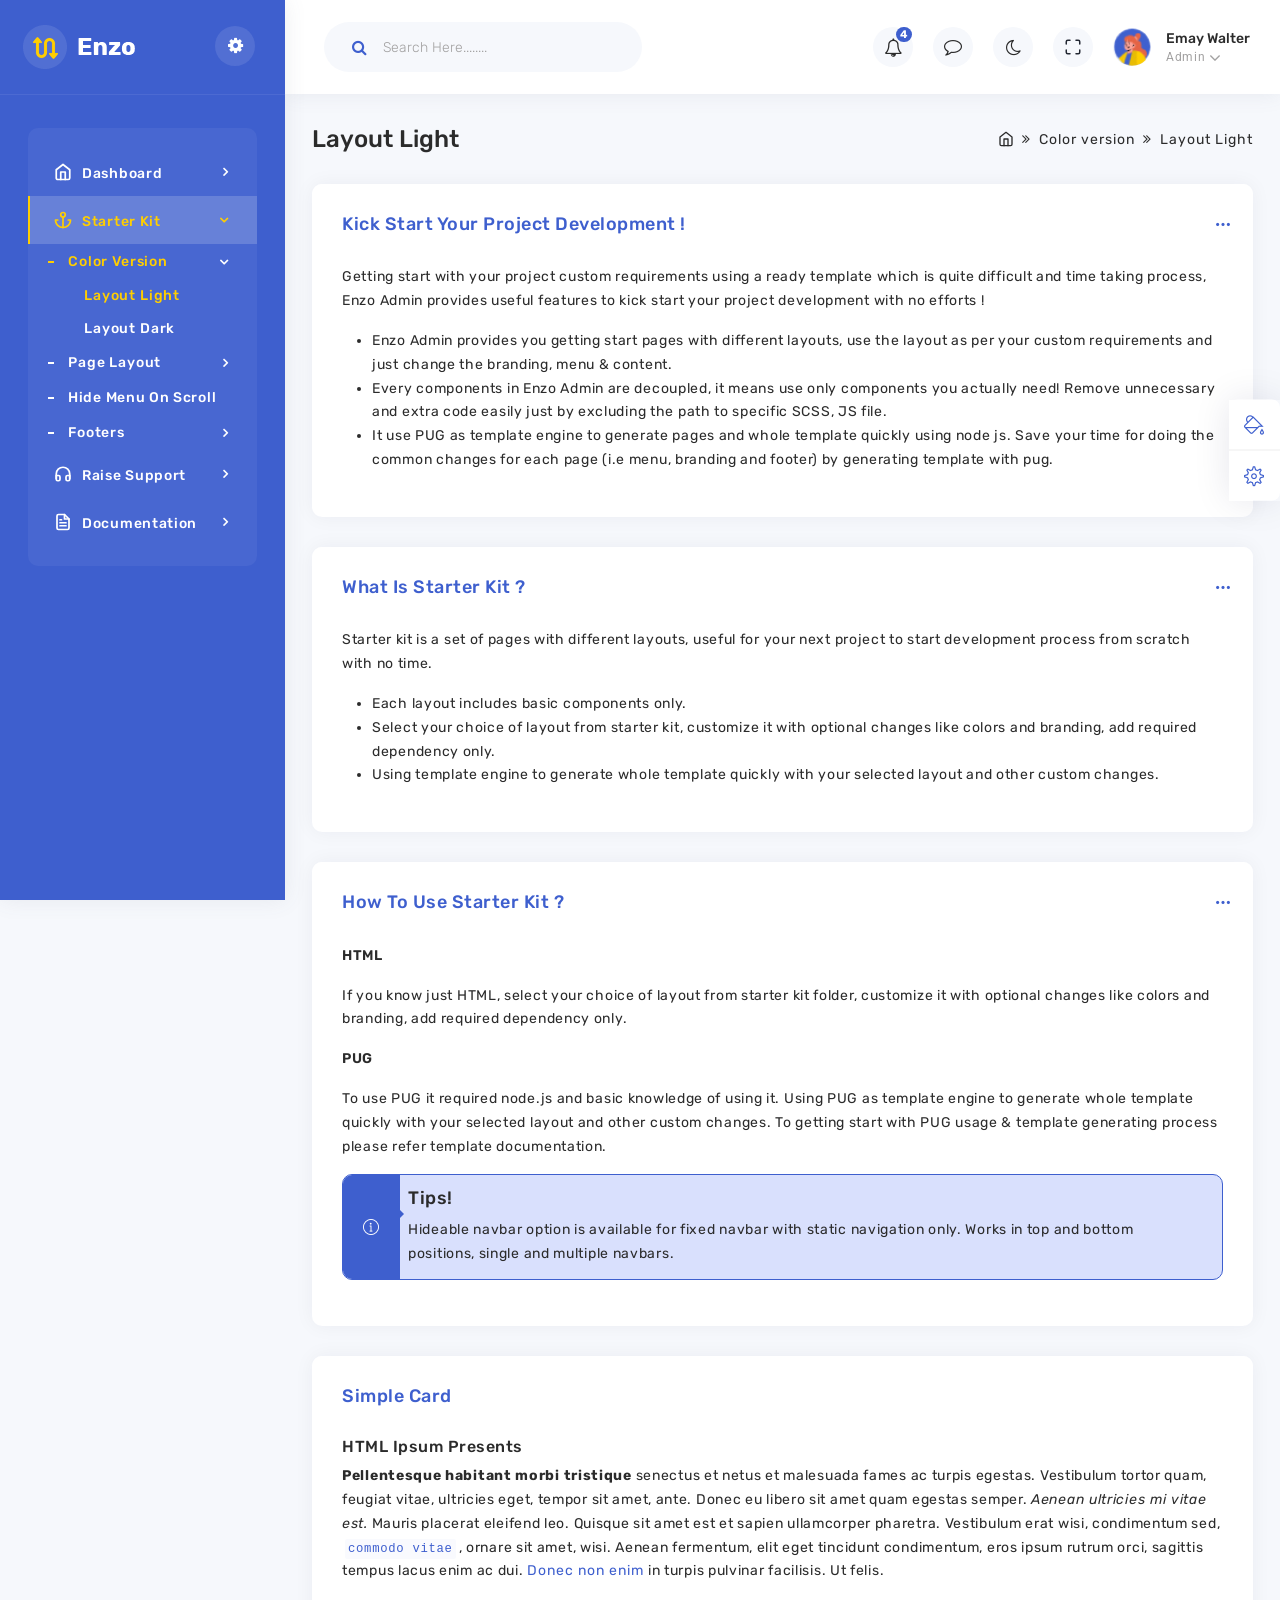
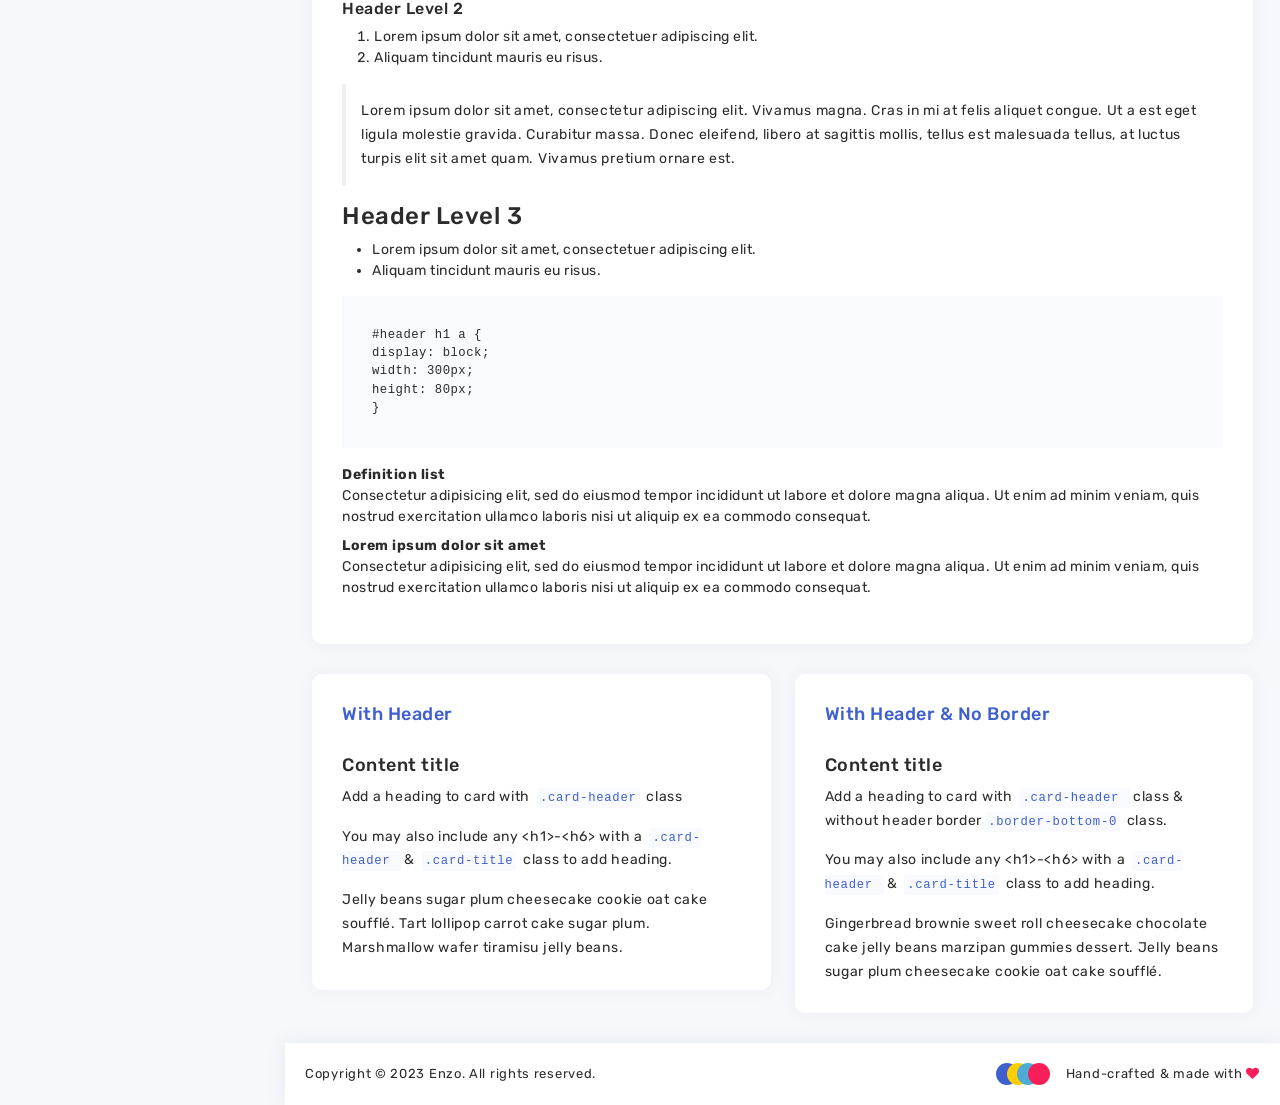
<file: starter-kit/index.html>
<!DOCTYPE html>
<html lang="en">
  <head>
    <meta http-equiv="Content-Type" content="text/html; charset=UTF-8">
    <meta http-equiv="X-UA-Compatible" content="IE=edge">
    <meta name="viewport" content="width=device-width, initial-scale=1.0">
    <meta name="description" content="Enzo admin is super flexible, powerful, clean &amp; modern responsive bootstrap 5 admin template with unlimited possibilities.">
    <meta name="keywords" content="admin template, Enzo admin template, dashboard template, flat admin template, responsive admin template, web app">
    <meta name="author" content="pixelstrap">
    <link rel="icon" href="../assets/images/favicon/favicon.png" type="image/x-icon">
    <link rel="shortcut icon" href="../assets/images/favicon/favicon.png" type="image/x-icon">
    <title>Enzo - Premium Admin Template</title>
    <!-- Google font-->
    <link rel="preconnect" href="https://fonts.googleapis.com">
    <link rel="preconnect" href="https://fonts.gstatic.com" crossorigin>
    <link href="https://fonts.googleapis.com/css2?family=Rubik:ital,wght@0,300;0,400;0,500;0,600;0,700;0,800;0,900;1,300;1,400;1,500;1,600;1,700;1,800;1,900&amp;display=swap" rel="stylesheet">
    <link href="https://fonts.googleapis.com/css2?family=Montserrat:ital,wght@0,100;0,200;0,300;0,400;0,500;0,600;0,700;0,800;0,900;1,100;1,200;1,300;1,400;1,500;1,600;1,700;1,800;1,900&amp;display=swap" rel="stylesheet">
    <link href="https://fonts.googleapis.com/css2?family=Roboto:ital,wght@0,100;0,300;0,400;0,500;0,700;0,900;1,100;1,300;1,400;1,500;1,700;1,900&amp;display=swap" rel="stylesheet">
    <link rel="stylesheet" type="text/css" href="../assets/css/vendors/font-awesome.css">
    <!-- ico-font-->
    <link rel="stylesheet" type="text/css" href="../assets/css/vendors/icofont.css">
    <!-- Themify icon-->
    <link rel="stylesheet" type="text/css" href="../assets/css/vendors/themify.css">
    <!-- Flag icon-->
    <link rel="stylesheet" type="text/css" href="../assets/css/vendors/flag-icon.css">
    <!-- Feather icon-->
    <link rel="stylesheet" type="text/css" href="../assets/css/vendors/feather-icon.css">
    <!-- Plugins css start-->
    <link rel="stylesheet" type="text/css" href="../assets/css/vendors/scrollbar.css">
    <link rel="stylesheet" type="text/css" href="../assets/css/vendors/prism.css">
    <!-- Plugins css Ends-->
    <!-- Bootstrap css-->
    <link rel="stylesheet" type="text/css" href="../assets/css/vendors/bootstrap.css">
    <!-- App css-->
    <link rel="stylesheet" type="text/css" href="../assets/css/style.css">
    <link id="color" rel="stylesheet" href="../assets/css/color-1.css" media="screen">
    <!-- Responsive css-->
    <link rel="stylesheet" type="text/css" href="../assets/css/responsive.css">
  </head>
  <body>
    <!-- tap on top starts-->
    <div class="tap-top"><i data-feather="chevrons-up"></i></div>
    <!-- tap on tap ends-->
    <!-- Loader starts-->
    <div class="loader-wrapper">
      <div class="loader"></div>
    </div>
    <!-- Loader ends-->
    <!-- page-wrapper Start-->
    <div class="page-wrapper compact-wrapper" id="pageWrapper">
      <!-- Page Header Start-->
      <div class="page-header">
        <div class="header-wrapper row m-0">
          <form class="form-inline search-full col" action="#" method="get">
            <div class="form-group w-100">
              <div class="Typeahead Typeahead--twitterUsers">
                <div class="u-posRelative">
                  <input class="demo-input Typeahead-input form-control-plaintext w-100" type="text" placeholder="Search In Enzo .." name="q" title="" autofocus>
                  <div class="spinner-border Typeahead-spinner" role="status"><span class="sr-only">Loading...</span></div><i class="close-search" data-feather="x"></i>
                </div>
                <div class="Typeahead-menu"></div>
              </div>
            </div>
          </form>
          <div class="header-logo-wrapper col-auto p-0">
            <div class="logo-wrapper"><a href="index.html"><img class="img-fluid" src="../assets/images/logo/login.png" alt=""></a></div>
            <div class="toggle-sidebar"><i class="status_toggle middle sidebar-toggle" data-feather="align-center"></i></div>
          </div>
          <div class="left-header col horizontal-wrapper ps-0">
            <div class="input-group">
              <div class="input-group-prepend"><span class="input-group-text mobile-search"><i class="fa fa-search"></i></span></div>
              <input class="form-control" type="text" placeholder="Search Here........">
            </div>
          </div>
          <div class="nav-right col-8 pull-right right-header p-0">
            <ul class="nav-menus">             
              <li class="onhover-dropdown">
                <div class="notification-box"><i class="fa fa-bell-o"> </i><span class="badge rounded-pill badge-primary">4                                </span></div>
                <ul class="notification-dropdown onhover-show-div">
                  <li><i data-feather="bell">            </i>
                    <h6 class="f-18 mb-0">Notifications</h6>
                  </li>
                  <li><a href="../template/email_read.html">
                      <p><i class="fa fa-circle-o me-3 font-primary"> </i>Delivery processing <span class="pull-right">10 min.</span></p></a></li>
                  <li><a href="../template/email_read.html">
                      <p><i class="fa fa-circle-o me-3 font-success"></i>Order Complete<span class="pull-right">1 hr</span></p></a></li>
                  <li><a href="../template/email_read.html">
                      <p><i class="fa fa-circle-o me-3 font-info"></i>Tickets Generated<span class="pull-right">3 hr</span></p></a></li>
                  <li><a href="../template/email_read.html"> 
                      <p><i class="fa fa-circle-o me-3 font-danger"></i>Delivery Complete<span class="pull-right">6 hr</span></p></a></li>
                  <li><a class="btn btn-primary" href="../template/email_read.html">Check all notification</a></li>
                </ul>
              </li>
              <li class="onhover-dropdown"><i class="fa fa-comment-o"></i>
                <ul class="chat-dropdown onhover-show-div">
                  <li><i data-feather="message-square"></i>
                    <h6 class="f-18 mb-0">Message Box                                    </h6>
                  </li>
                  <li>
                    <div class="d-flex"><img class="img-fluid rounded-circle me-3" src="../assets/images/user/1.jpg" alt="">
                      <div class="status-circle online"></div>
                      <div class="flex-grow-1"><a href="../template/chat.html"> <span>Ain Chavez</span>
                          <p>Do you want to go see movie?</p></a></div>
                      <p class="f-12 font-success">1 mins ago</p>
                    </div>
                  </li>
                  <li>
                    <div class="d-flex"><img class="img-fluid rounded-circle me-3" src="../assets/images/user/2.png" alt="">
                      <div class="status-circle online"></div>
                      <div class="flex-grow-1"><a href="../template/chat.html"> <span>Kori Thomas</span>
                          <p>What`s the project report update?</p></a></div>
                      <p class="f-12 font-success">3 mins ago</p>
                    </div>
                  </li>
                  <li>
                    <div class="d-flex"><img class="img-fluid rounded-circle me-3" src="../assets/images/dashboard/admins.png" alt="">
                      <div class="status-circle offline"></div>
                      <div class="flex-grow-1"><a href="../template/chat.html"> <span>Ain Chavez</span>
                          <p>Thank you for rating us.</p></a></div>
                      <p class="f-12 font-danger">9 mins ago</p>
                    </div>
                  </li>
                  <li class="text-center"> <a class="btn btn-primary" href="../template/chat.html">View All     </a></li>
                </ul>
              </li>
              <li>
                <div class="mode"><i class="fa fa-moon-o"></i></div>
              </li>
              <li class="maximize"><a class="text-dark" href="#!" onclick="javascript:toggleFullScreen()"><i data-feather="maximize"></i></a></li>
              <li class="profile-nav onhover-dropdown p-0 me-0">
                <div class="d-flex profile-media"><img class="b-r-50" src="../assets/images/dashboard/profile.jpg" alt="">
                  <div class="flex-grow-1"><span>Emay Walter</span>
                    <p class="mb-0 font-roboto">Admin <i class="middle fa fa-angle-down"></i></p>
                  </div>
                </div>
                <ul class="profile-dropdown onhover-show-div">
                  <li><a href="../template/user-profile.html"><i data-feather="user"></i><span>Account </span></a></li>
                  <li><a href="../template/email_inbox.html"><i data-feather="mail"></i><span>Inbox</span></a></li>
                  <li><a href="../template/kanban.html"><i data-feather="file-text"></i><span>Taskboard</span></a></li>
                  <li><a href="../template/login.html"><i data-feather="log-in"> </i><span>Log in</span></a></li>
                </ul>
              </li>
            </ul>
          </div>
          <script class="result-template" type="text/x-handlebars-template">
            <div class="ProfileCard u-cf">                        
            <div class="ProfileCard-avatar"><svg xmlns="http://www.w3.org/2000/svg" width="24" height="24" viewBox="0 0 24 24" fill="none" stroke="currentColor" stroke-width="2" stroke-linecap="round" stroke-linejoin="round" class="feather feather-airplay m-0"><path d="M5 17H4a2 2 0 0 1-2-2V5a2 2 0 0 1 2-2h16a2 2 0 0 1 2 2v10a2 2 0 0 1-2 2h-1"></path><polygon points="12 15 17 21 7 21 12 15"></polygon></svg></div>
            <div class="ProfileCard-details">
            <div class="ProfileCard-realName">{{name}}</div>
            </div>
            </div>
          </script>
          <script class="empty-template" type="text/x-handlebars-template"><div class="EmptyMessage">Your search turned up 0 results. This most likely means the backend is down, yikes!</div></script>
        </div>
      </div>
      <!-- Page Header Ends                              -->
      <!-- Page Body Start-->
      <div class="page-body-wrapper horizontal-menu">
        <!-- Page Sidebar Start-->
        <div class="sidebar-wrapper">
          <div>
            <div class="logo-wrapper"><a href="index.html"><img class="img-fluid for-light" src="../assets/images/logo/logo.png" alt=""></a>
              <div class="back-btn"><i class="fa fa-angle-left"></i></div>
              <div class="toggle-sidebar"><i class="fa fa-cog status_toggle middle sidebar-toggle"> </i></div>
            </div>
            <div class="logo-icon-wrapper"><a href="index.html"><img class="img-fluid" src="../assets/images/logo/logo-icon1.png" alt=""></a></div>
            <nav class="sidebar-main">
              <div class="left-arrow" id="left-arrow"><i data-feather="arrow-left"></i></div>
              <div id="sidebar-menu">
                <ul class="sidebar-links" id="simple-bar">
                  <li class="back-btn">
                    <div class="mobile-back text-end"><span>Back</span><i class="fa fa-angle-right ps-2" aria-hidden="true"></i></div>
                  </li>
                  <li class="menu-box"> 
                    <ul>
                      <li class="sidebar-list"><a class="sidebar-link sidebar-title" href="../template/index.html" target="_blank"><i data-feather="home"></i><span>Dashboard</span></a></li>
                      <li class="sidebar-list"><a class="sidebar-link sidebar-title" href="javascript:void(0)"><i data-feather="anchor"></i><span>Starter kit</span></a>
                        <ul class="sidebar-submenu">
                          <li><a class="submenu-title" href="javascript:void(0)">Color version<span class="sub-arrow"><i class="fa fa-chevron-right"></i></span></a>
                            <ul class="nav-sub-childmenu submenu-content">
                              <li><a href="index.html">Layout Light</a></li>
                              <li><a href="layout-dark.html">Layout Dark</a></li>
                            </ul>
                          </li>
                          <li>     <a class="submenu-title" href="javascript:void(0)">Page layout<span class="sub-arrow"><i class="fa fa-chevron-right"></i></span></a>
                            <ul class="nav-sub-childmenu submenu-content">
                              <li><a href="boxed.html">Boxed</a></li>
                              <li><a href="layout-rtl.html">RTL</a></li>
                            </ul>
                          </li>
                          <li><a href="hide-on-scroll.html"><span>Hide menu on Scroll</span></a></li>
                          <li>     <a class="submenu-title" href="javascript:void(0)">Footers<span class="sub-arrow"><i class="fa fa-chevron-right"></i></span></a>
                            <ul class="nav-sub-childmenu submenu-content">
                              <li><a href="footer-light.html">Footer Light</a></li>
                              <li><a href="footer-dark.html">Footer Dark</a></li>
                              <li><a href="footer-fixed.html">Footer Fixed</a></li>
                            </ul>
                          </li>
                        </ul>
                      </li>
                      <li class="sidebar-list"><a class="sidebar-link sidebar-title" href="https://pixelstrap.freshdesk.com/support/home" target="_blank"><i data-feather="headphones"></i><span>Raise Support</span></a></li>
                      <li class="sidebar-list"><a class="sidebar-link sidebar-title" href="../documentation/document/index.html" target="_blank"><i data-feather="file-text"></i><span>Documentation                                    </span></a></li>
                    </ul>
                  </li>
                </ul>
              </div>
              <div class="right-arrow" id="right-arrow"><i data-feather="arrow-right"></i></div>
            </nav>
          </div>
        </div>
        <!-- Page Sidebar Ends-->
        <div class="page-body">
          <div class="container-fluid">
            <div class="page-title">
              <div class="row">
                <div class="col-sm-6">
                  <h3>Layout Light</h3>
                </div>
                <div class="col-sm-6">
                  <ol class="breadcrumb">
                    <li class="breadcrumb-item"><a href="index.html">                                       <i data-feather="home"></i></a></li>
                    <li class="breadcrumb-item">Color version</li>
                    <li class="breadcrumb-item active">Layout light</li>
                  </ol>
                </div>
              </div>
            </div>
          </div>
          <!-- Container-fluid starts-->
          <div class="container-fluid">
            <div class="row starter-main">
              <div class="col-sm-12">
                <div class="card">
                  <div class="card-header pb-0">
                    <h5>Kick start your project development !</h5>
                    <div class="card-header-right">
                      <ul class="list-unstyled card-option">
                        <li><i class="icon-more-alt"></i></li>
                        <li><i class="view-html fa fa-code"></i></li>
                        <li><i class="icofont icofont-maximize full-card"></i></li>
                        <li><i class="icofont icofont-minus minimize-card"></i></li>
                        <li><i class="icofont icofont-refresh reload-card"></i></li>
                        <li><i class="icofont icofont-error close-card"></i></li>
                      </ul>
                    </div>
                  </div>
                  <div class="card-body">
                    <p>Getting start with your project custom requirements using a ready template which is quite difficult and time taking process, Enzo Admin provides useful features to kick start your project development with no efforts !</p>
                    <ul>
                      <li>
                        <p>Enzo Admin provides you getting start pages with different layouts, use the layout as per your custom requirements and just change the branding, menu & content.</p>
                      </li>
                      <li>
                        <p>Every components in Enzo Admin are decoupled, it means use only components you actually need! Remove unnecessary and extra code easily just by excluding the path to specific SCSS, JS file.</p>
                      </li>
                      <li>
                        <p>It use PUG as template engine to generate pages and whole template quickly using node js. Save your time for doing the common changes for each page (i.e menu, branding and footer) by generating template with pug.</p>
                      </li>
                    </ul>
                    <div class="code-box-copy">
                      <button class="code-box-copy__btn btn-clipboard" data-clipboard-target="#example-head" title="Copy"><i class="icofont icofont-copy-alt"></i></button>
                      <pre><code class="language-html" id="example-head">&lt;!-- Cod Box Copy begin --&gt;
&lt;p&gt;Getting start with your project custom requirements using a ready template which is quite difficult and time taking process, Enzo Admin provides useful features to kick start your project development with no efforts !&lt;/p&gt;
&lt;ul&gt;
&lt;li&gt;&lt;p&gt;Enzo Admin provides you getting start pages with different layouts, use the layout as per your custom requirements and just change the branding, menu & content.&lt;/p&gt;&lt;/li&gt;
&lt;li&gt;&lt;p&gt;Every components in Enzo Admin are decoupled, it means use only components you actually need! Remove unnecessary and extra code easily just by excluding the path to specific SCSS, JS file.&lt;/p&gt;&lt;/li&gt;
&lt;li&gt;&lt;p&gt;It use PUG as template engine to generate pages and whole template quickly using node js. Save your time for doing the common changes for each page (i.e menu, branding and footer) by generating template with pug.&lt;/p&gt;&lt;/li&gt;
&lt;/ul&gt;
&lt;!-- Cod Box Copy end --&gt;</code></pre>
                    </div>
                  </div>
                </div>
              </div>
              <div class="col-sm-12">
                <div class="card">
                  <div class="card-header pb-0">
                    <h5>What is starter kit ?</h5>
                    <div class="card-header-right">
                      <ul class="list-unstyled card-option">
                        <li><i class="icon-more-alt"></i></li>
                        <li><i class="view-html fa fa-code"></i></li>
                        <li><i class="icofont icofont-maximize full-card"></i></li>
                        <li><i class="icofont icofont-minus minimize-card"></i></li>
                        <li><i class="icofont icofont-refresh reload-card"></i></li>
                        <li><i class="icofont icofont-error close-card"></i></li>
                      </ul>
                    </div>
                  </div>
                  <div class="card-body">
                    <p>Starter kit is a set of pages with different layouts, useful for your next project to start development process from scratch with no time.</p>
                    <ul>
                      <li>
                        <p>Each layout includes basic components only.</p>
                      </li>
                      <li>
                        <p>Select your choice of layout from starter kit, customize it with optional changes like colors and branding, add required dependency only.</p>
                      </li>
                      <li>
                        <p>Using template engine to generate whole template quickly with your selected layout and other custom changes. </p>
                      </li>
                    </ul>
                    <div class="code-box-copy">
                      <button class="code-box-copy__btn btn-clipboard" data-clipboard-target="#example-head1" title="Copy"><i class="icofont icofont-copy-alt"></i></button>
                      <pre><code class="language-html" id="example-head1">&lt;!-- Cod Box Copy begin --&gt;
&lt;p&gt;Starter kit is a set of pages with different layouts, useful for your next project to start development process from scratch with no time. &lt;/p&gt;
&lt;ul&gt;
&lt;li&gt;&lt;p&gt;Each layout includes basic components only.&lt;/p&gt;&lt;/li&gt;
&lt;li&gt;&lt;p&gt;Select your choice of layout from starter kit, customize it with optional changes like colors and branding, add required dependency only.&lt;/p&gt;&lt;/li&gt;
&lt;li&gt;&lt;p&gt;Using template engine to generate whole template quickly with your selected layout and other custom changes.&lt;/p&gt;&lt;/li&gt;
&lt;/ul&gt;
&lt;!-- Cod Box Copy end --&gt;</code></pre>
                    </div>
                  </div>
                </div>
              </div>
              <div class="col-sm-12">
                <div class="card">
                  <div class="card-header pb-0">
                    <h5>How to use starter kit ?</h5>
                    <div class="card-header-right">
                      <ul class="list-unstyled card-option">
                        <li><i class="icon-more-alt"></i></li>
                        <li><i class="view-html fa fa-code"></i></li>
                        <li><i class="icofont icofont-maximize full-card"></i></li>
                        <li><i class="icofont icofont-minus minimize-card"></i></li>
                        <li><i class="icofont icofont-refresh reload-card"></i></li>
                        <li><i class="icofont icofont-error close-card"></i></li>
                      </ul>
                    </div>
                  </div>
                  <div class="card-body">
                    <p><span class="f-w-600">HTML</span></p>
                    <p>If you know just HTML, select your choice of layout from starter kit folder, customize it with optional changes like colors and branding, add required dependency only.</p>
                    <p><span class="f-w-600">PUG</span></p>
                    <p>To use PUG it required node.js and basic knowledge of using it. Using PUG as template engine to generate whole template quickly with your selected layout and other custom changes. To getting start with PUG usage & template generating process please refer template documentation.</p>
                    <div class="alert alert-primary inverse" role="alert"><i class="icon-info-alt"></i>
                      <h5>Tips!</h5>
                      <p>Hideable navbar option is available for fixed navbar with static navigation only. Works in top and bottom positions, single and multiple navbars.</p>
                    </div>
                    <div class="code-box-copy">
                      <button class="code-box-copy__btn btn-clipboard" data-clipboard-target="#example-head2" title="Copy"><i class="icofont icofont-copy-alt"></i></button>
                      <pre><code class="language-html" id="example-head2">&lt;!-- Cod Box Copy begin --&gt;
&lt;p&gt;&lt;span class="f-w-600"&gt;HTML&lt;/span&gt;&lt;/p&gt;
&lt;p&gt;If you know just HTML, select your choice of layout from starter kit folder, customize it with optional changes like colors and branding, add required dependency only.&lt;/p&gt;
&lt;p&gt;&lt;span class="f-w-600"&gt;PUG&lt;/span&gt;&lt;/p&gt;
&lt;p&gt;To use PUG it required node.js and basic knowledge of using it. Using PUG as template engine to generate whole template quickly with your selected layout and other custom changes. To getting start with PUG usage & template generating process please refer template documentation.&lt;/p&gt;
&lt;div class="alert alert-primary inverse" role="alert"&gt;
&lt;i class="icon-info-alt"&gt;&lt;/i&gt;
&lt;h5&gt;Tips!&lt;/h5&gt;
&lt;p&gt;Hideable navbar option is available for fixed navbar with static navigation only. Works in top and bottom positions, single and multiple navbars.&lt;/p&gt;
&lt;/div&gt;
&lt;!-- Cod Box Copy end --&gt;</code></pre>
                    </div>
                  </div>
                </div>
              </div>
              <div class="col-sm-12">
                <div class="card">
                  <div class="card-header pb-0">
                    <h5>Simple Card</h5>
                  </div>
                  <div class="card-body">
                    <h6>HTML Ipsum Presents</h6>
                    <p><strong>Pellentesque habitant morbi tristique</strong> senectus et netus et malesuada fames ac turpis egestas. Vestibulum tortor quam, feugiat vitae, ultricies eget, tempor sit amet, ante. Donec eu libero sit amet quam egestas
                                                          semper. <em>Aenean ultricies mi vitae est.</em> Mauris placerat eleifend leo. Quisque sit amet est et sapien ullamcorper pharetra. Vestibulum erat wisi, condimentum sed, <code>commodo vitae</code>, ornare sit amet, wisi. Aenean
                                                          fermentum, elit eget tincidunt condimentum, eros ipsum rutrum orci, sagittis tempus lacus enim ac dui. <a href="javascript:void(0)">Donec non enim</a> in turpis pulvinar facilisis. Ut felis.
                    </p>
                    <h6>Header Level 2</h6>
                    <ol>
                      <li>Lorem ipsum dolor sit amet, consectetuer adipiscing elit.</li>
                      <li>Aliquam tincidunt mauris eu risus.</li>
                    </ol>
                    <div class="figure d-block">
                      <blockquote class="blockquote">
                        <p>
                          Lorem ipsum dolor sit amet, consectetur adipiscing elit. Vivamus magna. Cras in mi at felis aliquet congue. Ut a est eget ligula molestie gravida. Curabitur massa. Donec eleifend, libero at sagittis mollis, tellus est malesuada
                          tellus, at luctus turpis elit sit amet quam. Vivamus pretium ornare est.
                        </p>
                      </blockquote>
                    </div>
                    <h4>Header Level<span> 3</span></h4>
                    <ul>
                      <li>Lorem ipsum dolor sit amet, consectetuer adipiscing elit.</li>
                      <li>Aliquam tincidunt mauris eu risus.</li>
                    </ul>
                    <pre>#header h1 a {
  display: block;
  width: 300px;
  height: 80px;
}</pre>
                    <dl>
                      <dt>Definition list</dt>
                      <dd>Consectetur adipisicing elit, sed do eiusmod tempor incididunt ut labore et dolore magna aliqua. Ut enim ad minim veniam, quis nostrud exercitation ullamco laboris nisi ut aliquip ex ea commodo consequat.</dd>
                      <dt>Lorem ipsum dolor sit amet</dt>
                      <dd>Consectetur adipisicing elit, sed do eiusmod tempor incididunt ut labore et dolore magna aliqua. Ut enim ad minim veniam, quis nostrud exercitation ullamco laboris nisi ut aliquip ex ea commodo consequat.</dd>
                    </dl>
                  </div>
                </div>
              </div>
              <div class="col-md-6">
                <div class="card">
                  <div class="card-header pb-0">
                    <h5>With Header</h5>
                  </div>
                  <div class="card-body">
                    <h5>Content title</h5>
                    <p>Add a heading to card with <code>.card-header</code> class</p>
                    <p>You may also include any &lt;h1&gt;-&lt;h6&gt; with a <code>.card-header </code> & <code>.card-title</code> class to add heading.</p>
                    <p>Jelly beans sugar plum cheesecake cookie oat cake soufflé. Tart lollipop carrot cake sugar plum. Marshmallow wafer tiramisu jelly beans.</p>
                  </div>
                </div>
              </div>
              <div class="col-md-6">
                <div class="card">
                  <div class="card-header pb-0 card-no-border">
                    <h5>With Header & No Border</h5>
                  </div>
                  <div class="card-body">
                    <h5>Content title</h5>
                    <p>Add a heading to card with <code>.card-header </code> class & without header border<code>.border-bottom-0</code> class.</p>
                    <p>You may also include any &lt;h1&gt;-&lt;h6&gt; with a <code>.card-header </code> & <code>.card-title</code> class to add heading.</p>
                    <p>Gingerbread brownie sweet roll cheesecake chocolate cake jelly beans marzipan gummies dessert. Jelly beans sugar plum cheesecake cookie oat cake soufflé.</p>
                  </div>
                </div>
              </div>
            </div>
          </div>
          <!-- Container-fluid Ends-->
        </div>
        <!-- footer start-->
        <footer class="footer">
          <div class="container-fluid">
            <div class="row">
              <div class="col-md-6 p-0 footer-left">
                <p class="mb-0">Copyright © 2023 Enzo. All rights reserved.</p>
              </div>
              <div class="col-md-6 p-0 footer-right">
                <ul class="color-varient">
                  <li></li>
                  <li></li>
                  <li></li>
                  <li></li>
                </ul>
                <p class="mb-0 ms-3">Hand-crafted & made with <i class="fa fa-heart font-danger"></i></p>
              </div>
            </div>
          </div>
        </footer>
      </div>
    </div>
    <!-- latest jquery-->
    <script src="../assets/js/jquery-3.6.0.min.js"></script>
    <!-- Bootstrap js-->
    <script src="../assets/js/bootstrap/bootstrap.bundle.min.js"></script>
    <!-- feather icon js-->
    <script src="../assets/js/icons/feather-icon/feather.min.js"></script>
    <script src="../assets/js/icons/feather-icon/feather-icon.js"></script>
    <!-- scrollbar js-->
    <script src="../assets/js/scrollbar/simplebar.js"></script>
    <script src="../assets/js/scrollbar/custom.js"></script>
    <!-- Sidebar jquery-->
    <script src="../assets/js/config.js"></script>
    <!-- Plugins JS start-->
    <script src="../assets/js/sidebar-menu.js"></script>
    <script src="../assets/js/prism/prism.min.js"></script>
    <script src="../assets/js/clipboard/clipboard.min.js"></script>
    <script src="../assets/js/custom-card/custom-card.js"></script>
    <script src="../assets/js/typeahead/handlebars.js"></script>
    <script src="../assets/js/typeahead/typeahead.bundle.js"></script>
    <script src="../assets/js/typeahead/typeahead.custom.js"></script>
    <script src="../assets/js/typeahead-search/handlebars.js"></script>
    <script src="../assets/js/typeahead-search/typeahead-custom.js"></script>
    <script src="../assets/js/tooltip-init.js"></script>
    <!-- Plugins JS Ends-->
    <!-- Theme js-->
    <script src="../assets/js/script.js"></script>
    <script src="../assets/js/theme-customizer/customizer.js"></script>
    <!-- login js-->
    <!-- Plugin used-->
  </body>
</html>
</file>
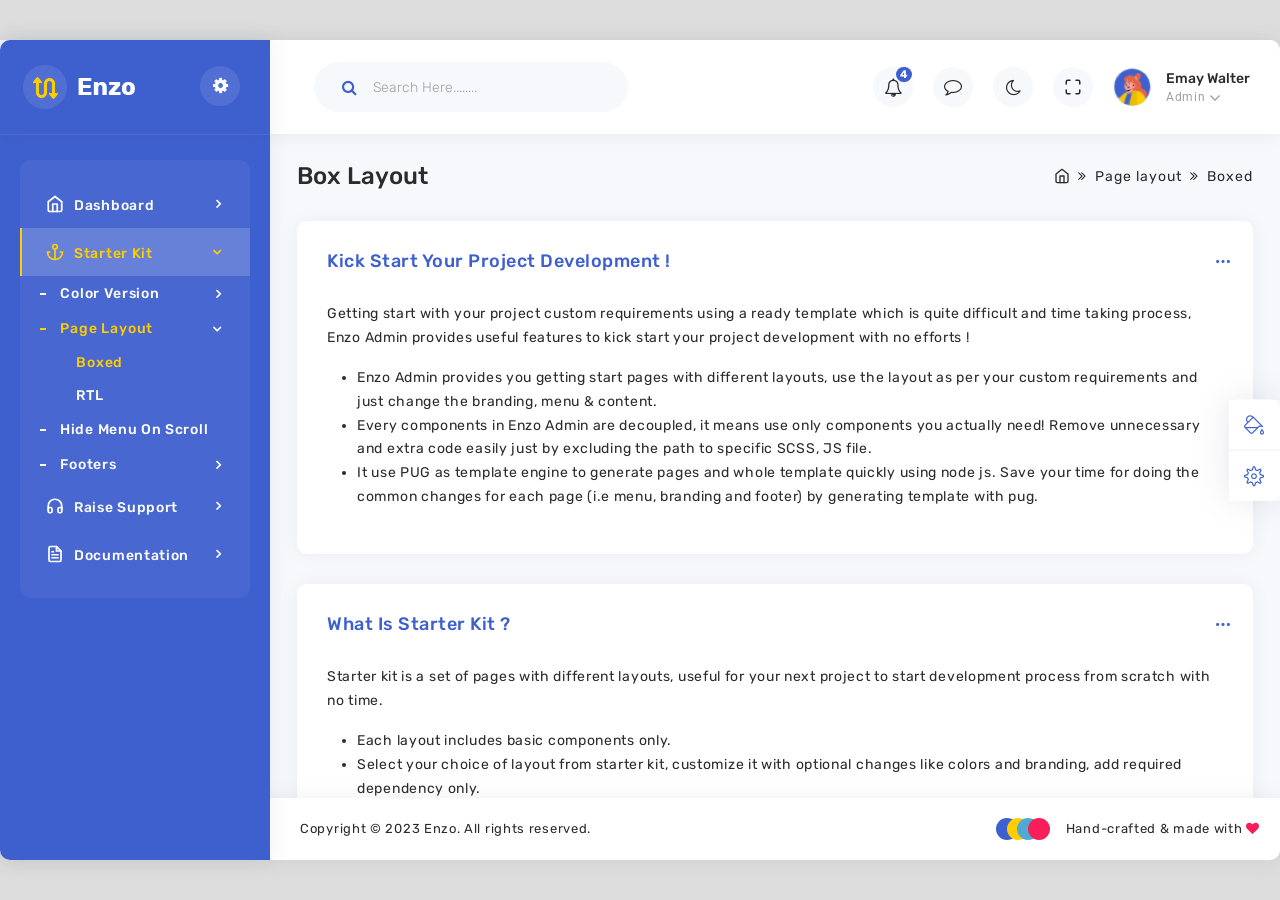
<file: starter-kit/boxed.html>
<!DOCTYPE html>
<html lang="en">
  <head>
    <meta http-equiv="Content-Type" content="text/html; charset=UTF-8">
    <meta http-equiv="X-UA-Compatible" content="IE=edge">
    <meta name="viewport" content="width=device-width, initial-scale=1.0">
    <meta name="description" content="Enzo admin is super flexible, powerful, clean &amp; modern responsive bootstrap 5 admin template with unlimited possibilities.">
    <meta name="keywords" content="admin template, Enzo admin template, dashboard template, flat admin template, responsive admin template, web app">
    <meta name="author" content="pixelstrap">
    <link rel="icon" href="../assets/images/favicon/favicon.png" type="image/x-icon">
    <link rel="shortcut icon" href="../assets/images/favicon/favicon.png" type="image/x-icon">
    <title>Enzo - Premium Admin Template</title>
    <!-- Google font-->
    <link rel="preconnect" href="https://fonts.googleapis.com">
    <link rel="preconnect" href="https://fonts.gstatic.com" crossorigin>
    <link href="https://fonts.googleapis.com/css2?family=Rubik:ital,wght@0,300;0,400;0,500;0,600;0,700;0,800;0,900;1,300;1,400;1,500;1,600;1,700;1,800;1,900&amp;display=swap" rel="stylesheet">
    <link href="https://fonts.googleapis.com/css2?family=Montserrat:ital,wght@0,100;0,200;0,300;0,400;0,500;0,600;0,700;0,800;0,900;1,100;1,200;1,300;1,400;1,500;1,600;1,700;1,800;1,900&amp;display=swap" rel="stylesheet">
    <link href="https://fonts.googleapis.com/css2?family=Roboto:ital,wght@0,100;0,300;0,400;0,500;0,700;0,900;1,100;1,300;1,400;1,500;1,700;1,900&amp;display=swap" rel="stylesheet">
    <link rel="stylesheet" type="text/css" href="../assets/css/vendors/font-awesome.css">
    <!-- ico-font-->
    <link rel="stylesheet" type="text/css" href="../assets/css/vendors/icofont.css">
    <!-- Themify icon-->
    <link rel="stylesheet" type="text/css" href="../assets/css/vendors/themify.css">
    <!-- Flag icon-->
    <link rel="stylesheet" type="text/css" href="../assets/css/vendors/flag-icon.css">
    <!-- Feather icon-->
    <link rel="stylesheet" type="text/css" href="../assets/css/vendors/feather-icon.css">
    <!-- Plugins css start-->
    <link rel="stylesheet" type="text/css" href="../assets/css/vendors/scrollbar.css">
    <link rel="stylesheet" type="text/css" href="../assets/css/vendors/prism.css">
    <!-- Plugins css Ends-->
    <!-- Bootstrap css-->
    <link rel="stylesheet" type="text/css" href="../assets/css/vendors/bootstrap.css">
    <!-- App css-->
    <link rel="stylesheet" type="text/css" href="../assets/css/style.css">
    <link id="color" rel="stylesheet" href="../assets/css/color-1.css" media="screen">
    <!-- Responsive css-->
    <link rel="stylesheet" type="text/css" href="../assets/css/responsive.css">
  </head>
  <body class="box-layout">
    <!-- tap on top starts-->
    <div class="tap-top"><i data-feather="chevrons-up"></i></div>
    <!-- tap on tap ends-->
    <!-- Loader starts-->
    <div class="loader-wrapper">
      <div class="loader"></div>
    </div>
    <!-- Loader ends-->
    <!-- page-wrapper Start-->
    <div class="page-wrapper compact-wrapper" id="pageWrapper">
      <!-- Page Header Start-->
      <div class="page-header">
        <div class="header-wrapper row m-0">
          <form class="form-inline search-full col" action="#" method="get">
            <div class="form-group w-100">
              <div class="Typeahead Typeahead--twitterUsers">
                <div class="u-posRelative">
                  <input class="demo-input Typeahead-input form-control-plaintext w-100" type="text" placeholder="Search In Enzo .." name="q" title="" autofocus>
                  <div class="spinner-border Typeahead-spinner" role="status"><span class="sr-only">Loading...</span></div><i class="close-search" data-feather="x"></i>
                </div>
                <div class="Typeahead-menu"></div>
              </div>
            </div>
          </form>
          <div class="header-logo-wrapper col-auto p-0">
            <div class="logo-wrapper"><a href="index.html"><img class="img-fluid" src="../assets/images/logo/login.png" alt=""></a></div>
            <div class="toggle-sidebar"><i class="status_toggle middle sidebar-toggle" data-feather="align-center"></i></div>
          </div>
          <div class="left-header col horizontal-wrapper ps-0">
            <div class="input-group">
              <div class="input-group-prepend"><span class="input-group-text mobile-search"><i class="fa fa-search"></i></span></div>
              <input class="form-control" type="text" placeholder="Search Here........">
            </div>
          </div>
          <div class="nav-right col-8 pull-right right-header p-0">
            <ul class="nav-menus">             
              <li class="onhover-dropdown">
                <div class="notification-box"><i class="fa fa-bell-o"> </i><span class="badge rounded-pill badge-primary">4                                </span></div>
                <ul class="notification-dropdown onhover-show-div">
                  <li><i data-feather="bell">            </i>
                    <h6 class="f-18 mb-0">Notifications</h6>
                  </li>
                  <li><a href="../template/email_read.html">
                      <p><i class="fa fa-circle-o me-3 font-primary"> </i>Delivery processing <span class="pull-right">10 min.</span></p></a></li>
                  <li><a href="../template/email_read.html">
                      <p><i class="fa fa-circle-o me-3 font-success"></i>Order Complete<span class="pull-right">1 hr</span></p></a></li>
                  <li><a href="../template/email_read.html">
                      <p><i class="fa fa-circle-o me-3 font-info"></i>Tickets Generated<span class="pull-right">3 hr</span></p></a></li>
                  <li><a href="../template/email_read.html"> 
                      <p><i class="fa fa-circle-o me-3 font-danger"></i>Delivery Complete<span class="pull-right">6 hr</span></p></a></li>
                  <li><a class="btn btn-primary" href="../template/email_read.html">Check all notification</a></li>
                </ul>
              </li>
              <li class="onhover-dropdown"><i class="fa fa-comment-o"></i>
                <ul class="chat-dropdown onhover-show-div">
                  <li><i data-feather="message-square"></i>
                    <h6 class="f-18 mb-0">Message Box                                    </h6>
                  </li>
                  <li>
                    <div class="d-flex"><img class="img-fluid rounded-circle me-3" src="../assets/images/user/1.jpg" alt="">
                      <div class="status-circle online"></div>
                      <div class="flex-grow-1"><a href="../template/chat.html"> <span>Ain Chavez</span>
                          <p>Do you want to go see movie?</p></a></div>
                      <p class="f-12 font-success">1 mins ago</p>
                    </div>
                  </li>
                  <li>
                    <div class="d-flex"><img class="img-fluid rounded-circle me-3" src="../assets/images/user/2.png" alt="">
                      <div class="status-circle online"></div>
                      <div class="flex-grow-1"><a href="../template/chat.html"> <span>Kori Thomas</span>
                          <p>What`s the project report update?</p></a></div>
                      <p class="f-12 font-success">3 mins ago</p>
                    </div>
                  </li>
                  <li>
                    <div class="d-flex"><img class="img-fluid rounded-circle me-3" src="../assets/images/dashboard/admins.png" alt="">
                      <div class="status-circle offline"></div>
                      <div class="flex-grow-1"><a href="../template/chat.html"> <span>Ain Chavez</span>
                          <p>Thank you for rating us.</p></a></div>
                      <p class="f-12 font-danger">9 mins ago</p>
                    </div>
                  </li>
                  <li class="text-center"> <a class="btn btn-primary" href="../template/chat.html">View All     </a></li>
                </ul>
              </li>
              <li>
                <div class="mode"><i class="fa fa-moon-o"></i></div>
              </li>
              <li class="maximize"><a class="text-dark" href="#!" onclick="javascript:toggleFullScreen()"><i data-feather="maximize"></i></a></li>
              <li class="profile-nav onhover-dropdown p-0 me-0">
                <div class="d-flex profile-media"><img class="b-r-50" src="../assets/images/dashboard/profile.jpg" alt="">
                  <div class="flex-grow-1"><span>Emay Walter</span>
                    <p class="mb-0 font-roboto">Admin <i class="middle fa fa-angle-down"></i></p>
                  </div>
                </div>
                <ul class="profile-dropdown onhover-show-div">
                  <li><a href="../template/user-profile.html"><i data-feather="user"></i><span>Account </span></a></li>
                  <li><a href="../template/email_inbox.html"><i data-feather="mail"></i><span>Inbox</span></a></li>
                  <li><a href="../template/kanban.html"><i data-feather="file-text"></i><span>Taskboard</span></a></li>
                  <li><a href="../template/login.html"><i data-feather="log-in"> </i><span>Log in</span></a></li>
                </ul>
              </li>
            </ul>
          </div>
          <script class="result-template" type="text/x-handlebars-template">
            <div class="ProfileCard u-cf">                        
            <div class="ProfileCard-avatar"><svg xmlns="http://www.w3.org/2000/svg" width="24" height="24" viewBox="0 0 24 24" fill="none" stroke="currentColor" stroke-width="2" stroke-linecap="round" stroke-linejoin="round" class="feather feather-airplay m-0"><path d="M5 17H4a2 2 0 0 1-2-2V5a2 2 0 0 1 2-2h16a2 2 0 0 1 2 2v10a2 2 0 0 1-2 2h-1"></path><polygon points="12 15 17 21 7 21 12 15"></polygon></svg></div>
            <div class="ProfileCard-details">
            <div class="ProfileCard-realName">{{name}}</div>
            </div>
            </div>
          </script>
          <script class="empty-template" type="text/x-handlebars-template"><div class="EmptyMessage">Your search turned up 0 results. This most likely means the backend is down, yikes!</div></script>
        </div>
      </div>
      <!-- Page Header Ends                              -->
      <!-- Page Body Start-->
      <div class="page-body-wrapper horizontal-menu">
        <!-- Page Sidebar Start-->
        <div class="sidebar-wrapper">
          <div>
            <div class="logo-wrapper"><a href="index.html"><img class="img-fluid for-light" src="../assets/images/logo/logo.png" alt=""></a>
              <div class="back-btn"><i class="fa fa-angle-left"></i></div>
              <div class="toggle-sidebar"><i class="fa fa-cog status_toggle middle sidebar-toggle"> </i></div>
            </div>
            <div class="logo-icon-wrapper"><a href="index.html"><img class="img-fluid" src="../assets/images/logo/logo-icon1.png" alt=""></a></div>
            <nav class="sidebar-main">
              <div class="left-arrow" id="left-arrow"><i data-feather="arrow-left"></i></div>
              <div id="sidebar-menu">
                <ul class="sidebar-links" id="simple-bar">
                  <li class="back-btn">
                    <div class="mobile-back text-end"><span>Back</span><i class="fa fa-angle-right ps-2" aria-hidden="true"></i></div>
                  </li>
                  <li class="menu-box"> 
                    <ul>
                      <li class="sidebar-list"><a class="sidebar-link sidebar-title" href="../template/index.html" target="_blank"><i data-feather="home"></i><span>Dashboard</span></a></li>
                      <li class="sidebar-list"><a class="sidebar-link sidebar-title" href="javascript:void(0)"><i data-feather="anchor"></i><span>Starter kit</span></a>
                        <ul class="sidebar-submenu">
                          <li><a class="submenu-title" href="javascript:void(0)">Color version<span class="sub-arrow"><i class="fa fa-chevron-right"></i></span></a>
                            <ul class="nav-sub-childmenu submenu-content">
                              <li><a href="index.html">Layout Light</a></li>
                              <li><a href="layout-dark.html">Layout Dark</a></li>
                            </ul>
                          </li>
                          <li>     <a class="submenu-title" href="javascript:void(0)">Page layout<span class="sub-arrow"><i class="fa fa-chevron-right"></i></span></a>
                            <ul class="nav-sub-childmenu submenu-content">
                              <li><a href="boxed.html">Boxed</a></li>
                              <li><a href="layout-rtl.html">RTL</a></li>
                            </ul>
                          </li>
                          <li><a href="hide-on-scroll.html"><span>Hide menu on Scroll</span></a></li>
                          <li>     <a class="submenu-title" href="javascript:void(0)">Footers<span class="sub-arrow"><i class="fa fa-chevron-right"></i></span></a>
                            <ul class="nav-sub-childmenu submenu-content">
                              <li><a href="footer-light.html">Footer Light</a></li>
                              <li><a href="footer-dark.html">Footer Dark</a></li>
                              <li><a href="footer-fixed.html">Footer Fixed</a></li>
                            </ul>
                          </li>
                        </ul>
                      </li>
                      <li class="sidebar-list"><a class="sidebar-link sidebar-title" href="https://pixelstrap.freshdesk.com/support/home" target="_blank"><i data-feather="headphones"></i><span>Raise Support</span></a></li>
                      <li class="sidebar-list"><a class="sidebar-link sidebar-title" href="../documentation/document/index.html" target="_blank"><i data-feather="file-text"></i><span>Documentation                                    </span></a></li>
                    </ul>
                  </li>
                </ul>
              </div>
              <div class="right-arrow" id="right-arrow"><i data-feather="arrow-right"></i></div>
            </nav>
          </div>
        </div>
        <!-- Page Sidebar Ends-->
        <div class="page-body">
          <div class="container-fluid">
            <div class="page-title">
              <div class="row">
                <div class="col-sm-6">
                  <h3>Box Layout</h3>
                </div>
                <div class="col-sm-6">
                  <ol class="breadcrumb">
                    <li class="breadcrumb-item"><a href="index.html">                                       <i data-feather="home"></i></a></li>
                    <li class="breadcrumb-item">Page layout</li>
                    <li class="breadcrumb-item active">Boxed</li>
                  </ol>
                </div>
              </div>
            </div>
          </div>
          <!-- Container-fluid starts-->
          <div class="container-fluid">
            <div class="row starter-main">
              <div class="col-sm-12">
                <div class="card">
                  <div class="card-header pb-0">
                    <h5>Kick start your project development !</h5>
                    <div class="card-header-right">
                      <ul class="list-unstyled card-option">
                        <li><i class="icon-more-alt"></i></li>
                        <li><i class="view-html fa fa-code"></i></li>
                        <li><i class="icofont icofont-maximize full-card"></i></li>
                        <li><i class="icofont icofont-minus minimize-card"></i></li>
                        <li><i class="icofont icofont-refresh reload-card"></i></li>
                        <li><i class="icofont icofont-error close-card"></i></li>
                      </ul>
                    </div>
                  </div>
                  <div class="card-body">
                    <p>Getting start with your project custom requirements using a ready template which is quite difficult and time taking process, Enzo Admin provides useful features to kick start your project development with no efforts !</p>
                    <ul>
                      <li>
                        <p>Enzo Admin provides you getting start pages with different layouts, use the layout as per your custom requirements and just change the branding, menu & content.</p>
                      </li>
                      <li>
                        <p>Every components in Enzo Admin are decoupled, it means use only components you actually need! Remove unnecessary and extra code easily just by excluding the path to specific SCSS, JS file.</p>
                      </li>
                      <li>
                        <p>It use PUG as template engine to generate pages and whole template quickly using node js. Save your time for doing the common changes for each page (i.e menu, branding and footer) by generating template with pug.</p>
                      </li>
                    </ul>
                    <div class="code-box-copy">
                      <button class="code-box-copy__btn btn-clipboard" data-clipboard-target="#example-head" title="Copy"><i class="icofont icofont-copy-alt"></i></button>
                      <pre><code class="language-html" id="example-head">&lt;!-- Cod Box Copy begin --&gt;
&lt;p&gt;Getting start with your project custom requirements using a ready template which is quite difficult and time taking process, Enzo Admin provides useful features to kick start your project development with no efforts !&lt;/p&gt;
&lt;ul&gt;
&lt;li&gt;&lt;p&gt;Enzo Admin provides you getting start pages with different layouts, use the layout as per your custom requirements and just change the branding, menu & content.&lt;/p&gt;&lt;/li&gt;
&lt;li&gt;&lt;p&gt;Every components in Enzo Admin are decoupled, it means use only components you actually need! Remove unnecessary and extra code easily just by excluding the path to specific SCSS, JS file.&lt;/p&gt;&lt;/li&gt;
&lt;li&gt;&lt;p&gt;It use PUG as template engine to generate pages and whole template quickly using node js. Save your time for doing the common changes for each page (i.e menu, branding and footer) by generating template with pug.&lt;/p&gt;&lt;/li&gt;
&lt;/ul&gt;
&lt;!-- Cod Box Copy end --&gt;</code></pre>
                    </div>
                  </div>
                </div>
              </div>
              <div class="col-sm-12">
                <div class="card">
                  <div class="card-header pb-0">
                    <h5>What is starter kit ?</h5>
                    <div class="card-header-right">
                      <ul class="list-unstyled card-option">
                        <li><i class="icon-more-alt"></i></li>
                        <li><i class="view-html fa fa-code"></i></li>
                        <li><i class="icofont icofont-maximize full-card"></i></li>
                        <li><i class="icofont icofont-minus minimize-card"></i></li>
                        <li><i class="icofont icofont-refresh reload-card"></i></li>
                        <li><i class="icofont icofont-error close-card"></i></li>
                      </ul>
                    </div>
                  </div>
                  <div class="card-body">
                    <p>Starter kit is a set of pages with different layouts, useful for your next project to start development process from scratch with no time.</p>
                    <ul>
                      <li>
                        <p>Each layout includes basic components only.</p>
                      </li>
                      <li>
                        <p>Select your choice of layout from starter kit, customize it with optional changes like colors and branding, add required dependency only.</p>
                      </li>
                      <li>
                        <p>Using template engine to generate whole template quickly with your selected layout and other custom changes. </p>
                      </li>
                    </ul>
                    <div class="code-box-copy">
                      <button class="code-box-copy__btn btn-clipboard" data-clipboard-target="#example-head1" title="Copy"><i class="icofont icofont-copy-alt"></i></button>
                      <pre><code class="language-html" id="example-head1">&lt;!-- Cod Box Copy begin --&gt;
&lt;p&gt;Starter kit is a set of pages with different layouts, useful for your next project to start development process from scratch with no time. &lt;/p&gt;
&lt;ul&gt;
&lt;li&gt;&lt;p&gt;Each layout includes basic components only.&lt;/p&gt;&lt;/li&gt;
&lt;li&gt;&lt;p&gt;Select your choice of layout from starter kit, customize it with optional changes like colors and branding, add required dependency only.&lt;/p&gt;&lt;/li&gt;
&lt;li&gt;&lt;p&gt;Using template engine to generate whole template quickly with your selected layout and other custom changes.&lt;/p&gt;&lt;/li&gt;
&lt;/ul&gt;
&lt;!-- Cod Box Copy end --&gt;</code></pre>
                    </div>
                  </div>
                </div>
              </div>
              <div class="col-sm-12">
                <div class="card">
                  <div class="card-header pb-0">
                    <h5>How to use starter kit ?</h5>
                    <div class="card-header-right">
                      <ul class="list-unstyled card-option">
                        <li><i class="icon-more-alt"></i></li>
                        <li><i class="view-html fa fa-code"></i></li>
                        <li><i class="icofont icofont-maximize full-card"></i></li>
                        <li><i class="icofont icofont-minus minimize-card"></i></li>
                        <li><i class="icofont icofont-refresh reload-card"></i></li>
                        <li><i class="icofont icofont-error close-card"></i></li>
                      </ul>
                    </div>
                  </div>
                  <div class="card-body">
                    <p><span class="f-w-600">HTML</span></p>
                    <p>If you know just HTML, select your choice of layout from starter kit folder, customize it with optional changes like colors and branding, add required dependency only.</p>
                    <p><span class="f-w-600">PUG</span></p>
                    <p>To use PUG it required node.js and basic knowledge of using it. Using PUG as template engine to generate whole template quickly with your selected layout and other custom changes. To getting start with PUG usage & template generating process please refer template documentation.</p>
                    <div class="alert alert-primary inverse" role="alert"><i class="icon-info-alt"></i>
                      <h5>Tips!</h5>
                      <p>Hideable navbar option is available for fixed navbar with static navigation only. Works in top and bottom positions, single and multiple navbars.</p>
                    </div>
                    <div class="code-box-copy">
                      <button class="code-box-copy__btn btn-clipboard" data-clipboard-target="#example-head2" title="Copy"><i class="icofont icofont-copy-alt"></i></button>
                      <pre><code class="language-html" id="example-head2">&lt;!-- Cod Box Copy begin --&gt;
&lt;p&gt;&lt;span class="f-w-600"&gt;HTML&lt;/span&gt;&lt;/p&gt;
&lt;p&gt;If you know just HTML, select your choice of layout from starter kit folder, customize it with optional changes like colors and branding, add required dependency only.&lt;/p&gt;
&lt;p&gt;&lt;span class="f-w-600"&gt;PUG&lt;/span&gt;&lt;/p&gt;
&lt;p&gt;To use PUG it required node.js and basic knowledge of using it. Using PUG as template engine to generate whole template quickly with your selected layout and other custom changes. To getting start with PUG usage & template generating process please refer template documentation.&lt;/p&gt;
&lt;div class="alert alert-primary inverse" role="alert"&gt;
&lt;i class="icon-info-alt"&gt;&lt;/i&gt;
&lt;h5&gt;Tips!&lt;/h5&gt;
&lt;p&gt;Hideable navbar option is available for fixed navbar with static navigation only. Works in top and bottom positions, single and multiple navbars.&lt;/p&gt;
&lt;/div&gt;
&lt;!-- Cod Box Copy end --&gt;</code></pre>
                    </div>
                  </div>
                </div>
              </div>
              <div class="col-sm-12">
                <div class="card">
                  <div class="card-header pb-0">
                    <h5>Simple Card</h5>
                  </div>
                  <div class="card-body">
                    <h6>HTML Ipsum Presents</h6>
                    <p><strong>Pellentesque habitant morbi tristique</strong> senectus et netus et malesuada fames ac turpis egestas. Vestibulum tortor quam, feugiat vitae, ultricies eget, tempor sit amet, ante. Donec eu libero sit amet quam egestas
                                                          semper. <em>Aenean ultricies mi vitae est.</em> Mauris placerat eleifend leo. Quisque sit amet est et sapien ullamcorper pharetra. Vestibulum erat wisi, condimentum sed, <code>commodo vitae</code>, ornare sit amet, wisi. Aenean
                                                          fermentum, elit eget tincidunt condimentum, eros ipsum rutrum orci, sagittis tempus lacus enim ac dui. <a href="javascript:void(0)">Donec non enim</a> in turpis pulvinar facilisis. Ut felis.
                    </p>
                    <h6>Header Level 2</h6>
                    <ol>
                      <li>Lorem ipsum dolor sit amet, consectetuer adipiscing elit.</li>
                      <li>Aliquam tincidunt mauris eu risus.</li>
                    </ol>
                    <blockquote>
                      <p>
                        Lorem ipsum dolor sit amet, consectetur adipiscing elit. Vivamus magna. Cras in mi at felis aliquet congue. Ut a est eget ligula molestie gravida. Curabitur massa. Donec eleifend, libero at sagittis mollis, tellus est malesuada
                        tellus, at luctus turpis elit sit amet quam. Vivamus pretium ornare est.
                      </p>
                    </blockquote>
                    <h4>Header Level<span> 3</span></h4>
                    <ul>
                      <li>Lorem ipsum dolor sit amet, consectetuer adipiscing elit.</li>
                      <li>Aliquam tincidunt mauris eu risus.</li>
                    </ul>
                    <pre>#header h1 a {
  display: block;
  width: 300px;
  height: 80px;
}</pre>
                    <dl>
                      <dt>Definition list</dt>
                      <dd>Consectetur adipisicing elit, sed do eiusmod tempor incididunt ut labore et dolore magna aliqua. Ut enim ad minim veniam, quis nostrud exercitation ullamco laboris nisi ut aliquip ex ea commodo consequat.</dd>
                      <dt>Lorem ipsum dolor sit amet</dt>
                      <dd>Consectetur adipisicing elit, sed do eiusmod tempor incididunt ut labore et dolore magna aliqua. Ut enim ad minim veniam, quis nostrud exercitation ullamco laboris nisi ut aliquip ex ea commodo consequat.</dd>
                    </dl>
                  </div>
                </div>
              </div>
              <div class="col-md-6">
                <div class="card">
                  <div class="card-header pb-0">
                    <h5>With Header</h5>
                  </div>
                  <div class="card-body">
                    <h5>Content title</h5>
                    <p>Add a heading to card with <code>.card-header</code> class</p>
                    <p>You may also include any &lt;h1&gt;-&lt;h6&gt; with a <code>.card-header </code> & <code>.card-title</code> class to add heading.</p>
                    <p>Jelly beans sugar plum cheesecake cookie oat cake soufflé. Tart lollipop carrot cake sugar plum. Marshmallow wafer tiramisu jelly beans.</p>
                  </div>
                </div>
              </div>
              <div class="col-md-6">
                <div class="card">
                  <div class="card-header pb-0 card-no-border">
                    <h5>With Header & No Border</h5>
                  </div>
                  <div class="card-body">
                    <h5>Content title</h5>
                    <p>Add a heading to card with <code>.card-header </code> class & without header border<code>.border-bottom-0</code> class.</p>
                    <p>You may also include any &lt;h1&gt;-&lt;h6&gt; with a <code>.card-header </code> & <code>.card-title</code> class to add heading.</p>
                    <p>Gingerbread brownie sweet roll cheesecake chocolate cake jelly beans marzipan gummies dessert. Jelly beans sugar plum cheesecake cookie oat cake soufflé.</p>
                  </div>
                </div>
              </div>
            </div>
          </div>
          <!-- Container-fluid Ends-->
        </div>
        <!-- footer start-->
        <footer class="footer">
          <div class="container-fluid">
            <div class="row">
              <div class="col-md-6 p-0 footer-left">
                <p class="mb-0">Copyright © 2023 Enzo. All rights reserved.</p>
              </div>
              <div class="col-md-6 p-0 footer-right">
                <ul class="color-varient">
                  <li></li>
                  <li></li>
                  <li></li>
                  <li></li>
                </ul>
                <p class="mb-0 ms-3">Hand-crafted & made with <i class="fa fa-heart font-danger"></i></p>
              </div>
            </div>
          </div>
        </footer>
      </div>
    </div>
    <!-- latest jquery-->
    <script src="../assets/js/jquery-3.6.0.min.js"></script>
    <!-- Bootstrap js-->
    <script src="../assets/js/bootstrap/bootstrap.bundle.min.js"></script>
    <!-- feather icon js-->
    <script src="../assets/js/icons/feather-icon/feather.min.js"></script>
    <script src="../assets/js/icons/feather-icon/feather-icon.js"></script>
    <!-- scrollbar js-->
    <script src="../assets/js/scrollbar/simplebar.js"></script>
    <script src="../assets/js/scrollbar/custom.js"></script>
    <!-- Sidebar jquery-->
    <script src="../assets/js/config.js"></script>
    <!-- Plugins JS start-->
    <script src="../assets/js/sidebar-menu.js"></script>
    <script src="../assets/js/prism/prism.min.js"></script>
    <script src="../assets/js/clipboard/clipboard.min.js"></script>
    <script src="../assets/js/custom-card/custom-card.js"></script>
    <script src="../assets/js/typeahead/handlebars.js"></script>
    <script src="../assets/js/typeahead/typeahead.bundle.js"></script>
    <script src="../assets/js/typeahead/typeahead.custom.js"></script>
    <script src="../assets/js/typeahead-search/handlebars.js"></script>
    <script src="../assets/js/typeahead-search/typeahead-custom.js"></script>
    <script src="../assets/js/tooltip-init.js"></script>
    <!-- Plugins JS Ends-->
    <!-- Theme js-->
    <script src="../assets/js/script.js"></script>
    <script src="../assets/js/theme-customizer/customizer.js"></script>
    <!-- login js-->
    <!-- Plugin used-->
  </body>
</html>
</file>
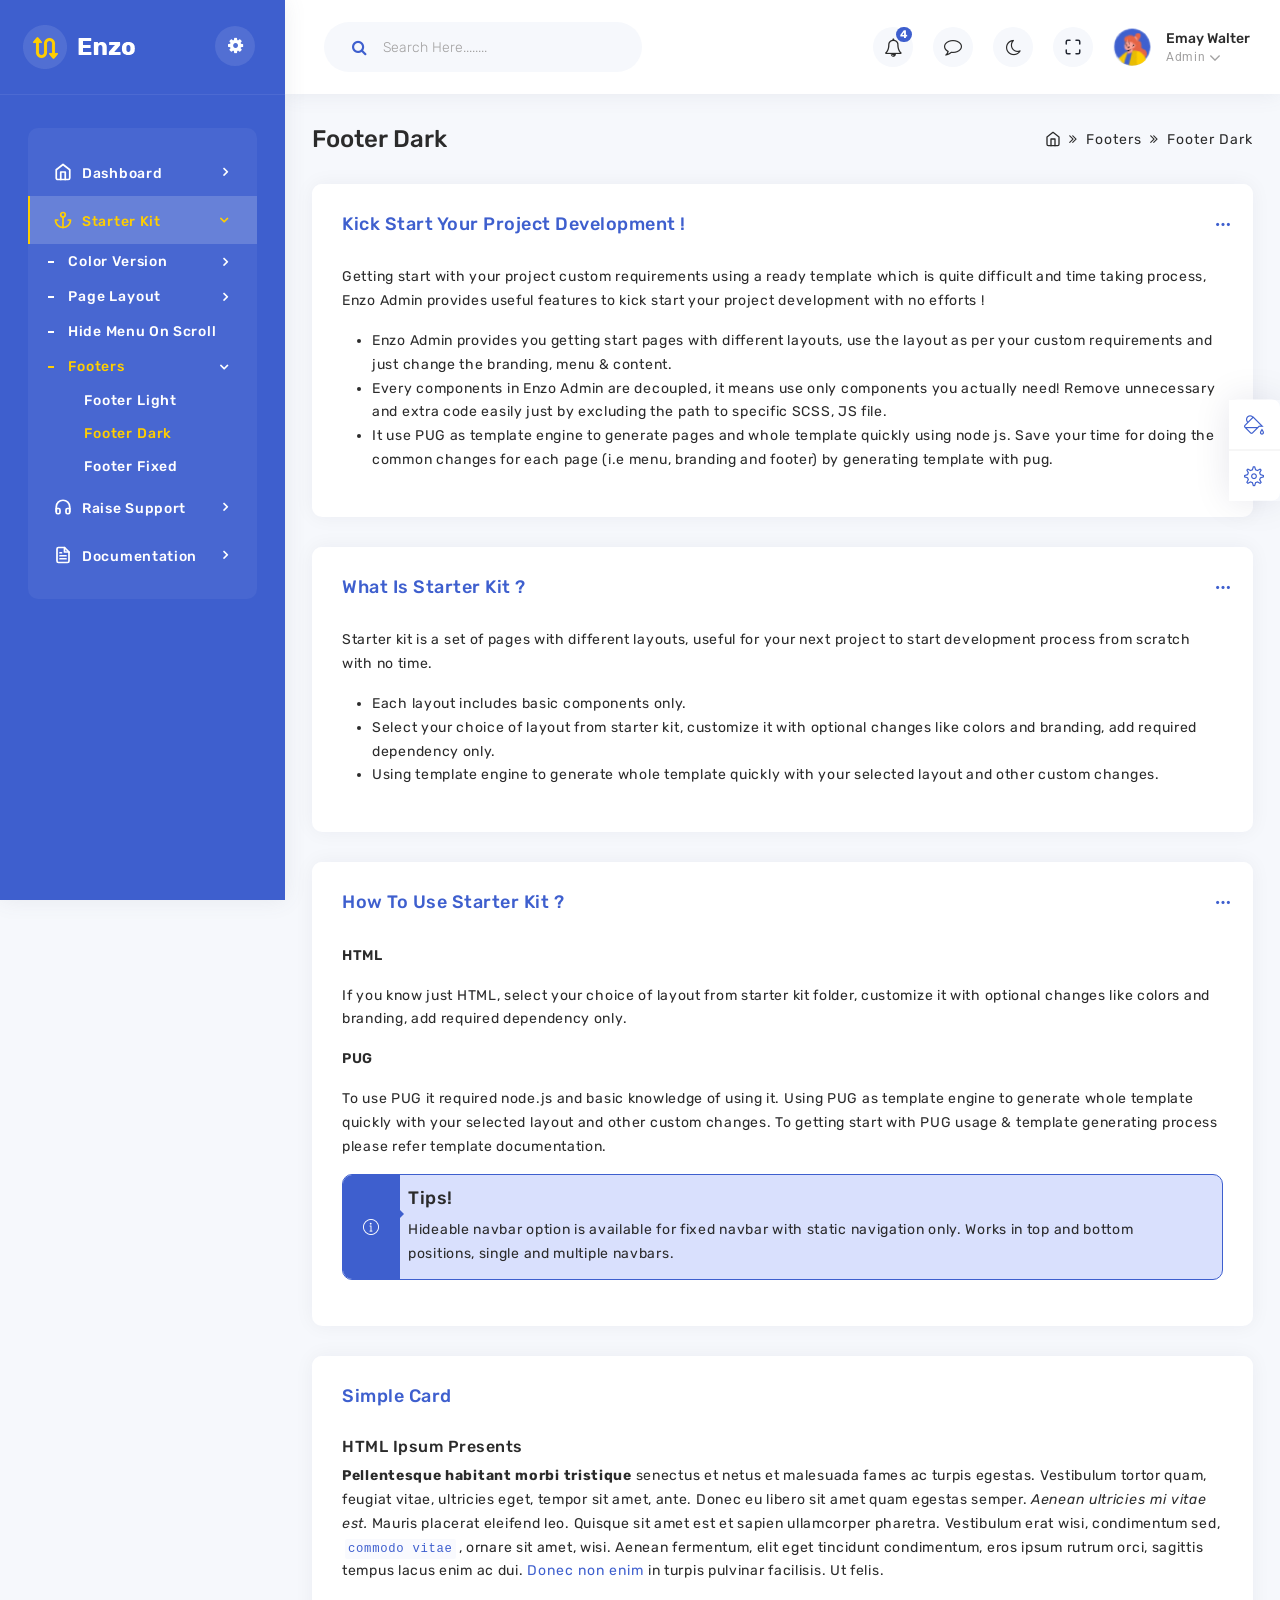
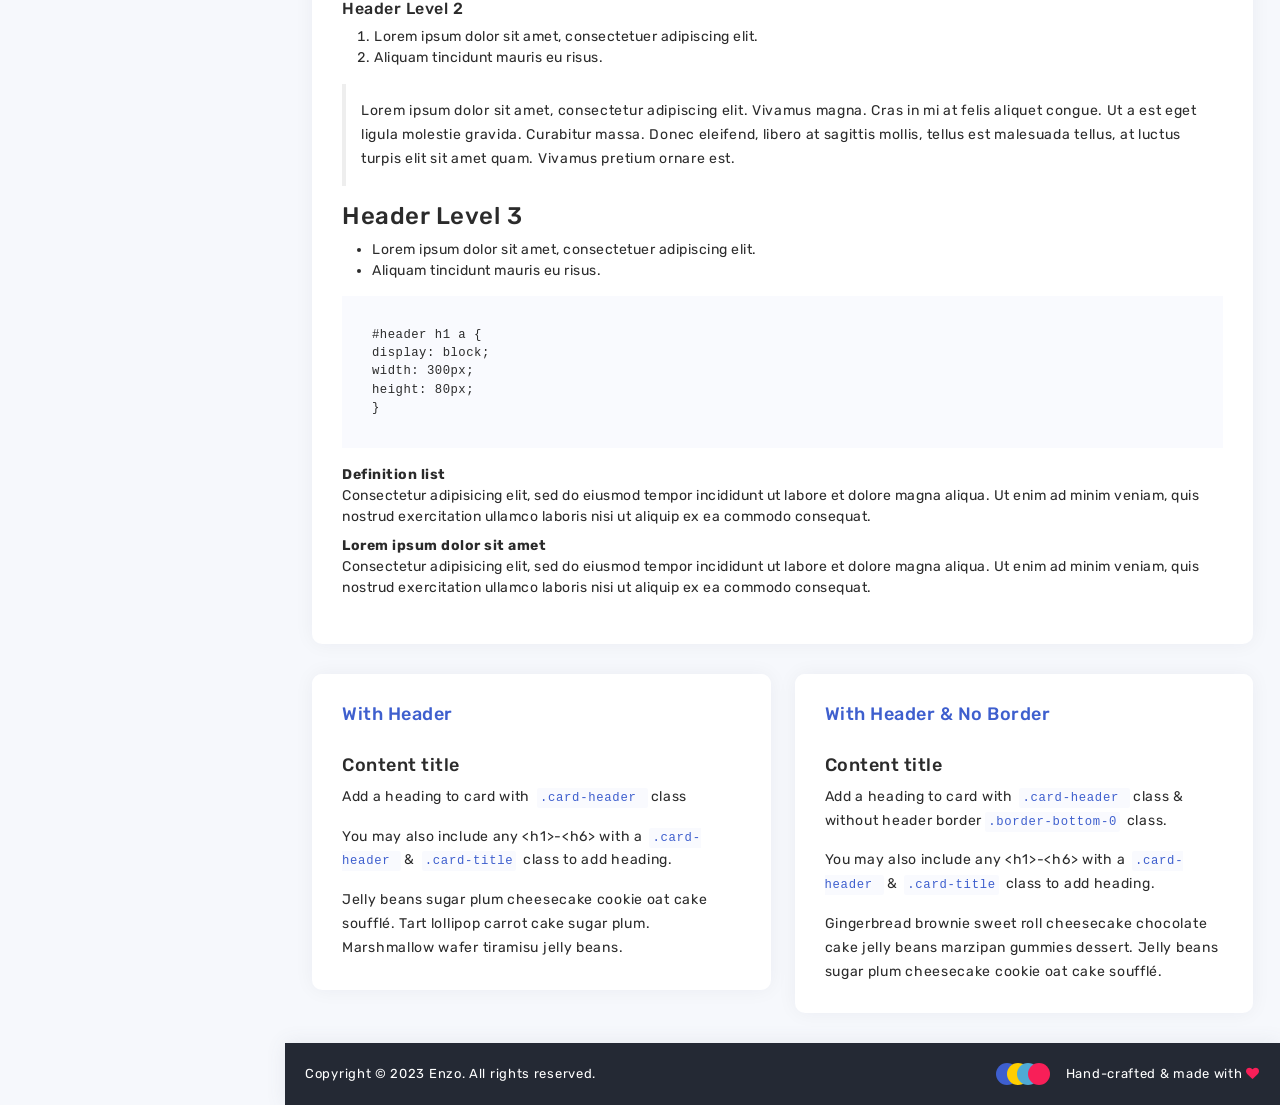
<file: starter-kit/footer-dark.html>
<!DOCTYPE html>
<html lang="en">
  <head>
    <meta http-equiv="Content-Type" content="text/html; charset=UTF-8">
    <meta http-equiv="X-UA-Compatible" content="IE=edge">
    <meta name="viewport" content="width=device-width, initial-scale=1.0">
    <meta name="description" content="Enzo admin is super flexible, powerful, clean &amp; modern responsive bootstrap 5 admin template with unlimited possibilities.">
    <meta name="keywords" content="admin template, Enzo admin template, dashboard template, flat admin template, responsive admin template, web app">
    <meta name="author" content="pixelstrap">
    <link rel="icon" href="../assets/images/favicon/favicon.png" type="image/x-icon">
    <link rel="shortcut icon" href="../assets/images/favicon/favicon.png" type="image/x-icon">
    <title>Enzo - Premium Admin Template</title>
    <!-- Google font-->
    <link rel="preconnect" href="https://fonts.googleapis.com">
    <link rel="preconnect" href="https://fonts.gstatic.com" crossorigin>
    <link href="https://fonts.googleapis.com/css2?family=Rubik:ital,wght@0,300;0,400;0,500;0,600;0,700;0,800;0,900;1,300;1,400;1,500;1,600;1,700;1,800;1,900&amp;display=swap" rel="stylesheet">
    <link href="https://fonts.googleapis.com/css2?family=Montserrat:ital,wght@0,100;0,200;0,300;0,400;0,500;0,600;0,700;0,800;0,900;1,100;1,200;1,300;1,400;1,500;1,600;1,700;1,800;1,900&amp;display=swap" rel="stylesheet">
    <link href="https://fonts.googleapis.com/css2?family=Roboto:ital,wght@0,100;0,300;0,400;0,500;0,700;0,900;1,100;1,300;1,400;1,500;1,700;1,900&amp;display=swap" rel="stylesheet">
    <link rel="stylesheet" type="text/css" href="../assets/css/vendors/font-awesome.css">
    <!-- ico-font-->
    <link rel="stylesheet" type="text/css" href="../assets/css/vendors/icofont.css">
    <!-- Themify icon-->
    <link rel="stylesheet" type="text/css" href="../assets/css/vendors/themify.css">
    <!-- Flag icon-->
    <link rel="stylesheet" type="text/css" href="../assets/css/vendors/flag-icon.css">
    <!-- Feather icon-->
    <link rel="stylesheet" type="text/css" href="../assets/css/vendors/feather-icon.css">
    <!-- Plugins css start-->
    <link rel="stylesheet" type="text/css" href="../assets/css/vendors/scrollbar.css">
    <link rel="stylesheet" type="text/css" href="../assets/css/vendors/prism.css">
    <!-- Plugins css Ends-->
    <!-- Bootstrap css-->
    <link rel="stylesheet" type="text/css" href="../assets/css/vendors/bootstrap.css">
    <!-- App css-->
    <link rel="stylesheet" type="text/css" href="../assets/css/style.css">
    <link id="color" rel="stylesheet" href="../assets/css/color-1.css" media="screen">
    <!-- Responsive css-->
    <link rel="stylesheet" type="text/css" href="../assets/css/responsive.css">
  </head>
  <body>
    <!-- tap on top starts-->
    <div class="tap-top"><i data-feather="chevrons-up"></i></div>
    <!-- tap on tap ends-->
    <!-- Loader starts-->
    <div class="loader-wrapper">
      <div class="loader"></div>
    </div>
    <!-- Loader ends-->
    <!-- page-wrapper Start-->
    <div class="page-wrapper compact-wrapper" id="pageWrapper">
      <!-- Page Header Start-->
      <div class="page-header">
        <div class="header-wrapper row m-0">
          <form class="form-inline search-full col" action="#" method="get">
            <div class="form-group w-100">
              <div class="Typeahead Typeahead--twitterUsers">
                <div class="u-posRelative">
                  <input class="demo-input Typeahead-input form-control-plaintext w-100" type="text" placeholder="Search In Enzo .." name="q" title="" autofocus>
                  <div class="spinner-border Typeahead-spinner" role="status"><span class="sr-only">Loading...</span></div><i class="close-search" data-feather="x"></i>
                </div>
                <div class="Typeahead-menu"></div>
              </div>
            </div>
          </form>
          <div class="header-logo-wrapper col-auto p-0">
            <div class="logo-wrapper"><a href="index.html"><img class="img-fluid" src="../assets/images/logo/login.png" alt=""></a></div>
            <div class="toggle-sidebar"><i class="status_toggle middle sidebar-toggle" data-feather="align-center"></i></div>
          </div>
          <div class="left-header col horizontal-wrapper ps-0">
            <div class="input-group">
              <div class="input-group-prepend"><span class="input-group-text mobile-search"><i class="fa fa-search"></i></span></div>
              <input class="form-control" type="text" placeholder="Search Here........">
            </div>
          </div>
          <div class="nav-right col-8 pull-right right-header p-0">
            <ul class="nav-menus">             
              <li class="onhover-dropdown">
                <div class="notification-box"><i class="fa fa-bell-o"> </i><span class="badge rounded-pill badge-primary">4                                </span></div>
                <ul class="notification-dropdown onhover-show-div">
                  <li><i data-feather="bell">            </i>
                    <h6 class="f-18 mb-0">Notifications</h6>
                  </li>
                  <li><a href="../template/email_read.html">
                      <p><i class="fa fa-circle-o me-3 font-primary"> </i>Delivery processing <span class="pull-right">10 min.</span></p></a></li>
                  <li><a href="../template/email_read.html">
                      <p><i class="fa fa-circle-o me-3 font-success"></i>Order Complete<span class="pull-right">1 hr</span></p></a></li>
                  <li><a href="../template/email_read.html">
                      <p><i class="fa fa-circle-o me-3 font-info"></i>Tickets Generated<span class="pull-right">3 hr</span></p></a></li>
                  <li><a href="../template/email_read.html"> 
                      <p><i class="fa fa-circle-o me-3 font-danger"></i>Delivery Complete<span class="pull-right">6 hr</span></p></a></li>
                  <li><a class="btn btn-primary" href="../template/email_read.html">Check all notification</a></li>
                </ul>
              </li>
              <li class="onhover-dropdown"><i class="fa fa-comment-o"></i>
                <ul class="chat-dropdown onhover-show-div">
                  <li><i data-feather="message-square"></i>
                    <h6 class="f-18 mb-0">Message Box                                    </h6>
                  </li>
                  <li>
                    <div class="d-flex"><img class="img-fluid rounded-circle me-3" src="../assets/images/user/1.jpg" alt="">
                      <div class="status-circle online"></div>
                      <div class="flex-grow-1"><a href="../template/chat.html"> <span>Ain Chavez</span>
                          <p>Do you want to go see movie?</p></a></div>
                      <p class="f-12 font-success">1 mins ago</p>
                    </div>
                  </li>
                  <li>
                    <div class="d-flex"><img class="img-fluid rounded-circle me-3" src="../assets/images/user/2.png" alt="">
                      <div class="status-circle online"></div>
                      <div class="flex-grow-1"><a href="../template/chat.html"> <span>Kori Thomas</span>
                          <p>What`s the project report update?</p></a></div>
                      <p class="f-12 font-success">3 mins ago</p>
                    </div>
                  </li>
                  <li>
                    <div class="d-flex"><img class="img-fluid rounded-circle me-3" src="../assets/images/dashboard/admins.png" alt="">
                      <div class="status-circle offline"></div>
                      <div class="flex-grow-1"><a href="../template/chat.html"> <span>Ain Chavez</span>
                          <p>Thank you for rating us.</p></a></div>
                      <p class="f-12 font-danger">9 mins ago</p>
                    </div>
                  </li>
                  <li class="text-center"> <a class="btn btn-primary" href="../template/chat.html">View All     </a></li>
                </ul>
              </li>
              <li>
                <div class="mode"><i class="fa fa-moon-o"></i></div>
              </li>
              <li class="maximize"><a class="text-dark" href="#!" onclick="javascript:toggleFullScreen()"><i data-feather="maximize"></i></a></li>
              <li class="profile-nav onhover-dropdown p-0 me-0">
                <div class="d-flex profile-media"><img class="b-r-50" src="../assets/images/dashboard/profile.jpg" alt="">
                  <div class="flex-grow-1"><span>Emay Walter</span>
                    <p class="mb-0 font-roboto">Admin <i class="middle fa fa-angle-down"></i></p>
                  </div>
                </div>
                <ul class="profile-dropdown onhover-show-div">
                  <li><a href="../template/user-profile.html"><i data-feather="user"></i><span>Account </span></a></li>
                  <li><a href="../template/email_inbox.html"><i data-feather="mail"></i><span>Inbox</span></a></li>
                  <li><a href="../template/kanban.html"><i data-feather="file-text"></i><span>Taskboard</span></a></li>
                  <li><a href="../template/login.html"><i data-feather="log-in"> </i><span>Log in</span></a></li>
                </ul>
              </li>
            </ul>
          </div>
          <script class="result-template" type="text/x-handlebars-template">
            <div class="ProfileCard u-cf">                        
            <div class="ProfileCard-avatar"><svg xmlns="http://www.w3.org/2000/svg" width="24" height="24" viewBox="0 0 24 24" fill="none" stroke="currentColor" stroke-width="2" stroke-linecap="round" stroke-linejoin="round" class="feather feather-airplay m-0"><path d="M5 17H4a2 2 0 0 1-2-2V5a2 2 0 0 1 2-2h16a2 2 0 0 1 2 2v10a2 2 0 0 1-2 2h-1"></path><polygon points="12 15 17 21 7 21 12 15"></polygon></svg></div>
            <div class="ProfileCard-details">
            <div class="ProfileCard-realName">{{name}}</div>
            </div>
            </div>
          </script>
          <script class="empty-template" type="text/x-handlebars-template"><div class="EmptyMessage">Your search turned up 0 results. This most likely means the backend is down, yikes!</div></script>
        </div>
      </div>
      <!-- Page Header Ends                              -->
      <!-- Page Body Start-->
      <div class="page-body-wrapper horizontal-menu">
        <!-- Page Sidebar Start-->
        <div class="sidebar-wrapper">
          <div>
            <div class="logo-wrapper"><a href="index.html"><img class="img-fluid for-light" src="../assets/images/logo/logo.png" alt=""></a>
              <div class="back-btn"><i class="fa fa-angle-left"></i></div>
              <div class="toggle-sidebar"><i class="fa fa-cog status_toggle middle sidebar-toggle"> </i></div>
            </div>
            <div class="logo-icon-wrapper"><a href="index.html"><img class="img-fluid" src="../assets/images/logo/logo-icon1.png" alt=""></a></div>
            <nav class="sidebar-main">
              <div class="left-arrow" id="left-arrow"><i data-feather="arrow-left"></i></div>
              <div id="sidebar-menu">
                <ul class="sidebar-links" id="simple-bar">
                  <li class="back-btn">
                    <div class="mobile-back text-end"><span>Back</span><i class="fa fa-angle-right ps-2" aria-hidden="true"></i></div>
                  </li>
                  <li class="menu-box"> 
                    <ul>
                      <li class="sidebar-list"><a class="sidebar-link sidebar-title" href="../template/index.html" target="_blank"><i data-feather="home"></i><span>Dashboard</span></a></li>
                      <li class="sidebar-list"><a class="sidebar-link sidebar-title" href="javascript:void(0)"><i data-feather="anchor"></i><span>Starter kit</span></a>
                        <ul class="sidebar-submenu">
                          <li><a class="submenu-title" href="javascript:void(0)">Color version<span class="sub-arrow"><i class="fa fa-chevron-right"></i></span></a>
                            <ul class="nav-sub-childmenu submenu-content">
                              <li><a href="index.html">Layout Light</a></li>
                              <li><a href="layout-dark.html">Layout Dark</a></li>
                            </ul>
                          </li>
                          <li>     <a class="submenu-title" href="javascript:void(0)">Page layout<span class="sub-arrow"><i class="fa fa-chevron-right"></i></span></a>
                            <ul class="nav-sub-childmenu submenu-content">
                              <li><a href="boxed.html">Boxed</a></li>
                              <li><a href="layout-rtl.html">RTL</a></li>
                            </ul>
                          </li>
                          <li><a href="hide-on-scroll.html"><span>Hide menu on Scroll</span></a></li>
                          <li>     <a class="submenu-title" href="javascript:void(0)">Footers<span class="sub-arrow"><i class="fa fa-chevron-right"></i></span></a>
                            <ul class="nav-sub-childmenu submenu-content">
                              <li><a href="footer-light.html">Footer Light</a></li>
                              <li><a href="footer-dark.html">Footer Dark</a></li>
                              <li><a href="footer-fixed.html">Footer Fixed</a></li>
                            </ul>
                          </li>
                        </ul>
                      </li>
                      <li class="sidebar-list"><a class="sidebar-link sidebar-title" href="https://pixelstrap.freshdesk.com/support/home" target="_blank"><i data-feather="headphones"></i><span>Raise Support</span></a></li>
                      <li class="sidebar-list"><a class="sidebar-link sidebar-title" href="../documentation/document/index.html" target="_blank"><i data-feather="file-text"></i><span>Documentation                                    </span></a></li>
                    </ul>
                  </li>
                </ul>
              </div>
              <div class="right-arrow" id="right-arrow"><i data-feather="arrow-right"></i></div>
            </nav>
          </div>
        </div>
        <!-- Page Sidebar Ends-->
        <div class="page-body">
          <div class="container-fluid">
            <div class="page-title">
              <div class="row">
                <div class="col-sm-6">
                  <h3>Footer Dark</h3>
                </div>
                <div class="col-sm-6">
                  <ol class="breadcrumb">
                    <li class="breadcrumb-item"><a href="index.html">                                       <i data-feather="home"></i></a></li>
                    <li class="breadcrumb-item">Footers</li>
                    <li class="breadcrumb-item active">Footer dark</li>
                  </ol>
                </div>
              </div>
            </div>
          </div>
          <!-- Container-fluid starts-->
          <div class="container-fluid">
            <div class="row starter-main">
              <div class="col-sm-12">
                <div class="card">
                  <div class="card-header pb-0">
                    <h5>Kick start your project development !</h5>
                    <div class="card-header-right">
                      <ul class="list-unstyled card-option">
                        <li><i class="icon-more-alt"></i></li>
                        <li><i class="view-html fa fa-code"></i></li>
                        <li><i class="icofont icofont-maximize full-card"></i></li>
                        <li><i class="icofont icofont-minus minimize-card"></i></li>
                        <li><i class="icofont icofont-refresh reload-card"></i></li>
                        <li><i class="icofont icofont-error close-card"></i></li>
                      </ul>
                    </div>
                  </div>
                  <div class="card-body">
                    <p>Getting start with your project custom requirements using a ready template which is quite difficult and time taking process, Enzo Admin provides useful features to kick start your project development with no efforts !</p>
                    <ul>
                      <li>
                        <p>Enzo Admin provides you getting start pages with different layouts, use the layout as per your custom requirements and just change the branding, menu & content.</p>
                      </li>
                      <li>
                        <p>Every components in Enzo Admin are decoupled, it means use only components you actually need! Remove unnecessary and extra code easily just by excluding the path to specific SCSS, JS file.</p>
                      </li>
                      <li>
                        <p>It use PUG as template engine to generate pages and whole template quickly using node js. Save your time for doing the common changes for each page (i.e menu, branding and footer) by generating template with pug.</p>
                      </li>
                    </ul>
                    <div class="code-box-copy">
                      <button class="code-box-copy__btn btn-clipboard" data-clipboard-target="#example-head" title="Copy"><i class="icofont icofont-copy-alt"></i></button>
                      <pre><code class="language-html" id="example-head">&lt;!-- Cod Box Copy begin --&gt;
&lt;p&gt;Getting start with your project custom requirements using a ready template which is quite difficult and time taking process, Enzo Admin provides useful features to kick start your project development with no efforts !&lt;/p&gt;
&lt;ul&gt;
&lt;li&gt;&lt;p&gt;Enzo Admin provides you getting start pages with different layouts, use the layout as per your custom requirements and just change the branding, menu & content.&lt;/p&gt;&lt;/li&gt;
&lt;li&gt;&lt;p&gt;Every components in Enzo Admin are decoupled, it means use only components you actually need! Remove unnecessary and extra code easily just by excluding the path to specific SCSS, JS file.&lt;/p&gt;&lt;/li&gt;
&lt;li&gt;&lt;p&gt;It use PUG as template engine to generate pages and whole template quickly using node js. Save your time for doing the common changes for each page (i.e menu, branding and footer) by generating template with pug.&lt;/p&gt;&lt;/li&gt;
&lt;/ul&gt;
&lt;!-- Cod Box Copy end --&gt;</code></pre>
                    </div>
                  </div>
                </div>
              </div>
              <div class="col-sm-12">
                <div class="card">
                  <div class="card-header pb-0">
                    <h5>What is starter kit ?</h5>
                    <div class="card-header-right">
                      <ul class="list-unstyled card-option">
                        <li><i class="icon-more-alt"></i></li>
                        <li><i class="view-html fa fa-code"></i></li>
                        <li><i class="icofont icofont-maximize full-card"></i></li>
                        <li><i class="icofont icofont-minus minimize-card"></i></li>
                        <li><i class="icofont icofont-refresh reload-card"></i></li>
                        <li><i class="icofont icofont-error close-card"></i></li>
                      </ul>
                    </div>
                  </div>
                  <div class="card-body">
                    <p>Starter kit is a set of pages with different layouts, useful for your next project to start development process from scratch with no time.</p>
                    <ul>
                      <li>
                        <p>Each layout includes basic components only.</p>
                      </li>
                      <li>
                        <p>Select your choice of layout from starter kit, customize it with optional changes like colors and branding, add required dependency only.</p>
                      </li>
                      <li>
                        <p>Using template engine to generate whole template quickly with your selected layout and other custom changes. </p>
                      </li>
                    </ul>
                    <div class="code-box-copy">
                      <button class="code-box-copy__btn btn-clipboard" data-clipboard-target="#example-head1" title="Copy"><i class="icofont icofont-copy-alt"></i></button>
                      <pre><code class="language-html" id="example-head1">&lt;!-- Cod Box Copy begin --&gt;
&lt;p&gt;Starter kit is a set of pages with different layouts, useful for your next project to start development process from scratch with no time. &lt;/p&gt;
&lt;ul&gt;
&lt;li&gt;&lt;p&gt;Each layout includes basic components only.&lt;/p&gt;&lt;/li&gt;
&lt;li&gt;&lt;p&gt;Select your choice of layout from starter kit, customize it with optional changes like colors and branding, add required dependency only.&lt;/p&gt;&lt;/li&gt;
&lt;li&gt;&lt;p&gt;Using template engine to generate whole template quickly with your selected layout and other custom changes.&lt;/p&gt;&lt;/li&gt;
&lt;/ul&gt;
&lt;!-- Cod Box Copy end --&gt;</code></pre>
                    </div>
                  </div>
                </div>
              </div>
              <div class="col-sm-12">
                <div class="card">
                  <div class="card-header pb-0">
                    <h5>How to use starter kit ?</h5>
                    <div class="card-header-right">
                      <ul class="list-unstyled card-option">
                        <li><i class="icon-more-alt"></i></li>
                        <li><i class="view-html fa fa-code"></i></li>
                        <li><i class="icofont icofont-maximize full-card"></i></li>
                        <li><i class="icofont icofont-minus minimize-card"></i></li>
                        <li><i class="icofont icofont-refresh reload-card"></i></li>
                        <li><i class="icofont icofont-error close-card"></i></li>
                      </ul>
                    </div>
                  </div>
                  <div class="card-body">
                    <p><span class="f-w-600">HTML</span></p>
                    <p>If you know just HTML, select your choice of layout from starter kit folder, customize it with optional changes like colors and branding, add required dependency only.</p>
                    <p><span class="f-w-600">PUG</span></p>
                    <p>To use PUG it required node.js and basic knowledge of using it. Using PUG as template engine to generate whole template quickly with your selected layout and other custom changes. To getting start with PUG usage & template generating process please refer template documentation.</p>
                    <div class="alert alert-primary inverse" role="alert"><i class="icon-info-alt"></i>
                      <h5>Tips!</h5>
                      <p>Hideable navbar option is available for fixed navbar with static navigation only. Works in top and bottom positions, single and multiple navbars.</p>
                    </div>
                    <div class="code-box-copy">
                      <button class="code-box-copy__btn btn-clipboard" data-clipboard-target="#example-head2" title="Copy"><i class="icofont icofont-copy-alt"></i></button>
                      <pre><code class="language-html" id="example-head2">&lt;!-- Cod Box Copy begin --&gt;
&lt;p&gt;&lt;span class="f-w-600"&gt;HTML&lt;/span&gt;&lt;/p&gt;
&lt;p&gt;If you know just HTML, select your choice of layout from starter kit folder, customize it with optional changes like colors and branding, add required dependency only.&lt;/p&gt;
&lt;p&gt;&lt;span class="f-w-600"&gt;PUG&lt;/span&gt;&lt;/p&gt;
&lt;p&gt;To use PUG it required node.js and basic knowledge of using it. Using PUG as template engine to generate whole template quickly with your selected layout and other custom changes. To getting start with PUG usage & template generating process please refer template documentation.&lt;/p&gt;
&lt;div class="alert alert-primary inverse" role="alert"&gt;
&lt;i class="icon-info-alt"&gt;&lt;/i&gt;
&lt;h5&gt;Tips!&lt;/h5&gt;
&lt;p&gt;Hideable navbar option is available for fixed navbar with static navigation only. Works in top and bottom positions, single and multiple navbars.&lt;/p&gt;
&lt;/div&gt;
&lt;!-- Cod Box Copy end --&gt;</code></pre>
                    </div>
                  </div>
                </div>
              </div>
              <div class="col-sm-12">
                <div class="card">
                  <div class="card-header pb-0">
                    <h5>Simple Card</h5>
                  </div>
                  <div class="card-body">
                    <h6>HTML Ipsum Presents</h6>
                    <p><strong>Pellentesque habitant morbi tristique</strong> senectus et netus et malesuada fames ac turpis egestas. Vestibulum tortor quam, feugiat vitae, ultricies eget, tempor sit amet, ante. Donec eu libero sit amet quam egestas
                                                          semper. <em>Aenean ultricies mi vitae est.</em> Mauris placerat eleifend leo. Quisque sit amet est et sapien ullamcorper pharetra. Vestibulum erat wisi, condimentum sed, <code>commodo vitae</code>, ornare sit amet, wisi. Aenean
                                                          fermentum, elit eget tincidunt condimentum, eros ipsum rutrum orci, sagittis tempus lacus enim ac dui. <a href="javascript:void(0)">Donec non enim</a> in turpis pulvinar facilisis. Ut felis.
                    </p>
                    <h6>Header Level 2</h6>
                    <ol>
                      <li>Lorem ipsum dolor sit amet, consectetuer adipiscing elit.</li>
                      <li>Aliquam tincidunt mauris eu risus.</li>
                    </ol>
                    <blockquote>
                      <p>
                        Lorem ipsum dolor sit amet, consectetur adipiscing elit. Vivamus magna. Cras in mi at felis aliquet congue. Ut a est eget ligula molestie gravida. Curabitur massa. Donec eleifend, libero at sagittis mollis, tellus est malesuada
                        tellus, at luctus turpis elit sit amet quam. Vivamus pretium ornare est.
                      </p>
                    </blockquote>
                    <h4>Header Level<span> 3</span></h4>
                    <ul>
                      <li>Lorem ipsum dolor sit amet, consectetuer adipiscing elit.</li>
                      <li>Aliquam tincidunt mauris eu risus.</li>
                    </ul>
                    <pre>#header h1 a {
  display: block;
  width: 300px;
  height: 80px;
}</pre>
                    <dl>
                      <dt>Definition list</dt>
                      <dd>Consectetur adipisicing elit, sed do eiusmod tempor incididunt ut labore et dolore magna aliqua. Ut enim ad minim veniam, quis nostrud exercitation ullamco laboris nisi ut aliquip ex ea commodo consequat.</dd>
                      <dt>Lorem ipsum dolor sit amet</dt>
                      <dd>Consectetur adipisicing elit, sed do eiusmod tempor incididunt ut labore et dolore magna aliqua. Ut enim ad minim veniam, quis nostrud exercitation ullamco laboris nisi ut aliquip ex ea commodo consequat.</dd>
                    </dl>
                  </div>
                </div>
              </div>
              <div class="col-md-6">
                <div class="card">
                  <div class="card-header pb-0">
                    <h5>With Header</h5>
                  </div>
                  <div class="card-body">
                    <h5>Content title</h5>
                    <p>Add a heading to card with <code>.card-header </code> class</p>
                    <p>You may also include any &lt;h1&gt;-&lt;h6&gt; with a <code>.card-header </code> & <code>.card-title</code> class to add heading.</p>
                    <p>Jelly beans sugar plum cheesecake cookie oat cake soufflé. Tart lollipop carrot cake sugar plum. Marshmallow wafer tiramisu jelly beans.</p>
                  </div>
                </div>
              </div>
              <div class="col-md-6">
                <div class="card">
                  <div class="card-header pb-0 card-no-border">
                    <h5>With Header & No Border</h5>
                  </div>
                  <div class="card-body">
                    <h5>Content title</h5>
                    <p>Add a heading to card with <code>.card-header </code> class & without header border<code>.border-bottom-0</code> class.</p>
                    <p>You may also include any &lt;h1&gt;-&lt;h6&gt; with a <code>.card-header </code> & <code>.card-title</code> class to add heading.</p>
                    <p>Gingerbread brownie sweet roll cheesecake chocolate cake jelly beans marzipan gummies dessert. Jelly beans sugar plum cheesecake cookie oat cake soufflé.</p>
                  </div>
                </div>
              </div>
            </div>
          </div>
          <!-- Container-fluid Ends-->
        </div>
        <!-- footer start-->
        <footer class="footer footer-dark">
          <div class="container-fluid">
            <div class="row">
              <div class="col-md-6 p-0 footer-left">
                <p class="mb-0">Copyright © 2023 Enzo. All rights reserved.</p>
              </div>
              <div class="col-md-6 p-0 footer-right">
                <ul class="color-varient">
                  <li></li>
                  <li></li>
                  <li></li>
                  <li></li>
                </ul>
                <p class="mb-0 ms-3">Hand-crafted & made with <i class="fa fa-heart font-danger">               </i></p>
              </div>
            </div>
          </div>
        </footer>
      </div>
    </div>
    <!-- latest jquery-->
    <script src="../assets/js/jquery-3.6.0.min.js"></script>
    <!-- Bootstrap js-->
    <script src="../assets/js/bootstrap/bootstrap.bundle.min.js"></script>
    <!-- feather icon js-->
    <script src="../assets/js/icons/feather-icon/feather.min.js"></script>
    <script src="../assets/js/icons/feather-icon/feather-icon.js"></script>
    <!-- scrollbar js-->
    <script src="../assets/js/scrollbar/simplebar.js"></script>
    <script src="../assets/js/scrollbar/custom.js"></script>
    <!-- Sidebar jquery-->
    <script src="../assets/js/config.js"></script>
    <!-- Plugins JS start-->
    <script src="../assets/js/sidebar-menu.js"></script>
    <script src="../assets/js/prism/prism.min.js"></script>
    <script src="../assets/js/clipboard/clipboard.min.js"></script>
    <script src="../assets/js/custom-card/custom-card.js"></script>
    <script src="../assets/js/typeahead/handlebars.js"></script>
    <script src="../assets/js/typeahead/typeahead.bundle.js"></script>
    <script src="../assets/js/typeahead/typeahead.custom.js"></script>
    <script src="../assets/js/typeahead-search/handlebars.js"></script>
    <script src="../assets/js/typeahead-search/typeahead-custom.js"></script>
    <script src="../assets/js/tooltip-init.js"></script>
    <!-- Plugins JS Ends-->
    <!-- Theme js-->
    <script src="../assets/js/script.js"></script>
    <script src="../assets/js/theme-customizer/customizer.js"></script>
    <!-- login js-->
    <!-- Plugin used-->
  </body>
</html>
</file>
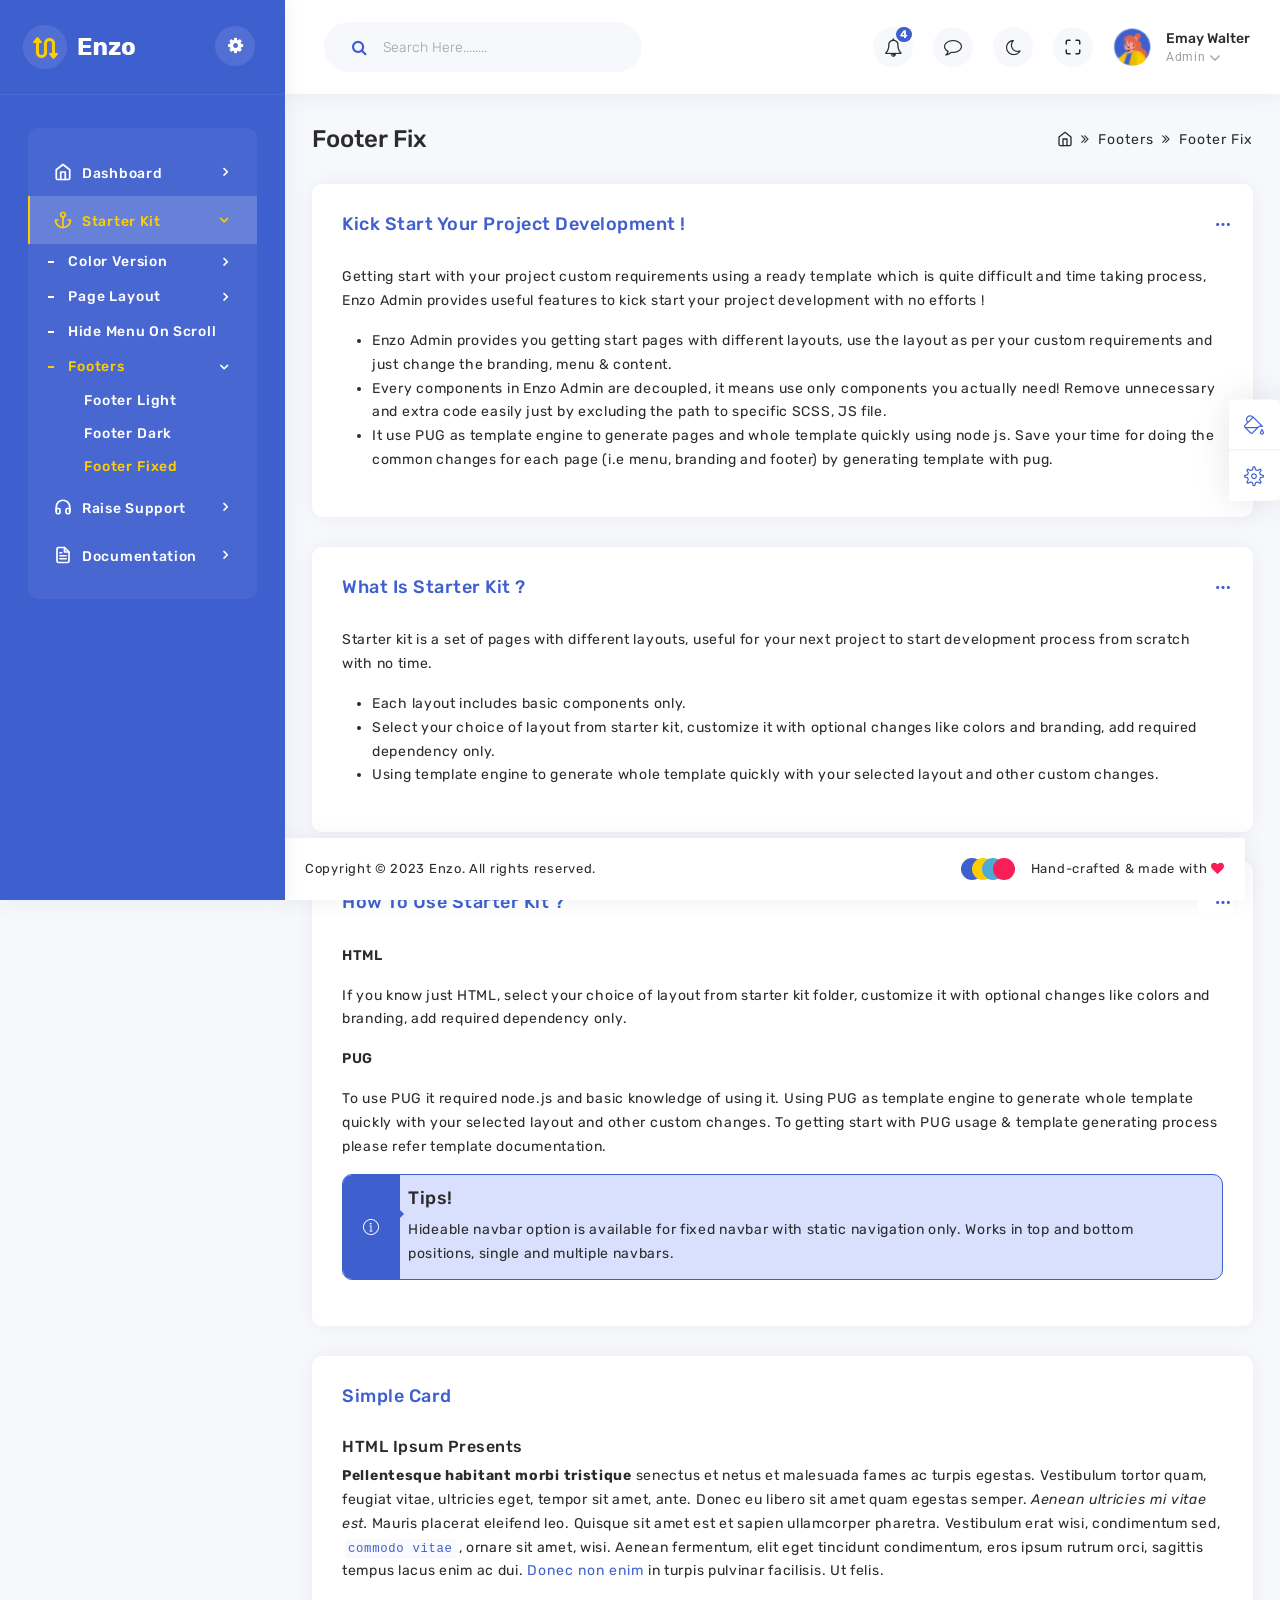
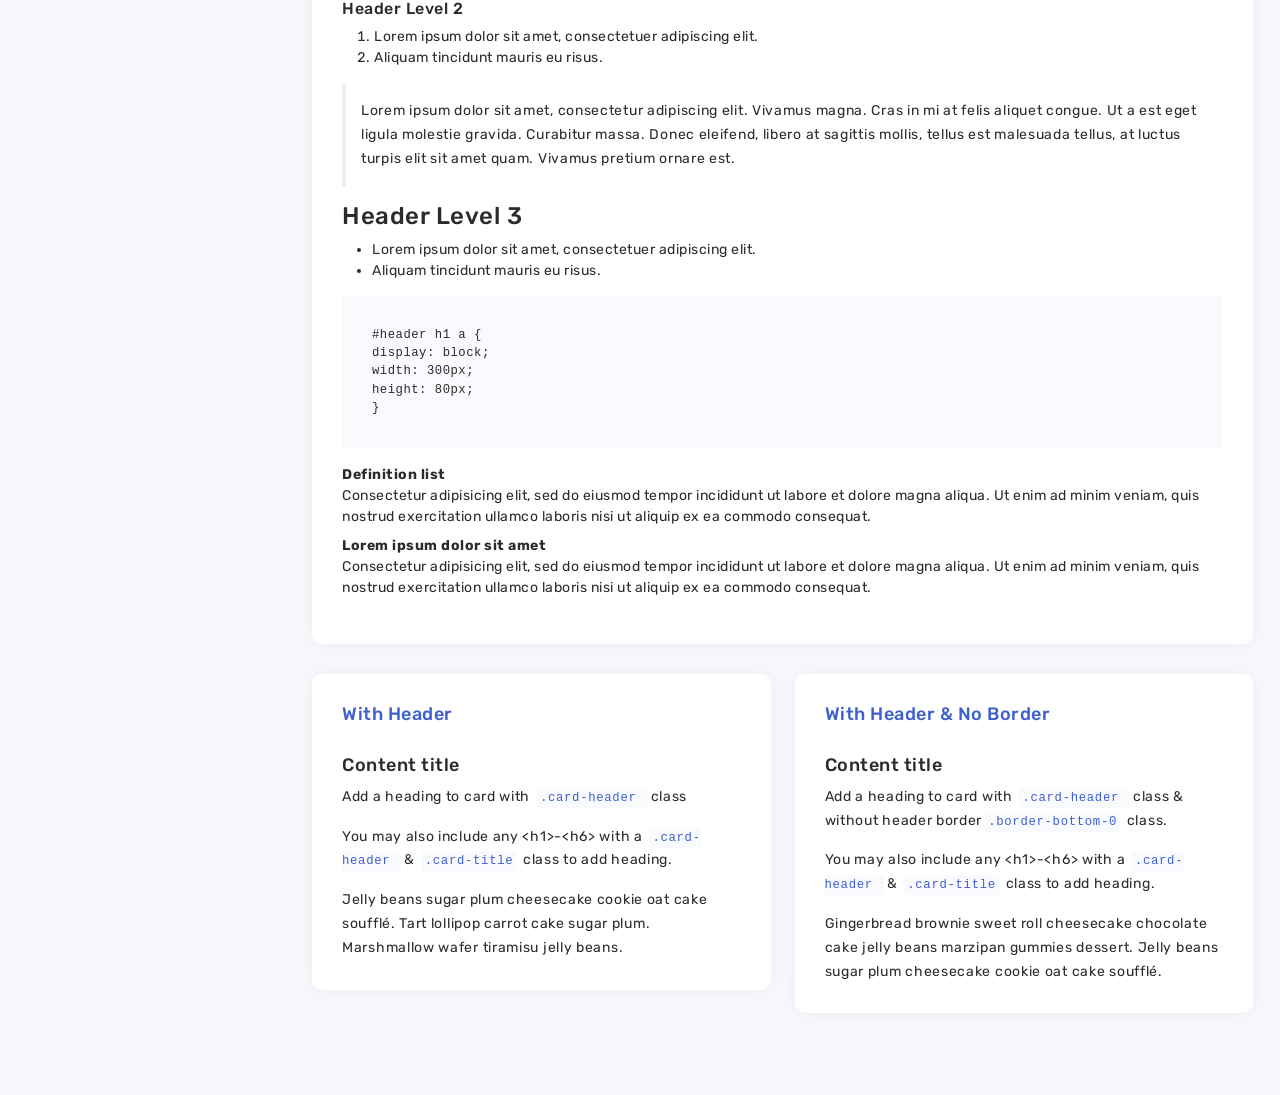
<file: starter-kit/footer-fixed.html>
<!DOCTYPE html>
<html lang="en">
  <head>
    <meta http-equiv="Content-Type" content="text/html; charset=UTF-8">
    <meta http-equiv="X-UA-Compatible" content="IE=edge">
    <meta name="viewport" content="width=device-width, initial-scale=1.0">
    <meta name="description" content="Enzo admin is super flexible, powerful, clean &amp; modern responsive bootstrap 5 admin template with unlimited possibilities.">
    <meta name="keywords" content="admin template, Enzo admin template, dashboard template, flat admin template, responsive admin template, web app">
    <meta name="author" content="pixelstrap">
    <link rel="icon" href="../assets/images/favicon/favicon.png" type="image/x-icon">
    <link rel="shortcut icon" href="../assets/images/favicon/favicon.png" type="image/x-icon">
    <title>Enzo - Premium Admin Template</title>
    <!-- Google font-->
    <link rel="preconnect" href="https://fonts.googleapis.com">
    <link rel="preconnect" href="https://fonts.gstatic.com" crossorigin>
    <link href="https://fonts.googleapis.com/css2?family=Rubik:ital,wght@0,300;0,400;0,500;0,600;0,700;0,800;0,900;1,300;1,400;1,500;1,600;1,700;1,800;1,900&amp;display=swap" rel="stylesheet">
    <link href="https://fonts.googleapis.com/css2?family=Montserrat:ital,wght@0,100;0,200;0,300;0,400;0,500;0,600;0,700;0,800;0,900;1,100;1,200;1,300;1,400;1,500;1,600;1,700;1,800;1,900&amp;display=swap" rel="stylesheet">
    <link href="https://fonts.googleapis.com/css2?family=Roboto:ital,wght@0,100;0,300;0,400;0,500;0,700;0,900;1,100;1,300;1,400;1,500;1,700;1,900&amp;display=swap" rel="stylesheet">
    <link rel="stylesheet" type="text/css" href="../assets/css/vendors/font-awesome.css">
    <!-- ico-font-->
    <link rel="stylesheet" type="text/css" href="../assets/css/vendors/icofont.css">
    <!-- Themify icon-->
    <link rel="stylesheet" type="text/css" href="../assets/css/vendors/themify.css">
    <!-- Flag icon-->
    <link rel="stylesheet" type="text/css" href="../assets/css/vendors/flag-icon.css">
    <!-- Feather icon-->
    <link rel="stylesheet" type="text/css" href="../assets/css/vendors/feather-icon.css">
    <!-- Plugins css start-->
    <link rel="stylesheet" type="text/css" href="../assets/css/vendors/scrollbar.css">
    <link rel="stylesheet" type="text/css" href="../assets/css/vendors/prism.css">
    <!-- Plugins css Ends-->
    <!-- Bootstrap css-->
    <link rel="stylesheet" type="text/css" href="../assets/css/vendors/bootstrap.css">
    <!-- App css-->
    <link rel="stylesheet" type="text/css" href="../assets/css/style.css">
    <link id="color" rel="stylesheet" href="../assets/css/color-1.css" media="screen">
    <!-- Responsive css-->
    <link rel="stylesheet" type="text/css" href="../assets/css/responsive.css">
  </head>
  <body>
    <!-- tap on top starts-->
    <div class="tap-top"><i data-feather="chevrons-up"></i></div>
    <!-- tap on tap ends-->
    <!-- Loader starts-->
    <div class="loader-wrapper">
      <div class="loader"></div>
    </div>
    <!-- Loader ends-->
    <!-- page-wrapper Start-->
    <div class="page-wrapper compact-wrapper" id="pageWrapper">
      <!-- Page Header Start-->
      <div class="page-header">
        <div class="header-wrapper row m-0">
          <form class="form-inline search-full col" action="#" method="get">
            <div class="form-group w-100">
              <div class="Typeahead Typeahead--twitterUsers">
                <div class="u-posRelative">
                  <input class="demo-input Typeahead-input form-control-plaintext w-100" type="text" placeholder="Search In Enzo .." name="q" title="" autofocus>
                  <div class="spinner-border Typeahead-spinner" role="status"><span class="sr-only">Loading...</span></div><i class="close-search" data-feather="x"></i>
                </div>
                <div class="Typeahead-menu"></div>
              </div>
            </div>
          </form>
          <div class="header-logo-wrapper col-auto p-0">
            <div class="logo-wrapper"><a href="index.html"><img class="img-fluid" src="../assets/images/logo/login.png" alt=""></a></div>
            <div class="toggle-sidebar"><i class="status_toggle middle sidebar-toggle" data-feather="align-center"></i></div>
          </div>
          <div class="left-header col horizontal-wrapper ps-0">
            <div class="input-group">
              <div class="input-group-prepend"><span class="input-group-text mobile-search"><i class="fa fa-search"></i></span></div>
              <input class="form-control" type="text" placeholder="Search Here........">
            </div>
          </div>
          <div class="nav-right col-8 pull-right right-header p-0">
            <ul class="nav-menus">             
              <li class="onhover-dropdown">
                <div class="notification-box"><i class="fa fa-bell-o"> </i><span class="badge rounded-pill badge-primary">4                                </span></div>
                <ul class="notification-dropdown onhover-show-div">
                  <li><i data-feather="bell">            </i>
                    <h6 class="f-18 mb-0">Notifications</h6>
                  </li>
                  <li><a href="../template/email_read.html">
                      <p><i class="fa fa-circle-o me-3 font-primary"> </i>Delivery processing <span class="pull-right">10 min.</span></p></a></li>
                  <li><a href="../template/email_read.html">
                      <p><i class="fa fa-circle-o me-3 font-success"></i>Order Complete<span class="pull-right">1 hr</span></p></a></li>
                  <li><a href="../template/email_read.html">
                      <p><i class="fa fa-circle-o me-3 font-info"></i>Tickets Generated<span class="pull-right">3 hr</span></p></a></li>
                  <li><a href="../template/email_read.html"> 
                      <p><i class="fa fa-circle-o me-3 font-danger"></i>Delivery Complete<span class="pull-right">6 hr</span></p></a></li>
                  <li><a class="btn btn-primary" href="../template/email_read.html">Check all notification</a></li>
                </ul>
              </li>
              <li class="onhover-dropdown"><i class="fa fa-comment-o"></i>
                <ul class="chat-dropdown onhover-show-div">
                  <li><i data-feather="message-square"></i>
                    <h6 class="f-18 mb-0">Message Box                                    </h6>
                  </li>
                  <li>
                    <div class="d-flex"><img class="img-fluid rounded-circle me-3" src="../assets/images/user/1.jpg" alt="">
                      <div class="status-circle online"></div>
                      <div class="flex-grow-1"><a href="../template/chat.html"> <span>Ain Chavez</span>
                          <p>Do you want to go see movie?</p></a></div>
                      <p class="f-12 font-success">1 mins ago</p>
                    </div>
                  </li>
                  <li>
                    <div class="d-flex"><img class="img-fluid rounded-circle me-3" src="../assets/images/user/2.png" alt="">
                      <div class="status-circle online"></div>
                      <div class="flex-grow-1"><a href="../template/chat.html"> <span>Kori Thomas</span>
                          <p>What`s the project report update?</p></a></div>
                      <p class="f-12 font-success">3 mins ago</p>
                    </div>
                  </li>
                  <li>
                    <div class="d-flex"><img class="img-fluid rounded-circle me-3" src="../assets/images/dashboard/admins.png" alt="">
                      <div class="status-circle offline"></div>
                      <div class="flex-grow-1"><a href="../template/chat.html"> <span>Ain Chavez</span>
                          <p>Thank you for rating us.</p></a></div>
                      <p class="f-12 font-danger">9 mins ago</p>
                    </div>
                  </li>
                  <li class="text-center"> <a class="btn btn-primary" href="../template/chat.html">View All     </a></li>
                </ul>
              </li>
              <li>
                <div class="mode"><i class="fa fa-moon-o"></i></div>
              </li>
              <li class="maximize"><a class="text-dark" href="#!" onclick="javascript:toggleFullScreen()"><i data-feather="maximize"></i></a></li>
              <li class="profile-nav onhover-dropdown p-0 me-0">
                <div class="d-flex profile-media"><img class="b-r-50" src="../assets/images/dashboard/profile.jpg" alt="">
                  <div class="flex-grow-1"><span>Emay Walter</span>
                    <p class="mb-0 font-roboto">Admin <i class="middle fa fa-angle-down"></i></p>
                  </div>
                </div>
                <ul class="profile-dropdown onhover-show-div">
                  <li><a href="../template/user-profile.html"><i data-feather="user"></i><span>Account </span></a></li>
                  <li><a href="../template/email_inbox.html"><i data-feather="mail"></i><span>Inbox</span></a></li>
                  <li><a href="../template/kanban.html"><i data-feather="file-text"></i><span>Taskboard</span></a></li>
                  <li><a href="../template/login.html"><i data-feather="log-in"> </i><span>Log in</span></a></li>
                </ul>
              </li>
            </ul>
          </div>
          <script class="result-template" type="text/x-handlebars-template">
            <div class="ProfileCard u-cf">                        
            <div class="ProfileCard-avatar"><svg xmlns="http://www.w3.org/2000/svg" width="24" height="24" viewBox="0 0 24 24" fill="none" stroke="currentColor" stroke-width="2" stroke-linecap="round" stroke-linejoin="round" class="feather feather-airplay m-0"><path d="M5 17H4a2 2 0 0 1-2-2V5a2 2 0 0 1 2-2h16a2 2 0 0 1 2 2v10a2 2 0 0 1-2 2h-1"></path><polygon points="12 15 17 21 7 21 12 15"></polygon></svg></div>
            <div class="ProfileCard-details">
            <div class="ProfileCard-realName">{{name}}</div>
            </div>
            </div>
          </script>
          <script class="empty-template" type="text/x-handlebars-template"><div class="EmptyMessage">Your search turned up 0 results. This most likely means the backend is down, yikes!</div></script>
        </div>
      </div>
      <!-- Page Header Ends                              -->
      <!-- Page Body Start-->
      <div class="page-body-wrapper horizontal-menu starter-kit-fix">
        <!-- Page Sidebar Start-->
        <div class="sidebar-wrapper">
          <div>
            <div class="logo-wrapper"><a href="index.html"><img class="img-fluid for-light" src="../assets/images/logo/logo.png" alt=""></a>
              <div class="back-btn"><i class="fa fa-angle-left"></i></div>
              <div class="toggle-sidebar"><i class="fa fa-cog status_toggle middle sidebar-toggle"> </i></div>
            </div>
            <div class="logo-icon-wrapper"><a href="index.html"><img class="img-fluid" src="../assets/images/logo/logo-icon1.png" alt=""></a></div>
            <nav class="sidebar-main">
              <div class="left-arrow" id="left-arrow"><i data-feather="arrow-left"></i></div>
              <div id="sidebar-menu">
                <ul class="sidebar-links" id="simple-bar">
                  <li class="back-btn">
                    <div class="mobile-back text-end"><span>Back</span><i class="fa fa-angle-right ps-2" aria-hidden="true"></i></div>
                  </li>
                  <li class="menu-box"> 
                    <ul>
                      <li class="sidebar-list"><a class="sidebar-link sidebar-title" href="../template/index.html" target="_blank"><i data-feather="home"></i><span>Dashboard</span></a></li>
                      <li class="sidebar-list"><a class="sidebar-link sidebar-title" href="javascript:void(0)"><i data-feather="anchor"></i><span>Starter kit</span></a>
                        <ul class="sidebar-submenu">
                          <li><a class="submenu-title" href="javascript:void(0)">Color version<span class="sub-arrow"><i class="fa fa-chevron-right"></i></span></a>
                            <ul class="nav-sub-childmenu submenu-content">
                              <li><a href="index.html">Layout Light</a></li>
                              <li><a href="layout-dark.html">Layout Dark</a></li>
                            </ul>
                          </li>
                          <li>     <a class="submenu-title" href="javascript:void(0)">Page layout<span class="sub-arrow"><i class="fa fa-chevron-right"></i></span></a>
                            <ul class="nav-sub-childmenu submenu-content">
                              <li><a href="boxed.html">Boxed</a></li>
                              <li><a href="layout-rtl.html">RTL</a></li>
                            </ul>
                          </li>
                          <li><a href="hide-on-scroll.html"><span>Hide menu on Scroll</span></a></li>
                          <li>     <a class="submenu-title" href="javascript:void(0)">Footers<span class="sub-arrow"><i class="fa fa-chevron-right"></i></span></a>
                            <ul class="nav-sub-childmenu submenu-content">
                              <li><a href="footer-light.html">Footer Light</a></li>
                              <li><a href="footer-dark.html">Footer Dark</a></li>
                              <li><a href="footer-fixed.html">Footer Fixed</a></li>
                            </ul>
                          </li>
                        </ul>
                      </li>
                      <li class="sidebar-list"><a class="sidebar-link sidebar-title" href="https://pixelstrap.freshdesk.com/support/home" target="_blank"><i data-feather="headphones"></i><span>Raise Support</span></a></li>
                      <li class="sidebar-list"><a class="sidebar-link sidebar-title" href="../documentation/document/index.html" target="_blank"><i data-feather="file-text"></i><span>Documentation                                    </span></a></li>
                    </ul>
                  </li>
                </ul>
              </div>
              <div class="right-arrow" id="right-arrow"><i data-feather="arrow-right"></i></div>
            </nav>
          </div>
        </div>
        <!-- Page Sidebar Ends-->
        <div class="page-body">
          <div class="container-fluid">
            <div class="page-title">
              <div class="row">
                <div class="col-sm-6">
                  <h3>Footer Fix</h3>
                </div>
                <div class="col-sm-6">
                  <ol class="breadcrumb">
                    <li class="breadcrumb-item"><a href="index.html">                                       <i data-feather="home"></i></a></li>
                    <li class="breadcrumb-item">Footers</li>
                    <li class="breadcrumb-item active">Footer fix</li>
                  </ol>
                </div>
              </div>
            </div>
          </div>
          <!-- Container-fluid starts-->
          <div class="container-fluid">
            <div class="row starter-main">
              <div class="col-sm-12">
                <div class="card">
                  <div class="card-header pb-0">
                    <h5>Kick start your project development !</h5>
                    <div class="card-header-right">
                      <ul class="list-unstyled card-option">
                        <li><i class="icon-more-alt"></i></li>
                        <li><i class="view-html fa fa-code"></i></li>
                        <li><i class="icofont icofont-maximize full-card"></i></li>
                        <li><i class="icofont icofont-minus minimize-card"></i></li>
                        <li><i class="icofont icofont-refresh reload-card"></i></li>
                        <li><i class="icofont icofont-error close-card"></i></li>
                      </ul>
                    </div>
                  </div>
                  <div class="card-body">
                    <p>Getting start with your project custom requirements using a ready template which is quite difficult and time taking process, Enzo Admin provides useful features to kick start your project development with no efforts !</p>
                    <ul>
                      <li>
                        <p>Enzo Admin provides you getting start pages with different layouts, use the layout as per your custom requirements and just change the branding, menu & content.</p>
                      </li>
                      <li>
                        <p>Every components in Enzo Admin are decoupled, it means use only components you actually need! Remove unnecessary and extra code easily just by excluding the path to specific SCSS, JS file.</p>
                      </li>
                      <li>
                        <p>It use PUG as template engine to generate pages and whole template quickly using node js. Save your time for doing the common changes for each page (i.e menu, branding and footer) by generating template with pug.</p>
                      </li>
                    </ul>
                    <div class="code-box-copy">
                      <button class="code-box-copy__btn btn-clipboard" data-clipboard-target="#example-head" title="Copy"><i class="icofont icofont-copy-alt"></i></button>
                      <pre><code class="language-html" id="example-head">&lt;!-- Cod Box Copy begin --&gt;
&lt;p&gt;Getting start with your project custom requirements using a ready template which is quite difficult and time taking process, Enzo Admin provides useful features to kick start your project development with no efforts !&lt;/p&gt;
&lt;ul&gt;
&lt;li&gt;&lt;p&gt;Enzo Admin provides you getting start pages with different layouts, use the layout as per your custom requirements and just change the branding, menu & content.&lt;/p&gt;&lt;/li&gt;
&lt;li&gt;&lt;p&gt;Every components in Enzo Admin are decoupled, it means use only components you actually need! Remove unnecessary and extra code easily just by excluding the path to specific SCSS, JS file.&lt;/p&gt;&lt;/li&gt;
&lt;li&gt;&lt;p&gt;It use PUG as template engine to generate pages and whole template quickly using node js. Save your time for doing the common changes for each page (i.e menu, branding and footer) by generating template with pug.&lt;/p&gt;&lt;/li&gt;
&lt;/ul&gt;
&lt;!-- Cod Box Copy end --&gt;</code></pre>
                    </div>
                  </div>
                </div>
              </div>
              <div class="col-sm-12">
                <div class="card">
                  <div class="card-header pb-0">
                    <h5>What is starter kit ?</h5>
                    <div class="card-header-right">
                      <ul class="list-unstyled card-option">
                        <li><i class="icon-more-alt"></i></li>
                        <li><i class="view-html fa fa-code"></i></li>
                        <li><i class="icofont icofont-maximize full-card"></i></li>
                        <li><i class="icofont icofont-minus minimize-card"></i></li>
                        <li><i class="icofont icofont-refresh reload-card"></i></li>
                        <li><i class="icofont icofont-error close-card"></i></li>
                      </ul>
                    </div>
                  </div>
                  <div class="card-body">
                    <p>Starter kit is a set of pages with different layouts, useful for your next project to start development process from scratch with no time.</p>
                    <ul>
                      <li>
                        <p>Each layout includes basic components only.</p>
                      </li>
                      <li>
                        <p>Select your choice of layout from starter kit, customize it with optional changes like colors and branding, add required dependency only.</p>
                      </li>
                      <li>
                        <p>Using template engine to generate whole template quickly with your selected layout and other custom changes. </p>
                      </li>
                    </ul>
                    <div class="code-box-copy">
                      <button class="code-box-copy__btn btn-clipboard" data-clipboard-target="#example-head1" title="Copy"><i class="icofont icofont-copy-alt"></i></button>
                      <pre><code class="language-html" id="example-head1">&lt;!-- Cod Box Copy begin --&gt;
&lt;p&gt;Starter kit is a set of pages with different layouts, useful for your next project to start development process from scratch with no time. &lt;/p&gt;
&lt;ul&gt;
&lt;li&gt;&lt;p&gt;Each layout includes basic components only.&lt;/p&gt;&lt;/li&gt;
&lt;li&gt;&lt;p&gt;Select your choice of layout from starter kit, customize it with optional changes like colors and branding, add required dependency only.&lt;/p&gt;&lt;/li&gt;
&lt;li&gt;&lt;p&gt;Using template engine to generate whole template quickly with your selected layout and other custom changes.&lt;/p&gt;&lt;/li&gt;
&lt;/ul&gt;
&lt;!-- Cod Box Copy end --&gt;</code></pre>
                    </div>
                  </div>
                </div>
              </div>
              <div class="col-sm-12">
                <div class="card">
                  <div class="card-header pb-0">
                    <h5>How to use starter kit ?</h5>
                    <div class="card-header-right">
                      <ul class="list-unstyled card-option">
                        <li><i class="icon-more-alt"></i></li>
                        <li><i class="view-html fa fa-code"></i></li>
                        <li><i class="icofont icofont-maximize full-card"></i></li>
                        <li><i class="icofont icofont-minus minimize-card"></i></li>
                        <li><i class="icofont icofont-refresh reload-card"></i></li>
                        <li><i class="icofont icofont-error close-card"></i></li>
                      </ul>
                    </div>
                  </div>
                  <div class="card-body">
                    <p><span class="f-w-600">HTML</span></p>
                    <p>If you know just HTML, select your choice of layout from starter kit folder, customize it with optional changes like colors and branding, add required dependency only.</p>
                    <p><span class="f-w-600">PUG</span></p>
                    <p>To use PUG it required node.js and basic knowledge of using it. Using PUG as template engine to generate whole template quickly with your selected layout and other custom changes. To getting start with PUG usage & template generating process please refer template documentation.</p>
                    <div class="alert alert-primary inverse" role="alert"><i class="icon-info-alt"></i>
                      <h5>Tips!</h5>
                      <p>Hideable navbar option is available for fixed navbar with static navigation only. Works in top and bottom positions, single and multiple navbars.</p>
                    </div>
                    <div class="code-box-copy">
                      <button class="code-box-copy__btn btn-clipboard" data-clipboard-target="#example-head2" title="Copy"><i class="icofont icofont-copy-alt"></i></button>
                      <pre><code class="language-html" id="example-head2">&lt;!-- Cod Box Copy begin --&gt;
&lt;p&gt;&lt;span class="f-w-600"&gt;HTML&lt;/span&gt;&lt;/p&gt;
&lt;p&gt;If you know just HTML, select your choice of layout from starter kit folder, customize it with optional changes like colors and branding, add required dependency only.&lt;/p&gt;
&lt;p&gt;&lt;span class="f-w-600"&gt;PUG&lt;/span&gt;&lt;/p&gt;
&lt;p&gt;To use PUG it required node.js and basic knowledge of using it. Using PUG as template engine to generate whole template quickly with your selected layout and other custom changes. To getting start with PUG usage & template generating process please refer template documentation.&lt;/p&gt;
&lt;div class="alert alert-primary inverse" role="alert"&gt;
&lt;i class="icon-info-alt"&gt;&lt;/i&gt;
&lt;h5&gt;Tips!&lt;/h5&gt;
&lt;p&gt;Hideable navbar option is available for fixed navbar with static navigation only. Works in top and bottom positions, single and multiple navbars.&lt;/p&gt;
&lt;/div&gt;
&lt;!-- Cod Box Copy end --&gt;</code></pre>
                    </div>
                  </div>
                </div>
              </div>
              <div class="col-sm-12">
                <div class="card">
                  <div class="card-header pb-0">
                    <h5>Simple Card</h5>
                  </div>
                  <div class="card-body">
                    <h6>HTML Ipsum Presents</h6>
                    <p><strong>Pellentesque habitant morbi tristique</strong> senectus et netus et malesuada fames ac turpis egestas. Vestibulum tortor quam, feugiat vitae, ultricies eget, tempor sit amet, ante. Donec eu libero sit amet quam egestas
                                                          semper. <em>Aenean ultricies mi vitae est.</em> Mauris placerat eleifend leo. Quisque sit amet est et sapien ullamcorper pharetra. Vestibulum erat wisi, condimentum sed, <code>commodo vitae</code>, ornare sit amet, wisi. Aenean
                                                          fermentum, elit eget tincidunt condimentum, eros ipsum rutrum orci, sagittis tempus lacus enim ac dui. <a href="javascript:void(0)">Donec non enim</a> in turpis pulvinar facilisis. Ut felis.
                    </p>
                    <h6>Header Level 2</h6>
                    <ol>
                      <li>Lorem ipsum dolor sit amet, consectetuer adipiscing elit.</li>
                      <li>Aliquam tincidunt mauris eu risus.</li>
                    </ol>
                    <blockquote>
                      <p>
                        Lorem ipsum dolor sit amet, consectetur adipiscing elit. Vivamus magna. Cras in mi at felis aliquet congue. Ut a est eget ligula molestie gravida. Curabitur massa. Donec eleifend, libero at sagittis mollis, tellus est malesuada
                        tellus, at luctus turpis elit sit amet quam. Vivamus pretium ornare est.
                      </p>
                    </blockquote>
                    <h4>Header Level<span> 3</span></h4>
                    <ul>
                      <li>Lorem ipsum dolor sit amet, consectetuer adipiscing elit.</li>
                      <li>Aliquam tincidunt mauris eu risus.</li>
                    </ul>
                    <pre>#header h1 a {
  display: block;
  width: 300px;
  height: 80px;
}</pre>
                    <dl>
                      <dt>Definition list</dt>
                      <dd>Consectetur adipisicing elit, sed do eiusmod tempor incididunt ut labore et dolore magna aliqua. Ut enim ad minim veniam, quis nostrud exercitation ullamco laboris nisi ut aliquip ex ea commodo consequat.</dd>
                      <dt>Lorem ipsum dolor sit amet</dt>
                      <dd>Consectetur adipisicing elit, sed do eiusmod tempor incididunt ut labore et dolore magna aliqua. Ut enim ad minim veniam, quis nostrud exercitation ullamco laboris nisi ut aliquip ex ea commodo consequat.</dd>
                    </dl>
                  </div>
                </div>
              </div>
              <div class="col-md-6">
                <div class="card">
                  <div class="card-header pb-0">
                    <h5>With Header</h5>
                  </div>
                  <div class="card-body">
                    <h5>Content title</h5>
                    <p>Add a heading to card with <code>.card-header </code> class</p>
                    <p>You may also include any &lt;h1&gt;-&lt;h6&gt; with a <code>.card-header </code> & <code>.card-title</code> class to add heading.</p>
                    <p>Jelly beans sugar plum cheesecake cookie oat cake soufflé. Tart lollipop carrot cake sugar plum. Marshmallow wafer tiramisu jelly beans.</p>
                  </div>
                </div>
              </div>
              <div class="col-md-6">
                <div class="card">
                  <div class="card-header pb-0 card-no-border">
                    <h5>With Header & No Border</h5>
                  </div>
                  <div class="card-body">
                    <h5>Content title</h5>
                    <p>Add a heading to card with <code>.card-header </code> class & without header border<code>.border-bottom-0</code> class.</p>
                    <p>You may also include any &lt;h1&gt;-&lt;h6&gt; with a <code>.card-header </code> & <code>.card-title</code> class to add heading.</p>
                    <p>Gingerbread brownie sweet roll cheesecake chocolate cake jelly beans marzipan gummies dessert. Jelly beans sugar plum cheesecake cookie oat cake soufflé.</p>
                  </div>
                </div>
              </div>
            </div>
          </div>
          <!-- Container-fluid Ends-->
        </div>
        <!-- footer start-->
        <footer class="footer footer-fix">
          <div class="container-fluid">
            <div class="row">
              <div class="col-md-6 p-0 footer-left">
                <p class="mb-0">Copyright © 2023 Enzo. All rights reserved.</p>
              </div>
              <div class="col-md-6 p-0 footer-right">
                <ul class="color-varient">
                  <li></li>
                  <li></li>
                  <li></li>
                  <li></li>
                </ul>
                <p class="mb-0 ms-3">Hand-crafted & made with <i class="fa fa-heart font-danger"> </i></p>
              </div>
            </div>
          </div>
        </footer>
      </div>
    </div>
    <!-- latest jquery-->
    <script src="../assets/js/jquery-3.6.0.min.js"></script>
    <!-- Bootstrap js-->
    <script src="../assets/js/bootstrap/bootstrap.bundle.min.js"></script>
    <!-- feather icon js-->
    <script src="../assets/js/icons/feather-icon/feather.min.js"></script>
    <script src="../assets/js/icons/feather-icon/feather-icon.js"></script>
    <!-- scrollbar js-->
    <script src="../assets/js/scrollbar/simplebar.js"></script>
    <script src="../assets/js/scrollbar/custom.js"></script>
    <!-- Sidebar jquery-->
    <script src="../assets/js/config.js"></script>
    <!-- Plugins JS start-->
    <script src="../assets/js/sidebar-menu.js"></script>
    <script src="../assets/js/prism/prism.min.js"></script>
    <script src="../assets/js/clipboard/clipboard.min.js"></script>
    <script src="../assets/js/custom-card/custom-card.js"></script>
    <script src="../assets/js/typeahead/handlebars.js"></script>
    <script src="../assets/js/typeahead/typeahead.bundle.js"></script>
    <script src="../assets/js/typeahead/typeahead.custom.js"></script>
    <script src="../assets/js/typeahead-search/handlebars.js"></script>
    <script src="../assets/js/typeahead-search/typeahead-custom.js"></script>
    <script src="../assets/js/tooltip-init.js"></script>
    <!-- Plugins JS Ends-->
    <!-- Theme js-->
    <script src="../assets/js/script.js"></script>
    <script src="../assets/js/theme-customizer/customizer.js"></script>
    <!-- login js-->
    <!-- Plugin used-->
  </body>
</html>
</file>
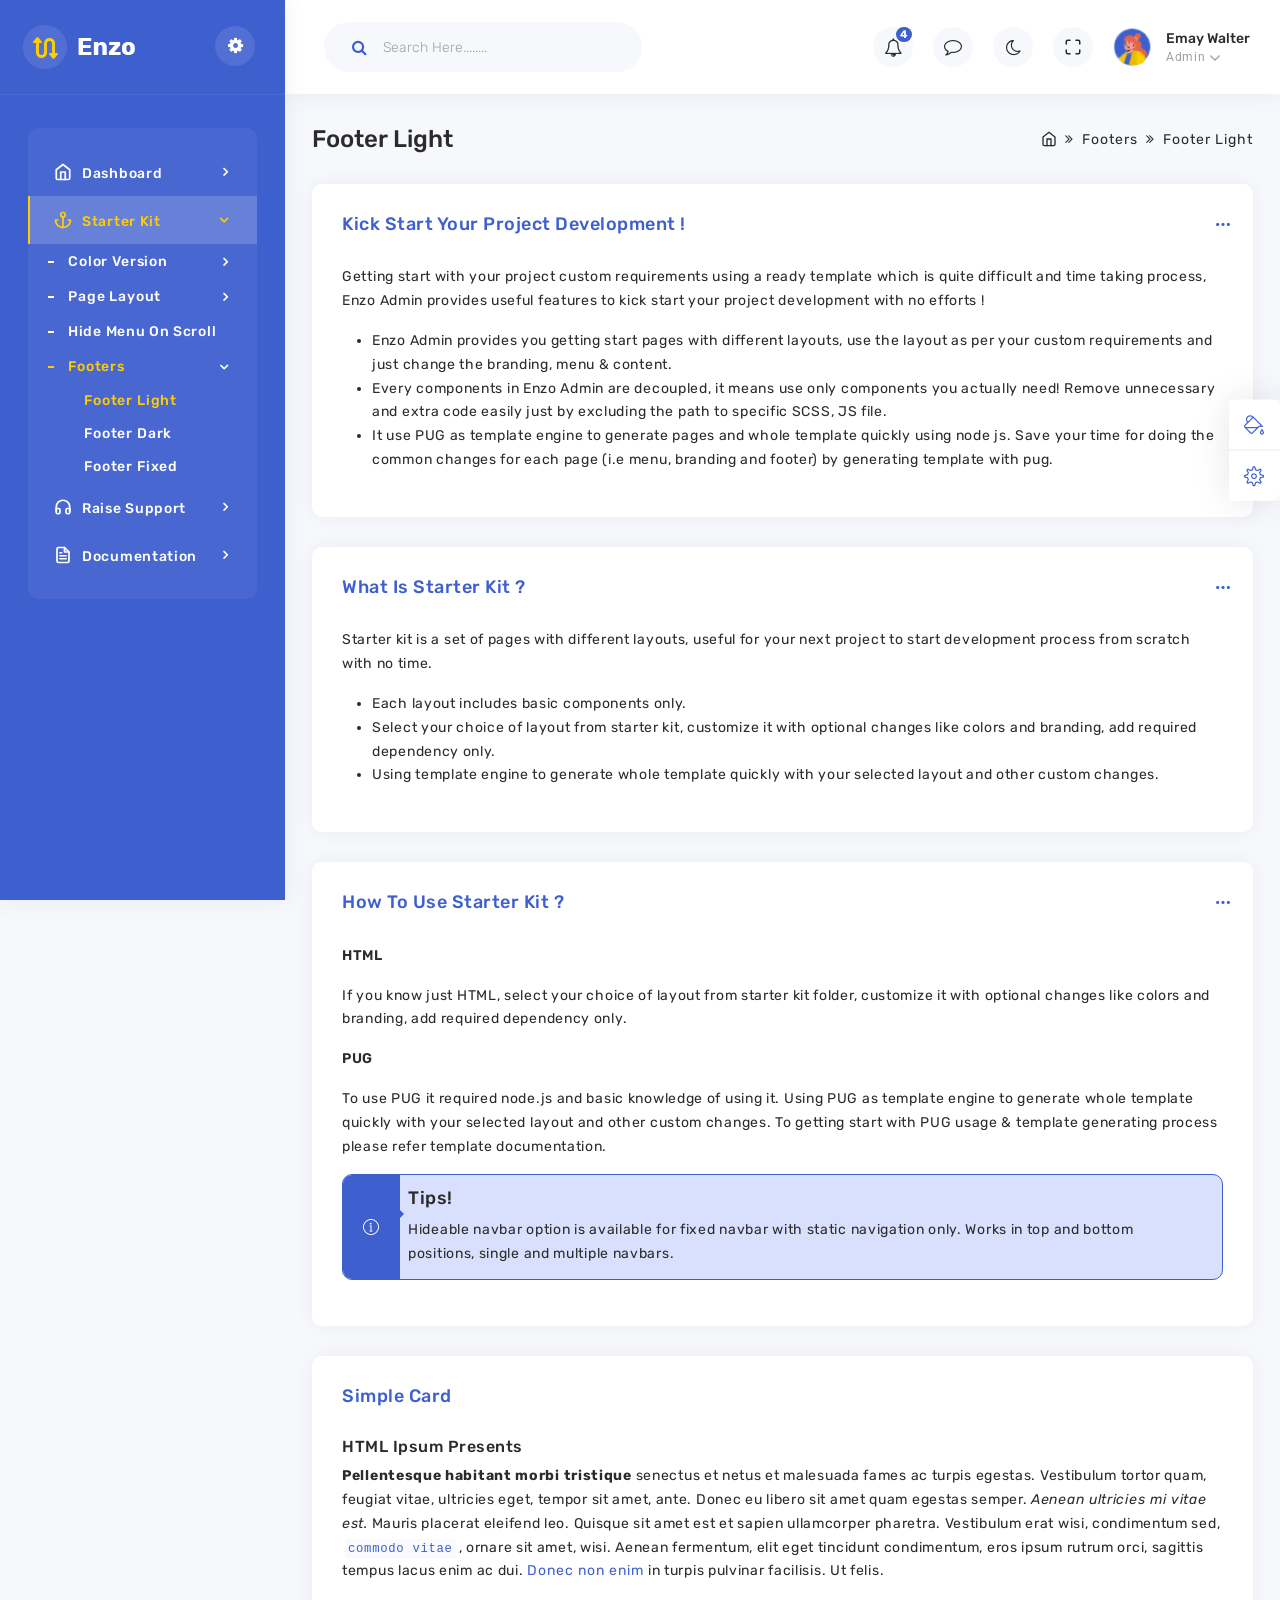
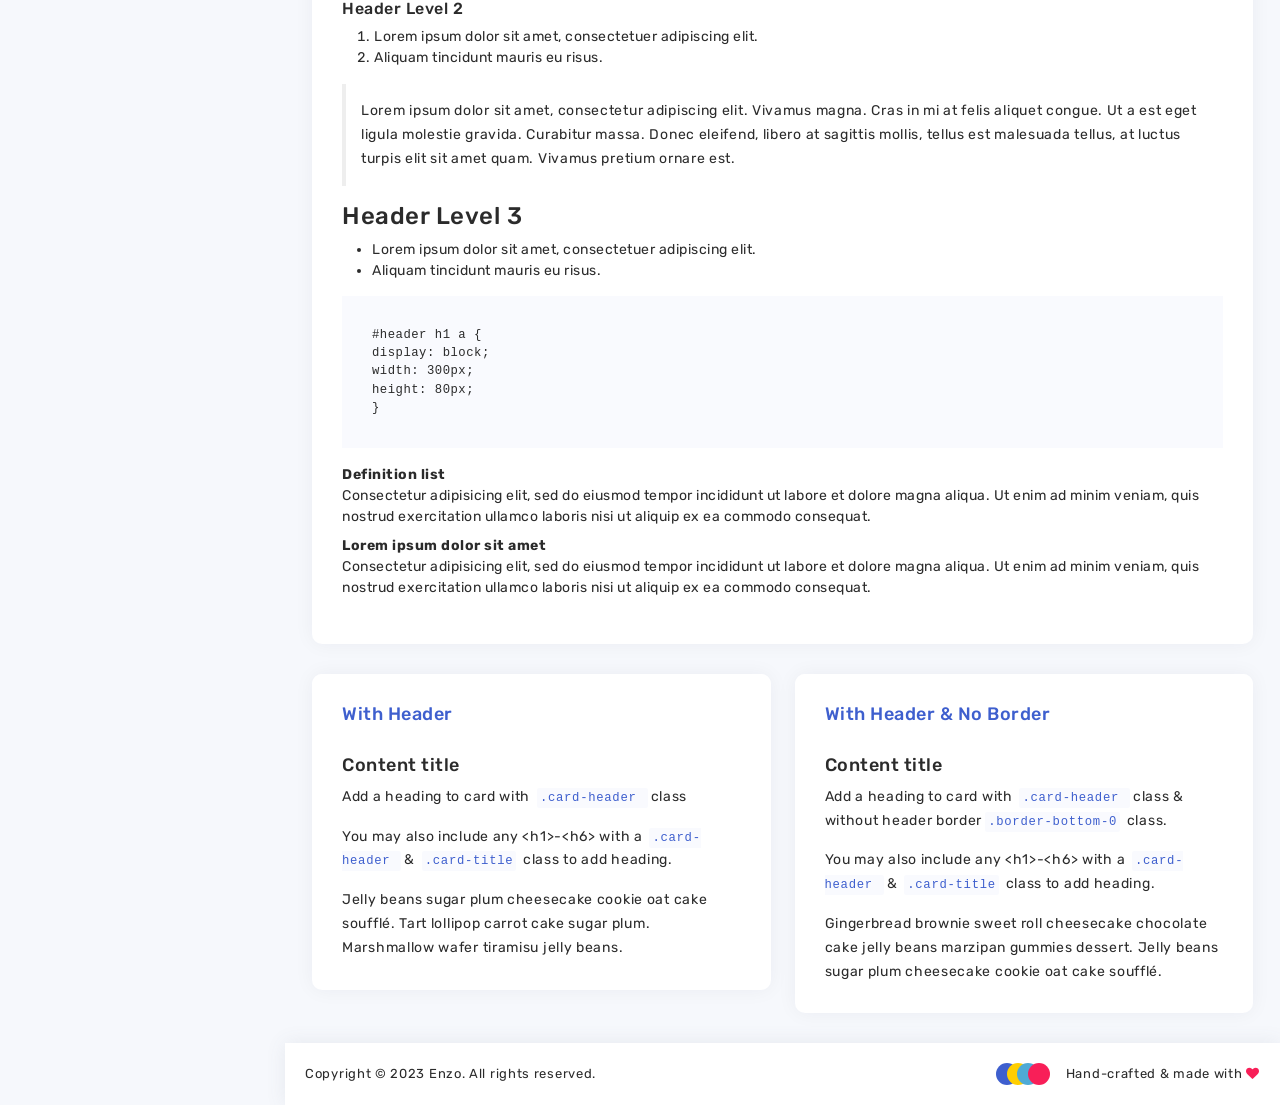
<file: starter-kit/footer-light.html>
<!DOCTYPE html>
<html lang="en">
  <head>
    <meta http-equiv="Content-Type" content="text/html; charset=UTF-8">
    <meta http-equiv="X-UA-Compatible" content="IE=edge">
    <meta name="viewport" content="width=device-width, initial-scale=1.0">
    <meta name="description" content="Enzo admin is super flexible, powerful, clean &amp; modern responsive bootstrap 5 admin template with unlimited possibilities.">
    <meta name="keywords" content="admin template, Enzo admin template, dashboard template, flat admin template, responsive admin template, web app">
    <meta name="author" content="pixelstrap">
    <link rel="icon" href="../assets/images/favicon/favicon.png" type="image/x-icon">
    <link rel="shortcut icon" href="../assets/images/favicon/favicon.png" type="image/x-icon">
    <title>Enzo - Premium Admin Template</title>
    <!-- Google font-->
    <link rel="preconnect" href="https://fonts.googleapis.com">
    <link rel="preconnect" href="https://fonts.gstatic.com" crossorigin>
    <link href="https://fonts.googleapis.com/css2?family=Rubik:ital,wght@0,300;0,400;0,500;0,600;0,700;0,800;0,900;1,300;1,400;1,500;1,600;1,700;1,800;1,900&amp;display=swap" rel="stylesheet">
    <link href="https://fonts.googleapis.com/css2?family=Montserrat:ital,wght@0,100;0,200;0,300;0,400;0,500;0,600;0,700;0,800;0,900;1,100;1,200;1,300;1,400;1,500;1,600;1,700;1,800;1,900&amp;display=swap" rel="stylesheet">
    <link href="https://fonts.googleapis.com/css2?family=Roboto:ital,wght@0,100;0,300;0,400;0,500;0,700;0,900;1,100;1,300;1,400;1,500;1,700;1,900&amp;display=swap" rel="stylesheet">
    <link rel="stylesheet" type="text/css" href="../assets/css/vendors/font-awesome.css">
    <!-- ico-font-->
    <link rel="stylesheet" type="text/css" href="../assets/css/vendors/icofont.css">
    <!-- Themify icon-->
    <link rel="stylesheet" type="text/css" href="../assets/css/vendors/themify.css">
    <!-- Flag icon-->
    <link rel="stylesheet" type="text/css" href="../assets/css/vendors/flag-icon.css">
    <!-- Feather icon-->
    <link rel="stylesheet" type="text/css" href="../assets/css/vendors/feather-icon.css">
    <!-- Plugins css start-->
    <link rel="stylesheet" type="text/css" href="../assets/css/vendors/scrollbar.css">
    <link rel="stylesheet" type="text/css" href="../assets/css/vendors/prism.css">
    <!-- Plugins css Ends-->
    <!-- Bootstrap css-->
    <link rel="stylesheet" type="text/css" href="../assets/css/vendors/bootstrap.css">
    <!-- App css-->
    <link rel="stylesheet" type="text/css" href="../assets/css/style.css">
    <link id="color" rel="stylesheet" href="../assets/css/color-1.css" media="screen">
    <!-- Responsive css-->
    <link rel="stylesheet" type="text/css" href="../assets/css/responsive.css">
  </head>
  <body>
    <!-- tap on top starts-->
    <div class="tap-top"><i data-feather="chevrons-up"></i></div>
    <!-- tap on tap ends-->
    <!-- Loader starts-->
    <div class="loader-wrapper">
      <div class="loader"></div>
    </div>
    <!-- Loader ends-->
    <!-- page-wrapper Start-->
    <div class="page-wrapper compact-wrapper" id="pageWrapper">
      <!-- Page Header Start-->
      <div class="page-header">
        <div class="header-wrapper row m-0">
          <form class="form-inline search-full col" action="#" method="get">
            <div class="form-group w-100">
              <div class="Typeahead Typeahead--twitterUsers">
                <div class="u-posRelative">
                  <input class="demo-input Typeahead-input form-control-plaintext w-100" type="text" placeholder="Search In Enzo .." name="q" title="" autofocus>
                  <div class="spinner-border Typeahead-spinner" role="status"><span class="sr-only">Loading...</span></div><i class="close-search" data-feather="x"></i>
                </div>
                <div class="Typeahead-menu"></div>
              </div>
            </div>
          </form>
          <div class="header-logo-wrapper col-auto p-0">
            <div class="logo-wrapper"><a href="index.html"><img class="img-fluid" src="../assets/images/logo/login.png" alt=""></a></div>
            <div class="toggle-sidebar"><i class="status_toggle middle sidebar-toggle" data-feather="align-center"></i></div>
          </div>
          <div class="left-header col horizontal-wrapper ps-0">
            <div class="input-group">
              <div class="input-group-prepend"><span class="input-group-text mobile-search"><i class="fa fa-search"></i></span></div>
              <input class="form-control" type="text" placeholder="Search Here........">
            </div>
          </div>
          <div class="nav-right col-8 pull-right right-header p-0">
            <ul class="nav-menus">             
              <li class="onhover-dropdown">
                <div class="notification-box"><i class="fa fa-bell-o"> </i><span class="badge rounded-pill badge-primary">4                                </span></div>
                <ul class="notification-dropdown onhover-show-div">
                  <li><i data-feather="bell">            </i>
                    <h6 class="f-18 mb-0">Notifications</h6>
                  </li>
                  <li><a href="../template/email_read.html">
                      <p><i class="fa fa-circle-o me-3 font-primary"> </i>Delivery processing <span class="pull-right">10 min.</span></p></a></li>
                  <li><a href="../template/email_read.html">
                      <p><i class="fa fa-circle-o me-3 font-success"></i>Order Complete<span class="pull-right">1 hr</span></p></a></li>
                  <li><a href="../template/email_read.html">
                      <p><i class="fa fa-circle-o me-3 font-info"></i>Tickets Generated<span class="pull-right">3 hr</span></p></a></li>
                  <li><a href="../template/email_read.html"> 
                      <p><i class="fa fa-circle-o me-3 font-danger"></i>Delivery Complete<span class="pull-right">6 hr</span></p></a></li>
                  <li><a class="btn btn-primary" href="../template/email_read.html">Check all notification</a></li>
                </ul>
              </li>
              <li class="onhover-dropdown"><i class="fa fa-comment-o"></i>
                <ul class="chat-dropdown onhover-show-div">
                  <li><i data-feather="message-square"></i>
                    <h6 class="f-18 mb-0">Message Box                                    </h6>
                  </li>
                  <li>
                    <div class="d-flex"><img class="img-fluid rounded-circle me-3" src="../assets/images/user/1.jpg" alt="">
                      <div class="status-circle online"></div>
                      <div class="flex-grow-1"><a href="../template/chat.html"> <span>Ain Chavez</span>
                          <p>Do you want to go see movie?</p></a></div>
                      <p class="f-12 font-success">1 mins ago</p>
                    </div>
                  </li>
                  <li>
                    <div class="d-flex"><img class="img-fluid rounded-circle me-3" src="../assets/images/user/2.png" alt="">
                      <div class="status-circle online"></div>
                      <div class="flex-grow-1"><a href="../template/chat.html"> <span>Kori Thomas</span>
                          <p>What`s the project report update?</p></a></div>
                      <p class="f-12 font-success">3 mins ago</p>
                    </div>
                  </li>
                  <li>
                    <div class="d-flex"><img class="img-fluid rounded-circle me-3" src="../assets/images/dashboard/admins.png" alt="">
                      <div class="status-circle offline"></div>
                      <div class="flex-grow-1"><a href="../template/chat.html"> <span>Ain Chavez</span>
                          <p>Thank you for rating us.</p></a></div>
                      <p class="f-12 font-danger">9 mins ago</p>
                    </div>
                  </li>
                  <li class="text-center"> <a class="btn btn-primary" href="../template/chat.html">View All     </a></li>
                </ul>
              </li>
              <li>
                <div class="mode"><i class="fa fa-moon-o"></i></div>
              </li>
              <li class="maximize"><a class="text-dark" href="#!" onclick="javascript:toggleFullScreen()"><i data-feather="maximize"></i></a></li>
              <li class="profile-nav onhover-dropdown p-0 me-0">
                <div class="d-flex profile-media"><img class="b-r-50" src="../assets/images/dashboard/profile.jpg" alt="">
                  <div class="flex-grow-1"><span>Emay Walter</span>
                    <p class="mb-0 font-roboto">Admin <i class="middle fa fa-angle-down"></i></p>
                  </div>
                </div>
                <ul class="profile-dropdown onhover-show-div">
                  <li><a href="../template/user-profile.html"><i data-feather="user"></i><span>Account </span></a></li>
                  <li><a href="../template/email_inbox.html"><i data-feather="mail"></i><span>Inbox</span></a></li>
                  <li><a href="../template/kanban.html"><i data-feather="file-text"></i><span>Taskboard</span></a></li>
                  <li><a href="../template/login.html"><i data-feather="log-in"> </i><span>Log in</span></a></li>
                </ul>
              </li>
            </ul>
          </div>
          <script class="result-template" type="text/x-handlebars-template">
            <div class="ProfileCard u-cf">                        
            <div class="ProfileCard-avatar"><svg xmlns="http://www.w3.org/2000/svg" width="24" height="24" viewBox="0 0 24 24" fill="none" stroke="currentColor" stroke-width="2" stroke-linecap="round" stroke-linejoin="round" class="feather feather-airplay m-0"><path d="M5 17H4a2 2 0 0 1-2-2V5a2 2 0 0 1 2-2h16a2 2 0 0 1 2 2v10a2 2 0 0 1-2 2h-1"></path><polygon points="12 15 17 21 7 21 12 15"></polygon></svg></div>
            <div class="ProfileCard-details">
            <div class="ProfileCard-realName">{{name}}</div>
            </div>
            </div>
          </script>
          <script class="empty-template" type="text/x-handlebars-template"><div class="EmptyMessage">Your search turned up 0 results. This most likely means the backend is down, yikes!</div></script>
        </div>
      </div>
      <!-- Page Header Ends                              -->
      <!-- Page Body Start-->
      <div class="page-body-wrapper horizontal-menu">
        <!-- Page Sidebar Start-->
        <div class="sidebar-wrapper">
          <div>
            <div class="logo-wrapper"><a href="index.html"><img class="img-fluid for-light" src="../assets/images/logo/logo.png" alt=""></a>
              <div class="back-btn"><i class="fa fa-angle-left"></i></div>
              <div class="toggle-sidebar"><i class="fa fa-cog status_toggle middle sidebar-toggle"> </i></div>
            </div>
            <div class="logo-icon-wrapper"><a href="index.html"><img class="img-fluid" src="../assets/images/logo/logo-icon1.png" alt=""></a></div>
            <nav class="sidebar-main">
              <div class="left-arrow" id="left-arrow"><i data-feather="arrow-left"></i></div>
              <div id="sidebar-menu">
                <ul class="sidebar-links" id="simple-bar">
                  <li class="back-btn">
                    <div class="mobile-back text-end"><span>Back</span><i class="fa fa-angle-right ps-2" aria-hidden="true"></i></div>
                  </li>
                  <li class="menu-box"> 
                    <ul>
                      <li class="sidebar-list"><a class="sidebar-link sidebar-title" href="../template/index.html" target="_blank"><i data-feather="home"></i><span>Dashboard</span></a></li>
                      <li class="sidebar-list"><a class="sidebar-link sidebar-title" href="javascript:void(0)"><i data-feather="anchor"></i><span>Starter kit</span></a>
                        <ul class="sidebar-submenu">
                          <li><a class="submenu-title" href="javascript:void(0)">Color version<span class="sub-arrow"><i class="fa fa-chevron-right"></i></span></a>
                            <ul class="nav-sub-childmenu submenu-content">
                              <li><a href="index.html">Layout Light</a></li>
                              <li><a href="layout-dark.html">Layout Dark</a></li>
                            </ul>
                          </li>
                          <li>     <a class="submenu-title" href="javascript:void(0)">Page layout<span class="sub-arrow"><i class="fa fa-chevron-right"></i></span></a>
                            <ul class="nav-sub-childmenu submenu-content">
                              <li><a href="boxed.html">Boxed</a></li>
                              <li><a href="layout-rtl.html">RTL</a></li>
                            </ul>
                          </li>
                          <li><a href="hide-on-scroll.html"><span>Hide menu on Scroll</span></a></li>
                          <li>     <a class="submenu-title" href="javascript:void(0)">Footers<span class="sub-arrow"><i class="fa fa-chevron-right"></i></span></a>
                            <ul class="nav-sub-childmenu submenu-content">
                              <li><a href="footer-light.html">Footer Light</a></li>
                              <li><a href="footer-dark.html">Footer Dark</a></li>
                              <li><a href="footer-fixed.html">Footer Fixed</a></li>
                            </ul>
                          </li>
                        </ul>
                      </li>
                      <li class="sidebar-list"><a class="sidebar-link sidebar-title" href="https://pixelstrap.freshdesk.com/support/home" target="_blank"><i data-feather="headphones"></i><span>Raise Support</span></a></li>
                      <li class="sidebar-list"><a class="sidebar-link sidebar-title" href="../documentation/document/index.html" target="_blank"><i data-feather="file-text"></i><span>Documentation                                    </span></a></li>
                    </ul>
                  </li>
                </ul>
              </div>
              <div class="right-arrow" id="right-arrow"><i data-feather="arrow-right"></i></div>
            </nav>
          </div>
        </div>
        <!-- Page Sidebar Ends-->
        <div class="page-body">
          <div class="container-fluid">
            <div class="page-title">
              <div class="row">
                <div class="col-sm-6">
                  <h3>Footer Light</h3>
                </div>
                <div class="col-sm-6">
                  <ol class="breadcrumb">
                    <li class="breadcrumb-item"><a href="index.html">                                       <i data-feather="home"></i></a></li>
                    <li class="breadcrumb-item">Footers</li>
                    <li class="breadcrumb-item active">Footer light</li>
                  </ol>
                </div>
              </div>
            </div>
          </div>
          <!-- Container-fluid starts-->
          <div class="container-fluid">
            <div class="row starter-main">
              <div class="col-sm-12">
                <div class="card">
                  <div class="card-header pb-0">
                    <h5>Kick start your project development !</h5>
                    <div class="card-header-right">
                      <ul class="list-unstyled card-option">
                        <li><i class="icon-more-alt"></i></li>
                        <li><i class="view-html fa fa-code"></i></li>
                        <li><i class="icofont icofont-maximize full-card"></i></li>
                        <li><i class="icofont icofont-minus minimize-card"></i></li>
                        <li><i class="icofont icofont-refresh reload-card"></i></li>
                        <li><i class="icofont icofont-error close-card"></i></li>
                      </ul>
                    </div>
                  </div>
                  <div class="card-body">
                    <p>Getting start with your project custom requirements using a ready template which is quite difficult and time taking process, Enzo Admin provides useful features to kick start your project development with no efforts !</p>
                    <ul>
                      <li>
                        <p>Enzo Admin provides you getting start pages with different layouts, use the layout as per your custom requirements and just change the branding, menu & content.</p>
                      </li>
                      <li>
                        <p>Every components in Enzo Admin are decoupled, it means use only components you actually need! Remove unnecessary and extra code easily just by excluding the path to specific SCSS, JS file.</p>
                      </li>
                      <li>
                        <p>It use PUG as template engine to generate pages and whole template quickly using node js. Save your time for doing the common changes for each page (i.e menu, branding and footer) by generating template with pug.</p>
                      </li>
                    </ul>
                    <div class="code-box-copy">
                      <button class="code-box-copy__btn btn-clipboard" data-clipboard-target="#example-head" title="Copy"><i class="icofont icofont-copy-alt"></i></button>
                      <pre><code class="language-html" id="example-head">&lt;!-- Cod Box Copy begin --&gt;
&lt;p&gt;Getting start with your project custom requirements using a ready template which is quite difficult and time taking process, Enzo Admin provides useful features to kick start your project development with no efforts !&lt;/p&gt;
&lt;ul&gt;
&lt;li&gt;&lt;p&gt;Enzo Admin provides you getting start pages with different layouts, use the layout as per your custom requirements and just change the branding, menu & content.&lt;/p&gt;&lt;/li&gt;
&lt;li&gt;&lt;p&gt;Every components in Enzo Admin are decoupled, it means use only components you actually need! Remove unnecessary and extra code easily just by excluding the path to specific SCSS, JS file.&lt;/p&gt;&lt;/li&gt;
&lt;li&gt;&lt;p&gt;It use PUG as template engine to generate pages and whole template quickly using node js. Save your time for doing the common changes for each page (i.e menu, branding and footer) by generating template with pug.&lt;/p&gt;&lt;/li&gt;
&lt;/ul&gt;
&lt;!-- Cod Box Copy end --&gt;</code></pre>
                    </div>
                  </div>
                </div>
              </div>
              <div class="col-sm-12">
                <div class="card">
                  <div class="card-header pb-0">
                    <h5>What is starter kit ?</h5>
                    <div class="card-header-right">
                      <ul class="list-unstyled card-option">
                        <li><i class="icon-more-alt"></i></li>
                        <li><i class="view-html fa fa-code"></i></li>
                        <li><i class="icofont icofont-maximize full-card"></i></li>
                        <li><i class="icofont icofont-minus minimize-card"></i></li>
                        <li><i class="icofont icofont-refresh reload-card"></i></li>
                        <li><i class="icofont icofont-error close-card"></i></li>
                      </ul>
                    </div>
                  </div>
                  <div class="card-body">
                    <p>Starter kit is a set of pages with different layouts, useful for your next project to start development process from scratch with no time.</p>
                    <ul>
                      <li>
                        <p>Each layout includes basic components only.</p>
                      </li>
                      <li>
                        <p>Select your choice of layout from starter kit, customize it with optional changes like colors and branding, add required dependency only.</p>
                      </li>
                      <li>
                        <p>Using template engine to generate whole template quickly with your selected layout and other custom changes. </p>
                      </li>
                    </ul>
                    <div class="code-box-copy">
                      <button class="code-box-copy__btn btn-clipboard" data-clipboard-target="#example-head1" title="Copy"><i class="icofont icofont-copy-alt"></i></button>
                      <pre><code class="language-html" id="example-head1">&lt;!-- Cod Box Copy begin --&gt;
&lt;p&gt;Starter kit is a set of pages with different layouts, useful for your next project to start development process from scratch with no time. &lt;/p&gt;
&lt;ul&gt;
&lt;li&gt;&lt;p&gt;Each layout includes basic components only.&lt;/p&gt;&lt;/li&gt;
&lt;li&gt;&lt;p&gt;Select your choice of layout from starter kit, customize it with optional changes like colors and branding, add required dependency only.&lt;/p&gt;&lt;/li&gt;
&lt;li&gt;&lt;p&gt;Using template engine to generate whole template quickly with your selected layout and other custom changes.&lt;/p&gt;&lt;/li&gt;
&lt;/ul&gt;
&lt;!-- Cod Box Copy end --&gt;</code></pre>
                    </div>
                  </div>
                </div>
              </div>
              <div class="col-sm-12">
                <div class="card">
                  <div class="card-header pb-0">
                    <h5>How to use starter kit ?</h5>
                    <div class="card-header-right">
                      <ul class="list-unstyled card-option">
                        <li><i class="icon-more-alt"></i></li>
                        <li><i class="view-html fa fa-code"></i></li>
                        <li><i class="icofont icofont-maximize full-card"></i></li>
                        <li><i class="icofont icofont-minus minimize-card"></i></li>
                        <li><i class="icofont icofont-refresh reload-card"></i></li>
                        <li><i class="icofont icofont-error close-card"></i></li>
                      </ul>
                    </div>
                  </div>
                  <div class="card-body">
                    <p><span class="f-w-600">HTML</span></p>
                    <p>If you know just HTML, select your choice of layout from starter kit folder, customize it with optional changes like colors and branding, add required dependency only.</p>
                    <p><span class="f-w-600">PUG</span></p>
                    <p>To use PUG it required node.js and basic knowledge of using it. Using PUG as template engine to generate whole template quickly with your selected layout and other custom changes. To getting start with PUG usage & template generating process please refer template documentation.</p>
                    <div class="alert alert-primary inverse" role="alert"><i class="icon-info-alt"></i>
                      <h5>Tips!</h5>
                      <p>Hideable navbar option is available for fixed navbar with static navigation only. Works in top and bottom positions, single and multiple navbars.</p>
                    </div>
                    <div class="code-box-copy">
                      <button class="code-box-copy__btn btn-clipboard" data-clipboard-target="#example-head2" title="Copy"><i class="icofont icofont-copy-alt"></i></button>
                      <pre><code class="language-html" id="example-head2">&lt;!-- Cod Box Copy begin --&gt;
&lt;p&gt;&lt;span class="f-w-600"&gt;HTML&lt;/span&gt;&lt;/p&gt;
&lt;p&gt;If you know just HTML, select your choice of layout from starter kit folder, customize it with optional changes like colors and branding, add required dependency only.&lt;/p&gt;
&lt;p&gt;&lt;span class="f-w-600"&gt;PUG&lt;/span&gt;&lt;/p&gt;
&lt;p&gt;To use PUG it required node.js and basic knowledge of using it. Using PUG as template engine to generate whole template quickly with your selected layout and other custom changes. To getting start with PUG usage & template generating process please refer template documentation.&lt;/p&gt;
&lt;div class="alert alert-primary inverse" role="alert"&gt;
&lt;i class="icon-info-alt"&gt;&lt;/i&gt;
&lt;h5&gt;Tips!&lt;/h5&gt;
&lt;p&gt;Hideable navbar option is available for fixed navbar with static navigation only. Works in top and bottom positions, single and multiple navbars.&lt;/p&gt;
&lt;/div&gt;
&lt;!-- Cod Box Copy end --&gt;</code></pre>
                    </div>
                  </div>
                </div>
              </div>
              <div class="col-sm-12">
                <div class="card">
                  <div class="card-header pb-0">
                    <h5>Simple Card</h5>
                  </div>
                  <div class="card-body">
                    <h6>HTML Ipsum Presents</h6>
                    <p><strong>Pellentesque habitant morbi tristique</strong> senectus et netus et malesuada fames ac turpis egestas. Vestibulum tortor quam, feugiat vitae, ultricies eget, tempor sit amet, ante. Donec eu libero sit amet quam egestas
                                                          semper. <em>Aenean ultricies mi vitae est.</em> Mauris placerat eleifend leo. Quisque sit amet est et sapien ullamcorper pharetra. Vestibulum erat wisi, condimentum sed, <code>commodo vitae</code>, ornare sit amet, wisi. Aenean
                                                          fermentum, elit eget tincidunt condimentum, eros ipsum rutrum orci, sagittis tempus lacus enim ac dui. <a href="javascript:void(0)">Donec non enim</a> in turpis pulvinar facilisis. Ut felis.
                    </p>
                    <h6>Header Level 2</h6>
                    <ol>
                      <li>Lorem ipsum dolor sit amet, consectetuer adipiscing elit.</li>
                      <li>Aliquam tincidunt mauris eu risus.</li>
                    </ol>
                    <blockquote>
                      <p>
                        Lorem ipsum dolor sit amet, consectetur adipiscing elit. Vivamus magna. Cras in mi at felis aliquet congue. Ut a est eget ligula molestie gravida. Curabitur massa. Donec eleifend, libero at sagittis mollis, tellus est malesuada
                        tellus, at luctus turpis elit sit amet quam. Vivamus pretium ornare est.
                      </p>
                    </blockquote>
                    <h4>Header Level<span> 3</span></h4>
                    <ul>
                      <li>Lorem ipsum dolor sit amet, consectetuer adipiscing elit.</li>
                      <li>Aliquam tincidunt mauris eu risus.</li>
                    </ul>
                    <pre>#header h1 a {
  display: block;
  width: 300px;
  height: 80px;
}</pre>
                    <dl>
                      <dt>Definition list</dt>
                      <dd>Consectetur adipisicing elit, sed do eiusmod tempor incididunt ut labore et dolore magna aliqua. Ut enim ad minim veniam, quis nostrud exercitation ullamco laboris nisi ut aliquip ex ea commodo consequat.</dd>
                      <dt>Lorem ipsum dolor sit amet</dt>
                      <dd>Consectetur adipisicing elit, sed do eiusmod tempor incididunt ut labore et dolore magna aliqua. Ut enim ad minim veniam, quis nostrud exercitation ullamco laboris nisi ut aliquip ex ea commodo consequat.</dd>
                    </dl>
                  </div>
                </div>
              </div>
              <div class="col-md-6">
                <div class="card">
                  <div class="card-header pb-0">
                    <h5>With Header</h5>
                  </div>
                  <div class="card-body">
                    <h5>Content title</h5>
                    <p>Add a heading to card with <code>.card-header </code> class</p>
                    <p>You may also include any &lt;h1&gt;-&lt;h6&gt; with a <code>.card-header </code> & <code>.card-title</code> class to add heading.</p>
                    <p>Jelly beans sugar plum cheesecake cookie oat cake soufflé. Tart lollipop carrot cake sugar plum. Marshmallow wafer tiramisu jelly beans.</p>
                  </div>
                </div>
              </div>
              <div class="col-md-6">
                <div class="card">
                  <div class="card-header pb-0 card-no-border">
                    <h5>With Header & No Border</h5>
                  </div>
                  <div class="card-body">
                    <h5>Content title</h5>
                    <p>Add a heading to card with <code>.card-header </code> class & without header border<code>.border-bottom-0</code> class.</p>
                    <p>You may also include any &lt;h1&gt;-&lt;h6&gt; with a <code>.card-header </code> & <code>.card-title</code> class to add heading.</p>
                    <p>Gingerbread brownie sweet roll cheesecake chocolate cake jelly beans marzipan gummies dessert. Jelly beans sugar plum cheesecake cookie oat cake soufflé.</p>
                  </div>
                </div>
              </div>
            </div>
          </div>
          <!-- Container-fluid Ends-->
        </div>
        <!-- footer start-->
        <footer class="footer">
          <div class="container-fluid">
            <div class="row">
              <div class="col-md-6 p-0 footer-left">
                <p class="mb-0">Copyright © 2023 Enzo. All rights reserved.</p>
              </div>
              <div class="col-md-6 p-0 footer-right">
                <ul class="color-varient">
                  <li></li>
                  <li></li>
                  <li></li>
                  <li></li>
                </ul>
                <p class="mb-0 ms-3">Hand-crafted & made with <i class="fa fa-heart font-danger"></i></p>
              </div>
            </div>
          </div>
        </footer>
      </div>
    </div>
    <!-- latest jquery-->
    <script src="../assets/js/jquery-3.6.0.min.js"></script>
    <!-- Bootstrap js-->
    <script src="../assets/js/bootstrap/bootstrap.bundle.min.js"></script>
    <!-- feather icon js-->
    <script src="../assets/js/icons/feather-icon/feather.min.js"></script>
    <script src="../assets/js/icons/feather-icon/feather-icon.js"></script>
    <!-- scrollbar js-->
    <script src="../assets/js/scrollbar/simplebar.js"></script>
    <script src="../assets/js/scrollbar/custom.js"></script>
    <!-- Sidebar jquery-->
    <script src="../assets/js/config.js"></script>
    <!-- Plugins JS start-->
    <script src="../assets/js/sidebar-menu.js"></script>
    <script src="../assets/js/prism/prism.min.js"></script>
    <script src="../assets/js/clipboard/clipboard.min.js"></script>
    <script src="../assets/js/custom-card/custom-card.js"></script>
    <script src="../assets/js/typeahead/handlebars.js"></script>
    <script src="../assets/js/typeahead/typeahead.bundle.js"></script>
    <script src="../assets/js/typeahead/typeahead.custom.js"></script>
    <script src="../assets/js/typeahead-search/handlebars.js"></script>
    <script src="../assets/js/typeahead-search/typeahead-custom.js"></script>
    <script src="../assets/js/tooltip-init.js"></script>
    <!-- Plugins JS Ends-->
    <!-- Theme js-->
    <script src="../assets/js/script.js"></script>
    <script src="../assets/js/theme-customizer/customizer.js"></script>
    <!-- login js-->
    <!-- Plugin used-->
  </body>
</html>
</file>
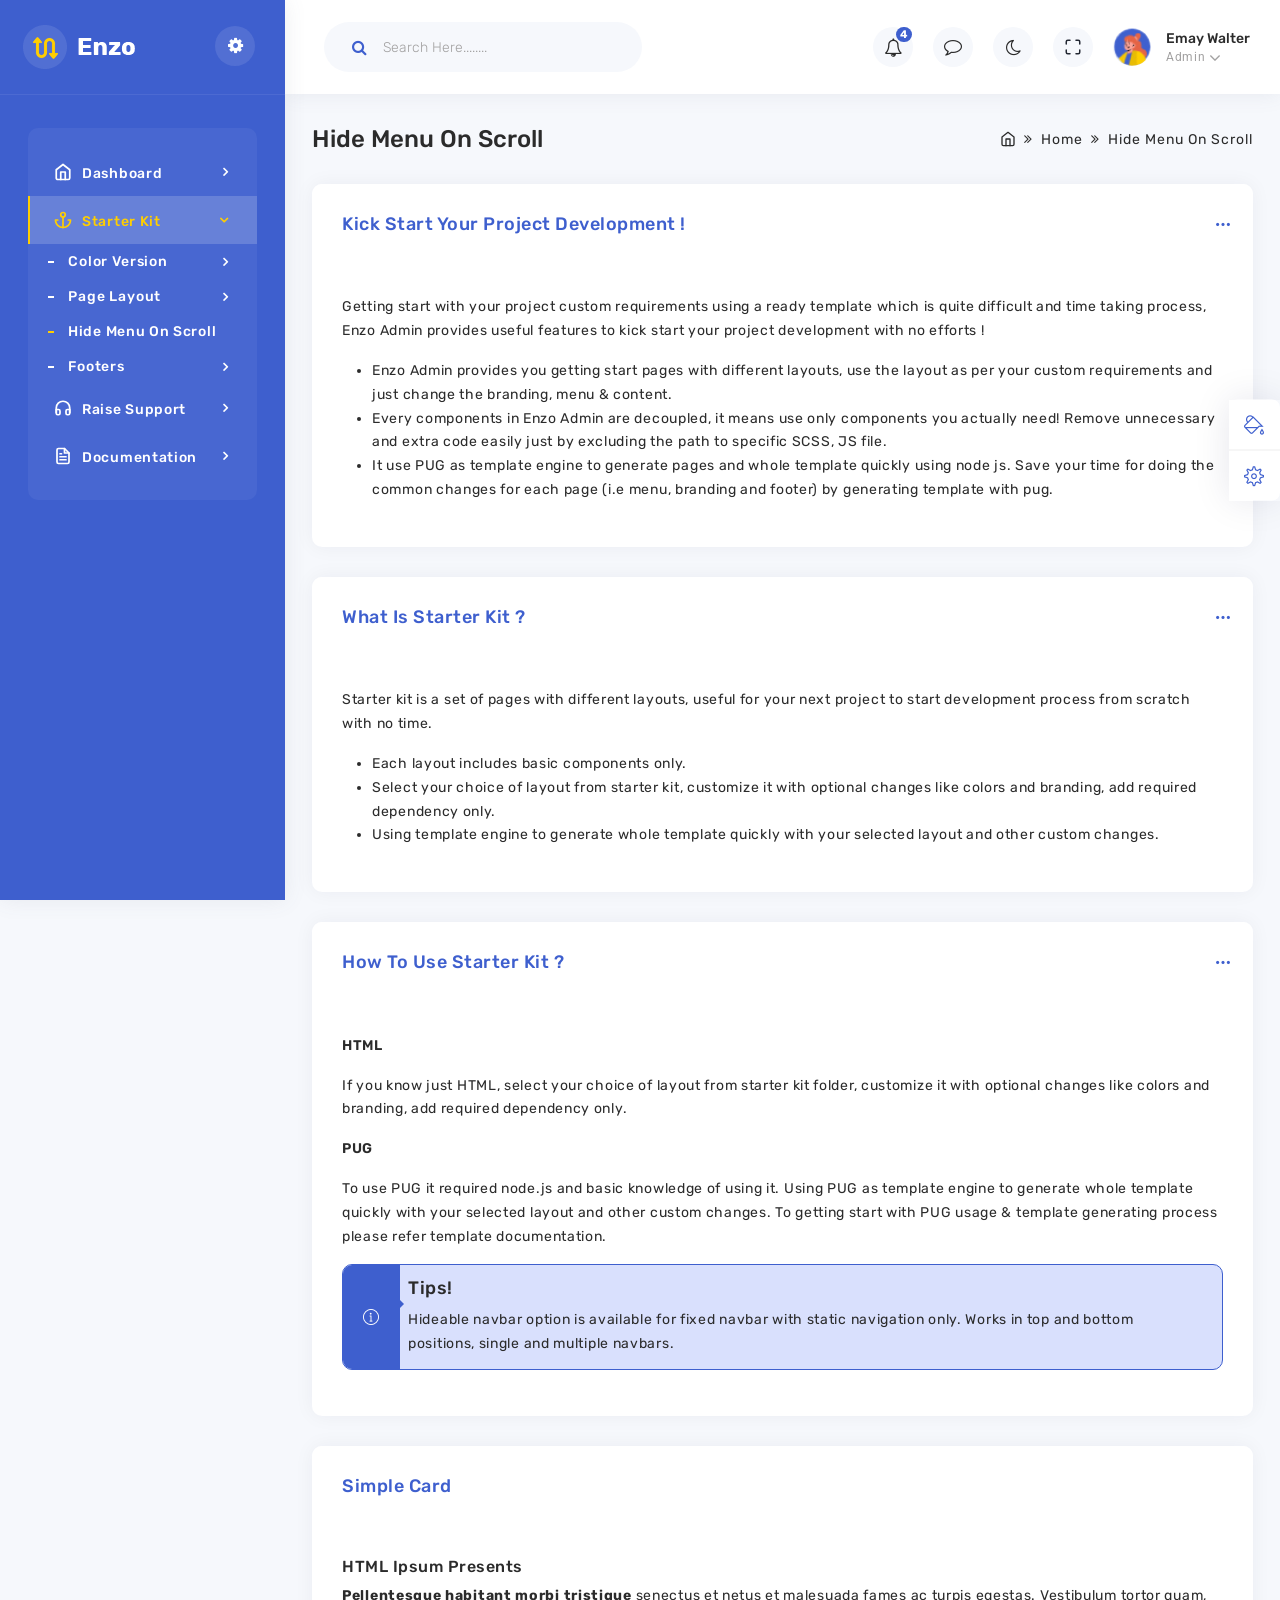
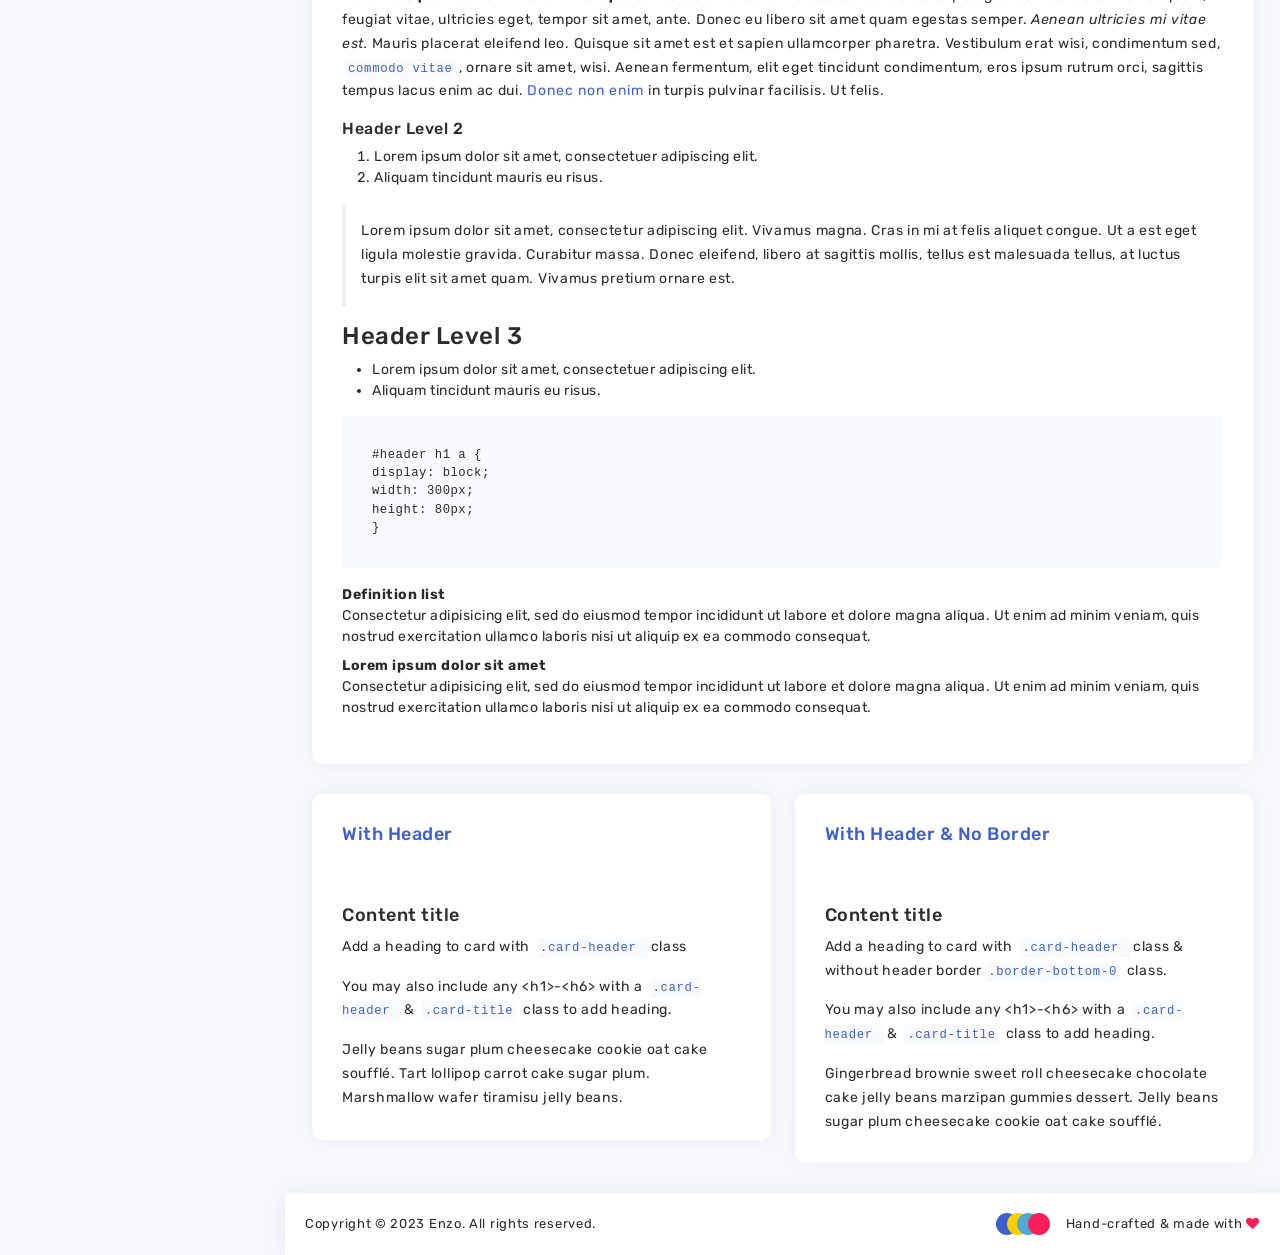
<file: starter-kit/hide-on-scroll.html>
<!DOCTYPE html>
<html lang="en">
  <head>
    <meta http-equiv="Content-Type" content="text/html; charset=UTF-8">
    <meta http-equiv="X-UA-Compatible" content="IE=edge">
    <meta name="viewport" content="width=device-width, initial-scale=1.0">
    <meta name="description" content="Enzo admin is super flexible, powerful, clean &amp; modern responsive bootstrap 5 admin template with unlimited possibilities.">
    <meta name="keywords" content="admin template, Enzo admin template, dashboard template, flat admin template, responsive admin template, web app">
    <meta name="author" content="pixelstrap">
    <link rel="icon" href="../assets/images/favicon/favicon.png" type="image/x-icon">
    <link rel="shortcut icon" href="../assets/images/favicon/favicon.png" type="image/x-icon">
    <title>Enzo - Premium Admin Template</title>
    <!-- Google font-->
    <link rel="preconnect" href="https://fonts.googleapis.com">
    <link rel="preconnect" href="https://fonts.gstatic.com" crossorigin>
    <link href="https://fonts.googleapis.com/css2?family=Rubik:ital,wght@0,300;0,400;0,500;0,600;0,700;0,800;0,900;1,300;1,400;1,500;1,600;1,700;1,800;1,900&amp;display=swap" rel="stylesheet">
    <link href="https://fonts.googleapis.com/css2?family=Montserrat:ital,wght@0,100;0,200;0,300;0,400;0,500;0,600;0,700;0,800;0,900;1,100;1,200;1,300;1,400;1,500;1,600;1,700;1,800;1,900&amp;display=swap" rel="stylesheet">
    <link href="https://fonts.googleapis.com/css2?family=Roboto:ital,wght@0,100;0,300;0,400;0,500;0,700;0,900;1,100;1,300;1,400;1,500;1,700;1,900&amp;display=swap" rel="stylesheet">
    <link rel="stylesheet" type="text/css" href="../assets/css/vendors/font-awesome.css">
    <!-- ico-font-->
    <link rel="stylesheet" type="text/css" href="../assets/css/vendors/icofont.css">
    <!-- Themify icon-->
    <link rel="stylesheet" type="text/css" href="../assets/css/vendors/themify.css">
    <!-- Flag icon-->
    <link rel="stylesheet" type="text/css" href="../assets/css/vendors/flag-icon.css">
    <!-- Feather icon-->
    <link rel="stylesheet" type="text/css" href="../assets/css/vendors/feather-icon.css">
    <!-- Plugins css start-->
    <link rel="stylesheet" type="text/css" href="../assets/css/vendors/scrollbar.css">
    <link rel="stylesheet" type="text/css" href="../assets/css/vendors/prism.css">
    <!-- Plugins css Ends-->
    <!-- Bootstrap css-->
    <link rel="stylesheet" type="text/css" href="../assets/css/vendors/bootstrap.css">
    <!-- App css-->
    <link rel="stylesheet" type="text/css" href="../assets/css/style.css">
    <link id="color" rel="stylesheet" href="../assets/css/color-1.css" media="screen">
    <!-- Responsive css-->
    <link rel="stylesheet" type="text/css" href="../assets/css/responsive.css">
  </head>
  <body>
    <!-- tap on top starts-->
    <div class="tap-top"><i data-feather="chevrons-up"></i></div>
    <!-- tap on tap ends-->
    <!-- page-wrapper Start-->
    <div class="page-wrapper compact-wrapper" id="pageWrapper">
      <!-- Page Header Start-->
      <div class="page-header">
        <div class="header-wrapper row m-0">
          <form class="form-inline search-full col" action="#" method="get">
            <div class="form-group w-100">
              <div class="Typeahead Typeahead--twitterUsers">
                <div class="u-posRelative">
                  <input class="demo-input Typeahead-input form-control-plaintext w-100" type="text" placeholder="Search In Enzo .." name="q" title="" autofocus>
                  <div class="spinner-border Typeahead-spinner" role="status"><span class="sr-only">Loading...</span></div><i class="close-search" data-feather="x"></i>
                </div>
                <div class="Typeahead-menu"></div>
              </div>
            </div>
          </form>
          <div class="header-logo-wrapper col-auto p-0">
            <div class="logo-wrapper"><a href="index.html"><img class="img-fluid" src="../assets/images/logo/login.png" alt=""></a></div>
            <div class="toggle-sidebar"><i class="status_toggle middle sidebar-toggle" data-feather="align-center"></i></div>
          </div>
          <div class="left-header col horizontal-wrapper ps-0">
            <div class="input-group">
              <div class="input-group-prepend"><span class="input-group-text mobile-search"><i class="fa fa-search"></i></span></div>
              <input class="form-control" type="text" placeholder="Search Here........">
            </div>
          </div>
          <div class="nav-right col-8 pull-right right-header p-0">
            <ul class="nav-menus">             
              <li class="onhover-dropdown">
                <div class="notification-box"><i class="fa fa-bell-o"> </i><span class="badge rounded-pill badge-primary">4                                </span></div>
                <ul class="notification-dropdown onhover-show-div">
                  <li><i data-feather="bell">            </i>
                    <h6 class="f-18 mb-0">Notifications</h6>
                  </li>
                  <li><a href="../template/email_read.html">
                      <p><i class="fa fa-circle-o me-3 font-primary"> </i>Delivery processing <span class="pull-right">10 min.</span></p></a></li>
                  <li><a href="../template/email_read.html">
                      <p><i class="fa fa-circle-o me-3 font-success"></i>Order Complete<span class="pull-right">1 hr</span></p></a></li>
                  <li><a href="../template/email_read.html">
                      <p><i class="fa fa-circle-o me-3 font-info"></i>Tickets Generated<span class="pull-right">3 hr</span></p></a></li>
                  <li><a href="../template/email_read.html"> 
                      <p><i class="fa fa-circle-o me-3 font-danger"></i>Delivery Complete<span class="pull-right">6 hr</span></p></a></li>
                  <li><a class="btn btn-primary" href="../template/email_read.html">Check all notification</a></li>
                </ul>
              </li>
              <li class="onhover-dropdown"><i class="fa fa-comment-o"></i>
                <ul class="chat-dropdown onhover-show-div">
                  <li><i data-feather="message-square"></i>
                    <h6 class="f-18 mb-0">Message Box                                    </h6>
                  </li>
                  <li>
                    <div class="d-flex"><img class="img-fluid rounded-circle me-3" src="../assets/images/user/1.jpg" alt="">
                      <div class="status-circle online"></div>
                      <div class="flex-grow-1"><a href="../template/chat.html"> <span>Ain Chavez</span>
                          <p>Do you want to go see movie?</p></a></div>
                      <p class="f-12 font-success">1 mins ago</p>
                    </div>
                  </li>
                  <li>
                    <div class="d-flex"><img class="img-fluid rounded-circle me-3" src="../assets/images/user/2.png" alt="">
                      <div class="status-circle online"></div>
                      <div class="flex-grow-1"><a href="../template/chat.html"> <span>Kori Thomas</span>
                          <p>What`s the project report update?</p></a></div>
                      <p class="f-12 font-success">3 mins ago</p>
                    </div>
                  </li>
                  <li>
                    <div class="d-flex"><img class="img-fluid rounded-circle me-3" src="../assets/images/dashboard/admins.png" alt="">
                      <div class="status-circle offline"></div>
                      <div class="flex-grow-1"><a href="../template/chat.html"> <span>Ain Chavez</span>
                          <p>Thank you for rating us.</p></a></div>
                      <p class="f-12 font-danger">9 mins ago</p>
                    </div>
                  </li>
                  <li class="text-center"> <a class="btn btn-primary" href="../template/chat.html">View All     </a></li>
                </ul>
              </li>
              <li>
                <div class="mode"><i class="fa fa-moon-o"></i></div>
              </li>
              <li class="maximize"><a class="text-dark" href="#!" onclick="javascript:toggleFullScreen()"><i data-feather="maximize"></i></a></li>
              <li class="profile-nav onhover-dropdown p-0 me-0">
                <div class="d-flex profile-media"><img class="b-r-50" src="../assets/images/dashboard/profile.jpg" alt="">
                  <div class="flex-grow-1"><span>Emay Walter</span>
                    <p class="mb-0 font-roboto">Admin <i class="middle fa fa-angle-down"></i></p>
                  </div>
                </div>
                <ul class="profile-dropdown onhover-show-div">
                  <li><a href="../template/user-profile.html"><i data-feather="user"></i><span>Account </span></a></li>
                  <li><a href="../template/email_inbox.html"><i data-feather="mail"></i><span>Inbox</span></a></li>
                  <li><a href="../template/kanban.html"><i data-feather="file-text"></i><span>Taskboard</span></a></li>
                  <li><a href="../template/login.html"><i data-feather="log-in"> </i><span>Log in</span></a></li>
                </ul>
              </li>
            </ul>
          </div>
          <script class="result-template" type="text/x-handlebars-template">
            <div class="ProfileCard u-cf">                        
            <div class="ProfileCard-avatar"><svg xmlns="http://www.w3.org/2000/svg" width="24" height="24" viewBox="0 0 24 24" fill="none" stroke="currentColor" stroke-width="2" stroke-linecap="round" stroke-linejoin="round" class="feather feather-airplay m-0"><path d="M5 17H4a2 2 0 0 1-2-2V5a2 2 0 0 1 2-2h16a2 2 0 0 1 2 2v10a2 2 0 0 1-2 2h-1"></path><polygon points="12 15 17 21 7 21 12 15"></polygon></svg></div>
            <div class="ProfileCard-details">
            <div class="ProfileCard-realName">{{name}}</div>
            </div>
            </div>
          </script>
          <script class="empty-template" type="text/x-handlebars-template"><div class="EmptyMessage">Your search turned up 0 results. This most likely means the backend is down, yikes!</div></script>
        </div>
      </div>
      <!-- Page Header Ends                              -->
      <!-- Page Body Start-->
      <div class="page-body-wrapper horizontal-menu">
        <!-- Page Sidebar Start-->
        <div class="sidebar-wrapper">
          <div>
            <div class="logo-wrapper"><a href="index.html"><img class="img-fluid for-light" src="../assets/images/logo/logo.png" alt=""></a>
              <div class="back-btn"><i class="fa fa-angle-left"></i></div>
              <div class="toggle-sidebar"><i class="fa fa-cog status_toggle middle sidebar-toggle"> </i></div>
            </div>
            <div class="logo-icon-wrapper"><a href="index.html"><img class="img-fluid" src="../assets/images/logo/logo-icon1.png" alt=""></a></div>
            <nav class="sidebar-main">
              <div class="left-arrow" id="left-arrow"><i data-feather="arrow-left"></i></div>
              <div id="sidebar-menu">
                <ul class="sidebar-links" id="simple-bar">
                  <li class="back-btn">
                    <div class="mobile-back text-end"><span>Back</span><i class="fa fa-angle-right ps-2" aria-hidden="true"></i></div>
                  </li>
                  <li class="menu-box"> 
                    <ul>
                      <li class="sidebar-list"><a class="sidebar-link sidebar-title" href="../template/index.html" target="_blank"><i data-feather="home"></i><span>Dashboard</span></a></li>
                      <li class="sidebar-list"><a class="sidebar-link sidebar-title" href="javascript:void(0)"><i data-feather="anchor"></i><span>Starter kit</span></a>
                        <ul class="sidebar-submenu">
                          <li><a class="submenu-title" href="javascript:void(0)">Color version<span class="sub-arrow"><i class="fa fa-chevron-right"></i></span></a>
                            <ul class="nav-sub-childmenu submenu-content">
                              <li><a href="index.html">Layout Light</a></li>
                              <li><a href="layout-dark.html">Layout Dark</a></li>
                            </ul>
                          </li>
                          <li>     <a class="submenu-title" href="javascript:void(0)">Page layout<span class="sub-arrow"><i class="fa fa-chevron-right"></i></span></a>
                            <ul class="nav-sub-childmenu submenu-content">
                              <li><a href="boxed.html">Boxed</a></li>
                              <li><a href="layout-rtl.html">RTL</a></li>
                            </ul>
                          </li>
                          <li><a href="hide-on-scroll.html"><span>Hide menu on Scroll</span></a></li>
                          <li>     <a class="submenu-title" href="javascript:void(0)">Footers<span class="sub-arrow"><i class="fa fa-chevron-right"></i></span></a>
                            <ul class="nav-sub-childmenu submenu-content">
                              <li><a href="footer-light.html">Footer Light</a></li>
                              <li><a href="footer-dark.html">Footer Dark</a></li>
                              <li><a href="footer-fixed.html">Footer Fixed</a></li>
                            </ul>
                          </li>
                        </ul>
                      </li>
                      <li class="sidebar-list"><a class="sidebar-link sidebar-title" href="https://pixelstrap.freshdesk.com/support/home" target="_blank"><i data-feather="headphones"></i><span>Raise Support</span></a></li>
                      <li class="sidebar-list"><a class="sidebar-link sidebar-title" href="../documentation/document/index.html" target="_blank"><i data-feather="file-text"></i><span>Documentation                                    </span></a></li>
                    </ul>
                  </li>
                </ul>
              </div>
              <div class="right-arrow" id="right-arrow"><i data-feather="arrow-right"></i></div>
            </nav>
          </div>
        </div>
        <!-- Page Sidebar Ends-->
        <div class="page-body">
          <div class="container-fluid">
            <div class="page-title">
              <div class="row">
                <div class="col-6">
                  <h3>Hide Menu On Scroll</h3>
                </div>
                <div class="col-6">
                  <ol class="breadcrumb">
                    <li class="breadcrumb-item"><a href="index.html">                                       <i data-feather="home"></i></a></li>
                    <li class="breadcrumb-item">Home</li>
                    <li class="breadcrumb-item active">Hide Menu On Scroll</li>
                  </ol>
                </div>
              </div>
            </div>
          </div>
          <!-- Container-fluid starts-->
          <div class="container-fluid">
            <div class="row starter-main">
              <div class="col-sm-12">
                <div class="card">
                  <div class="card-header">
                    <h5>Kick start your project development !</h5>
                    <div class="card-header-right">
                      <ul class="list-unstyled card-option">
                        <li><i class="icon-more-alt"></i></li>
                        <li><i class="view-html fa fa-code"></i></li>
                        <li><i class="icofont icofont-maximize full-card"></i></li>
                        <li><i class="icofont icofont-minus minimize-card"></i></li>
                        <li><i class="icofont icofont-refresh reload-card"></i></li>
                        <li><i class="icofont icofont-error close-card"></i></li>
                      </ul>
                    </div>
                  </div>
                  <div class="card-body">
                    <p>Getting start with your project custom requirements using a ready template which is quite difficult and time taking process, Enzo Admin provides useful features to kick start your project development with no efforts !</p>
                    <ul>
                      <li>
                        <p>Enzo Admin provides you getting start pages with different layouts, use the layout as per your custom requirements and just change the branding, menu & content.</p>
                      </li>
                      <li>
                        <p>Every components in Enzo Admin are decoupled, it means use only components you actually need! Remove unnecessary and extra code easily just by excluding the path to specific SCSS, JS file.</p>
                      </li>
                      <li>
                        <p>It use PUG as template engine to generate pages and whole template quickly using node js. Save your time for doing the common changes for each page (i.e menu, branding and footer) by generating template with pug.</p>
                      </li>
                    </ul>
                    <div class="code-box-copy">
                      <button class="code-box-copy__btn btn-clipboard" data-clipboard-target="#example-head" title="Copy"><i class="icofont icofont-copy-alt"></i></button>
                      <pre><code class="language-html" id="example-head">&lt;!-- Cod Box Copy begin --&gt;
&lt;p&gt;Getting start with your project custom requirements using a ready template which is quite difficult and time taking process, Enzo Admin provides useful features to kick start your project development with no efforts !&lt;/p&gt;
&lt;ul&gt;
&lt;li&gt;&lt;p&gt;Enzo Admin provides you getting start pages with different layouts, use the layout as per your custom requirements and just change the branding, menu & content.&lt;/p&gt;&lt;/li&gt;
&lt;li&gt;&lt;p&gt;Every components in Enzo Admin are decoupled, it means use only components you actually need! Remove unnecessary and extra code easily just by excluding the path to specific SCSS, JS file.&lt;/p&gt;&lt;/li&gt;
&lt;li&gt;&lt;p&gt;It use PUG as template engine to generate pages and whole template quickly using node js. Save your time for doing the common changes for each page (i.e menu, branding and footer) by generating template with pug.&lt;/p&gt;&lt;/li&gt;
&lt;/ul&gt;
&lt;!-- Cod Box Copy end --&gt;</code></pre>
                    </div>
                  </div>
                </div>
              </div>
              <div class="col-sm-12">
                <div class="card">
                  <div class="card-header">
                    <h5>What is starter kit ?</h5>
                    <div class="card-header-right">
                      <ul class="list-unstyled card-option">
                        <li><i class="icon-more-alt"></i></li>
                        <li><i class="view-html fa fa-code"></i></li>
                        <li><i class="icofont icofont-maximize full-card"></i></li>
                        <li><i class="icofont icofont-minus minimize-card"></i></li>
                        <li><i class="icofont icofont-refresh reload-card"></i></li>
                        <li><i class="icofont icofont-error close-card"></i></li>
                      </ul>
                    </div>
                  </div>
                  <div class="card-body">
                    <p>Starter kit is a set of pages with different layouts, useful for your next project to start development process from scratch with no time.</p>
                    <ul>
                      <li>
                        <p>Each layout includes basic components only.</p>
                      </li>
                      <li>
                        <p>Select your choice of layout from starter kit, customize it with optional changes like colors and branding, add required dependency only.</p>
                      </li>
                      <li>
                        <p>Using template engine to generate whole template quickly with your selected layout and other custom changes. </p>
                      </li>
                    </ul>
                    <div class="code-box-copy">
                      <button class="code-box-copy__btn btn-clipboard" data-clipboard-target="#example-head1" title="Copy"><i class="icofont icofont-copy-alt"></i></button>
                      <pre><code class="language-html" id="example-head1">&lt;!-- Cod Box Copy begin --&gt;
&lt;p&gt;Starter kit is a set of pages with different layouts, useful for your next project to start development process from scratch with no time. &lt;/p&gt;
&lt;ul&gt;
&lt;li&gt;&lt;p&gt;Each layout includes basic components only.&lt;/p&gt;&lt;/li&gt;
&lt;li&gt;&lt;p&gt;Select your choice of layout from starter kit, customize it with optional changes like colors and branding, add required dependency only.&lt;/p&gt;&lt;/li&gt;
&lt;li&gt;&lt;p&gt;Using template engine to generate whole template quickly with your selected layout and other custom changes.&lt;/p&gt;&lt;/li&gt;
&lt;/ul&gt;
&lt;!-- Cod Box Copy end --&gt;</code></pre>
                    </div>
                  </div>
                </div>
              </div>
              <div class="col-sm-12">
                <div class="card">
                  <div class="card-header">
                    <h5>How to use starter kit ?</h5>
                    <div class="card-header-right">
                      <ul class="list-unstyled card-option">
                        <li><i class="icon-more-alt"></i></li>
                        <li><i class="view-html fa fa-code"></i></li>
                        <li><i class="icofont icofont-maximize full-card"></i></li>
                        <li><i class="icofont icofont-minus minimize-card"></i></li>
                        <li><i class="icofont icofont-refresh reload-card"></i></li>
                        <li><i class="icofont icofont-error close-card"></i></li>
                      </ul>
                    </div>
                  </div>
                  <div class="card-body">
                    <p><span class="f-w-600">HTML</span></p>
                    <p>If you know just HTML, select your choice of layout from starter kit folder, customize it with optional changes like colors and branding, add required dependency only.</p>
                    <p><span class="f-w-600">PUG</span></p>
                    <p>To use PUG it required node.js and basic knowledge of using it. Using PUG as template engine to generate whole template quickly with your selected layout and other custom changes. To getting start with PUG usage & template generating process please refer template documentation.</p>
                    <div class="alert alert-primary inverse" role="alert"><i class="icon-info-alt"></i>
                      <h5>Tips!</h5>
                      <p>Hideable navbar option is available for fixed navbar with static navigation only. Works in top and bottom positions, single and multiple navbars.</p>
                    </div>
                    <div class="code-box-copy">
                      <button class="code-box-copy__btn btn-clipboard" data-clipboard-target="#example-head2" title="Copy"><i class="icofont icofont-copy-alt"></i></button>
                      <pre><code class="language-html" id="example-head2">&lt;!-- Cod Box Copy begin --&gt;
&lt;p&gt;&lt;span class="f-w-600"&gt;HTML&lt;/span&gt;&lt;/p&gt;
&lt;p&gt;If you know just HTML, select your choice of layout from starter kit folder, customize it with optional changes like colors and branding, add required dependency only.&lt;/p&gt;
&lt;p&gt;&lt;span class="f-w-600"&gt;PUG&lt;/span&gt;&lt;/p&gt;
&lt;p&gt;To use PUG it required node.js and basic knowledge of using it. Using PUG as template engine to generate whole template quickly with your selected layout and other custom changes. To getting start with PUG usage & template generating process please refer template documentation.&lt;/p&gt;
&lt;div class="alert alert-primary inverse" role="alert"&gt;
&lt;i class="icon-info-alt"&gt;&lt;/i&gt;
&lt;h5&gt;Tips!&lt;/h5&gt;
&lt;p&gt;Hideable navbar option is available for fixed navbar with static navigation only. Works in top and bottom positions, single and multiple navbars.&lt;/p&gt;
&lt;/div&gt;
&lt;!-- Cod Box Copy end --&gt;</code></pre>
                    </div>
                  </div>
                </div>
              </div>
              <div class="col-sm-12">
                <div class="card">
                  <div class="card-header">
                    <h5>Simple Card</h5>
                  </div>
                  <div class="card-body">
                    <h6>HTML Ipsum Presents</h6>
                    <p><strong>Pellentesque habitant morbi tristique</strong> senectus et netus et malesuada fames ac turpis egestas. Vestibulum tortor quam, feugiat vitae, ultricies eget, tempor sit amet, ante. Donec eu libero sit amet quam egestas
                                                          semper. <em>Aenean ultricies mi vitae est.</em> Mauris placerat eleifend leo. Quisque sit amet est et sapien ullamcorper pharetra. Vestibulum erat wisi, condimentum sed, <code>commodo vitae</code>, ornare sit amet, wisi. Aenean
                                                          fermentum, elit eget tincidunt condimentum, eros ipsum rutrum orci, sagittis tempus lacus enim ac dui. <a href="#">Donec non enim</a> in turpis pulvinar facilisis. Ut felis.
                    </p>
                    <h6>Header Level 2</h6>
                    <ol>
                      <li>Lorem ipsum dolor sit amet, consectetuer adipiscing elit.</li>
                      <li>Aliquam tincidunt mauris eu risus.</li>
                    </ol>
                    <blockquote>
                      <p>
                        Lorem ipsum dolor sit amet, consectetur adipiscing elit. Vivamus magna. Cras in mi at felis aliquet congue. Ut a est eget ligula molestie gravida. Curabitur massa. Donec eleifend, libero at sagittis mollis, tellus est malesuada
                        tellus, at luctus turpis elit sit amet quam. Vivamus pretium ornare est.
                      </p>
                    </blockquote>
                    <h4>Header Level<span> 3</span></h4>
                    <ul>
                      <li>Lorem ipsum dolor sit amet, consectetuer adipiscing elit.</li>
                      <li>Aliquam tincidunt mauris eu risus.</li>
                    </ul>
                    <pre>#header h1 a {
  display: block;
  width: 300px;
  height: 80px;
}</pre>
                    <dl>
                      <dt>Definition list</dt>
                      <dd>Consectetur adipisicing elit, sed do eiusmod tempor incididunt ut labore et dolore magna aliqua. Ut enim ad minim veniam, quis nostrud exercitation ullamco laboris nisi ut aliquip ex ea commodo consequat.</dd>
                      <dt>Lorem ipsum dolor sit amet</dt>
                      <dd>Consectetur adipisicing elit, sed do eiusmod tempor incididunt ut labore et dolore magna aliqua. Ut enim ad minim veniam, quis nostrud exercitation ullamco laboris nisi ut aliquip ex ea commodo consequat.</dd>
                    </dl>
                  </div>
                </div>
              </div>
              <div class="col-md-6">
                <div class="card">
                  <div class="card-header">
                    <h5>With Header</h5>
                  </div>
                  <div class="card-body">
                    <h5>Content title</h5>
                    <p>Add a heading to card with <code>.card-header </code> class</p>
                    <p>You may also include any &lt;h1&gt;-&lt;h6&gt; with a <code>.card-header </code> & <code>.card-title</code> class to add heading.</p>
                    <p>Jelly beans sugar plum cheesecake cookie oat cake soufflé. Tart lollipop carrot cake sugar plum. Marshmallow wafer tiramisu jelly beans.</p>
                  </div>
                </div>
              </div>
              <div class="col-md-6">
                <div class="card">
                  <div class="card-header card-no-border">
                    <h5>With Header & No Border</h5>
                  </div>
                  <div class="card-body">
                    <h5>Content title</h5>
                    <p>Add a heading to card with <code>.card-header </code> class & without header border<code>.border-bottom-0</code> class.</p>
                    <p>You may also include any &lt;h1&gt;-&lt;h6&gt; with a <code>.card-header </code> & <code>.card-title</code> class to add heading.</p>
                    <p>Gingerbread brownie sweet roll cheesecake chocolate cake jelly beans marzipan gummies dessert. Jelly beans sugar plum cheesecake cookie oat cake soufflé.</p>
                  </div>
                </div>
              </div>
            </div>
          </div>
          <!-- Container-fluid Ends-->
        </div>
        <!-- footer start-->
        <footer class="footer">
          <div class="container-fluid">
            <div class="row">
              <div class="col-md-6 p-0 footer-left">
                <p class="mb-0">Copyright © 2023 Enzo. All rights reserved.</p>
              </div>
              <div class="col-md-6 p-0 footer-right">
                <ul class="color-varient">
                  <li></li>
                  <li></li>
                  <li></li>
                  <li></li>
                </ul>
                <p class="mb-0 ms-3">Hand-crafted & made with <i class="fa fa-heart font-danger"></i></p>
              </div>
            </div>
          </div>
        </footer>
      </div>
    </div>
    <!-- latest jquery-->
    <script src="../assets/js/jquery-3.6.0.min.js"></script>
    <!-- Bootstrap js-->
    <script src="../assets/js/bootstrap/bootstrap.bundle.min.js"></script>
    <!-- feather icon js-->
    <script src="../assets/js/icons/feather-icon/feather.min.js"></script>
    <script src="../assets/js/icons/feather-icon/feather-icon.js"></script>
    <!-- scrollbar js-->
    <script src="../assets/js/scrollbar/simplebar.js"></script>
    <script src="../assets/js/scrollbar/custom.js"></script>
    <!-- Sidebar jquery-->
    <script src="../assets/js/config.js"></script>
    <!-- Plugins JS start-->
    <script src="../assets/js/sidebar-menu.js"></script>
    <script src="../assets/js/prism/prism.min.js"></script>
    <script src="../assets/js/clipboard/clipboard.min.js"></script>
    <script src="../assets/js/custom-card/custom-card.js"></script>
    <script src="../assets/js/typeahead/handlebars.js"></script>
    <script src="../assets/js/typeahead/typeahead.bundle.js"></script>
    <script src="../assets/js/typeahead/typeahead.custom.js"></script>
    <script src="../assets/js/typeahead-search/handlebars.js"></script>
    <script src="../assets/js/typeahead-search/typeahead-custom.js"></script>
    <script src="../assets/js/hide-on-scroll.js"></script>
    <script src="../assets/js/tooltip-init.js"></script>
    <!-- Plugins JS Ends-->
    <!-- Theme js-->
    <script src="../assets/js/script.js"></script>
    <script src="../assets/js/theme-customizer/customizer.js"></script>
    <!-- login js-->
    <!-- Plugin used-->
  </body>
</html>
</file>
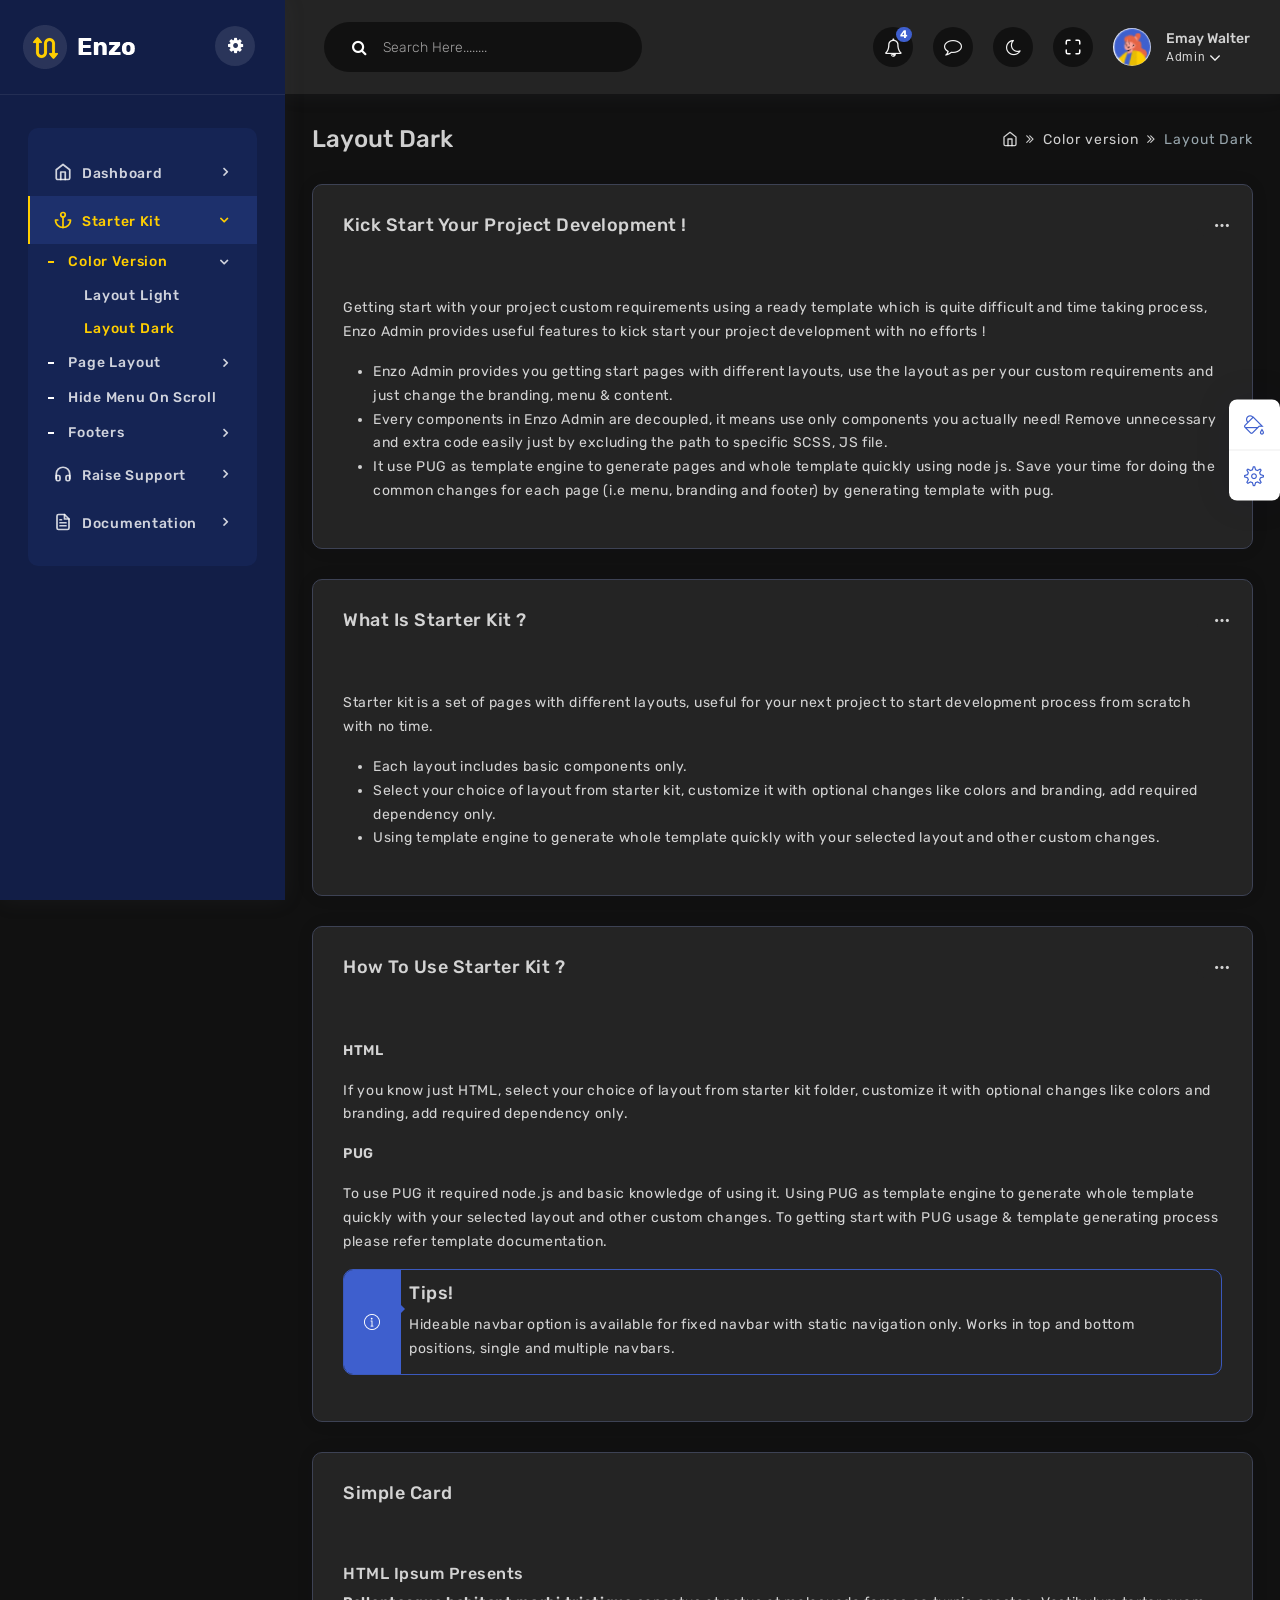
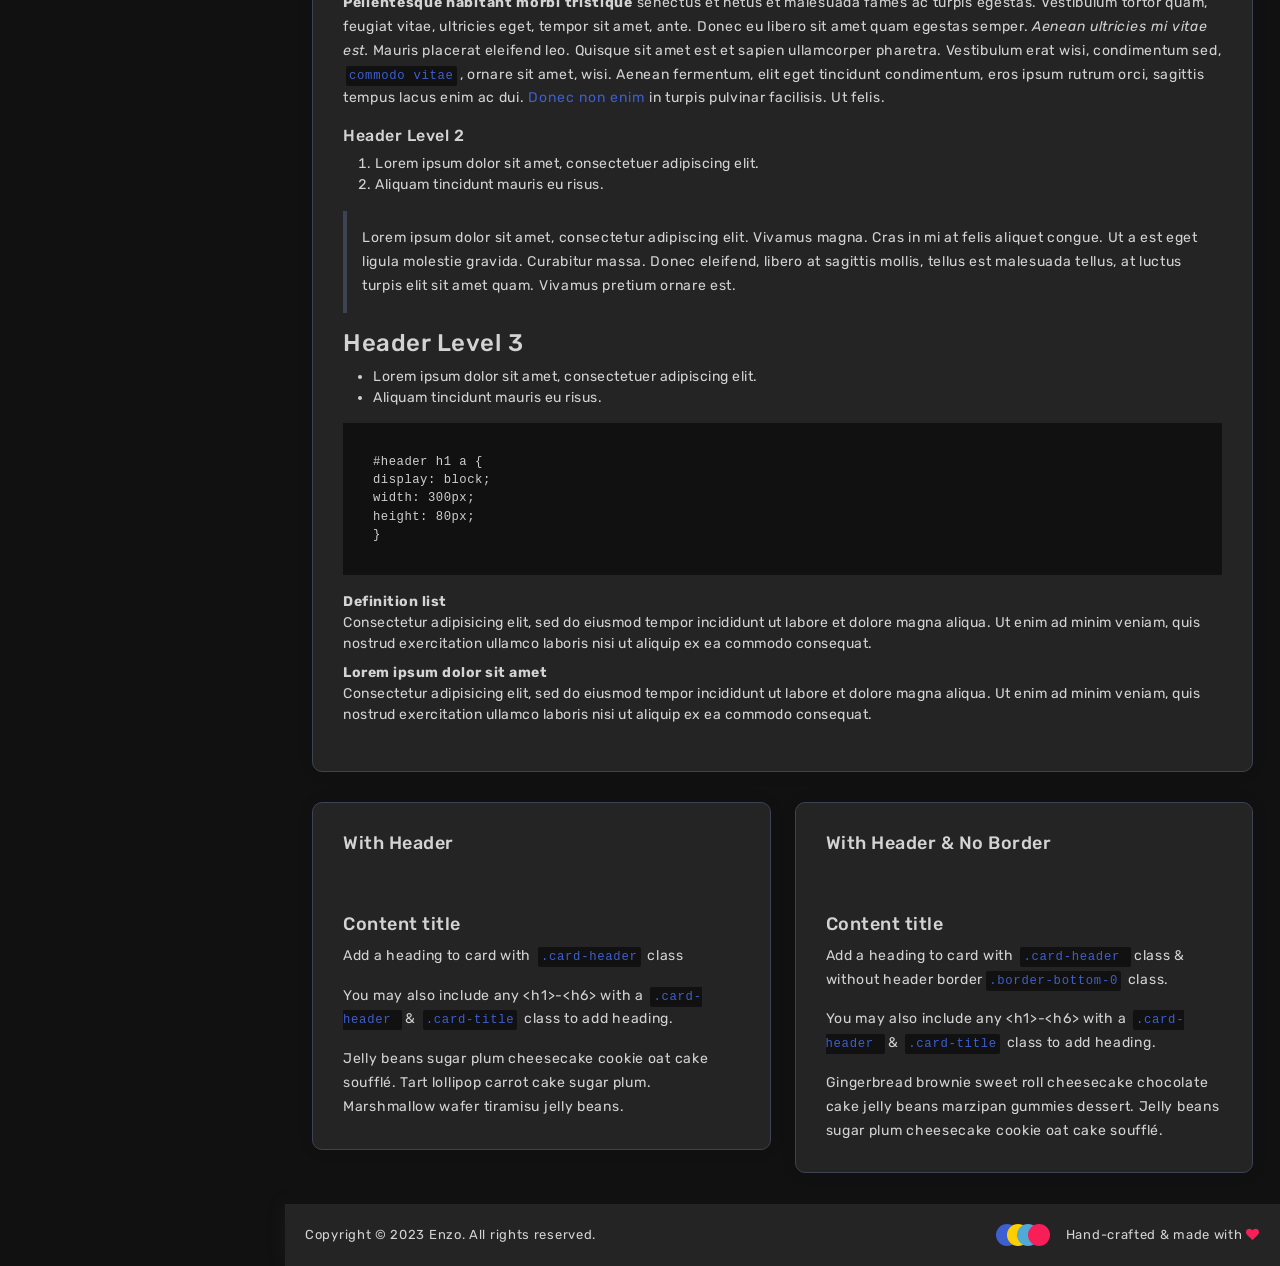
<file: starter-kit/layout-dark.html>
<!DOCTYPE html>
<html lang="en">
  <head>
    <meta http-equiv="Content-Type" content="text/html; charset=UTF-8">
    <meta http-equiv="X-UA-Compatible" content="IE=edge">
    <meta name="viewport" content="width=device-width, initial-scale=1.0">
    <meta name="description" content="Enzo admin is super flexible, powerful, clean &amp; modern responsive bootstrap 5 admin template with unlimited possibilities.">
    <meta name="keywords" content="admin template, Enzo admin template, dashboard template, flat admin template, responsive admin template, web app">
    <meta name="author" content="pixelstrap">
    <link rel="icon" href="../assets/images/favicon/favicon.png" type="image/x-icon">
    <link rel="shortcut icon" href="../assets/images/favicon/favicon.png" type="image/x-icon">
    <title>Enzo - Premium Admin Template</title>
    <!-- Google font-->
    <link rel="preconnect" href="https://fonts.googleapis.com">
    <link rel="preconnect" href="https://fonts.gstatic.com" crossorigin>
    <link href="https://fonts.googleapis.com/css2?family=Rubik:ital,wght@0,300;0,400;0,500;0,600;0,700;0,800;0,900;1,300;1,400;1,500;1,600;1,700;1,800;1,900&amp;display=swap" rel="stylesheet">
    <link href="https://fonts.googleapis.com/css2?family=Montserrat:ital,wght@0,100;0,200;0,300;0,400;0,500;0,600;0,700;0,800;0,900;1,100;1,200;1,300;1,400;1,500;1,600;1,700;1,800;1,900&amp;display=swap" rel="stylesheet">
    <link href="https://fonts.googleapis.com/css2?family=Roboto:ital,wght@0,100;0,300;0,400;0,500;0,700;0,900;1,100;1,300;1,400;1,500;1,700;1,900&amp;display=swap" rel="stylesheet">
    <link rel="stylesheet" type="text/css" href="../assets/css/vendors/font-awesome.css">
    <!-- ico-font-->
    <link rel="stylesheet" type="text/css" href="../assets/css/vendors/icofont.css">
    <!-- Themify icon-->
    <link rel="stylesheet" type="text/css" href="../assets/css/vendors/themify.css">
    <!-- Flag icon-->
    <link rel="stylesheet" type="text/css" href="../assets/css/vendors/flag-icon.css">
    <!-- Feather icon-->
    <link rel="stylesheet" type="text/css" href="../assets/css/vendors/feather-icon.css">
    <!-- Plugins css start-->
    <link rel="stylesheet" type="text/css" href="../assets/css/vendors/scrollbar.css">
    <link rel="stylesheet" type="text/css" href="../assets/css/vendors/prism.css">
    <!-- Plugins css Ends-->
    <!-- Bootstrap css-->
    <link rel="stylesheet" type="text/css" href="../assets/css/vendors/bootstrap.css">
    <!-- App css-->
    <link rel="stylesheet" type="text/css" href="../assets/css/style.css">
    <link id="color" rel="stylesheet" href="../assets/css/color-1.css" media="screen">
    <!-- Responsive css-->
    <link rel="stylesheet" type="text/css" href="../assets/css/responsive.css">
  </head>
  <body class="dark-only">
    <!-- tap on top starts-->
    <div class="tap-top"><i data-feather="chevrons-up"></i></div>
    <!-- tap on tap ends-->
    <!-- Loader starts-->
    <div class="loader-wrapper">
      <div class="loader"></div>
    </div>
    <!-- Loader ends-->
    <!-- page-wrapper Start-->
    <div class="page-wrapper compact-wrapper" id="pageWrapper">
      <!-- Page Header Start-->
      <div class="page-header">
        <div class="header-wrapper row m-0">
          <form class="form-inline search-full col" action="#" method="get">
            <div class="form-group w-100">
              <div class="Typeahead Typeahead--twitterUsers">
                <div class="u-posRelative">
                  <input class="demo-input Typeahead-input form-control-plaintext w-100" type="text" placeholder="Search In Enzo .." name="q" title="" autofocus>
                  <div class="spinner-border Typeahead-spinner" role="status"><span class="sr-only">Loading...</span></div><i class="close-search" data-feather="x"></i>
                </div>
                <div class="Typeahead-menu"></div>
              </div>
            </div>
          </form>
          <div class="header-logo-wrapper col-auto p-0">
            <div class="logo-wrapper"><a href="index.html"><img class="img-fluid" src="../assets/images/logo/login.png" alt=""></a></div>
            <div class="toggle-sidebar"><i class="status_toggle middle sidebar-toggle" data-feather="align-center"></i></div>
          </div>
          <div class="left-header col horizontal-wrapper ps-0">
            <div class="input-group">
              <div class="input-group-prepend"><span class="input-group-text mobile-search"><i class="fa fa-search"></i></span></div>
              <input class="form-control" type="text" placeholder="Search Here........">
            </div>
          </div>
          <div class="nav-right col-8 pull-right right-header p-0">
            <ul class="nav-menus">             
              <li class="onhover-dropdown">
                <div class="notification-box"><i class="fa fa-bell-o"> </i><span class="badge rounded-pill badge-primary">4                                </span></div>
                <ul class="notification-dropdown onhover-show-div">
                  <li><i data-feather="bell">            </i>
                    <h6 class="f-18 mb-0">Notifications</h6>
                  </li>
                  <li><a href="../template/email_read.html">
                      <p><i class="fa fa-circle-o me-3 font-primary"> </i>Delivery processing <span class="pull-right">10 min.</span></p></a></li>
                  <li><a href="../template/email_read.html">
                      <p><i class="fa fa-circle-o me-3 font-success"></i>Order Complete<span class="pull-right">1 hr</span></p></a></li>
                  <li><a href="../template/email_read.html">
                      <p><i class="fa fa-circle-o me-3 font-info"></i>Tickets Generated<span class="pull-right">3 hr</span></p></a></li>
                  <li><a href="../template/email_read.html"> 
                      <p><i class="fa fa-circle-o me-3 font-danger"></i>Delivery Complete<span class="pull-right">6 hr</span></p></a></li>
                  <li><a class="btn btn-primary" href="../template/email_read.html">Check all notification</a></li>
                </ul>
              </li>
              <li class="onhover-dropdown"><i class="fa fa-comment-o"></i>
                <ul class="chat-dropdown onhover-show-div">
                  <li><i data-feather="message-square"></i>
                    <h6 class="f-18 mb-0">Message Box                                    </h6>
                  </li>
                  <li>
                    <div class="d-flex"><img class="img-fluid rounded-circle me-3" src="../assets/images/user/1.jpg" alt="">
                      <div class="status-circle online"></div>
                      <div class="flex-grow-1"><a href="../template/chat.html"> <span>Ain Chavez</span>
                          <p>Do you want to go see movie?</p></a></div>
                      <p class="f-12 font-success">1 mins ago</p>
                    </div>
                  </li>
                  <li>
                    <div class="d-flex"><img class="img-fluid rounded-circle me-3" src="../assets/images/user/2.png" alt="">
                      <div class="status-circle online"></div>
                      <div class="flex-grow-1"><a href="../template/chat.html"> <span>Kori Thomas</span>
                          <p>What`s the project report update?</p></a></div>
                      <p class="f-12 font-success">3 mins ago</p>
                    </div>
                  </li>
                  <li>
                    <div class="d-flex"><img class="img-fluid rounded-circle me-3" src="../assets/images/dashboard/admins.png" alt="">
                      <div class="status-circle offline"></div>
                      <div class="flex-grow-1"><a href="../template/chat.html"> <span>Ain Chavez</span>
                          <p>Thank you for rating us.</p></a></div>
                      <p class="f-12 font-danger">9 mins ago</p>
                    </div>
                  </li>
                  <li class="text-center"> <a class="btn btn-primary" href="../template/chat.html">View All     </a></li>
                </ul>
              </li>
              <li>
                <div class="mode"><i class="fa fa-moon-o"></i></div>
              </li>
              <li class="maximize"><a class="text-dark" href="#!" onclick="javascript:toggleFullScreen()"><i data-feather="maximize"></i></a></li>
              <li class="profile-nav onhover-dropdown p-0 me-0">
                <div class="d-flex profile-media"><img class="b-r-50" src="../assets/images/dashboard/profile.jpg" alt="">
                  <div class="flex-grow-1"><span>Emay Walter</span>
                    <p class="mb-0 font-roboto">Admin <i class="middle fa fa-angle-down"></i></p>
                  </div>
                </div>
                <ul class="profile-dropdown onhover-show-div">
                  <li><a href="../template/user-profile.html"><i data-feather="user"></i><span>Account </span></a></li>
                  <li><a href="../template/email_inbox.html"><i data-feather="mail"></i><span>Inbox</span></a></li>
                  <li><a href="../template/kanban.html"><i data-feather="file-text"></i><span>Taskboard</span></a></li>
                  <li><a href="../template/login.html"><i data-feather="log-in"> </i><span>Log in</span></a></li>
                </ul>
              </li>
            </ul>
          </div>
          <script class="result-template" type="text/x-handlebars-template">
            <div class="ProfileCard u-cf">                        
            <div class="ProfileCard-avatar"><svg xmlns="http://www.w3.org/2000/svg" width="24" height="24" viewBox="0 0 24 24" fill="none" stroke="currentColor" stroke-width="2" stroke-linecap="round" stroke-linejoin="round" class="feather feather-airplay m-0"><path d="M5 17H4a2 2 0 0 1-2-2V5a2 2 0 0 1 2-2h16a2 2 0 0 1 2 2v10a2 2 0 0 1-2 2h-1"></path><polygon points="12 15 17 21 7 21 12 15"></polygon></svg></div>
            <div class="ProfileCard-details">
            <div class="ProfileCard-realName">{{name}}</div>
            </div>
            </div>
          </script>
          <script class="empty-template" type="text/x-handlebars-template"><div class="EmptyMessage">Your search turned up 0 results. This most likely means the backend is down, yikes!</div></script>
        </div>
      </div>
      <!-- Page Header Ends                              -->
      <!-- Page Body Start-->
      <div class="page-body-wrapper horizontal-menu">
        <!-- Page Sidebar Start-->
        <div class="sidebar-wrapper">
          <div>
            <div class="logo-wrapper"><a href="index.html"><img class="img-fluid for-light" src="../assets/images/logo/logo.png" alt=""></a>
              <div class="back-btn"><i class="fa fa-angle-left"></i></div>
              <div class="toggle-sidebar"><i class="fa fa-cog status_toggle middle sidebar-toggle"> </i></div>
            </div>
            <div class="logo-icon-wrapper"><a href="index.html"><img class="img-fluid" src="../assets/images/logo/logo-icon1.png" alt=""></a></div>
            <nav class="sidebar-main">
              <div class="left-arrow" id="left-arrow"><i data-feather="arrow-left"></i></div>
              <div id="sidebar-menu">
                <ul class="sidebar-links" id="simple-bar">
                  <li class="back-btn">
                    <div class="mobile-back text-end"><span>Back</span><i class="fa fa-angle-right ps-2" aria-hidden="true"></i></div>
                  </li>
                  <li class="menu-box"> 
                    <ul>
                      <li class="sidebar-list"><a class="sidebar-link sidebar-title" href="../template/index.html" target="_blank"><i data-feather="home"></i><span>Dashboard</span></a></li>
                      <li class="sidebar-list"><a class="sidebar-link sidebar-title" href="javascript:void(0)"><i data-feather="anchor"></i><span>Starter kit</span></a>
                        <ul class="sidebar-submenu">
                          <li><a class="submenu-title" href="javascript:void(0)">Color version<span class="sub-arrow"><i class="fa fa-chevron-right"></i></span></a>
                            <ul class="nav-sub-childmenu submenu-content">
                              <li><a href="index.html">Layout Light</a></li>
                              <li><a href="layout-dark.html">Layout Dark</a></li>
                            </ul>
                          </li>
                          <li>     <a class="submenu-title" href="javascript:void(0)">Page layout<span class="sub-arrow"><i class="fa fa-chevron-right"></i></span></a>
                            <ul class="nav-sub-childmenu submenu-content">
                              <li><a href="boxed.html">Boxed</a></li>
                              <li><a href="layout-rtl.html">RTL</a></li>
                            </ul>
                          </li>
                          <li><a href="hide-on-scroll.html"><span>Hide menu on Scroll</span></a></li>
                          <li>     <a class="submenu-title" href="javascript:void(0)">Footers<span class="sub-arrow"><i class="fa fa-chevron-right"></i></span></a>
                            <ul class="nav-sub-childmenu submenu-content">
                              <li><a href="footer-light.html">Footer Light</a></li>
                              <li><a href="footer-dark.html">Footer Dark</a></li>
                              <li><a href="footer-fixed.html">Footer Fixed</a></li>
                            </ul>
                          </li>
                        </ul>
                      </li>
                      <li class="sidebar-list"><a class="sidebar-link sidebar-title" href="https://pixelstrap.freshdesk.com/support/home" target="_blank"><i data-feather="headphones"></i><span>Raise Support</span></a></li>
                      <li class="sidebar-list"><a class="sidebar-link sidebar-title" href="../documentation/document/index.html" target="_blank"><i data-feather="file-text"></i><span>Documentation                                    </span></a></li>
                    </ul>
                  </li>
                </ul>
              </div>
              <div class="right-arrow" id="right-arrow"><i data-feather="arrow-right"></i></div>
            </nav>
          </div>
        </div>
        <!-- Page Sidebar Ends-->
        <div class="page-body">
          <div class="container-fluid">
            <div class="page-title">
              <div class="row">
                <div class="col-6">
                  <h3>Layout dark</h3>
                </div>
                <div class="col-6">
                  <ol class="breadcrumb">
                    <li class="breadcrumb-item"><a href="index.html">                                       <i data-feather="home"></i></a></li>
                    <li class="breadcrumb-item">Color version</li>
                    <li class="breadcrumb-item active">Layout dark</li>
                  </ol>
                </div>
              </div>
            </div>
          </div>
          <!-- Container-fluid starts-->
          <div class="container-fluid">
            <div class="row starter-main">
              <div class="col-sm-12">
                <div class="card">
                  <div class="card-header">
                    <h5>Kick start your project development !</h5>
                    <div class="card-header-right">
                      <ul class="list-unstyled card-option">
                        <li><i class="icon-more-alt"></i></li>
                        <li><i class="view-html fa fa-code"></i></li>
                        <li><i class="icofont icofont-maximize full-card"></i></li>
                        <li><i class="icofont icofont-minus minimize-card"></i></li>
                        <li><i class="icofont icofont-refresh reload-card"></i></li>
                        <li><i class="icofont icofont-error close-card"></i></li>
                      </ul>
                    </div>
                  </div>
                  <div class="card-body">
                    <p>Getting start with your project custom requirements using a ready template which is quite difficult and time taking process, Enzo Admin provides useful features to kick start your project development with no efforts !</p>
                    <ul>
                      <li>
                        <p>Enzo Admin provides you getting start pages with different layouts, use the layout as per your custom requirements and just change the branding, menu & content.</p>
                      </li>
                      <li>
                        <p>Every components in Enzo Admin are decoupled, it means use only components you actually need! Remove unnecessary and extra code easily just by excluding the path to specific SCSS, JS file.</p>
                      </li>
                      <li>
                        <p>It use PUG as template engine to generate pages and whole template quickly using node js. Save your time for doing the common changes for each page (i.e menu, branding and footer) by generating template with pug.</p>
                      </li>
                    </ul>
                    <div class="code-box-copy">
                      <button class="code-box-copy__btn btn-clipboard" data-clipboard-target="#example-head" title="Copy"><i class="icofont icofont-copy-alt"></i></button>
                      <pre><code class="language-html" id="example-head">&lt;!-- Cod Box Copy begin --&gt;
&lt;p&gt;Getting start with your project custom requirements using a ready template which is quite difficult and time taking process, Enzo Admin provides useful features to kick start your project development with no efforts !&lt;/p&gt;
&lt;ul&gt;
&lt;li&gt;&lt;p&gt;Enzo Admin provides you getting start pages with different layouts, use the layout as per your custom requirements and just change the branding, menu & content.&lt;/p&gt;&lt;/li&gt;
&lt;li&gt;&lt;p&gt;Every components in Enzo Admin are decoupled, it means use only components you actually need! Remove unnecessary and extra code easily just by excluding the path to specific SCSS, JS file.&lt;/p&gt;&lt;/li&gt;
&lt;li&gt;&lt;p&gt;It use PUG as template engine to generate pages and whole template quickly using node js. Save your time for doing the common changes for each page (i.e menu, branding and footer) by generating template with pug.&lt;/p&gt;&lt;/li&gt;
&lt;/ul&gt;
&lt;!-- Cod Box Copy end --&gt;</code></pre>
                    </div>
                  </div>
                </div>
              </div>
              <div class="col-sm-12">
                <div class="card">
                  <div class="card-header">
                    <h5>What is starter kit ?</h5>
                    <div class="card-header-right">
                      <ul class="list-unstyled card-option">
                        <li><i class="icon-more-alt"></i></li>
                        <li><i class="view-html fa fa-code"></i></li>
                        <li><i class="icofont icofont-maximize full-card"></i></li>
                        <li><i class="icofont icofont-minus minimize-card"></i></li>
                        <li><i class="icofont icofont-refresh reload-card"></i></li>
                        <li><i class="icofont icofont-error close-card"></i></li>
                      </ul>
                    </div>
                  </div>
                  <div class="card-body">
                    <p>Starter kit is a set of pages with different layouts, useful for your next project to start development process from scratch with no time.</p>
                    <ul>
                      <li>
                        <p>Each layout includes basic components only.</p>
                      </li>
                      <li>
                        <p>Select your choice of layout from starter kit, customize it with optional changes like colors and branding, add required dependency only.</p>
                      </li>
                      <li>
                        <p>Using template engine to generate whole template quickly with your selected layout and other custom changes. </p>
                      </li>
                    </ul>
                    <div class="code-box-copy">
                      <button class="code-box-copy__btn btn-clipboard" data-clipboard-target="#example-head1" title="Copy"><i class="icofont icofont-copy-alt"></i></button>
                      <pre><code class="language-html" id="example-head1">&lt;!-- Cod Box Copy begin --&gt;
&lt;p&gt;Starter kit is a set of pages with different layouts, useful for your next project to start development process from scratch with no time. &lt;/p&gt;
&lt;ul&gt;
&lt;li&gt;&lt;p&gt;Each layout includes basic components only.&lt;/p&gt;&lt;/li&gt;
&lt;li&gt;&lt;p&gt;Select your choice of layout from starter kit, customize it with optional changes like colors and branding, add required dependency only.&lt;/p&gt;&lt;/li&gt;
&lt;li&gt;&lt;p&gt;Using template engine to generate whole template quickly with your selected layout and other custom changes.&lt;/p&gt;&lt;/li&gt;
&lt;/ul&gt;
&lt;!-- Cod Box Copy end --&gt;</code></pre>
                    </div>
                  </div>
                </div>
              </div>
              <div class="col-sm-12">
                <div class="card">
                  <div class="card-header">
                    <h5>How to use starter kit ?</h5>
                    <div class="card-header-right">
                      <ul class="list-unstyled card-option">
                        <li><i class="icon-more-alt"></i></li>
                        <li><i class="view-html fa fa-code"></i></li>
                        <li><i class="icofont icofont-maximize full-card"></i></li>
                        <li><i class="icofont icofont-minus minimize-card"></i></li>
                        <li><i class="icofont icofont-refresh reload-card"></i></li>
                        <li><i class="icofont icofont-error close-card"></i></li>
                      </ul>
                    </div>
                  </div>
                  <div class="card-body">
                    <p><span class="f-w-600">HTML</span></p>
                    <p>If you know just HTML, select your choice of layout from starter kit folder, customize it with optional changes like colors and branding, add required dependency only.</p>
                    <p><span class="f-w-600">PUG</span></p>
                    <p>To use PUG it required node.js and basic knowledge of using it. Using PUG as template engine to generate whole template quickly with your selected layout and other custom changes. To getting start with PUG usage & template generating process please refer template documentation.</p>
                    <div class="alert alert-primary inverse" role="alert"><i class="icon-info-alt"></i>
                      <h5>Tips!</h5>
                      <p>Hideable navbar option is available for fixed navbar with static navigation only. Works in top and bottom positions, single and multiple navbars.</p>
                    </div>
                    <div class="code-box-copy">
                      <button class="code-box-copy__btn btn-clipboard" data-clipboard-target="#example-head2" title="Copy"><i class="icofont icofont-copy-alt"></i></button>
                      <pre><code class="language-html" id="example-head2">&lt;!-- Cod Box Copy begin --&gt;
&lt;p&gt;&lt;span class="f-w-600"&gt;HTML&lt;/span&gt;&lt;/p&gt;
&lt;p&gt;If you know just HTML, select your choice of layout from starter kit folder, customize it with optional changes like colors and branding, add required dependency only.&lt;/p&gt;
&lt;p&gt;&lt;span class="f-w-600"&gt;PUG&lt;/span&gt;&lt;/p&gt;
&lt;p&gt;To use PUG it required node.js and basic knowledge of using it. Using PUG as template engine to generate whole template quickly with your selected layout and other custom changes. To getting start with PUG usage & template generating process please refer template documentation.&lt;/p&gt;
&lt;div class="alert alert-primary inverse" role="alert"&gt;
&lt;i class="icon-info-alt"&gt;&lt;/i&gt;
&lt;h5&gt;Tips!&lt;/h5&gt;
&lt;p&gt;Hideable navbar option is available for fixed navbar with static navigation only. Works in top and bottom positions, single and multiple navbars.&lt;/p&gt;
&lt;/div&gt;
&lt;!-- Cod Box Copy end --&gt;</code></pre>
                    </div>
                  </div>
                </div>
              </div>
              <div class="col-sm-12">
                <div class="card">
                  <div class="card-header">
                    <h5>Simple Card</h5>
                  </div>
                  <div class="card-body">
                    <h6>HTML Ipsum Presents</h6>
                    <p><strong>Pellentesque habitant morbi tristique</strong> senectus et netus et malesuada fames ac turpis egestas. Vestibulum tortor quam, feugiat vitae, ultricies eget, tempor sit amet, ante. Donec eu libero sit amet quam egestas
                                                          semper. <em>Aenean ultricies mi vitae est.</em> Mauris placerat eleifend leo. Quisque sit amet est et sapien ullamcorper pharetra. Vestibulum erat wisi, condimentum sed, <code>commodo vitae</code>, ornare sit amet, wisi. Aenean
                                                          fermentum, elit eget tincidunt condimentum, eros ipsum rutrum orci, sagittis tempus lacus enim ac dui. <a href="javascript:void(0)">Donec non enim</a> in turpis pulvinar facilisis. Ut felis.
                    </p>
                    <h6>Header Level 2</h6>
                    <ol>
                      <li>Lorem ipsum dolor sit amet, consectetuer adipiscing elit.</li>
                      <li>Aliquam tincidunt mauris eu risus.</li>
                    </ol>
                    <div class="figure d-block">
                      <blockquote class="blockquote">
                        <p>
                          Lorem ipsum dolor sit amet, consectetur adipiscing elit. Vivamus magna. Cras in mi at felis aliquet congue. Ut a est eget ligula molestie gravida. Curabitur massa. Donec eleifend, libero at sagittis mollis, tellus est malesuada
                          tellus, at luctus turpis elit sit amet quam. Vivamus pretium ornare est.
                        </p>
                      </blockquote>
                    </div>
                    <h4>Header Level<span> 3</span></h4>
                    <ul>
                      <li>Lorem ipsum dolor sit amet, consectetuer adipiscing elit.</li>
                      <li>Aliquam tincidunt mauris eu risus.</li>
                    </ul>
                    <pre>#header h1 a {
  display: block;
  width: 300px;
  height: 80px;
}</pre>
                    <dl>
                      <dt>Definition list</dt>
                      <dd>Consectetur adipisicing elit, sed do eiusmod tempor incididunt ut labore et dolore magna aliqua. Ut enim ad minim veniam, quis nostrud exercitation ullamco laboris nisi ut aliquip ex ea commodo consequat.</dd>
                      <dt>Lorem ipsum dolor sit amet</dt>
                      <dd>Consectetur adipisicing elit, sed do eiusmod tempor incididunt ut labore et dolore magna aliqua. Ut enim ad minim veniam, quis nostrud exercitation ullamco laboris nisi ut aliquip ex ea commodo consequat.</dd>
                    </dl>
                  </div>
                </div>
              </div>
              <div class="col-md-6">
                <div class="card">
                  <div class="card-header">
                    <h5>With Header</h5>
                  </div>
                  <div class="card-body">
                    <h5>Content title</h5>
                    <p>Add a heading to card with <code>.card-header</code> class</p>
                    <p>You may also include any &lt;h1&gt;-&lt;h6&gt; with a <code>.card-header </code> & <code>.card-title</code> class to add heading.</p>
                    <p>Jelly beans sugar plum cheesecake cookie oat cake soufflé. Tart lollipop carrot cake sugar plum. Marshmallow wafer tiramisu jelly beans.</p>
                  </div>
                </div>
              </div>
              <div class="col-md-6">
                <div class="card">
                  <div class="card-header card-no-border">
                    <h5>With Header & No Border</h5>
                  </div>
                  <div class="card-body">
                    <h5>Content title</h5>
                    <p>Add a heading to card with <code>.card-header </code> class & without header border<code>.border-bottom-0</code> class.</p>
                    <p>You may also include any &lt;h1&gt;-&lt;h6&gt; with a <code>.card-header </code> & <code>.card-title</code> class to add heading.</p>
                    <p>Gingerbread brownie sweet roll cheesecake chocolate cake jelly beans marzipan gummies dessert. Jelly beans sugar plum cheesecake cookie oat cake soufflé.</p>
                  </div>
                </div>
              </div>
            </div>
          </div>
          <!-- Container-fluid Ends-->
        </div>
        <!-- footer start-->
        <footer class="footer">
          <div class="container-fluid">
            <div class="row">
              <div class="col-md-6 p-0 footer-left">
                <p class="mb-0">Copyright © 2023 Enzo. All rights reserved.</p>
              </div>
              <div class="col-md-6 p-0 footer-right">
                <ul class="color-varient">
                  <li></li>
                  <li></li>
                  <li></li>
                  <li></li>
                </ul>
                <p class="mb-0 ms-3">Hand-crafted & made with <i class="fa fa-heart font-danger"></i></p>
              </div>
            </div>
          </div>
        </footer>
      </div>
    </div>
    <!-- latest jquery-->
    <script src="../assets/js/jquery-3.6.0.min.js"></script>
    <!-- Bootstrap js-->
    <script src="../assets/js/bootstrap/bootstrap.bundle.min.js"></script>
    <!-- feather icon js-->
    <script src="../assets/js/icons/feather-icon/feather.min.js"></script>
    <script src="../assets/js/icons/feather-icon/feather-icon.js"></script>
    <!-- scrollbar js-->
    <script src="../assets/js/scrollbar/simplebar.js"></script>
    <script src="../assets/js/scrollbar/custom.js"></script>
    <!-- Sidebar jquery-->
    <script src="../assets/js/config.js"></script>
    <!-- Plugins JS start-->
    <script src="../assets/js/sidebar-menu.js"></script>
    <script src="../assets/js/prism/prism.min.js"></script>
    <script src="../assets/js/clipboard/clipboard.min.js"></script>
    <script src="../assets/js/custom-card/custom-card.js"></script>
    <script src="../assets/js/typeahead/handlebars.js"></script>
    <script src="../assets/js/typeahead/typeahead.bundle.js"></script>
    <script src="../assets/js/typeahead/typeahead.custom.js"></script>
    <script src="../assets/js/typeahead-search/handlebars.js"></script>
    <script src="../assets/js/typeahead-search/typeahead-custom.js"></script>
    <script src="../assets/js/tooltip-init.js"></script>
    <!-- Plugins JS Ends-->
    <!-- Theme js-->
    <script src="../assets/js/script.js"></script>
    <script src="../assets/js/theme-customizer/customizer.js"></script>
    <!-- login js-->
    <!-- Plugin used-->
  </body>
</html>
</file>
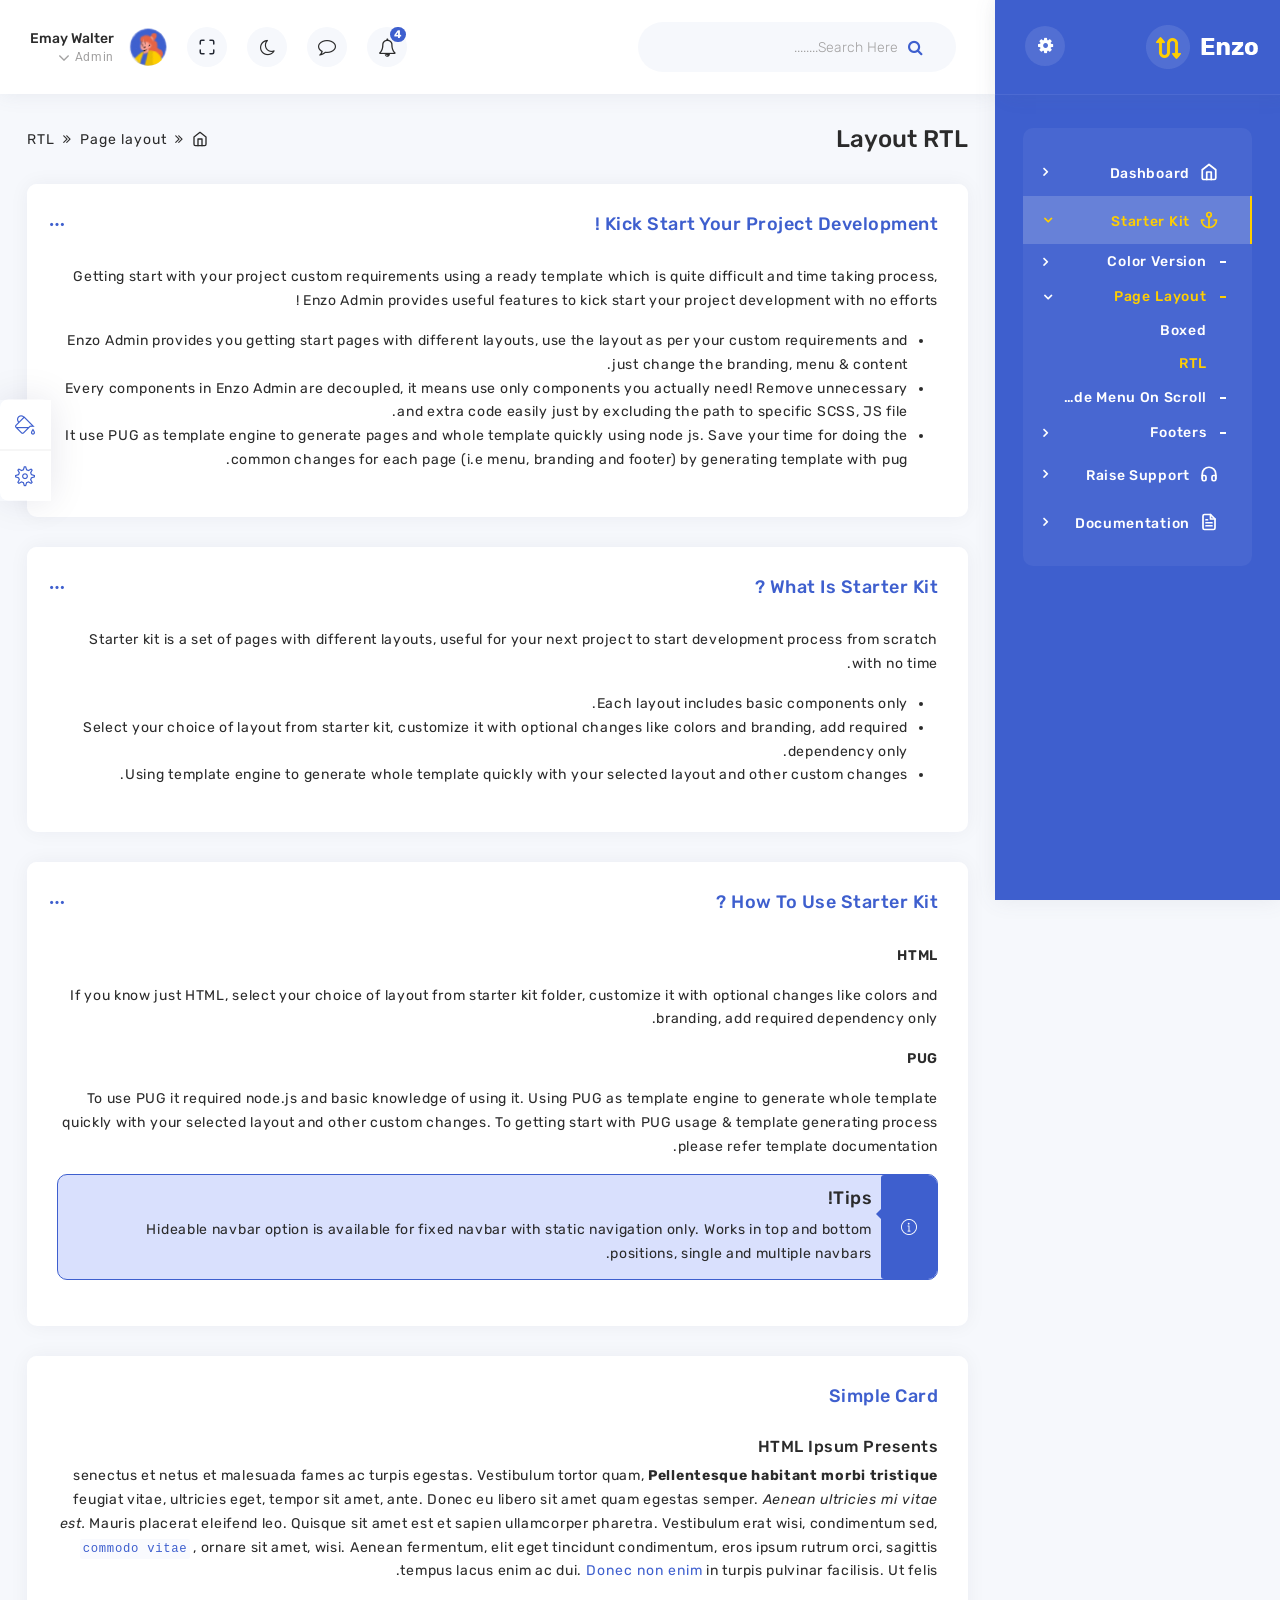
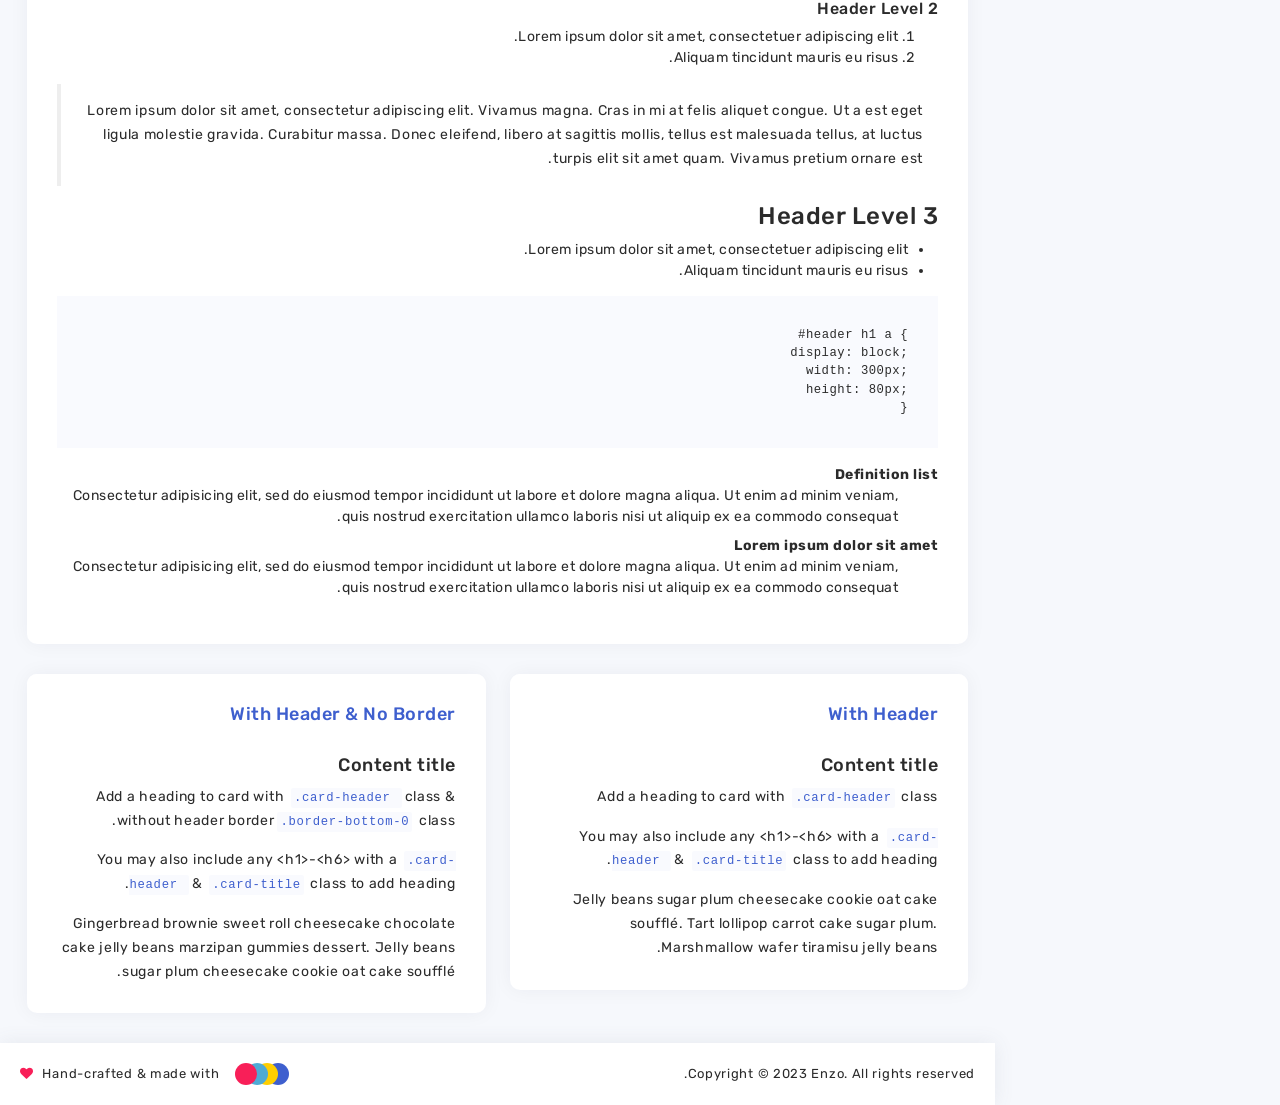
<file: starter-kit/layout-rtl.html>
<!DOCTYPE html>
<html lang="en" dir="rtl">
  <head>
    <meta http-equiv="Content-Type" content="text/html; charset=UTF-8">
    <meta http-equiv="X-UA-Compatible" content="IE=edge">
    <meta name="viewport" content="width=device-width, initial-scale=1.0">
    <meta name="description" content="Enzo admin is super flexible, powerful, clean &amp; modern responsive bootstrap 5 admin template with unlimited possibilities.">
    <meta name="keywords" content="admin template, Enzo admin template, dashboard template, flat admin template, responsive admin template, web app">
    <meta name="author" content="pixelstrap">
    <link rel="icon" href="../assets/images/favicon/favicon.png" type="image/x-icon">
    <link rel="shortcut icon" href="../assets/images/favicon/favicon.png" type="image/x-icon">
    <title>Enzo - Premium Admin Template</title>
    <!-- Google font-->
    <link rel="preconnect" href="https://fonts.googleapis.com">
    <link rel="preconnect" href="https://fonts.gstatic.com" crossorigin>
    <link href="https://fonts.googleapis.com/css2?family=Rubik:ital,wght@0,300;0,400;0,500;0,600;0,700;0,800;0,900;1,300;1,400;1,500;1,600;1,700;1,800;1,900&amp;display=swap" rel="stylesheet">
    <link href="https://fonts.googleapis.com/css2?family=Montserrat:ital,wght@0,100;0,200;0,300;0,400;0,500;0,600;0,700;0,800;0,900;1,100;1,200;1,300;1,400;1,500;1,600;1,700;1,800;1,900&amp;display=swap" rel="stylesheet">
    <link href="https://fonts.googleapis.com/css2?family=Roboto:ital,wght@0,100;0,300;0,400;0,500;0,700;0,900;1,100;1,300;1,400;1,500;1,700;1,900&amp;display=swap" rel="stylesheet">
    <link rel="stylesheet" type="text/css" href="../assets/css/vendors/font-awesome.css">
    <!-- ico-font-->
    <link rel="stylesheet" type="text/css" href="../assets/css/vendors/icofont.css">
    <!-- Themify icon-->
    <link rel="stylesheet" type="text/css" href="../assets/css/vendors/themify.css">
    <!-- Flag icon-->
    <link rel="stylesheet" type="text/css" href="../assets/css/vendors/flag-icon.css">
    <!-- Feather icon-->
    <link rel="stylesheet" type="text/css" href="../assets/css/vendors/feather-icon.css">
    <!-- Plugins css start-->
    <link rel="stylesheet" type="text/css" href="../assets/css/vendors/scrollbar.css">
    <link rel="stylesheet" type="text/css" href="../assets/css/vendors/prism.css">
    <!-- Plugins css Ends-->
    <!-- Bootstrap css-->
    <link rel="stylesheet" type="text/css" href="../assets/css/vendors/bootstrap.css">
    <!-- App css-->
    <link rel="stylesheet" type="text/css" href="../assets/css/style.css">
    <link id="color" rel="stylesheet" href="../assets/css/color-1.css" media="screen">
    <!-- Responsive css-->
    <link rel="stylesheet" type="text/css" href="../assets/css/responsive.css">
  </head>
  <body class="rtl">
    <!-- tap on top starts-->
    <div class="tap-top"><i data-feather="chevrons-up"></i></div>
    <!-- tap on tap ends-->
    <!-- Loader starts-->
    <div class="loader-wrapper">
      <div class="loader"></div>
    </div>
    <!-- Loader ends-->
    <!-- page-wrapper Start-->
    <div class="page-wrapper compact-wrapper" id="pageWrapper">
      <!-- Page Header Start-->
      <div class="page-header">
        <div class="header-wrapper row m-0">
          <form class="form-inline search-full col" action="#" method="get">
            <div class="form-group w-100">
              <div class="Typeahead Typeahead--twitterUsers">
                <div class="u-posRelative">
                  <input class="demo-input Typeahead-input form-control-plaintext w-100" type="text" placeholder="Search In Enzo .." name="q" title="" autofocus>
                  <div class="spinner-border Typeahead-spinner" role="status"><span class="sr-only">Loading...</span></div><i class="close-search" data-feather="x"></i>
                </div>
                <div class="Typeahead-menu"></div>
              </div>
            </div>
          </form>
          <div class="header-logo-wrapper col-auto p-0">
            <div class="logo-wrapper"><a href="index.html"><img class="img-fluid" src="../assets/images/logo/login.png" alt=""></a></div>
            <div class="toggle-sidebar"><i class="status_toggle middle sidebar-toggle" data-feather="align-center"></i></div>
          </div>
          <div class="left-header col horizontal-wrapper ps-0">
            <div class="input-group">
              <div class="input-group-prepend"><span class="input-group-text mobile-search"><i class="fa fa-search"></i></span></div>
              <input class="form-control" type="text" placeholder="Search Here........">
            </div>
          </div>
          <div class="nav-right col-8 pull-right right-header p-0">
            <ul class="nav-menus">             
              <li class="onhover-dropdown">
                <div class="notification-box"><i class="fa fa-bell-o"> </i><span class="badge rounded-pill badge-primary">4                                </span></div>
                <ul class="notification-dropdown onhover-show-div">
                  <li><i data-feather="bell">            </i>
                    <h6 class="f-18 mb-0">Notifications</h6>
                  </li>
                  <li><a href="../template/email_read.html">
                      <p><i class="fa fa-circle-o me-3 font-primary"> </i>Delivery processing <span class="pull-right">10 min.</span></p></a></li>
                  <li><a href="../template/email_read.html">
                      <p><i class="fa fa-circle-o me-3 font-success"></i>Order Complete<span class="pull-right">1 hr</span></p></a></li>
                  <li><a href="../template/email_read.html">
                      <p><i class="fa fa-circle-o me-3 font-info"></i>Tickets Generated<span class="pull-right">3 hr</span></p></a></li>
                  <li><a href="../template/email_read.html"> 
                      <p><i class="fa fa-circle-o me-3 font-danger"></i>Delivery Complete<span class="pull-right">6 hr</span></p></a></li>
                  <li><a class="btn btn-primary" href="../template/email_read.html">Check all notification</a></li>
                </ul>
              </li>
              <li class="onhover-dropdown"><i class="fa fa-comment-o"></i>
                <ul class="chat-dropdown onhover-show-div">
                  <li><i data-feather="message-square"></i>
                    <h6 class="f-18 mb-0">Message Box                                    </h6>
                  </li>
                  <li>
                    <div class="d-flex"><img class="img-fluid rounded-circle me-3" src="../assets/images/user/1.jpg" alt="">
                      <div class="status-circle online"></div>
                      <div class="flex-grow-1"><a href="../template/chat.html"> <span>Ain Chavez</span>
                          <p>Do you want to go see movie?</p></a></div>
                      <p class="f-12 font-success">1 mins ago</p>
                    </div>
                  </li>
                  <li>
                    <div class="d-flex"><img class="img-fluid rounded-circle me-3" src="../assets/images/user/2.png" alt="">
                      <div class="status-circle online"></div>
                      <div class="flex-grow-1"><a href="../template/chat.html"> <span>Kori Thomas</span>
                          <p>What`s the project report update?</p></a></div>
                      <p class="f-12 font-success">3 mins ago</p>
                    </div>
                  </li>
                  <li>
                    <div class="d-flex"><img class="img-fluid rounded-circle me-3" src="../assets/images/dashboard/admins.png" alt="">
                      <div class="status-circle offline"></div>
                      <div class="flex-grow-1"><a href="../template/chat.html"> <span>Ain Chavez</span>
                          <p>Thank you for rating us.</p></a></div>
                      <p class="f-12 font-danger">9 mins ago</p>
                    </div>
                  </li>
                  <li class="text-center"> <a class="btn btn-primary" href="../template/chat.html">View All     </a></li>
                </ul>
              </li>
              <li>
                <div class="mode"><i class="fa fa-moon-o"></i></div>
              </li>
              <li class="maximize"><a class="text-dark" href="#!" onclick="javascript:toggleFullScreen()"><i data-feather="maximize"></i></a></li>
              <li class="profile-nav onhover-dropdown p-0 me-0">
                <div class="d-flex profile-media"><img class="b-r-50" src="../assets/images/dashboard/profile.jpg" alt="">
                  <div class="flex-grow-1"><span>Emay Walter</span>
                    <p class="mb-0 font-roboto">Admin <i class="middle fa fa-angle-down"></i></p>
                  </div>
                </div>
                <ul class="profile-dropdown onhover-show-div">
                  <li><a href="../template/user-profile.html"><i data-feather="user"></i><span>Account </span></a></li>
                  <li><a href="../template/email_inbox.html"><i data-feather="mail"></i><span>Inbox</span></a></li>
                  <li><a href="../template/kanban.html"><i data-feather="file-text"></i><span>Taskboard</span></a></li>
                  <li><a href="../template/login.html"><i data-feather="log-in"> </i><span>Log in</span></a></li>
                </ul>
              </li>
            </ul>
          </div>
          <script class="result-template" type="text/x-handlebars-template">
            <div class="ProfileCard u-cf">                        
            <div class="ProfileCard-avatar"><svg xmlns="http://www.w3.org/2000/svg" width="24" height="24" viewBox="0 0 24 24" fill="none" stroke="currentColor" stroke-width="2" stroke-linecap="round" stroke-linejoin="round" class="feather feather-airplay m-0"><path d="M5 17H4a2 2 0 0 1-2-2V5a2 2 0 0 1 2-2h16a2 2 0 0 1 2 2v10a2 2 0 0 1-2 2h-1"></path><polygon points="12 15 17 21 7 21 12 15"></polygon></svg></div>
            <div class="ProfileCard-details">
            <div class="ProfileCard-realName">{{name}}</div>
            </div>
            </div>
          </script>
          <script class="empty-template" type="text/x-handlebars-template"><div class="EmptyMessage">Your search turned up 0 results. This most likely means the backend is down, yikes!</div></script>
        </div>
      </div>
      <!-- Page Header Ends                              -->
      <!-- Page Body Start-->
      <div class="page-body-wrapper horizontal-menu">
        <!-- Page Sidebar Start-->
        <div class="sidebar-wrapper">
          <div>
            <div class="logo-wrapper"><a href="index.html"><img class="img-fluid for-light" src="../assets/images/logo/logo.png" alt=""></a>
              <div class="back-btn"><i class="fa fa-angle-left"></i></div>
              <div class="toggle-sidebar"><i class="fa fa-cog status_toggle middle sidebar-toggle"> </i></div>
            </div>
            <div class="logo-icon-wrapper"><a href="index.html"><img class="img-fluid" src="../assets/images/logo/logo-icon1.png" alt=""></a></div>
            <nav class="sidebar-main">
              <div class="left-arrow" id="left-arrow"><i data-feather="arrow-left"></i></div>
              <div id="sidebar-menu">
                <ul class="sidebar-links" id="simple-bar">
                  <li class="back-btn">
                    <div class="mobile-back text-end"><span>Back</span><i class="fa fa-angle-right ps-2" aria-hidden="true"></i></div>
                  </li>
                  <li class="menu-box"> 
                    <ul>
                      <li class="sidebar-list"><a class="sidebar-link sidebar-title" href="../template/index.html" target="_blank"><i data-feather="home"></i><span>Dashboard</span></a></li>
                      <li class="sidebar-list"><a class="sidebar-link sidebar-title" href="javascript:void(0)"><i data-feather="anchor"></i><span>Starter kit</span></a>
                        <ul class="sidebar-submenu">
                          <li><a class="submenu-title" href="javascript:void(0)">Color version<span class="sub-arrow"><i class="fa fa-chevron-right"></i></span></a>
                            <ul class="nav-sub-childmenu submenu-content">
                              <li><a href="index.html">Layout Light</a></li>
                              <li><a href="layout-dark.html">Layout Dark</a></li>
                            </ul>
                          </li>
                          <li>     <a class="submenu-title" href="javascript:void(0)">Page layout<span class="sub-arrow"><i class="fa fa-chevron-right"></i></span></a>
                            <ul class="nav-sub-childmenu submenu-content">
                              <li><a href="boxed.html">Boxed</a></li>
                              <li><a href="layout-rtl.html">RTL</a></li>
                            </ul>
                          </li>
                          <li><a href="hide-on-scroll.html"><span>Hide menu on Scroll</span></a></li>
                          <li>     <a class="submenu-title" href="javascript:void(0)">Footers<span class="sub-arrow"><i class="fa fa-chevron-right"></i></span></a>
                            <ul class="nav-sub-childmenu submenu-content">
                              <li><a href="footer-light.html">Footer Light</a></li>
                              <li><a href="footer-dark.html">Footer Dark</a></li>
                              <li><a href="footer-fixed.html">Footer Fixed</a></li>
                            </ul>
                          </li>
                        </ul>
                      </li>
                      <li class="sidebar-list"><a class="sidebar-link sidebar-title" href="https://pixelstrap.freshdesk.com/support/home" target="_blank"><i data-feather="headphones"></i><span>Raise Support</span></a></li>
                      <li class="sidebar-list"><a class="sidebar-link sidebar-title" href="../documentation/document/index.html" target="_blank"><i data-feather="file-text"></i><span>Documentation                                    </span></a></li>
                    </ul>
                  </li>
                </ul>
              </div>
              <div class="right-arrow" id="right-arrow"><i data-feather="arrow-right"></i></div>
            </nav>
          </div>
        </div>
        <!-- Page Sidebar Ends-->
        <div class="page-body">
          <div class="container-fluid">
            <div class="page-title">
              <div class="row">
                <div class="col-sm-6">
                  <h3>Layout RTL</h3>
                </div>
                <div class="col-sm-6">
                  <ol class="breadcrumb">
                    <li class="breadcrumb-item"><a href="index.html">                                       <i data-feather="home"></i></a></li>
                    <li class="breadcrumb-item">Page layout</li>
                    <li class="breadcrumb-item active">RTL</li>
                  </ol>
                </div>
              </div>
            </div>
          </div>
          <!-- Container-fluid starts-->
          <div class="container-fluid">
            <div class="row starter-main">
              <div class="col-sm-12">
                <div class="card">
                  <div class="card-header pb-0">
                    <h5>Kick start your project development !</h5>
                    <div class="card-header-right">
                      <ul class="list-unstyled card-option">
                        <li><i class="icon-more-alt"></i></li>
                        <li><i class="view-html fa fa-code"></i></li>
                        <li><i class="icofont icofont-maximize full-card"></i></li>
                        <li><i class="icofont icofont-minus minimize-card"></i></li>
                        <li><i class="icofont icofont-refresh reload-card"></i></li>
                        <li><i class="icofont icofont-error close-card"></i></li>
                      </ul>
                    </div>
                  </div>
                  <div class="card-body">
                    <p>Getting start with your project custom requirements using a ready template which is quite difficult and time taking process, Enzo Admin provides useful features to kick start your project development with no efforts !</p>
                    <ul>
                      <li>
                        <p>Enzo Admin provides you getting start pages with different layouts, use the layout as per your custom requirements and just change the branding, menu & content.</p>
                      </li>
                      <li>
                        <p>Every components in Enzo Admin are decoupled, it means use only components you actually need! Remove unnecessary and extra code easily just by excluding the path to specific SCSS, JS file.</p>
                      </li>
                      <li>
                        <p>It use PUG as template engine to generate pages and whole template quickly using node js. Save your time for doing the common changes for each page (i.e menu, branding and footer) by generating template with pug.</p>
                      </li>
                    </ul>
                    <div class="code-box-copy">
                      <button class="code-box-copy__btn btn-clipboard" data-clipboard-target="#example-head" title="Copy"><i class="icofont icofont-copy-alt"></i></button>
                      <pre><code class="language-html" id="example-head">&lt;!-- Cod Box Copy begin --&gt;
&lt;p&gt;Getting start with your project custom requirements using a ready template which is quite difficult and time taking process, Enzo Admin provides useful features to kick start your project development with no efforts !&lt;/p&gt;
&lt;ul&gt;
&lt;li&gt;&lt;p&gt;Enzo Admin provides you getting start pages with different layouts, use the layout as per your custom requirements and just change the branding, menu & content.&lt;/p&gt;&lt;/li&gt;
&lt;li&gt;&lt;p&gt;Every components in Enzo Admin are decoupled, it means use only components you actually need! Remove unnecessary and extra code easily just by excluding the path to specific SCSS, JS file.&lt;/p&gt;&lt;/li&gt;
&lt;li&gt;&lt;p&gt;It use PUG as template engine to generate pages and whole template quickly using node js. Save your time for doing the common changes for each page (i.e menu, branding and footer) by generating template with pug.&lt;/p&gt;&lt;/li&gt;
&lt;/ul&gt;
&lt;!-- Cod Box Copy end --&gt;</code></pre>
                    </div>
                  </div>
                </div>
              </div>
              <div class="col-sm-12">
                <div class="card">
                  <div class="card-header pb-0">
                    <h5>What is starter kit ?</h5>
                    <div class="card-header-right">
                      <ul class="list-unstyled card-option">
                        <li><i class="icon-more-alt"></i></li>
                        <li><i class="view-html fa fa-code"></i></li>
                        <li><i class="icofont icofont-maximize full-card"></i></li>
                        <li><i class="icofont icofont-minus minimize-card"></i></li>
                        <li><i class="icofont icofont-refresh reload-card"></i></li>
                        <li><i class="icofont icofont-error close-card"></i></li>
                      </ul>
                    </div>
                  </div>
                  <div class="card-body">
                    <p>Starter kit is a set of pages with different layouts, useful for your next project to start development process from scratch with no time.</p>
                    <ul>
                      <li>
                        <p>Each layout includes basic components only.</p>
                      </li>
                      <li>
                        <p>Select your choice of layout from starter kit, customize it with optional changes like colors and branding, add required dependency only.</p>
                      </li>
                      <li>
                        <p>Using template engine to generate whole template quickly with your selected layout and other custom changes. </p>
                      </li>
                    </ul>
                    <div class="code-box-copy">
                      <button class="code-box-copy__btn btn-clipboard" data-clipboard-target="#example-head1" title="Copy"><i class="icofont icofont-copy-alt"></i></button>
                      <pre><code class="language-html" id="example-head1">&lt;!-- Cod Box Copy begin --&gt;
&lt;p&gt;Starter kit is a set of pages with different layouts, useful for your next project to start development process from scratch with no time. &lt;/p&gt;
&lt;ul&gt;
&lt;li&gt;&lt;p&gt;Each layout includes basic components only.&lt;/p&gt;&lt;/li&gt;
&lt;li&gt;&lt;p&gt;Select your choice of layout from starter kit, customize it with optional changes like colors and branding, add required dependency only.&lt;/p&gt;&lt;/li&gt;
&lt;li&gt;&lt;p&gt;Using template engine to generate whole template quickly with your selected layout and other custom changes.&lt;/p&gt;&lt;/li&gt;
&lt;/ul&gt;
&lt;!-- Cod Box Copy end --&gt;</code></pre>
                    </div>
                  </div>
                </div>
              </div>
              <div class="col-sm-12">
                <div class="card">
                  <div class="card-header pb-0">
                    <h5>How to use starter kit ?</h5>
                    <div class="card-header-right">
                      <ul class="list-unstyled card-option">
                        <li><i class="icon-more-alt"></i></li>
                        <li><i class="view-html fa fa-code"></i></li>
                        <li><i class="icofont icofont-maximize full-card"></i></li>
                        <li><i class="icofont icofont-minus minimize-card"></i></li>
                        <li><i class="icofont icofont-refresh reload-card"></i></li>
                        <li><i class="icofont icofont-error close-card"></i></li>
                      </ul>
                    </div>
                  </div>
                  <div class="card-body">
                    <p><span class="f-w-600">HTML</span></p>
                    <p>If you know just HTML, select your choice of layout from starter kit folder, customize it with optional changes like colors and branding, add required dependency only.</p>
                    <p><span class="f-w-600">PUG</span></p>
                    <p>To use PUG it required node.js and basic knowledge of using it. Using PUG as template engine to generate whole template quickly with your selected layout and other custom changes. To getting start with PUG usage & template generating process please refer template documentation.</p>
                    <div class="alert alert-primary inverse" role="alert"><i class="icon-info-alt"></i>
                      <h5>Tips!</h5>
                      <p>Hideable navbar option is available for fixed navbar with static navigation only. Works in top and bottom positions, single and multiple navbars.</p>
                    </div>
                    <div class="code-box-copy">
                      <button class="code-box-copy__btn btn-clipboard" data-clipboard-target="#example-head2" title="Copy"><i class="icofont icofont-copy-alt"></i></button>
                      <pre><code class="language-html" id="example-head2">&lt;!-- Cod Box Copy begin --&gt;
&lt;p&gt;&lt;span class="f-w-600"&gt;HTML&lt;/span&gt;&lt;/p&gt;
&lt;p&gt;If you know just HTML, select your choice of layout from starter kit folder, customize it with optional changes like colors and branding, add required dependency only.&lt;/p&gt;
&lt;p&gt;&lt;span class="f-w-600"&gt;PUG&lt;/span&gt;&lt;/p&gt;
&lt;p&gt;To use PUG it required node.js and basic knowledge of using it. Using PUG as template engine to generate whole template quickly with your selected layout and other custom changes. To getting start with PUG usage & template generating process please refer template documentation.&lt;/p&gt;
&lt;div class="alert alert-primary inverse" role="alert"&gt;
&lt;i class="icon-info-alt"&gt;&lt;/i&gt;
&lt;h5&gt;Tips!&lt;/h5&gt;
&lt;p&gt;Hideable navbar option is available for fixed navbar with static navigation only. Works in top and bottom positions, single and multiple navbars.&lt;/p&gt;
&lt;/div&gt;
&lt;!-- Cod Box Copy end --&gt;</code></pre>
                    </div>
                  </div>
                </div>
              </div>
              <div class="col-sm-12">
                <div class="card">
                  <div class="card-header pb-0">
                    <h5>Simple Card</h5>
                  </div>
                  <div class="card-body">
                    <h6>HTML Ipsum Presents</h6>
                    <p><strong>Pellentesque habitant morbi tristique</strong> senectus et netus et malesuada fames ac turpis egestas. Vestibulum tortor quam, feugiat vitae, ultricies eget, tempor sit amet, ante. Donec eu libero sit amet quam egestas
                                                          semper. <em>Aenean ultricies mi vitae est.</em> Mauris placerat eleifend leo. Quisque sit amet est et sapien ullamcorper pharetra. Vestibulum erat wisi, condimentum sed, <code>commodo vitae</code>, ornare sit amet, wisi. Aenean
                                                          fermentum, elit eget tincidunt condimentum, eros ipsum rutrum orci, sagittis tempus lacus enim ac dui. <a href="javascript:void(0)">Donec non enim</a> in turpis pulvinar facilisis. Ut felis.
                    </p>
                    <h6>Header Level 2</h6>
                    <ol>
                      <li>Lorem ipsum dolor sit amet, consectetuer adipiscing elit.</li>
                      <li>Aliquam tincidunt mauris eu risus.</li>
                    </ol>
                    <blockquote>
                      <p>
                        Lorem ipsum dolor sit amet, consectetur adipiscing elit. Vivamus magna. Cras in mi at felis aliquet congue. Ut a est eget ligula molestie gravida. Curabitur massa. Donec eleifend, libero at sagittis mollis, tellus est malesuada
                        tellus, at luctus turpis elit sit amet quam. Vivamus pretium ornare est.
                      </p>
                    </blockquote>
                    <h4>Header Level<span> 3</span></h4>
                    <ul>
                      <li>Lorem ipsum dolor sit amet, consectetuer adipiscing elit.</li>
                      <li>Aliquam tincidunt mauris eu risus.</li>
                    </ul>
                    <pre>#header h1 a {
  display: block;
  width: 300px;
  height: 80px;
}</pre>
                    <dl>
                      <dt>Definition list</dt>
                      <dd>Consectetur adipisicing elit, sed do eiusmod tempor incididunt ut labore et dolore magna aliqua. Ut enim ad minim veniam, quis nostrud exercitation ullamco laboris nisi ut aliquip ex ea commodo consequat.</dd>
                      <dt>Lorem ipsum dolor sit amet</dt>
                      <dd>Consectetur adipisicing elit, sed do eiusmod tempor incididunt ut labore et dolore magna aliqua. Ut enim ad minim veniam, quis nostrud exercitation ullamco laboris nisi ut aliquip ex ea commodo consequat.</dd>
                    </dl>
                  </div>
                </div>
              </div>
              <div class="col-md-6">
                <div class="card">
                  <div class="card-header pb-0">
                    <h5>With Header</h5>
                  </div>
                  <div class="card-body">
                    <h5>Content title</h5>
                    <p>Add a heading to card with <code>.card-header</code> class</p>
                    <p>You may also include any &lt;h1&gt;-&lt;h6&gt; with a <code>.card-header </code> & <code>.card-title</code> class to add heading.</p>
                    <p>Jelly beans sugar plum cheesecake cookie oat cake soufflé. Tart lollipop carrot cake sugar plum. Marshmallow wafer tiramisu jelly beans.</p>
                  </div>
                </div>
              </div>
              <div class="col-md-6">
                <div class="card">
                  <div class="card-header pb-0 card-no-border">
                    <h5>With Header & No Border</h5>
                  </div>
                  <div class="card-body">
                    <h5>Content title</h5>
                    <p>Add a heading to card with <code>.card-header </code> class & without header border<code>.border-bottom-0</code> class.</p>
                    <p>You may also include any &lt;h1&gt;-&lt;h6&gt; with a <code>.card-header </code> & <code>.card-title</code> class to add heading.</p>
                    <p>Gingerbread brownie sweet roll cheesecake chocolate cake jelly beans marzipan gummies dessert. Jelly beans sugar plum cheesecake cookie oat cake soufflé.</p>
                  </div>
                </div>
              </div>
            </div>
          </div>
          <!-- Container-fluid Ends-->
        </div>
        <!-- footer start-->
        <footer class="footer">
          <div class="container-fluid">
            <div class="row">
              <div class="col-md-6 p-0 footer-left">
                <p class="mb-0">Copyright © 2023 Enzo. All rights reserved.</p>
              </div>
              <div class="col-md-6 p-0 footer-right">
                <ul class="color-varient">
                  <li></li>
                  <li></li>
                  <li></li>
                  <li></li>
                </ul>
                <p class="mb-0 ms-3">Hand-crafted & made with <i class="fa fa-heart font-danger"></i></p>
              </div>
            </div>
          </div>
        </footer>
      </div>
    </div>
    <!-- latest jquery-->
    <script src="../assets/js/jquery-3.6.0.min.js"></script>
    <!-- Bootstrap js-->
    <script src="../assets/js/bootstrap/bootstrap.bundle.min.js"></script>
    <!-- feather icon js-->
    <script src="../assets/js/icons/feather-icon/feather.min.js"></script>
    <script src="../assets/js/icons/feather-icon/feather-icon.js"></script>
    <!-- scrollbar js-->
    <script src="../assets/js/scrollbar/simplebar.js"></script>
    <script src="../assets/js/scrollbar/custom.js"></script>
    <!-- Sidebar jquery-->
    <script src="../assets/js/config.js"></script>
    <!-- Plugins JS start-->
    <script src="../assets/js/sidebar-menu.js"></script>
    <script src="../assets/js/prism/prism.min.js"></script>
    <script src="../assets/js/clipboard/clipboard.min.js"></script>
    <script src="../assets/js/custom-card/custom-card.js"></script>
    <script src="../assets/js/typeahead/handlebars.js"></script>
    <script src="../assets/js/typeahead/typeahead.bundle.js"></script>
    <script src="../assets/js/typeahead/typeahead.custom.js"></script>
    <script src="../assets/js/typeahead-search/handlebars.js"></script>
    <script src="../assets/js/typeahead-search/typeahead-custom.js"></script>
    <script src="../assets/js/tooltip-init.js"></script>
    <!-- Plugins JS Ends-->
    <!-- Theme js-->
    <script src="../assets/js/script.js"></script>
    <script src="../assets/js/theme-customizer/customizer.js"></script>
    <!-- login js-->
    <!-- Plugin used-->
  </body>
</html>
</file>
<file: assets/css/vendors/icofont.css>
/**
 * @package IcoFont by ThemeHunt - https://themehunt.com
 * @version 1.0.0 Beta
 * @author IcoFont http://icofont.com
 * @copyright Copyright (c) 2018 IcoFont
 * @license - http://icofont.com/license/
*/
@font-face {
  font-family: "icofont";
  src: url("../../fonts/ico/icofont.eot?v=1.0.0-beta");
  src: url("../../fonts/ico/icofont.eot?v=1.0.0-beta#iefix") format("embedded-opentype"), url("../../fonts/ico/icofont.ttf?v=1.0.0-beta") format("truetype"), url("../../fonts/ico/icofont.woff?v=1.0.0-beta") format("woff"), url("../../fonts/ico/icofont.svg?v=1.0.0-beta#icofont") format("svg");
  font-weight: normal;
  font-style: normal;
}
.icofont {
  font-family: "IcoFont" !important;
  speak: none;
  font-style: normal;
  font-weight: normal;
  font-variant: normal;
  text-transform: none;
  line-height: 1;
  /* Better Font Rendering =========== */
  -webkit-font-smoothing: antialiased;
  -moz-osx-font-smoothing: grayscale;
}

.icofont-angry-monster:before {
  content: "\e901";
}

.icofont-bathtub:before {
  content: "\e902";
}

.icofont-bird-wings:before {
  content: "\e903";
}

.icofont-bow:before {
  content: "\e904";
}

.icofont-brain-alt:before {
  content: "\e905";
}

.icofont-butterfly-alt:before {
  content: "\e906";
}

.icofont-castle:before {
  content: "\e907";
}

.icofont-circuit:before {
  content: "\e908";
}

.icofont-dart:before {
  content: "\e909";
}

.icofont-dice-alt:before {
  content: "\e90a";
}

.icofont-disability-race:before {
  content: "\e90b";
}

.icofont-diving-goggle:before {
  content: "\e90c";
}

.icofont-fire-alt:before {
  content: "\e90d";
}

.icofont-flame-torch:before {
  content: "\e90e";
}

.icofont-flora-flower:before {
  content: "\e90f";
}

.icofont-flora:before {
  content: "\e910";
}

.icofont-gift-box:before {
  content: "\e911";
}

.icofont-halloween-pumpkin:before {
  content: "\e912";
}

.icofont-hand-power:before {
  content: "\e913";
}

.icofont-hand-thunder:before {
  content: "\e914";
}

.icofont-king-crown:before {
  content: "\e915";
}

.icofont-king-monster:before {
  content: "\e916";
}

.icofont-love:before {
  content: "\e917";
}

.icofont-magician-hat:before {
  content: "\e918";
}

.icofont-native-american:before {
  content: "\e919";
}

.icofont-open-eye:before {
  content: "\e91a";
}

.icofont-owl-look:before {
  content: "\e91b";
}

.icofont-phoenix:before {
  content: "\e91c";
}

.icofont-queen-crown:before {
  content: "\e91d";
}

.icofont-robot-face:before {
  content: "\e91e";
}

.icofont-sand-clock:before {
  content: "\e91f";
}

.icofont-shield-alt:before {
  content: "\e920";
}

.icofont-ship-wheel:before {
  content: "\e921";
}

.icofont-skull-danger:before {
  content: "\e922";
}

.icofont-skull-face:before {
  content: "\e923";
}

.icofont-snail:before {
  content: "\e924";
}

.icofont-snow-alt:before {
  content: "\e925";
}

.icofont-snow-flake:before {
  content: "\e926";
}

.icofont-snowmobile:before {
  content: "\e927";
}

.icofont-space-shuttle:before {
  content: "\e928";
}

.icofont-star-shape:before {
  content: "\e929";
}

.icofont-swirl:before {
  content: "\e92a";
}

.icofont-tattoo-wing:before {
  content: "\e92b";
}

.icofont-throne:before {
  content: "\e92c";
}

.icofont-touch:before {
  content: "\e92d";
}

.icofont-tree-alt:before {
  content: "\e92e";
}

.icofont-triangle:before {
  content: "\e92f";
}

.icofont-unity-hand:before {
  content: "\e930";
}

.icofont-weed:before {
  content: "\e931";
}

.icofont-woman-bird:before {
  content: "\e932";
}

.icofont-animal-bat:before {
  content: "\e933";
}

.icofont-animal-bear-tracks:before {
  content: "\e934";
}

.icofont-animal-bear:before {
  content: "\e935";
}

.icofont-animal-bird-alt:before {
  content: "\e936";
}

.icofont-animal-bird:before {
  content: "\e937";
}

.icofont-animal-bone:before {
  content: "\e938";
}

.icofont-animal-bull:before {
  content: "\e939";
}

.icofont-animal-camel-alt:before {
  content: "\e93a";
}

.icofont-animal-camel-head:before {
  content: "\e93b";
}

.icofont-animal-camel:before {
  content: "\e93c";
}

.icofont-animal-cat-alt-1:before {
  content: "\e93d";
}

.icofont-animal-cat-alt-2:before {
  content: "\e93e";
}

.icofont-animal-cat-alt-3:before {
  content: "\e93f";
}

.icofont-animal-cat-alt-4:before {
  content: "\e940";
}

.icofont-animal-cat-with-dog:before {
  content: "\e941";
}

.icofont-animal-cat:before {
  content: "\e942";
}

.icofont-animal-cow-head:before {
  content: "\e943";
}

.icofont-animal-cow:before {
  content: "\e944";
}

.icofont-animal-crab:before {
  content: "\e945";
}

.icofont-animal-crocodile:before {
  content: "\e946";
}

.icofont-animal-deer-head:before {
  content: "\e947";
}

.icofont-animal-dog-alt:before {
  content: "\e948";
}

.icofont-animal-dog-barking:before {
  content: "\e949";
}

.icofont-animal-dog:before {
  content: "\e94a";
}

.icofont-animal-dolphin:before {
  content: "\e94b";
}

.icofont-animal-duck-tracks:before {
  content: "\e94c";
}

.icofont-animal-eagle-head:before {
  content: "\e94d";
}

.icofont-animal-eaten-fish:before {
  content: "\e94e";
}

.icofont-animal-elephant-alt:before {
  content: "\e94f";
}

.icofont-animal-elephant-head-alt:before {
  content: "\e950";
}

.icofont-animal-elephant-head:before {
  content: "\e951";
}

.icofont-animal-elephant:before {
  content: "\e952";
}

.icofont-animal-elk:before {
  content: "\e953";
}

.icofont-animal-fish-alt-1:before {
  content: "\e954";
}

.icofont-animal-fish-alt-2:before {
  content: "\e955";
}

.icofont-animal-fish-alt-3:before {
  content: "\e956";
}

.icofont-animal-fish-alt-4:before {
  content: "\e957";
}

.icofont-animal-fish:before {
  content: "\e958";
}

.icofont-animal-fox-alt:before {
  content: "\e959";
}

.icofont-animal-fox:before {
  content: "\e95a";
}

.icofont-animal-frog-tracks:before {
  content: "\e95b";
}

.icofont-animal-frog:before {
  content: "\e95c";
}

.icofont-animal-froggy:before {
  content: "\e95d";
}

.icofont-animal-giraffe-alt:before {
  content: "\e95e";
}

.icofont-animal-giraffe:before {
  content: "\e95f";
}

.icofont-animal-goat-head-alt-1:before {
  content: "\e960";
}

.icofont-animal-goat-head-alt-2:before {
  content: "\e961";
}

.icofont-animal-goat-head:before {
  content: "\e962";
}

.icofont-animal-gorilla:before {
  content: "\e963";
}

.icofont-animal-hen-tracks:before {
  content: "\e964";
}

.icofont-animal-horse-head-alt-1:before {
  content: "\e965";
}

.icofont-animal-horse-head-alt-2:before {
  content: "\e966";
}

.icofont-animal-horse-head:before {
  content: "\e967";
}

.icofont-animal-horse-tracks:before {
  content: "\e968";
}

.icofont-animal-jellyfish:before {
  content: "\e969";
}

.icofont-animal-kangaroo:before {
  content: "\e96a";
}

.icofont-animal-lemur:before {
  content: "\e96b";
}

.icofont-animal-lion-alt:before {
  content: "\e96c";
}

.icofont-animal-lion-head-alt:before {
  content: "\e96d";
}

.icofont-animal-lion-head:before {
  content: "\e96e";
}

.icofont-animal-lion:before {
  content: "\e96f";
}

.icofont-animal-monkey-alt-1:before {
  content: "\e970";
}

.icofont-animal-monkey-alt-2:before {
  content: "\e971";
}

.icofont-animal-monkey-alt-3:before {
  content: "\e972";
}

.icofont-animal-monkey:before {
  content: "\e973";
}

.icofont-animal-octopus-alt:before {
  content: "\e974";
}

.icofont-animal-octopus:before {
  content: "\e975";
}

.icofont-animal-owl:before {
  content: "\e976";
}

.icofont-animal-panda-alt:before {
  content: "\e977";
}

.icofont-animal-panda:before {
  content: "\e978";
}

.icofont-animal-panther:before {
  content: "\e979";
}

.icofont-animal-parrot-lip:before {
  content: "\e97a";
}

.icofont-animal-parrot:before {
  content: "\e97b";
}

.icofont-animal-paw:before {
  content: "\e97c";
}

.icofont-animal-pelican:before {
  content: "\e97d";
}

.icofont-animal-penguin:before {
  content: "\e97e";
}

.icofont-animal-pig-alt:before {
  content: "\e97f";
}

.icofont-animal-pig:before {
  content: "\e980";
}

.icofont-animal-pigeon-alt:before {
  content: "\e981";
}

.icofont-animal-pigeon:before {
  content: "\e982";
}

.icofont-animal-pigeons:before {
  content: "\e983";
}

.icofont-animal-rabbit-running:before {
  content: "\e984";
}

.icofont-animal-rat-alt:before {
  content: "\e985";
}

.icofont-animal-rhino-head:before {
  content: "\e986";
}

.icofont-animal-rhino:before {
  content: "\e987";
}

.icofont-animal-rooster:before {
  content: "\e988";
}

.icofont-animal-seahorse:before {
  content: "\e989";
}

.icofont-animal-seal:before {
  content: "\e98a";
}

.icofont-animal-shrimp:before {
  content: "\e98b";
}

.icofont-animal-snail-alt-1:before {
  content: "\e98c";
}

.icofont-animal-snail-alt-2:before {
  content: "\e98d";
}

.icofont-animal-snail:before {
  content: "\e98e";
}

.icofont-animal-snake:before {
  content: "\e98f";
}

.icofont-animal-squid:before {
  content: "\e990";
}

.icofont-animal-squirrel:before {
  content: "\e991";
}

.icofont-animal-tiger-alt:before {
  content: "\e992";
}

.icofont-animal-tiger:before {
  content: "\e993";
}

.icofont-animal-turtle:before {
  content: "\e994";
}

.icofont-animal-whale:before {
  content: "\e995";
}

.icofont-animal-woodpecker:before {
  content: "\e996";
}

.icofont-animal-zebra:before {
  content: "\e997";
}

.icofont-brand-acer:before {
  content: "\e998";
}

.icofont-brand-adidas:before {
  content: "\e999";
}

.icofont-brand-adobe:before {
  content: "\e99a";
}

.icofont-brand-air-new-zealand:before {
  content: "\e99b";
}

.icofont-brand-airbnb:before {
  content: "\e99c";
}

.icofont-brand-aircell:before {
  content: "\e99d";
}

.icofont-brand-airtel:before {
  content: "\e99e";
}

.icofont-brand-alcatel:before {
  content: "\e99f";
}

.icofont-brand-alibaba:before {
  content: "\e9a0";
}

.icofont-brand-aliexpress:before {
  content: "\e9a1";
}

.icofont-brand-alipay:before {
  content: "\e9a2";
}

.icofont-brand-amazon:before {
  content: "\e9a3";
}

.icofont-brand-amd:before {
  content: "\e9a4";
}

.icofont-brand-american-airlines:before {
  content: "\e9a5";
}

.icofont-brand-android-robot:before {
  content: "\e9a6";
}

.icofont-brand-android:before {
  content: "\e9a7";
}

.icofont-brand-aol:before {
  content: "\e9a8";
}

.icofont-brand-apple:before {
  content: "\e9a9";
}

.icofont-brand-appstore:before {
  content: "\e9aa";
}

.icofont-brand-asus:before {
  content: "\e9ab";
}

.icofont-brand-ati:before {
  content: "\e9ac";
}

.icofont-brand-att:before {
  content: "\e9ad";
}

.icofont-brand-audi:before {
  content: "\e9ae";
}

.icofont-brand-axiata:before {
  content: "\e9af";
}

.icofont-brand-bada:before {
  content: "\e9b0";
}

.icofont-brand-bbc:before {
  content: "\e9b1";
}

.icofont-brand-bing:before {
  content: "\e9b2";
}

.icofont-brand-blackberry:before {
  content: "\e9b3";
}

.icofont-brand-bmw:before {
  content: "\e9b4";
}

.icofont-brand-box:before {
  content: "\e9b5";
}

.icofont-brand-burger-king:before {
  content: "\e9b6";
}

.icofont-brand-business-insider:before {
  content: "\e9b7";
}

.icofont-brand-buzzfeed:before {
  content: "\e9b8";
}

.icofont-brand-cannon:before {
  content: "\e9b9";
}

.icofont-brand-casio:before {
  content: "\e9ba";
}

.icofont-brand-china-mobile:before {
  content: "\e9bb";
}

.icofont-brand-china-telecom:before {
  content: "\e9bc";
}

.icofont-brand-china-unicom:before {
  content: "\e9bd";
}

.icofont-brand-cisco:before {
  content: "\e9be";
}

.icofont-brand-citibank:before {
  content: "\e9bf";
}

.icofont-brand-cnet:before {
  content: "\e9c0";
}

.icofont-brand-cnn:before {
  content: "\e9c1";
}

.icofont-brand-cocal-cola:before {
  content: "\e9c2";
}

.icofont-brand-compaq:before {
  content: "\e9c3";
}

.icofont-brand-copy:before {
  content: "\e9c4";
}

.icofont-brand-debian:before {
  content: "\e9c5";
}

.icofont-brand-delicious:before {
  content: "\e9c6";
}

.icofont-brand-dell:before {
  content: "\e9c7";
}

.icofont-brand-designbump:before {
  content: "\e9c8";
}

.icofont-brand-designfloat:before {
  content: "\e9c9";
}

.icofont-brand-disney:before {
  content: "\e9ca";
}

.icofont-brand-dodge:before {
  content: "\e9cb";
}

.icofont-brand-dove:before {
  content: "\e9cc";
}

.icofont-brand-ebay:before {
  content: "\e9cd";
}

.icofont-brand-eleven:before {
  content: "\e9ce";
}

.icofont-brand-emirates:before {
  content: "\e9cf";
}

.icofont-brand-espn:before {
  content: "\e9d0";
}

.icofont-brand-etihad-airways:before {
  content: "\e9d1";
}

.icofont-brand-etisalat:before {
  content: "\e9d2";
}

.icofont-brand-etsy:before {
  content: "\e9d3";
}

.icofont-brand-facebook:before {
  content: "\e9d4";
}

.icofont-brand-fastrack:before {
  content: "\e9d5";
}

.icofont-brand-fedex:before {
  content: "\e9d6";
}

.icofont-brand-ferrari:before {
  content: "\e9d7";
}

.icofont-brand-fitbit:before {
  content: "\e9d8";
}

.icofont-brand-flikr:before {
  content: "\e9d9";
}

.icofont-brand-forbes:before {
  content: "\e9da";
}

.icofont-brand-foursquare:before {
  content: "\e9db";
}

.icofont-brand-fox:before {
  content: "\e9dc";
}

.icofont-brand-foxconn:before {
  content: "\e9dd";
}

.icofont-brand-fujitsu:before {
  content: "\e9de";
}

.icofont-brand-general-electric:before {
  content: "\e9df";
}

.icofont-brand-gillette:before {
  content: "\e9e0";
}

.icofont-brand-gizmodo:before {
  content: "\e9e1";
}

.icofont-brand-gnome:before {
  content: "\e9e2";
}

.icofont-brand-google:before {
  content: "\e9e3";
}

.icofont-brand-gopro:before {
  content: "\e9e4";
}

.icofont-brand-gucci:before {
  content: "\e9e5";
}

.icofont-brand-hallmark:before {
  content: "\e9e6";
}

.icofont-brand-hi5:before {
  content: "\e9e7";
}

.icofont-brand-honda:before {
  content: "\e9e8";
}

.icofont-brand-hp:before {
  content: "\e9e9";
}

.icofont-brand-hsbc:before {
  content: "\e9ea";
}

.icofont-brand-htc:before {
  content: "\e9eb";
}

.icofont-brand-huawei:before {
  content: "\e9ec";
}

.icofont-brand-hulu:before {
  content: "\e9ed";
}

.icofont-brand-hyundai:before {
  content: "\e9ee";
}

.icofont-brand-ibm:before {
  content: "\e9ef";
}

.icofont-brand-icofont:before {
  content: "\e9f0";
}

.icofont-brand-icq:before {
  content: "\e9f1";
}

.icofont-brand-ikea:before {
  content: "\e9f2";
}

.icofont-brand-imdb:before {
  content: "\e9f3";
}

.icofont-brand-indiegogo:before {
  content: "\e9f4";
}

.icofont-brand-intel:before {
  content: "\e9f5";
}

.icofont-brand-ipair:before {
  content: "\e9f6";
}

.icofont-brand-jaguar:before {
  content: "\e9f7";
}

.icofont-brand-java:before {
  content: "\e9f8";
}

.icofont-brand-joomshaper:before {
  content: "\e9f9";
}

.icofont-brand-kickstarter:before {
  content: "\e9fa";
}

.icofont-brand-kik:before {
  content: "\e9fb";
}

.icofont-brand-lastfm:before {
  content: "\e9fc";
}

.icofont-brand-lego:before {
  content: "\e9fd";
}

.icofont-brand-lenovo:before {
  content: "\e9fe";
}

.icofont-brand-levis:before {
  content: "\e9ff";
}

.icofont-brand-lexus:before {
  content: "\ea00";
}

.icofont-brand-lg:before {
  content: "\ea01";
}

.icofont-brand-life-hacker:before {
  content: "\ea02";
}

.icofont-brand-line-messenger:before {
  content: "\ea03";
}

.icofont-brand-linkedin:before {
  content: "\ea04";
}

.icofont-brand-linux-mint:before {
  content: "\ea05";
}

.icofont-brand-linux:before {
  content: "\ea06";
}

.icofont-brand-lionix:before {
  content: "\ea07";
}

.icofont-brand-live-messenger:before {
  content: "\ea08";
}

.icofont-brand-loreal:before {
  content: "\ea09";
}

.icofont-brand-louis-vuitton:before {
  content: "\ea0a";
}

.icofont-brand-mac-os:before {
  content: "\ea0b";
}

.icofont-brand-marvel-app:before {
  content: "\ea0c";
}

.icofont-brand-mashable:before {
  content: "\ea0d";
}

.icofont-brand-mazda:before {
  content: "\ea0e";
}

.icofont-brand-mcdonals:before {
  content: "\ea0f";
}

.icofont-brand-mercedes:before {
  content: "\ea10";
}

.icofont-brand-micromax:before {
  content: "\ea11";
}

.icofont-brand-microsoft:before {
  content: "\ea12";
}

.icofont-brand-mobileme:before {
  content: "\ea13";
}

.icofont-brand-mobily:before {
  content: "\ea14";
}

.icofont-brand-motorola:before {
  content: "\ea15";
}

.icofont-brand-msi:before {
  content: "\ea16";
}

.icofont-brand-mts:before {
  content: "\ea17";
}

.icofont-brand-myspace:before {
  content: "\ea18";
}

.icofont-brand-mytv:before {
  content: "\ea19";
}

.icofont-brand-nasa:before {
  content: "\ea1a";
}

.icofont-brand-natgeo:before {
  content: "\ea1b";
}

.icofont-brand-nbc:before {
  content: "\ea1c";
}

.icofont-brand-nescafe:before {
  content: "\ea1d";
}

.icofont-brand-nestle:before {
  content: "\ea1e";
}

.icofont-brand-netflix:before {
  content: "\ea1f";
}

.icofont-brand-nexus:before {
  content: "\ea20";
}

.icofont-brand-nike:before {
  content: "\ea21";
}

.icofont-brand-nokia:before {
  content: "\ea22";
}

.icofont-brand-nvidia:before {
  content: "\ea23";
}

.icofont-brand-omega:before {
  content: "\ea24";
}

.icofont-brand-opensuse:before {
  content: "\ea25";
}

.icofont-brand-oracle:before {
  content: "\ea26";
}

.icofont-brand-panasonic:before {
  content: "\ea27";
}

.icofont-brand-paypal:before {
  content: "\ea28";
}

.icofont-brand-pepsi:before {
  content: "\ea29";
}

.icofont-brand-philips:before {
  content: "\ea2a";
}

.icofont-brand-pizza-hut:before {
  content: "\ea2b";
}

.icofont-brand-playstation:before {
  content: "\ea2c";
}

.icofont-brand-puma:before {
  content: "\ea2d";
}

.icofont-brand-qatar-air:before {
  content: "\ea2e";
}

.icofont-brand-qvc:before {
  content: "\ea2f";
}

.icofont-brand-readernaut:before {
  content: "\ea30";
}

.icofont-brand-redbull:before {
  content: "\ea31";
}

.icofont-brand-reebok:before {
  content: "\ea32";
}

.icofont-brand-reuters:before {
  content: "\ea33";
}

.icofont-brand-samsung:before {
  content: "\ea34";
}

.icofont-brand-sap:before {
  content: "\ea35";
}

.icofont-brand-saudia-airlines:before {
  content: "\ea36";
}

.icofont-brand-scribd:before {
  content: "\ea37";
}

.icofont-brand-shell:before {
  content: "\ea38";
}

.icofont-brand-siemens:before {
  content: "\ea39";
}

.icofont-brand-sk-telecom:before {
  content: "\ea3a";
}

.icofont-brand-slideshare:before {
  content: "\ea3b";
}

.icofont-brand-smashing-magazine:before {
  content: "\ea3c";
}

.icofont-brand-snapchat:before {
  content: "\ea3d";
}

.icofont-brand-sony-ericsson:before {
  content: "\ea3e";
}

.icofont-brand-sony:before {
  content: "\ea3f";
}

.icofont-brand-soundcloud:before {
  content: "\ea40";
}

.icofont-brand-sprint:before {
  content: "\ea41";
}

.icofont-brand-squidoo:before {
  content: "\ea42";
}

.icofont-brand-starbucks:before {
  content: "\ea43";
}

.icofont-brand-stc:before {
  content: "\ea44";
}

.icofont-brand-steam:before {
  content: "\ea45";
}

.icofont-brand-suzuki:before {
  content: "\ea46";
}

.icofont-brand-symbian:before {
  content: "\ea47";
}

.icofont-brand-t-mobile:before {
  content: "\ea48";
}

.icofont-brand-tango:before {
  content: "\ea49";
}

.icofont-brand-target:before {
  content: "\ea4a";
}

.icofont-brand-tata-indicom:before {
  content: "\ea4b";
}

.icofont-brand-techcrunch:before {
  content: "\ea4c";
}

.icofont-brand-telenor:before {
  content: "\ea4d";
}

.icofont-brand-teliasonera:before {
  content: "\ea4e";
}

.icofont-brand-tesla:before {
  content: "\ea4f";
}

.icofont-brand-the-verge:before {
  content: "\ea50";
}

.icofont-brand-thenextweb:before {
  content: "\ea51";
}

.icofont-brand-toshiba:before {
  content: "\ea52";
}

.icofont-brand-toyota:before {
  content: "\ea53";
}

.icofont-brand-tribenet:before {
  content: "\ea54";
}

.icofont-brand-ubuntu:before {
  content: "\ea55";
}

.icofont-brand-unilever:before {
  content: "\ea56";
}

.icofont-brand-vaio:before {
  content: "\ea57";
}

.icofont-brand-verizon:before {
  content: "\ea58";
}

.icofont-brand-viber:before {
  content: "\ea59";
}

.icofont-brand-vodafone:before {
  content: "\ea5a";
}

.icofont-brand-volkswagen:before {
  content: "\ea5b";
}

.icofont-brand-walmart:before {
  content: "\ea5c";
}

.icofont-brand-warnerbros:before {
  content: "\ea5d";
}

.icofont-brand-whatsapp:before {
  content: "\ea5e";
}

.icofont-brand-wikipedia:before {
  content: "\ea5f";
}

.icofont-brand-windows:before {
  content: "\ea60";
}

.icofont-brand-wire:before {
  content: "\ea61";
}

.icofont-brand-yahoobuzz:before {
  content: "\ea62";
}

.icofont-brand-yamaha:before {
  content: "\ea63";
}

.icofont-brand-youtube:before {
  content: "\ea64";
}

.icofont-brand-zain:before {
  content: "\ea65";
}

.icofont-bank-alt:before {
  content: "\ea66";
}

.icofont-barcode:before {
  content: "\ea67";
}

.icofont-basket:before {
  content: "\ea68";
}

.icofont-bill-alt:before {
  content: "\ea69";
}

.icofont-billboard:before {
  content: "\ea6a";
}

.icofont-briefcase-alt-1:before {
  content: "\ea6b";
}

.icofont-briefcase-alt-2:before {
  content: "\ea6c";
}

.icofont-building-alt:before {
  content: "\ea6d";
}

.icofont-businessman:before {
  content: "\ea6e";
}

.icofont-businesswoman:before {
  content: "\ea6f";
}

.icofont-cart-alt:before {
  content: "\ea70";
}

.icofont-chair:before {
  content: "\ea71";
}

.icofont-clip:before {
  content: "\ea72";
}

.icofont-coins:before {
  content: "\ea73";
}

.icofont-company:before {
  content: "\ea74";
}

.icofont-contact-add:before {
  content: "\ea75";
}

.icofont-deal:before {
  content: "\ea76";
}

.icofont-files:before {
  content: "\ea77";
}

.icofont-growth:before {
  content: "\ea78";
}

.icofont-id-card:before {
  content: "\ea79";
}

.icofont-idea:before {
  content: "\ea7a";
}

.icofont-list:before {
  content: "\ea7b";
}

.icofont-meeting-add:before {
  content: "\ea7c";
}

.icofont-money-bag:before {
  content: "\ea7d";
}

.icofont-people:before {
  content: "\ea7e";
}

.icofont-pie-chart:before {
  content: "\ea7f";
}

.icofont-presentation-alt:before {
  content: "\ea80";
}

.icofont-stamp:before {
  content: "\ea81";
}

.icofont-stock-mobile:before {
  content: "\ea82";
}

.icofont-support:before {
  content: "\ea83";
}

.icofont-tasks-alt:before {
  content: "\ea84";
}

.icofont-wheel:before {
  content: "\ea85";
}

.icofont-chart-arrows-axis:before {
  content: "\ea86";
}

.icofont-chart-bar-graph:before {
  content: "\ea87";
}

.icofont-chart-flow-alt-1:before {
  content: "\ea88";
}

.icofont-chart-flow-alt-2:before {
  content: "\ea89";
}

.icofont-chart-flow:before {
  content: "\ea8a";
}

.icofont-chart-histogram-alt:before {
  content: "\ea8b";
}

.icofont-chart-histogram:before {
  content: "\ea8c";
}

.icofont-chart-line-alt:before {
  content: "\ea8d";
}

.icofont-chart-line:before {
  content: "\ea8e";
}

.icofont-chart-pie-alt:before {
  content: "\ea8f";
}

.icofont-chart-pie:before {
  content: "\ea90";
}

.icofont-chart-radar-graph:before {
  content: "\ea91";
}

.icofont-cur-afghani-false:before {
  content: "\ea92";
}

.icofont-cur-afghani-minus:before {
  content: "\ea93";
}

.icofont-cur-afghani-plus:before {
  content: "\ea94";
}

.icofont-cur-afghani-true:before {
  content: "\ea95";
}

.icofont-cur-afghani:before {
  content: "\ea96";
}

.icofont-cur-baht-false:before {
  content: "\ea97";
}

.icofont-cur-baht-minus:before {
  content: "\ea98";
}

.icofont-cur-baht-plus:before {
  content: "\ea99";
}

.icofont-cur-baht-true:before {
  content: "\ea9a";
}

.icofont-cur-baht:before {
  content: "\ea9b";
}

.icofont-cur-bitcoin-false:before {
  content: "\ea9c";
}

.icofont-cur-bitcoin-minus:before {
  content: "\ea9d";
}

.icofont-cur-bitcoin-plus:before {
  content: "\ea9e";
}

.icofont-cur-bitcoin-true:before {
  content: "\ea9f";
}

.icofont-cur-bitcoin:before {
  content: "\eaa0";
}

.icofont-cur-dollar-flase:before {
  content: "\eaa1";
}

.icofont-cur-dollar-minus:before {
  content: "\eaa2";
}

.icofont-cur-dollar-plus:before {
  content: "\eaa3";
}

.icofont-cur-dollar-true:before {
  content: "\eaa4";
}

.icofont-cur-dollar:before {
  content: "\eaa5";
}

.icofont-cur-dong-false:before {
  content: "\eaa6";
}

.icofont-cur-dong-minus:before {
  content: "\eaa7";
}

.icofont-cur-dong-plus:before {
  content: "\eaa8";
}

.icofont-cur-dong-true:before {
  content: "\eaa9";
}

.icofont-cur-dong:before {
  content: "\eaaa";
}

.icofont-cur-euro-false:before {
  content: "\eaab";
}

.icofont-cur-euro-minus:before {
  content: "\eaac";
}

.icofont-cur-euro-plus:before {
  content: "\eaad";
}

.icofont-cur-euro-true:before {
  content: "\eaae";
}

.icofont-cur-euro:before {
  content: "\eaaf";
}

.icofont-cur-frank-false:before {
  content: "\eab0";
}

.icofont-cur-frank-minus:before {
  content: "\eab1";
}

.icofont-cur-frank-plus:before {
  content: "\eab2";
}

.icofont-cur-frank-true:before {
  content: "\eab3";
}

.icofont-cur-frank:before {
  content: "\eab4";
}

.icofont-cur-hryvnia-false:before {
  content: "\eab5";
}

.icofont-cur-hryvnia-minus:before {
  content: "\eab6";
}

.icofont-cur-hryvnia-plus:before {
  content: "\eab7";
}

.icofont-cur-hryvnia-true:before {
  content: "\eab8";
}

.icofont-cur-hryvnia:before {
  content: "\eab9";
}

.icofont-cur-lira-false:before {
  content: "\eaba";
}

.icofont-cur-lira-minus:before {
  content: "\eabb";
}

.icofont-cur-lira-plus:before {
  content: "\eabc";
}

.icofont-cur-lira-true:before {
  content: "\eabd";
}

.icofont-cur-lira:before {
  content: "\eabe";
}

.icofont-cur-peseta-false:before {
  content: "\eabf";
}

.icofont-cur-peseta-minus:before {
  content: "\eac0";
}

.icofont-cur-peseta-plus:before {
  content: "\eac1";
}

.icofont-cur-peseta-true:before {
  content: "\eac2";
}

.icofont-cur-peseta:before {
  content: "\eac3";
}

.icofont-cur-peso-false:before {
  content: "\eac4";
}

.icofont-cur-peso-minus:before {
  content: "\eac5";
}

.icofont-cur-peso-plus:before {
  content: "\eac6";
}

.icofont-cur-peso-true:before {
  content: "\eac7";
}

.icofont-cur-peso:before {
  content: "\eac8";
}

.icofont-cur-pound-false:before {
  content: "\eac9";
}

.icofont-cur-pound-minus:before {
  content: "\eaca";
}

.icofont-cur-pound-plus:before {
  content: "\eacb";
}

.icofont-cur-pound-true:before {
  content: "\eacc";
}

.icofont-cur-pound:before {
  content: "\eacd";
}

.icofont-cur-renminbi-false:before {
  content: "\eace";
}

.icofont-cur-renminbi-minus:before {
  content: "\eacf";
}

.icofont-cur-renminbi-plus:before {
  content: "\ead0";
}

.icofont-cur-renminbi-true:before {
  content: "\ead1";
}

.icofont-cur-renminbi:before {
  content: "\ead2";
}

.icofont-cur-riyal-false:before {
  content: "\ead3";
}

.icofont-cur-riyal-minus:before {
  content: "\ead4";
}

.icofont-cur-riyal-plus:before {
  content: "\ead5";
}

.icofont-cur-riyal-true:before {
  content: "\ead6";
}

.icofont-cur-riyal:before {
  content: "\ead7";
}

.icofont-cur-rouble-false:before {
  content: "\ead8";
}

.icofont-cur-rouble-minus:before {
  content: "\ead9";
}

.icofont-cur-rouble-plus:before {
  content: "\eada";
}

.icofont-cur-rouble-true:before {
  content: "\eadb";
}

.icofont-cur-rouble:before {
  content: "\eadc";
}

.icofont-cur-rupee-false:before {
  content: "\eadd";
}

.icofont-cur-rupee-minus:before {
  content: "\eade";
}

.icofont-cur-rupee-plus:before {
  content: "\eadf";
}

.icofont-cur-rupee-true:before {
  content: "\eae0";
}

.icofont-cur-rupee:before {
  content: "\eae1";
}

.icofont-cur-taka-false:before {
  content: "\eae2";
}

.icofont-cur-taka-minus:before {
  content: "\eae3";
}

.icofont-cur-taka-plus:before {
  content: "\eae4";
}

.icofont-cur-taka-true:before {
  content: "\eae5";
}

.icofont-cur-taka:before {
  content: "\eae6";
}

.icofont-cur-turkish-lira-false:before {
  content: "\eae7";
}

.icofont-cur-turkish-lira-minus:before {
  content: "\eae8";
}

.icofont-cur-turkish-lira-plus:before {
  content: "\eae9";
}

.icofont-cur-turkish-lira-true:before {
  content: "\eaea";
}

.icofont-cur-turkish-lira:before {
  content: "\eaeb";
}

.icofont-cur-won-false:before {
  content: "\eaec";
}

.icofont-cur-won-minus:before {
  content: "\eaed";
}

.icofont-cur-won-plus:before {
  content: "\eaee";
}

.icofont-cur-won-true:before {
  content: "\eaef";
}

.icofont-cur-won:before {
  content: "\eaf0";
}

.icofont-cur-yen-false:before {
  content: "\eaf1";
}

.icofont-cur-yen-minus:before {
  content: "\eaf2";
}

.icofont-cur-yen-plus:before {
  content: "\eaf3";
}

.icofont-cur-yen-true:before {
  content: "\eaf4";
}

.icofont-cur-yen:before {
  content: "\eaf5";
}

.icofont-android-nexus:before {
  content: "\eaf6";
}

.icofont-android-tablet:before {
  content: "\eaf7";
}

.icofont-apple-watch:before {
  content: "\eaf8";
}

.icofont-drwaing-tablet:before {
  content: "\eaf9";
}

.icofont-earphone:before {
  content: "\eafa";
}

.icofont-flash-drive:before {
  content: "\eafb";
}

.icofont-game-control:before {
  content: "\eafc";
}

.icofont-headphone-alt:before {
  content: "\eafd";
}

.icofont-htc-one:before {
  content: "\eafe";
}

.icofont-imac:before {
  content: "\eaff";
}

.icofont-ipad-touch:before {
  content: "\eb00";
}

.icofont-iphone:before {
  content: "\eb01";
}

.icofont-ipod-nano:before {
  content: "\eb02";
}

.icofont-ipod-touch:before {
  content: "\eb03";
}

.icofont-keyboard-alt:before {
  content: "\eb04";
}

.icofont-keyboard-wireless:before {
  content: "\eb05";
}

.icofont-laptop-alt:before {
  content: "\eb06";
}

.icofont-macbook:before {
  content: "\eb07";
}

.icofont-magic-mouse:before {
  content: "\eb08";
}

.icofont-microphone-alt:before {
  content: "\eb09";
}

.icofont-monitor:before {
  content: "\eb0a";
}

.icofont-mouse:before {
  content: "\eb0b";
}

.icofont-nintendo:before {
  content: "\eb0c";
}

.icofont-playstation:before {
  content: "\eb0d";
}

.icofont-psvita:before {
  content: "\eb0e";
}

.icofont-radio-mic:before {
  content: "\eb0f";
}

.icofont-refrigerator:before {
  content: "\eb10";
}

.icofont-samsung-galaxy:before {
  content: "\eb11";
}

.icofont-surface-tablet:before {
  content: "\eb12";
}

.icofont-washing-machine:before {
  content: "\eb13";
}

.icofont-wifi-router:before {
  content: "\eb14";
}

.icofont-wii-u:before {
  content: "\eb15";
}

.icofont-windows-lumia:before {
  content: "\eb16";
}

.icofont-wireless-mouse:before {
  content: "\eb17";
}

.icofont-xbox-360:before {
  content: "\eb18";
}

.icofont-arrow-down:before {
  content: "\eb19";
}

.icofont-arrow-left:before {
  content: "\eb1a";
}

.icofont-arrow-right:before {
  content: "\eb1b";
}

.icofont-arrow-up:before {
  content: "\eb1c";
}

.icofont-block-down:before {
  content: "\eb1d";
}

.icofont-block-left:before {
  content: "\eb1e";
}

.icofont-block-right:before {
  content: "\eb1f";
}

.icofont-block-up:before {
  content: "\eb20";
}

.icofont-bubble-down:before {
  content: "\eb21";
}

.icofont-bubble-left:before {
  content: "\eb22";
}

.icofont-bubble-right:before {
  content: "\eb23";
}

.icofont-bubble-up:before {
  content: "\eb24";
}

.icofont-caret-down:before {
  content: "\eb25";
}

.icofont-caret-left:before {
  content: "\eb26";
}

.icofont-caret-right:before {
  content: "\eb27";
}

.icofont-caret-up:before {
  content: "\eb28";
}

.icofont-circled-down:before {
  content: "\eb29";
}

.icofont-circled-left:before {
  content: "\eb2a";
}

.icofont-circled-right:before {
  content: "\eb2b";
}

.icofont-circled-up:before {
  content: "\eb2c";
}

.icofont-collapse:before {
  content: "\eb2d";
}

.icofont-cursor-drag:before {
  content: "\eb2e";
}

.icofont-curved-double-left:before {
  content: "\eb2f";
}

.icofont-curved-double-right:before {
  content: "\eb30";
}

.icofont-curved-down:before {
  content: "\eb31";
}

.icofont-curved-left:before {
  content: "\eb32";
}

.icofont-curved-right:before {
  content: "\eb33";
}

.icofont-curved-up:before {
  content: "\eb34";
}

.icofont-dotted-down:before {
  content: "\eb35";
}

.icofont-dotted-left:before {
  content: "\eb36";
}

.icofont-dotted-right:before {
  content: "\eb37";
}

.icofont-dotted-up:before {
  content: "\eb38";
}

.icofont-double-left:before {
  content: "\eb39";
}

.icofont-double-right:before {
  content: "\eb3a";
}

.icofont-drag:before {
  content: "\eb3b";
}

.icofont-drag1:before {
  content: "\eb3c";
}

.icofont-drag2:before {
  content: "\eb3d";
}

.icofont-drag3:before {
  content: "\eb3e";
}

.icofont-expand-alt:before {
  content: "\eb3f";
}

.icofont-hand-down:before {
  content: "\eb40";
}

.icofont-hand-drag:before {
  content: "\eb41";
}

.icofont-hand-drag1:before {
  content: "\eb42";
}

.icofont-hand-drag2:before {
  content: "\eb43";
}

.icofont-hand-drawn-alt-down:before {
  content: "\eb44";
}

.icofont-hand-drawn-alt-left:before {
  content: "\eb45";
}

.icofont-hand-drawn-alt-right:before {
  content: "\eb46";
}

.icofont-hand-drawn-alt-up:before {
  content: "\eb47";
}

.icofont-hand-drawn-down:before {
  content: "\eb48";
}

.icofont-hand-drawn-left:before {
  content: "\eb49";
}

.icofont-hand-drawn-right:before {
  content: "\eb4a";
}

.icofont-hand-drawn-up:before {
  content: "\eb4b";
}

.icofont-hand-left:before {
  content: "\eb4c";
}

.icofont-hand-right:before {
  content: "\eb4d";
}

.icofont-hand-up:before {
  content: "\eb4e";
}

.icofont-line-block-down:before {
  content: "\eb4f";
}

.icofont-line-block-left:before {
  content: "\eb50";
}

.icofont-line-block-right:before {
  content: "\eb51";
}

.icofont-line-block-up:before {
  content: "\eb52";
}

.icofont-long-arrow-down:before {
  content: "\eb53";
}

.icofont-long-arrow-left:before {
  content: "\eb54";
}

.icofont-long-arrow-right:before {
  content: "\eb55";
}

.icofont-long-arrow-up:before {
  content: "\eb56";
}

.icofont-rounded-collapse:before {
  content: "\eb57";
}

.icofont-rounded-double-left:before {
  content: "\eb58";
}

.icofont-rounded-double-right:before {
  content: "\eb59";
}

.icofont-rounded-down:before {
  content: "\eb5a";
}

.icofont-rounded-expand:before {
  content: "\eb5b";
}

.icofont-rounded-left-down:before {
  content: "\eb5c";
}

.icofont-rounded-left-up:before {
  content: "\eb5d";
}

.icofont-rounded-left:before {
  content: "\eb5e";
}

.icofont-rounded-right-down:before {
  content: "\eb5f";
}

.icofont-rounded-right-up:before {
  content: "\eb60";
}

.icofont-rounded-right:before {
  content: "\eb61";
}

.icofont-rounded-up:before {
  content: "\eb62";
}

.icofont-scroll-bubble-down:before {
  content: "\eb63";
}

.icofont-scroll-bubble-left:before {
  content: "\eb64";
}

.icofont-scroll-bubble-right:before {
  content: "\eb65";
}

.icofont-scroll-bubble-up:before {
  content: "\eb66";
}

.icofont-scroll-double-down:before {
  content: "\eb67";
}

.icofont-scroll-double-left:before {
  content: "\eb68";
}

.icofont-scroll-double-right:before {
  content: "\eb69";
}

.icofont-scroll-double-up:before {
  content: "\eb6a";
}

.icofont-scroll-down:before {
  content: "\eb6b";
}

.icofont-scroll-left:before {
  content: "\eb6c";
}

.icofont-scroll-long-down:before {
  content: "\eb6d";
}

.icofont-scroll-long-left:before {
  content: "\eb6e";
}

.icofont-scroll-long-right:before {
  content: "\eb6f";
}

.icofont-scroll-long-up:before {
  content: "\eb70";
}

.icofont-scroll-right:before {
  content: "\eb71";
}

.icofont-scroll-up:before {
  content: "\eb72";
}

.icofont-simple-down:before {
  content: "\eb73";
}

.icofont-simple-left-down:before {
  content: "\eb74";
}

.icofont-simple-left-up:before {
  content: "\eb75";
}

.icofont-simple-left:before {
  content: "\eb76";
}

.icofont-simple-right-down:before {
  content: "\eb77";
}

.icofont-simple-right-up:before {
  content: "\eb78";
}

.icofont-simple-right:before {
  content: "\eb79";
}

.icofont-simple-up:before {
  content: "\eb7a";
}

.icofont-square-down:before {
  content: "\eb7b";
}

.icofont-square-left:before {
  content: "\eb7c";
}

.icofont-square-right:before {
  content: "\eb7d";
}

.icofont-square-up:before {
  content: "\eb7e";
}

.icofont-stylish-down:before {
  content: "\eb7f";
}

.icofont-stylish-left:before {
  content: "\eb80";
}

.icofont-stylish-right:before {
  content: "\eb81";
}

.icofont-stylish-up:before {
  content: "\eb82";
}

.icofont-swoosh-down:before {
  content: "\eb83";
}

.icofont-swoosh-left:before {
  content: "\eb84";
}

.icofont-swoosh-right:before {
  content: "\eb85";
}

.icofont-swoosh-up:before {
  content: "\eb86";
}

.icofont-thin-double-left:before {
  content: "\eb87";
}

.icofont-thin-double-right:before {
  content: "\eb88";
}

.icofont-thin-down:before {
  content: "\eb89";
}

.icofont-thin-left:before {
  content: "\eb8a";
}

.icofont-thin-right:before {
  content: "\eb8b";
}

.icofont-thin-up:before {
  content: "\eb8c";
}

.icofont-atom:before {
  content: "\eb8d";
}

.icofont-award:before {
  content: "\eb8e";
}

.icofont-bell-alt:before {
  content: "\eb8f";
}

.icofont-book-alt:before {
  content: "\eb90";
}

.icofont-brainstorming:before {
  content: "\eb91";
}

.icofont-certificate-alt-1:before {
  content: "\eb92";
}

.icofont-certificate-alt-2:before {
  content: "\eb93";
}

.icofont-dna-alt-2:before {
  content: "\eb94";
}

.icofont-education:before {
  content: "\eb95";
}

.icofont-electron:before {
  content: "\eb96";
}

.icofont-fountain-pen:before {
  content: "\eb97";
}

.icofont-globe-alt:before {
  content: "\eb98";
}

.icofont-graduate-alt:before {
  content: "\eb99";
}

.icofont-group-students:before {
  content: "\eb9a";
}

.icofont-hat-alt:before {
  content: "\eb9b";
}

.icofont-hat:before {
  content: "\eb9c";
}

.icofont-instrument:before {
  content: "\eb9d";
}

.icofont-lamp-light:before {
  content: "\eb9e";
}

.icofont-microscope-alt:before {
  content: "\eb9f";
}

.icofont-paper:before {
  content: "\eba0";
}

.icofont-pen-alt-4:before {
  content: "\eba1";
}

.icofont-pen-nib:before {
  content: "\eba2";
}

.icofont-pencil-alt-5:before {
  content: "\eba3";
}

.icofont-quill-pen:before {
  content: "\eba4";
}

.icofont-read-book-alt:before {
  content: "\eba5";
}

.icofont-read-book:before {
  content: "\eba6";
}

.icofont-school-bag:before {
  content: "\eba7";
}

.icofont-school-bus:before {
  content: "\eba8";
}

.icofont-student-alt:before {
  content: "\eba9";
}

.icofont-student:before {
  content: "\ebaa";
}

.icofont-teacher:before {
  content: "\ebab";
}

.icofont-test-bulb:before {
  content: "\ebac";
}

.icofont-test-tube-alt:before {
  content: "\ebad";
}

.icofont-university:before {
  content: "\ebae";
}

.icofont-emo-angry:before {
  content: "\ebaf";
}

.icofont-emo-astonished:before {
  content: "\ebb0";
}

.icofont-emo-confounded:before {
  content: "\ebb1";
}

.icofont-emo-confused:before {
  content: "\ebb2";
}

.icofont-emo-crying:before {
  content: "\ebb3";
}

.icofont-emo-dizzy:before {
  content: "\ebb4";
}

.icofont-emo-expressionless:before {
  content: "\ebb5";
}

.icofont-emo-heart-eyes:before {
  content: "\ebb6";
}

.icofont-emo-laughing:before {
  content: "\ebb7";
}

.icofont-emo-nerd-smile:before {
  content: "\ebb8";
}

.icofont-emo-open-mouth:before {
  content: "\ebb9";
}

.icofont-emo-rage:before {
  content: "\ebba";
}

.icofont-emo-rolling-eyes:before {
  content: "\ebbb";
}

.icofont-emo-sad:before {
  content: "\ebbc";
}

.icofont-emo-simple-smile:before {
  content: "\ebbd";
}

.icofont-emo-slightly-smile:before {
  content: "\ebbe";
}

.icofont-emo-smirk:before {
  content: "\ebbf";
}

.icofont-emo-stuck-out-tongue:before {
  content: "\ebc0";
}

.icofont-emo-wink-smile:before {
  content: "\ebc1";
}

.icofont-emo-worried:before {
  content: "\ebc2";
}

.icofont-architecture-alt:before {
  content: "\ebc3";
}

.icofont-architecture:before {
  content: "\ebc4";
}

.icofont-barricade:before {
  content: "\ebc5";
}

.icofont-bricks:before {
  content: "\ebc6";
}

.icofont-calculations:before {
  content: "\ebc7";
}

.icofont-cement-mix:before {
  content: "\ebc8";
}

.icofont-cement-mixer:before {
  content: "\ebc9";
}

.icofont-danger-zone:before {
  content: "\ebca";
}

.icofont-drill:before {
  content: "\ebcb";
}

.icofont-eco-energy:before {
  content: "\ebcc";
}

.icofont-eco-environmen:before {
  content: "\ebcd";
}

.icofont-energy-air:before {
  content: "\ebce";
}

.icofont-energy-oil:before {
  content: "\ebcf";
}

.icofont-energy-savings:before {
  content: "\ebd0";
}

.icofont-energy-solar:before {
  content: "\ebd1";
}

.icofont-energy-water:before {
  content: "\ebd2";
}

.icofont-engineer:before {
  content: "\ebd3";
}

.icofont-fire-extinguisher-alt:before {
  content: "\ebd4";
}

.icofont-fix-tools:before {
  content: "\ebd5";
}

.icofont-glue-oil:before {
  content: "\ebd6";
}

.icofont-hammer-alt:before {
  content: "\ebd7";
}

.icofont-help-robot:before {
  content: "\ebd8";
}

.icofont-industries-alt-1:before {
  content: "\ebd9";
}

.icofont-industries-alt-2:before {
  content: "\ebda";
}

.icofont-industries-alt-3:before {
  content: "\ebdb";
}

.icofont-industries-alt-4:before {
  content: "\ebdc";
}

.icofont-industries-alt-5:before {
  content: "\ebdd";
}

.icofont-industries:before {
  content: "\ebde";
}

.icofont-labour:before {
  content: "\ebdf";
}

.icofont-mining:before {
  content: "\ebe0";
}

.icofont-paint-brush:before {
  content: "\ebe1";
}

.icofont-pollution:before {
  content: "\ebe2";
}

.icofont-power-zone:before {
  content: "\ebe3";
}

.icofont-radio-active:before {
  content: "\ebe4";
}

.icofont-recycle-alt:before {
  content: "\ebe5";
}

.icofont-recycling-man:before {
  content: "\ebe6";
}

.icofont-safety-hat-light:before {
  content: "\ebe7";
}

.icofont-safety-hat:before {
  content: "\ebe8";
}

.icofont-saw:before {
  content: "\ebe9";
}

.icofont-screw-driver:before {
  content: "\ebea";
}

.icofont-settings-alt:before {
  content: "\ebeb";
}

.icofont-tools-alt-1:before {
  content: "\ebec";
}

.icofont-tools-alt-2:before {
  content: "\ebed";
}

.icofont-tools-bag:before {
  content: "\ebee";
}

.icofont-trolley:before {
  content: "\ebef";
}

.icofont-trowel:before {
  content: "\ebf0";
}

.icofont-under-construction-alt:before {
  content: "\ebf1";
}

.icofont-under-construction:before {
  content: "\ebf2";
}

.icofont-vehicle-cement:before {
  content: "\ebf3";
}

.icofont-vehicle-crane:before {
  content: "\ebf4";
}

.icofont-vehicle-delivery-van:before {
  content: "\ebf5";
}

.icofont-vehicle-dozer:before {
  content: "\ebf6";
}

.icofont-vehicle-excavator:before {
  content: "\ebf7";
}

.icofont-vehicle-trucktor:before {
  content: "\ebf8";
}

.icofont-vehicle-wrecking:before {
  content: "\ebf9";
}

.icofont-worker-group:before {
  content: "\ebfa";
}

.icofont-worker:before {
  content: "\ebfb";
}

.icofont-wrench:before {
  content: "\ebfc";
}

.icofont-file-audio:before {
  content: "\ebfd";
}

.icofont-file-avi-mp4:before {
  content: "\ebfe";
}

.icofont-file-bmp:before {
  content: "\ebff";
}

.icofont-file-code:before {
  content: "\ec00";
}

.icofont-file-css:before {
  content: "\ec01";
}

.icofont-file-document:before {
  content: "\ec02";
}

.icofont-file-eps:before {
  content: "\ec03";
}

.icofont-file-excel:before {
  content: "\ec04";
}

.icofont-file-exe:before {
  content: "\ec05";
}

.icofont-file-file:before {
  content: "\ec06";
}

.icofont-file-flv:before {
  content: "\ec07";
}

.icofont-file-gif:before {
  content: "\ec08";
}

.icofont-file-html5:before {
  content: "\ec09";
}

.icofont-file-image:before {
  content: "\ec0a";
}

.icofont-file-iso:before {
  content: "\ec0b";
}

.icofont-file-java:before {
  content: "\ec0c";
}

.icofont-file-javascript:before {
  content: "\ec0d";
}

.icofont-file-jpg:before {
  content: "\ec0e";
}

.icofont-file-midi:before {
  content: "\ec0f";
}

.icofont-file-mov:before {
  content: "\ec10";
}

.icofont-file-mp3:before {
  content: "\ec11";
}

.icofont-file-pdf:before {
  content: "\ec12";
}

.icofont-file-php:before {
  content: "\ec13";
}

.icofont-file-png:before {
  content: "\ec14";
}

.icofont-file-powerpoint:before {
  content: "\ec15";
}

.icofont-file-presentation:before {
  content: "\ec16";
}

.icofont-file-psb:before {
  content: "\ec17";
}

.icofont-file-psd:before {
  content: "\ec18";
}

.icofont-file-python:before {
  content: "\ec19";
}

.icofont-file-ruby:before {
  content: "\ec1a";
}

.icofont-file-spreadsheet:before {
  content: "\ec1b";
}

.icofont-file-sql:before {
  content: "\ec1c";
}

.icofont-file-svg:before {
  content: "\ec1d";
}

.icofont-file-text:before {
  content: "\ec1e";
}

.icofont-file-tiff:before {
  content: "\ec1f";
}

.icofont-file-video:before {
  content: "\ec20";
}

.icofont-file-wave:before {
  content: "\ec21";
}

.icofont-file-wmv:before {
  content: "\ec22";
}

.icofont-file-word:before {
  content: "\ec23";
}

.icofont-file-zip:before {
  content: "\ec24";
}

.icofont-apple:before {
  content: "\ec25";
}

.icofont-arabian-coffee:before {
  content: "\ec26";
}

.icofont-artichoke:before {
  content: "\ec27";
}

.icofont-asparagus:before {
  content: "\ec28";
}

.icofont-avocado:before {
  content: "\ec29";
}

.icofont-baby-food:before {
  content: "\ec2a";
}

.icofont-banana:before {
  content: "\ec2b";
}

.icofont-bbq:before {
  content: "\ec2c";
}

.icofont-beans:before {
  content: "\ec2d";
}

.icofont-beer:before {
  content: "\ec2e";
}

.icofont-bell-pepper-capsicum:before {
  content: "\ec2f";
}

.icofont-birthday-cake:before {
  content: "\ec30";
}

.icofont-bread:before {
  content: "\ec31";
}

.icofont-broccoli:before {
  content: "\ec32";
}

.icofont-burger:before {
  content: "\ec33";
}

.icofont-cabbage:before {
  content: "\ec34";
}

.icofont-carrot:before {
  content: "\ec35";
}

.icofont-cauli-flower:before {
  content: "\ec36";
}

.icofont-cheese:before {
  content: "\ec37";
}

.icofont-chef:before {
  content: "\ec38";
}

.icofont-cherry:before {
  content: "\ec39";
}

.icofont-chicken-fry:before {
  content: "\ec3a";
}

.icofont-chicken:before {
  content: "\ec3b";
}

.icofont-cocktail:before {
  content: "\ec3c";
}

.icofont-coconut:before {
  content: "\ec3d";
}

.icofont-coffee-alt:before {
  content: "\ec3e";
}

.icofont-coffee-mug:before {
  content: "\ec3f";
}

.icofont-coffee-pot:before {
  content: "\ec40";
}

.icofont-cola:before {
  content: "\ec41";
}

.icofont-corn:before {
  content: "\ec42";
}

.icofont-croissant:before {
  content: "\ec43";
}

.icofont-crop-plant:before {
  content: "\ec44";
}

.icofont-cucumber:before {
  content: "\ec45";
}

.icofont-cup-cake:before {
  content: "\ec46";
}

.icofont-dining-table:before {
  content: "\ec47";
}

.icofont-donut:before {
  content: "\ec48";
}

.icofont-egg-plant:before {
  content: "\ec49";
}

.icofont-egg-poached:before {
  content: "\ec4a";
}

.icofont-farmer:before {
  content: "\ec4b";
}

.icofont-farmer1:before {
  content: "\ec4c";
}

.icofont-fast-food:before {
  content: "\ec4d";
}

.icofont-fish:before {
  content: "\ec4e";
}

.icofont-food-basket:before {
  content: "\ec4f";
}

.icofont-food-cart:before {
  content: "\ec50";
}

.icofont-fork-and-knife:before {
  content: "\ec51";
}

.icofont-french-fries:before {
  content: "\ec52";
}

.icofont-fresh-juice:before {
  content: "\ec53";
}

.icofont-fruits:before {
  content: "\ec54";
}

.icofont-grapes:before {
  content: "\ec55";
}

.icofont-honey:before {
  content: "\ec56";
}

.icofont-hot-dog:before {
  content: "\ec57";
}

.icofont-hotel-alt:before {
  content: "\ec58";
}

.icofont-ice-cream-alt:before {
  content: "\ec59";
}

.icofont-ice-cream:before {
  content: "\ec5a";
}

.icofont-ketchup:before {
  content: "\ec5b";
}

.icofont-kiwi:before {
  content: "\ec5c";
}

.icofont-layered-cake:before {
  content: "\ec5d";
}

.icofont-lemon-alt:before {
  content: "\ec5e";
}

.icofont-lobster:before {
  content: "\ec5f";
}

.icofont-mango:before {
  content: "\ec60";
}

.icofont-milk:before {
  content: "\ec61";
}

.icofont-mushroom:before {
  content: "\ec62";
}

.icofont-noodles:before {
  content: "\ec63";
}

.icofont-onion:before {
  content: "\ec64";
}

.icofont-orange:before {
  content: "\ec65";
}

.icofont-pear:before {
  content: "\ec66";
}

.icofont-peas:before {
  content: "\ec67";
}

.icofont-pepper:before {
  content: "\ec68";
}

.icofont-pie-alt:before {
  content: "\ec69";
}

.icofont-pineapple:before {
  content: "\ec6a";
}

.icofont-pizza-slice:before {
  content: "\ec6b";
}

.icofont-pizza:before {
  content: "\ec6c";
}

.icofont-plant:before {
  content: "\ec6d";
}

.icofont-popcorn:before {
  content: "\ec6e";
}

.icofont-potato:before {
  content: "\ec6f";
}

.icofont-pumpkin:before {
  content: "\ec70";
}

.icofont-raddish:before {
  content: "\ec71";
}

.icofont-restaurant-menu:before {
  content: "\ec72";
}

.icofont-restaurant:before {
  content: "\ec73";
}

.icofont-salt-and-pepper:before {
  content: "\ec74";
}

.icofont-sandwich:before {
  content: "\ec75";
}

.icofont-sausage:before {
  content: "\ec76";
}

.icofont-shrimp:before {
  content: "\ec77";
}

.icofont-sof-drinks:before {
  content: "\ec78";
}

.icofont-soup-bowl:before {
  content: "\ec79";
}

.icofont-spoon-and-fork:before {
  content: "\ec7a";
}

.icofont-steak:before {
  content: "\ec7b";
}

.icofont-strawberry:before {
  content: "\ec7c";
}

.icofont-sub-sandwich:before {
  content: "\ec7d";
}

.icofont-sushi:before {
  content: "\ec7e";
}

.icofont-taco:before {
  content: "\ec7f";
}

.icofont-tea-pot:before {
  content: "\ec80";
}

.icofont-tea:before {
  content: "\ec81";
}

.icofont-tomato:before {
  content: "\ec82";
}

.icofont-waiter-alt:before {
  content: "\ec83";
}

.icofont-watermelon:before {
  content: "\ec84";
}

.icofont-wheat:before {
  content: "\ec85";
}

.icofont-abc:before {
  content: "\ec86";
}

.icofont-baby-cloth:before {
  content: "\ec87";
}

.icofont-baby-milk-bottle:before {
  content: "\ec88";
}

.icofont-baby-trolley:before {
  content: "\ec89";
}

.icofont-back-pack:before {
  content: "\ec8a";
}

.icofont-candy:before {
  content: "\ec8b";
}

.icofont-cycling:before {
  content: "\ec8c";
}

.icofont-holding-hands:before {
  content: "\ec8d";
}

.icofont-infant-nipple:before {
  content: "\ec8e";
}

.icofont-kids-scooter:before {
  content: "\ec8f";
}

.icofont-safety-pin:before {
  content: "\ec90";
}

.icofont-teddy-bear:before {
  content: "\ec91";
}

.icofont-toy-ball:before {
  content: "\ec92";
}

.icofont-toy-cat:before {
  content: "\ec93";
}

.icofont-toy-duck:before {
  content: "\ec94";
}

.icofont-toy-elephant:before {
  content: "\ec95";
}

.icofont-toy-hand:before {
  content: "\ec96";
}

.icofont-toy-horse:before {
  content: "\ec97";
}

.icofont-toy-lattu:before {
  content: "\ec98";
}

.icofont-toy-train:before {
  content: "\ec99";
}

.icofont-unique-idea:before {
  content: "\ec9a";
}

.icofont-bag-alt:before {
  content: "\ec9b";
}

.icofont-burglar:before {
  content: "\ec9c";
}

.icofont-cannon-firing:before {
  content: "\ec9d";
}

.icofont-cc-camera:before {
  content: "\ec9e";
}

.icofont-cop-badge:before {
  content: "\ec9f";
}

.icofont-cop:before {
  content: "\eca0";
}

.icofont-court-hammer:before {
  content: "\eca1";
}

.icofont-court:before {
  content: "\eca2";
}

.icofont-finger-print:before {
  content: "\eca3";
}

.icofont-handcuff-alt:before {
  content: "\eca4";
}

.icofont-handcuff:before {
  content: "\eca5";
}

.icofont-investigation:before {
  content: "\eca6";
}

.icofont-investigator:before {
  content: "\eca7";
}

.icofont-jail:before {
  content: "\eca8";
}

.icofont-judge:before {
  content: "\eca9";
}

.icofont-law-alt-1:before {
  content: "\ecaa";
}

.icofont-law-alt-2:before {
  content: "\ecab";
}

.icofont-law-alt-3:before {
  content: "\ecac";
}

.icofont-law-book:before {
  content: "\ecad";
}

.icofont-law-document:before {
  content: "\ecae";
}

.icofont-law:before {
  content: "\ecaf";
}

.icofont-lawyer-alt-1:before {
  content: "\ecb0";
}

.icofont-lawyer-alt-2:before {
  content: "\ecb1";
}

.icofont-lawyer:before {
  content: "\ecb2";
}

.icofont-order:before {
  content: "\ecb3";
}

.icofont-pistol:before {
  content: "\ecb4";
}

.icofont-police-badge:before {
  content: "\ecb5";
}

.icofont-police-cap:before {
  content: "\ecb6";
}

.icofont-police-car-alt-1:before {
  content: "\ecb7";
}

.icofont-police-car-alt-2:before {
  content: "\ecb8";
}

.icofont-police-hat:before {
  content: "\ecb9";
}

.icofont-police-van:before {
  content: "\ecba";
}

.icofont-police:before {
  content: "\ecbb";
}

.icofont-protect:before {
  content: "\ecbc";
}

.icofont-scales:before {
  content: "\ecbd";
}

.icofont-thief-alt:before {
  content: "\ecbe";
}

.icofont-thief:before {
  content: "\ecbf";
}

.icofont-abacus-alt:before {
  content: "\ecc0";
}

.icofont-abacus:before {
  content: "\ecc1";
}

.icofont-angle:before {
  content: "\ecc2";
}

.icofont-calculator-alt-1:before {
  content: "\ecc3";
}

.icofont-calculator-alt-2:before {
  content: "\ecc4";
}

.icofont-circle-ruler-alt:before {
  content: "\ecc5";
}

.icofont-circle-ruler:before {
  content: "\ecc6";
}

.icofont-compass-alt-1:before {
  content: "\ecc7";
}

.icofont-compass-alt-2:before {
  content: "\ecc8";
}

.icofont-compass-alt-3:before {
  content: "\ecc9";
}

.icofont-compass-alt-4:before {
  content: "\ecca";
}

.icofont-degrees-alt-1:before {
  content: "\eccb";
}

.icofont-degrees-alt-2:before {
  content: "\eccc";
}

.icofont-degrees:before {
  content: "\eccd";
}

.icofont-golden-ratio:before {
  content: "\ecce";
}

.icofont-marker-alt-1:before {
  content: "\eccf";
}

.icofont-marker-alt-2:before {
  content: "\ecd0";
}

.icofont-marker-alt-3:before {
  content: "\ecd1";
}

.icofont-mathematical-alt-1:before {
  content: "\ecd2";
}

.icofont-mathematical-alt-2:before {
  content: "\ecd3";
}

.icofont-mathematical:before {
  content: "\ecd4";
}

.icofont-pen-alt-1:before {
  content: "\ecd5";
}

.icofont-pen-alt-2:before {
  content: "\ecd6";
}

.icofont-pen-alt-3:before {
  content: "\ecd7";
}

.icofont-pen-holder-alt-1:before {
  content: "\ecd8";
}

.icofont-pen-holder:before {
  content: "\ecd9";
}

.icofont-pencil-alt-1:before {
  content: "\ecda";
}

.icofont-pencil-alt-2:before {
  content: "\ecdb";
}

.icofont-pencil-alt-3:before {
  content: "\ecdc";
}

.icofont-pencil-alt-4:before {
  content: "\ecdd";
}

.icofont-ruler-alt-1:before {
  content: "\ecde";
}

.icofont-ruler-alt-2:before {
  content: "\ecdf";
}

.icofont-ruler-compass-alt:before {
  content: "\ece0";
}

.icofont-ruler-compass:before {
  content: "\ece1";
}

.icofont-ruler-pencil-alt-1:before {
  content: "\ece2";
}

.icofont-ruler-pencil-alt-2:before {
  content: "\ece3";
}

.icofont-ruler-pencil:before {
  content: "\ece4";
}

.icofont-ruler:before {
  content: "\ece5";
}

.icofont-rulers-alt:before {
  content: "\ece6";
}

.icofont-rulers:before {
  content: "\ece7";
}

.icofont-square-root:before {
  content: "\ece8";
}

.icofont-aids:before {
  content: "\ece9";
}

.icofont-ambulance:before {
  content: "\ecea";
}

.icofont-autism:before {
  content: "\eceb";
}

.icofont-bandage:before {
  content: "\ecec";
}

.icofont-bed-patient:before {
  content: "\eced";
}

.icofont-blind:before {
  content: "\ecee";
}

.icofont-blood-drop:before {
  content: "\ecef";
}

.icofont-blood-test:before {
  content: "\ecf0";
}

.icofont-blood:before {
  content: "\ecf1";
}

.icofont-capsule:before {
  content: "\ecf2";
}

.icofont-crutches:before {
  content: "\ecf3";
}

.icofont-dna-alt-1:before {
  content: "\ecf4";
}

.icofont-dna:before {
  content: "\ecf5";
}

.icofont-doctor-alt:before {
  content: "\ecf6";
}

.icofont-doctor:before {
  content: "\ecf7";
}

.icofont-drug-pack:before {
  content: "\ecf8";
}

.icofont-drug:before {
  content: "\ecf9";
}

.icofont-eye-alt:before {
  content: "\ecfa";
}

.icofont-first-aid-alt:before {
  content: "\ecfb";
}

.icofont-garbage:before {
  content: "\ecfc";
}

.icofont-heart-alt:before {
  content: "\ecfd";
}

.icofont-heartbeat:before {
  content: "\ecfe";
}

.icofont-herbal:before {
  content: "\ecff";
}

.icofont-hospital:before {
  content: "\ed00";
}

.icofont-icu:before {
  content: "\ed01";
}

.icofont-injection-syringe:before {
  content: "\ed02";
}

.icofont-laboratory:before {
  content: "\ed03";
}

.icofont-medical-sign-alt:before {
  content: "\ed04";
}

.icofont-medical-sign:before {
  content: "\ed05";
}

.icofont-nurse-alt:before {
  content: "\ed06";
}

.icofont-nurse:before {
  content: "\ed07";
}

.icofont-nursing-home:before {
  content: "\ed08";
}

.icofont-operation-theater:before {
  content: "\ed09";
}

.icofont-paralysis-disability:before {
  content: "\ed0a";
}

.icofont-pills:before {
  content: "\ed0b";
}

.icofont-prescription:before {
  content: "\ed0c";
}

.icofont-pulse:before {
  content: "\ed0d";
}

.icofont-stethoscope-alt:before {
  content: "\ed0e";
}

.icofont-stethoscope:before {
  content: "\ed0f";
}

.icofont-stretcher:before {
  content: "\ed10";
}

.icofont-surgeon-alt:before {
  content: "\ed11";
}

.icofont-surgeon:before {
  content: "\ed12";
}

.icofont-tablets:before {
  content: "\ed13";
}

.icofont-test-bottle:before {
  content: "\ed14";
}

.icofont-test-tube:before {
  content: "\ed15";
}

.icofont-thermometer-alt:before {
  content: "\ed16";
}

.icofont-tooth:before {
  content: "\ed17";
}

.icofont-xray:before {
  content: "\ed18";
}

.icofont-ui-add:before {
  content: "\ed19";
}

.icofont-ui-alarm:before {
  content: "\ed1a";
}

.icofont-ui-battery:before {
  content: "\ed1b";
}

.icofont-ui-block:before {
  content: "\ed1c";
}

.icofont-ui-bluetooth:before {
  content: "\ed1d";
}

.icofont-ui-brightness:before {
  content: "\ed1e";
}

.icofont-ui-browser:before {
  content: "\ed1f";
}

.icofont-ui-calculator:before {
  content: "\ed20";
}

.icofont-ui-calendar:before {
  content: "\ed21";
}

.icofont-ui-call:before {
  content: "\ed22";
}

.icofont-ui-camera:before {
  content: "\ed23";
}

.icofont-ui-cart:before {
  content: "\ed24";
}

.icofont-ui-cell-phone:before {
  content: "\ed25";
}

.icofont-ui-chat:before {
  content: "\ed26";
}

.icofont-ui-check:before {
  content: "\ed27";
}

.icofont-ui-clip-board:before {
  content: "\ed28";
}

.icofont-ui-clip:before {
  content: "\ed29";
}

.icofont-ui-clock:before {
  content: "\ed2a";
}

.icofont-ui-close:before {
  content: "\ed2b";
}

.icofont-ui-contact-list:before {
  content: "\ed2c";
}

.icofont-ui-copy:before {
  content: "\ed2d";
}

.icofont-ui-cut:before {
  content: "\ed2e";
}

.icofont-ui-delete:before {
  content: "\ed2f";
}

.icofont-ui-dial-phone:before {
  content: "\ed30";
}

.icofont-ui-edit:before {
  content: "\ed31";
}

.icofont-ui-email:before {
  content: "\ed32";
}

.icofont-ui-file:before {
  content: "\ed33";
}

.icofont-ui-fire-wall:before {
  content: "\ed34";
}

.icofont-ui-flash-light:before {
  content: "\ed35";
}

.icofont-ui-flight:before {
  content: "\ed36";
}

.icofont-ui-folder:before {
  content: "\ed37";
}

.icofont-ui-game:before {
  content: "\ed38";
}

.icofont-ui-handicapped:before {
  content: "\ed39";
}

.icofont-ui-head-phone:before {
  content: "\ed3a";
}

.icofont-ui-home:before {
  content: "\ed3b";
}

.icofont-ui-image:before {
  content: "\ed3c";
}

.icofont-ui-keyboard:before {
  content: "\ed3d";
}

.icofont-ui-laoding:before {
  content: "\ed3e";
}

.icofont-ui-lock:before {
  content: "\ed3f";
}

.icofont-ui-love-add:before {
  content: "\ed40";
}

.icofont-ui-love-broken:before {
  content: "\ed41";
}

.icofont-ui-love-remove:before {
  content: "\ed42";
}

.icofont-ui-love:before {
  content: "\ed43";
}

.icofont-ui-map:before {
  content: "\ed44";
}

.icofont-ui-message:before {
  content: "\ed45";
}

.icofont-ui-messaging:before {
  content: "\ed46";
}

.icofont-ui-movie:before {
  content: "\ed47";
}

.icofont-ui-music-player:before {
  content: "\ed48";
}

.icofont-ui-music:before {
  content: "\ed49";
}

.icofont-ui-mute:before {
  content: "\ed4a";
}

.icofont-ui-network:before {
  content: "\ed4b";
}

.icofont-ui-next:before {
  content: "\ed4c";
}

.icofont-ui-note:before {
  content: "\ed4d";
}

.icofont-ui-office:before {
  content: "\ed4e";
}

.icofont-ui-password:before {
  content: "\ed4f";
}

.icofont-ui-pause:before {
  content: "\ed50";
}

.icofont-ui-play-stop:before {
  content: "\ed51";
}

.icofont-ui-play:before {
  content: "\ed52";
}

.icofont-ui-pointer:before {
  content: "\ed53";
}

.icofont-ui-power:before {
  content: "\ed54";
}

.icofont-ui-press:before {
  content: "\ed55";
}

.icofont-ui-previous:before {
  content: "\ed56";
}

.icofont-ui-rate-add:before {
  content: "\ed57";
}

.icofont-ui-rate-blank:before {
  content: "\ed58";
}

.icofont-ui-rate-remove:before {
  content: "\ed59";
}

.icofont-ui-rating:before {
  content: "\ed5a";
}

.icofont-ui-record:before {
  content: "\ed5b";
}

.icofont-ui-remove:before {
  content: "\ed5c";
}

.icofont-ui-reply:before {
  content: "\ed5d";
}

.icofont-ui-rotation:before {
  content: "\ed5e";
}

.icofont-ui-rss:before {
  content: "\ed5f";
}

.icofont-ui-search:before {
  content: "\ed60";
}

.icofont-ui-settings:before {
  content: "\ed61";
}

.icofont-ui-social-link:before {
  content: "\ed62";
}

.icofont-ui-tag:before {
  content: "\ed63";
}

.icofont-ui-text-chat:before {
  content: "\ed64";
}

.icofont-ui-text-loading:before {
  content: "\ed65";
}

.icofont-ui-theme:before {
  content: "\ed66";
}

.icofont-ui-timer:before {
  content: "\ed67";
}

.icofont-ui-touch-phone:before {
  content: "\ed68";
}

.icofont-ui-travel:before {
  content: "\ed69";
}

.icofont-ui-unlock:before {
  content: "\ed6a";
}

.icofont-ui-user-group:before {
  content: "\ed6b";
}

.icofont-ui-user:before {
  content: "\ed6c";
}

.icofont-ui-v-card:before {
  content: "\ed6d";
}

.icofont-ui-video-chat:before {
  content: "\ed6e";
}

.icofont-ui-video-message:before {
  content: "\ed6f";
}

.icofont-ui-video-play:before {
  content: "\ed70";
}

.icofont-ui-video:before {
  content: "\ed71";
}

.icofont-ui-volume:before {
  content: "\ed72";
}

.icofont-ui-weather:before {
  content: "\ed73";
}

.icofont-ui-wifi:before {
  content: "\ed74";
}

.icofont-ui-zoom-in:before {
  content: "\ed75";
}

.icofont-ui-zoom-out:before {
  content: "\ed76";
}

.icofont-cassette-player:before {
  content: "\ed77";
}

.icofont-cassette:before {
  content: "\ed78";
}

.icofont-forward:before {
  content: "\ed79";
}

.icofont-game:before {
  content: "\ed7a";
}

.icofont-guiter:before {
  content: "\ed7b";
}

.icofont-headphone-alt-1:before {
  content: "\ed7c";
}

.icofont-headphone-alt-2:before {
  content: "\ed7d";
}

.icofont-headphone-alt-3:before {
  content: "\ed7e";
}

.icofont-listening:before {
  content: "\ed7f";
}

.icofont-megaphone-alt:before {
  content: "\ed80";
}

.icofont-megaphone:before {
  content: "\ed81";
}

.icofont-movie:before {
  content: "\ed82";
}

.icofont-mp3-player:before {
  content: "\ed83";
}

.icofont-multimedia:before {
  content: "\ed84";
}

.icofont-music-disk:before {
  content: "\ed85";
}

.icofont-music-note:before {
  content: "\ed86";
}

.icofont-pause:before {
  content: "\ed87";
}

.icofont-play-alt-1:before {
  content: "\ed88";
}

.icofont-play-alt-2:before {
  content: "\ed89";
}

.icofont-play-alt-3:before {
  content: "\ed8a";
}

.icofont-play-pause:before {
  content: "\ed8b";
}

.icofont-record:before {
  content: "\ed8c";
}

.icofont-retro-music-disk:before {
  content: "\ed8d";
}

.icofont-rewind:before {
  content: "\ed8e";
}

.icofont-song-notes:before {
  content: "\ed8f";
}

.icofont-sound-wave-alt:before {
  content: "\ed90";
}

.icofont-sound-wave:before {
  content: "\ed91";
}

.icofont-stop:before {
  content: "\ed92";
}

.icofont-video-alt:before {
  content: "\ed93";
}

.icofont-video-cam:before {
  content: "\ed94";
}

.icofont-volume-bar:before {
  content: "\ed95";
}

.icofont-volume-mute:before {
  content: "\ed96";
}

.icofont-youtube-play:before {
  content: "\ed97";
}

.icofont-amazon-alt:before {
  content: "\ed98";
}

.icofont-amazon:before {
  content: "\ed99";
}

.icofont-american-express-alt:before {
  content: "\ed9a";
}

.icofont-american-express:before {
  content: "\ed9b";
}

.icofont-apple-pay-alt:before {
  content: "\ed9c";
}

.icofont-apple-pay:before {
  content: "\ed9d";
}

.icofont-bank-transfer-alt:before {
  content: "\ed9e";
}

.icofont-bank-transfer:before {
  content: "\ed9f";
}

.icofont-braintree-alt:before {
  content: "\eda0";
}

.icofont-braintree:before {
  content: "\eda1";
}

.icofont-cash-on-delivery-alt:before {
  content: "\eda2";
}

.icofont-cash-on-delivery:before {
  content: "\eda3";
}

.icofont-checkout-alt:before {
  content: "\eda4";
}

.icofont-checkout:before {
  content: "\eda5";
}

.icofont-diners-club-alt-1:before {
  content: "\eda6";
}

.icofont-diners-club-alt-2:before {
  content: "\eda7";
}

.icofont-diners-club-alt-3:before {
  content: "\eda8";
}

.icofont-diners-club:before {
  content: "\eda9";
}

.icofont-discover-alt:before {
  content: "\edaa";
}

.icofont-discover:before {
  content: "\edab";
}

.icofont-eway-alt:before {
  content: "\edac";
}

.icofont-eway:before {
  content: "\edad";
}

.icofont-google-wallet-alt-1:before {
  content: "\edae";
}

.icofont-google-wallet-alt-2:before {
  content: "\edaf";
}

.icofont-google-wallet-alt-3:before {
  content: "\edb0";
}

.icofont-google-wallet:before {
  content: "\edb1";
}

.icofont-jcb-alt:before {
  content: "\edb2";
}

.icofont-jcb:before {
  content: "\edb3";
}

.icofont-maestro-alt:before {
  content: "\edb4";
}

.icofont-maestro:before {
  content: "\edb5";
}

.icofont-mastercard-alt:before {
  content: "\edb6";
}

.icofont-mastercard:before {
  content: "\edb7";
}

.icofont-payoneer-alt:before {
  content: "\edb8";
}

.icofont-payoneer:before {
  content: "\edb9";
}

.icofont-paypal-alt:before {
  content: "\edba";
}

.icofont-paypal:before {
  content: "\edbb";
}

.icofont-sage-alt:before {
  content: "\edbc";
}

.icofont-sage:before {
  content: "\edbd";
}

.icofont-skrill-alt:before {
  content: "\edbe";
}

.icofont-skrill:before {
  content: "\edbf";
}

.icofont-stripe-alt:before {
  content: "\edc0";
}

.icofont-stripe:before {
  content: "\edc1";
}

.icofont-visa-alt:before {
  content: "\edc2";
}

.icofont-visa-electron:before {
  content: "\edc3";
}

.icofont-visa:before {
  content: "\edc4";
}

.icofont-western-union-alt:before {
  content: "\edc5";
}

.icofont-western-union:before {
  content: "\edc6";
}

.icofont-boy:before {
  content: "\edc7";
}

.icofont-business-man-alt-1:before {
  content: "\edc8";
}

.icofont-business-man-alt-2:before {
  content: "\edc9";
}

.icofont-business-man-alt-3:before {
  content: "\edca";
}

.icofont-business-man:before {
  content: "\edcb";
}

.icofont-funky-man:before {
  content: "\edcc";
}

.icofont-girl-alt:before {
  content: "\edcd";
}

.icofont-girl:before {
  content: "\edce";
}

.icofont-hotel-boy-alt:before {
  content: "\edcf";
}

.icofont-hotel-boy:before {
  content: "\edd0";
}

.icofont-man-in-glasses:before {
  content: "\edd1";
}

.icofont-user-alt-1:before {
  content: "\edd2";
}

.icofont-user-alt-2:before {
  content: "\edd3";
}

.icofont-user-alt-3:before {
  content: "\edd4";
}

.icofont-user-alt-4:before {
  content: "\edd5";
}

.icofont-user-alt-5:before {
  content: "\edd6";
}

.icofont-user-alt-6:before {
  content: "\edd7";
}

.icofont-user-alt-7:before {
  content: "\edd8";
}

.icofont-user-female:before {
  content: "\edd9";
}

.icofont-user-male:before {
  content: "\edda";
}

.icofont-user-suited:before {
  content: "\eddb";
}

.icofont-user:before {
  content: "\eddc";
}

.icofont-users-alt-1:before {
  content: "\eddd";
}

.icofont-users-alt-2:before {
  content: "\edde";
}

.icofont-users-alt-3:before {
  content: "\eddf";
}

.icofont-users-alt-4:before {
  content: "\ede0";
}

.icofont-users-alt-5:before {
  content: "\ede1";
}

.icofont-users-alt-6:before {
  content: "\ede2";
}

.icofont-users-social:before {
  content: "\ede3";
}

.icofont-users:before {
  content: "\ede4";
}

.icofont-waiter:before {
  content: "\ede5";
}

.icofont-woman-in-glasses:before {
  content: "\ede6";
}

.icofont-document-search:before {
  content: "\ede7";
}

.icofont-folder-search:before {
  content: "\ede8";
}

.icofont-home-search:before {
  content: "\ede9";
}

.icofont-job-search:before {
  content: "\edea";
}

.icofont-map-search:before {
  content: "\edeb";
}

.icofont-restaurant-search:before {
  content: "\edec";
}

.icofont-search-alt-1:before {
  content: "\eded";
}

.icofont-search-alt-2:before {
  content: "\edee";
}

.icofont-search:before {
  content: "\edef";
}

.icofont-stock-search:before {
  content: "\edf0";
}

.icofont-user-search:before {
  content: "\edf1";
}

.icofont-social-aim:before {
  content: "\edf2";
}

.icofont-social-badoo:before {
  content: "\edf3";
}

.icofont-social-bebo:before {
  content: "\edf4";
}

.icofont-social-behance:before {
  content: "\edf5";
}

.icofont-social-blogger:before {
  content: "\edf6";
}

.icofont-social-bootstrap:before {
  content: "\edf7";
}

.icofont-social-brightkite:before {
  content: "\edf8";
}

.icofont-social-cloudapp:before {
  content: "\edf9";
}

.icofont-social-concrete5:before {
  content: "\edfa";
}

.icofont-social-designbump:before {
  content: "\edfb";
}

.icofont-social-designfloat:before {
  content: "\edfc";
}

.icofont-social-deviantart:before {
  content: "\edfd";
}

.icofont-social-digg:before {
  content: "\edfe";
}

.icofont-social-dotcms:before {
  content: "\edff";
}

.icofont-social-dribble:before {
  content: "\ee00";
}

.icofont-social-dropbox:before {
  content: "\ee01";
}

.icofont-brand-drupal:before {
  content: "\ee02";
}

.icofont-social-ebuddy:before {
  content: "\ee03";
}

.icofont-social-ello:before {
  content: "\ee04";
}

.icofont-social-ember:before {
  content: "\ee05";
}

.icofont-social-envato:before {
  content: "\ee06";
}

.icofont-social-evernote:before {
  content: "\ee07";
}

.icofont-social-facebook:before {
  content: "\ee08";
}

.icofont-social-feedburner:before {
  content: "\ee09";
}

.icofont-social-folkd:before {
  content: "\ee0a";
}

.icofont-social-friendfeed:before {
  content: "\ee0b";
}

.icofont-social-ghost:before {
  content: "\ee0c";
}

.icofont-social-github:before {
  content: "\ee0d";
}

.icofont-social-gnome:before {
  content: "\ee0e";
}

.icofont-social-google-buzz:before {
  content: "\ee0f";
}

.icofont-social-google-map:before {
  content: "\ee10";
}

.icofont-social-google-plus:before {
  content: "\ee11";
}

.icofont-social-google-talk:before {
  content: "\ee12";
}

.icofont-social-hype-machine:before {
  content: "\ee13";
}

.icofont-social-instagram:before {
  content: "\ee14";
}

.icofont-brand-joomla:before {
  content: "\ee15";
}

.icofont-social-kickstarter:before {
  content: "\ee16";
}

.icofont-social-line:before {
  content: "\ee17";
}

.icofont-social-linux-mint:before {
  content: "\ee18";
}

.icofont-social-livejournal:before {
  content: "\ee19";
}

.icofont-social-magento:before {
  content: "\ee1a";
}

.icofont-social-meetup:before {
  content: "\ee1b";
}

.icofont-social-mixx:before {
  content: "\ee1c";
}

.icofont-social-newsvine:before {
  content: "\ee1d";
}

.icofont-social-nimbuss:before {
  content: "\ee1e";
}

.icofont-social-opencart:before {
  content: "\ee1f";
}

.icofont-social-oscommerce:before {
  content: "\ee20";
}

.icofont-social-pandora:before {
  content: "\ee21";
}

.icofont-social-picasa:before {
  content: "\ee22";
}

.icofont-social-pinterest:before {
  content: "\ee23";
}

.icofont-social-prestashop:before {
  content: "\ee24";
}

.icofont-social-qik:before {
  content: "\ee25";
}

.icofont-social-readernaut:before {
  content: "\ee26";
}

.icofont-social-reddit:before {
  content: "\ee27";
}

.icofont-social-rss:before {
  content: "\ee28";
}

.icofont-social-shopify:before {
  content: "\ee29";
}

.icofont-social-silverstripe:before {
  content: "\ee2a";
}

.icofont-social-skype:before {
  content: "\ee2b";
}

.icofont-social-slashdot:before {
  content: "\ee2c";
}

.icofont-social-smugmug:before {
  content: "\ee2d";
}

.icofont-social-steam:before {
  content: "\ee2e";
}

.icofont-social-stumbleupon:before {
  content: "\ee2f";
}

.icofont-social-technorati:before {
  content: "\ee30";
}

.icofont-social-telegram:before {
  content: "\ee31";
}

.icofont-social-tinder:before {
  content: "\ee32";
}

.icofont-social-tumblr:before {
  content: "\ee33";
}

.icofont-social-twitter:before {
  content: "\ee34";
}

.icofont-social-typo3:before {
  content: "\ee35";
}

.icofont-social-ubercart:before {
  content: "\ee36";
}

.icofont-social-viber:before {
  content: "\ee37";
}

.icofont-social-viddler:before {
  content: "\ee38";
}

.icofont-social-vimeo:before {
  content: "\ee39";
}

.icofont-social-vine:before {
  content: "\ee3a";
}

.icofont-social-virb:before {
  content: "\ee3b";
}

.icofont-social-virtuemart:before {
  content: "\ee3c";
}

.icofont-social-wechat:before {
  content: "\ee3d";
}

.icofont-brand-wordpress:before {
  content: "\ee3e";
}

.icofont-social-xing:before {
  content: "\ee3f";
}

.icofont-social-yahoo:before {
  content: "\ee40";
}

.icofont-social-yelp:before {
  content: "\ee41";
}

.icofont-social-zencart:before {
  content: "\ee42";
}

.icofont-badminton-birdie:before {
  content: "\ee43";
}

.icofont-baseball:before {
  content: "\ee44";
}

.icofont-baseballer:before {
  content: "\ee45";
}

.icofont-basketball-hoop:before {
  content: "\ee46";
}

.icofont-basketball:before {
  content: "\ee47";
}

.icofont-billiard-ball:before {
  content: "\ee48";
}

.icofont-boot-alt-1:before {
  content: "\ee49";
}

.icofont-boot-alt-2:before {
  content: "\ee4a";
}

.icofont-bowling-alt:before {
  content: "\ee4b";
}

.icofont-bowling:before {
  content: "\ee4c";
}

.icofont-canoe:before {
  content: "\ee4d";
}

.icofont-cheer-leader:before {
  content: "\ee4e";
}

.icofont-climbing:before {
  content: "\ee4f";
}

.icofont-corner:before {
  content: "\ee50";
}

.icofont-cyclist:before {
  content: "\ee51";
}

.icofont-dumbbell-alt:before {
  content: "\ee52";
}

.icofont-dumbbell:before {
  content: "\ee53";
}

.icofont-field-alt:before {
  content: "\ee54";
}

.icofont-field:before {
  content: "\ee55";
}

.icofont-football-alt:before {
  content: "\ee56";
}

.icofont-foul:before {
  content: "\ee57";
}

.icofont-goal-keeper:before {
  content: "\ee58";
}

.icofont-goal:before {
  content: "\ee59";
}

.icofont-golf-alt:before {
  content: "\ee5a";
}

.icofont-golf-bag:before {
  content: "\ee5b";
}

.icofont-golf-field:before {
  content: "\ee5c";
}

.icofont-golf:before {
  content: "\ee5d";
}

.icofont-golfer:before {
  content: "\ee5e";
}

.icofont-gym-alt-1:before {
  content: "\ee5f";
}

.icofont-gym-alt-2:before {
  content: "\ee60";
}

.icofont-gym-alt-3:before {
  content: "\ee61";
}

.icofont-gym:before {
  content: "\ee62";
}

.icofont-hand-grippers:before {
  content: "\ee63";
}

.icofont-heart-beat-alt:before {
  content: "\ee64";
}

.icofont-helmet:before {
  content: "\ee65";
}

.icofont-hockey-alt:before {
  content: "\ee66";
}

.icofont-hockey:before {
  content: "\ee67";
}

.icofont-ice-skate:before {
  content: "\ee68";
}

.icofont-jersey-alt:before {
  content: "\ee69";
}

.icofont-jersey:before {
  content: "\ee6a";
}

.icofont-jumping:before {
  content: "\ee6b";
}

.icofont-kick:before {
  content: "\ee6c";
}

.icofont-leg:before {
  content: "\ee6d";
}

.icofont-match-review:before {
  content: "\ee6e";
}

.icofont-medal-alt:before {
  content: "\ee6f";
}

.icofont-muscle-alt:before {
  content: "\ee70";
}

.icofont-muscle:before {
  content: "\ee71";
}

.icofont-offside:before {
  content: "\ee72";
}

.icofont-olympic-logo:before {
  content: "\ee73";
}

.icofont-olympic:before {
  content: "\ee74";
}

.icofont-padding:before {
  content: "\ee75";
}

.icofont-penalty-card:before {
  content: "\ee76";
}

.icofont-racer:before {
  content: "\ee77";
}

.icofont-racing-car:before {
  content: "\ee78";
}

.icofont-racing-flag-alt:before {
  content: "\ee79";
}

.icofont-racing-flag:before {
  content: "\ee7a";
}

.icofont-racings-wheel:before {
  content: "\ee7b";
}

.icofont-referee:before {
  content: "\ee7c";
}

.icofont-refree-jersey:before {
  content: "\ee7d";
}

.icofont-result:before {
  content: "\ee7e";
}

.icofont-rugby-ball:before {
  content: "\ee7f";
}

.icofont-rugby-player:before {
  content: "\ee80";
}

.icofont-rugby:before {
  content: "\ee81";
}

.icofont-runner-alt-1:before {
  content: "\ee82";
}

.icofont-runner-alt-2:before {
  content: "\ee83";
}

.icofont-runner:before {
  content: "\ee84";
}

.icofont-score-board:before {
  content: "\ee85";
}

.icofont-skiing-man:before {
  content: "\ee86";
}

.icofont-skydiving-goggles:before {
  content: "\ee87";
}

.icofont-snow-mobile:before {
  content: "\ee88";
}

.icofont-steering:before {
  content: "\ee89";
}

.icofont-substitute:before {
  content: "\ee8a";
}

.icofont-swimmer:before {
  content: "\ee8b";
}

.icofont-table-tennis:before {
  content: "\ee8c";
}

.icofont-team-alt:before {
  content: "\ee8d";
}

.icofont-team:before {
  content: "\ee8e";
}

.icofont-tennis-player:before {
  content: "\ee8f";
}

.icofont-tennis:before {
  content: "\ee90";
}

.icofont-time:before {
  content: "\ee91";
}

.icofont-track:before {
  content: "\ee92";
}

.icofont-tracking:before {
  content: "\ee93";
}

.icofont-trophy-alt:before {
  content: "\ee94";
}

.icofont-trophy:before {
  content: "\ee95";
}

.icofont-volleyball-alt:before {
  content: "\ee96";
}

.icofont-volleyball-fire:before {
  content: "\ee97";
}

.icofont-volleyball:before {
  content: "\ee98";
}

.icofont-water-bottle:before {
  content: "\ee99";
}

.icofont-whisle:before {
  content: "\ee9a";
}

.icofont-win-trophy:before {
  content: "\ee9b";
}

.icofont-align-center:before {
  content: "\ee9c";
}

.icofont-align-left:before {
  content: "\ee9d";
}

.icofont-align-right:before {
  content: "\ee9e";
}

.icofont-all-caps:before {
  content: "\ee9f";
}

.icofont-bold:before {
  content: "\eea0";
}

.icofont-brush:before {
  content: "\eea1";
}

.icofont-clip-board:before {
  content: "\eea2";
}

.icofont-code-alt:before {
  content: "\eea3";
}

.icofont-color-bucket:before {
  content: "\eea4";
}

.icofont-color-picker:before {
  content: "\eea5";
}

.icofont-copy-alt:before {
  content: "\eea6";
}

.icofont-copy-black:before {
  content: "\eea7";
}

.icofont-cut:before {
  content: "\eea8";
}

.icofont-delete-alt:before {
  content: "\eea9";
}

.icofont-edit-alt:before {
  content: "\eeaa";
}

.icofont-eraser-alt:before {
  content: "\eeab";
}

.icofont-file-alt:before {
  content: "\eeac";
}

.icofont-font:before {
  content: "\eead";
}

.icofont-header:before {
  content: "\eeae";
}

.icofont-indent:before {
  content: "\eeaf";
}

.icofont-italic-alt:before {
  content: "\eeb0";
}

.icofont-justify-all:before {
  content: "\eeb1";
}

.icofont-justify-center:before {
  content: "\eeb2";
}

.icofont-justify-left:before {
  content: "\eeb3";
}

.icofont-justify-right:before {
  content: "\eeb4";
}

.icofont-line-height:before {
  content: "\eeb5";
}

.icofont-link-alt:before {
  content: "\eeb6";
}

.icofont-listine-dots:before {
  content: "\eeb7";
}

.icofont-listing-box:before {
  content: "\eeb8";
}

.icofont-listing-number:before {
  content: "\eeb9";
}

.icofont-marker:before {
  content: "\eeba";
}

.icofont-outdent:before {
  content: "\eebb";
}

.icofont-paper-clip:before {
  content: "\eebc";
}

.icofont-paragraph:before {
  content: "\eebd";
}

.icofont-pin:before {
  content: "\eebe";
}

.icofont-printer:before {
  content: "\eebf";
}

.icofont-redo:before {
  content: "\eec0";
}

.icofont-rotation:before {
  content: "\eec1";
}

.icofont-save:before {
  content: "\eec2";
}

.icofont-small-cap:before {
  content: "\eec3";
}

.icofont-strike-through:before {
  content: "\eec4";
}

.icofont-sub-listing:before {
  content: "\eec5";
}

.icofont-subscript:before {
  content: "\eec6";
}

.icofont-superscript:before {
  content: "\eec7";
}

.icofont-table:before {
  content: "\eec8";
}

.icofont-text-height:before {
  content: "\eec9";
}

.icofont-text-width:before {
  content: "\eeca";
}

.icofont-trash:before {
  content: "\eecb";
}

.icofont-underline:before {
  content: "\eecc";
}

.icofont-undo:before {
  content: "\eecd";
}

.icofont-unlink:before {
  content: "\eece";
}

.icofont-air-balloon:before {
  content: "\eecf";
}

.icofont-airplane-alt:before {
  content: "\eed0";
}

.icofont-airplane:before {
  content: "\eed1";
}

.icofont-ambulance-crescent:before {
  content: "\eed2";
}

.icofont-ambulance-cross:before {
  content: "\eed3";
}

.icofont-articulated-truck:before {
  content: "\eed4";
}

.icofont-auto-rickshaw:before {
  content: "\eed5";
}

.icofont-bicycle-alt-1:before {
  content: "\eed6";
}

.icofont-bicycle-alt-2:before {
  content: "\eed7";
}

.icofont-bull-dozer:before {
  content: "\eed8";
}

.icofont-bus-alt-1:before {
  content: "\eed9";
}

.icofont-bus-alt-2:before {
  content: "\eeda";
}

.icofont-bus-alt-3:before {
  content: "\eedb";
}

.icofont-cable-car:before {
  content: "\eedc";
}

.icofont-car-alt-1:before {
  content: "\eedd";
}

.icofont-car-alt-2:before {
  content: "\eede";
}

.icofont-car-alt-3:before {
  content: "\eedf";
}

.icofont-car-alt-4:before {
  content: "\eee0";
}

.icofont-concrete-mixer:before {
  content: "\eee1";
}

.icofont-delivery-time:before {
  content: "\eee2";
}

.icofont-excavator:before {
  content: "\eee3";
}

.icofont-fast-delivery:before {
  content: "\eee4";
}

.icofont-fire-truck-alt:before {
  content: "\eee5";
}

.icofont-fire-truck:before {
  content: "\eee6";
}

.icofont-fork-lift:before {
  content: "\eee7";
}

.icofont-free-delivery:before {
  content: "\eee8";
}

.icofont-golf-cart:before {
  content: "\eee9";
}

.icofont-helicopter:before {
  content: "\eeea";
}

.icofont-motor-bike-alt:before {
  content: "\eeeb";
}

.icofont-motor-bike:before {
  content: "\eeec";
}

.icofont-motor-biker:before {
  content: "\eeed";
}

.icofont-oil-truck:before {
  content: "\eeee";
}

.icofont-police-car:before {
  content: "\eeef";
}

.icofont-rickshaw:before {
  content: "\eef0";
}

.icofont-rocket-alt-1:before {
  content: "\eef1";
}

.icofont-rocket-alt-2:before {
  content: "\eef2";
}

.icofont-sail-boat:before {
  content: "\eef3";
}

.icofont-scooter:before {
  content: "\eef4";
}

.icofont-sea-plane:before {
  content: "\eef5";
}

.icofont-ship-alt:before {
  content: "\eef6";
}

.icofont-speed-boat:before {
  content: "\eef7";
}

.icofont-taxi:before {
  content: "\eef8";
}

.icofont-tow-truck:before {
  content: "\eef9";
}

.icofont-tractor:before {
  content: "\eefa";
}

.icofont-traffic-light:before {
  content: "\eefb";
}

.icofont-train-line:before {
  content: "\eefc";
}

.icofont-train-steam:before {
  content: "\eefd";
}

.icofont-tram:before {
  content: "\eefe";
}

.icofont-truck-alt:before {
  content: "\eeff";
}

.icofont-truck-loaded:before {
  content: "\ef00";
}

.icofont-truck:before {
  content: "\ef01";
}

.icofont-van-alt:before {
  content: "\ef02";
}

.icofont-van:before {
  content: "\ef03";
}

.icofont-yacht:before {
  content: "\ef04";
}

.icofont-5-star-hotel:before {
  content: "\ef05";
}

.icofont-anchor-alt:before {
  content: "\ef06";
}

.icofont-beach-bed:before {
  content: "\ef07";
}

.icofont-camping-vest:before {
  content: "\ef08";
}

.icofont-coconut-alt:before {
  content: "\ef09";
}

.icofont-direction-sign:before {
  content: "\ef0a";
}

.icofont-hill-side:before {
  content: "\ef0b";
}

.icofont-island-alt:before {
  content: "\ef0c";
}

.icofont-long-drive:before {
  content: "\ef0d";
}

.icofont-map-pins:before {
  content: "\ef0e";
}

.icofont-plane-ticket:before {
  content: "\ef0f";
}

.icofont-sail-boat-alt-1:before {
  content: "\ef10";
}

.icofont-sail-boat-alt-2:before {
  content: "\ef11";
}

.icofont-sandals-female:before {
  content: "\ef12";
}

.icofont-sandals-male:before {
  content: "\ef13";
}

.icofont-travelling:before {
  content: "\ef14";
}

.icofont-breakdown:before {
  content: "\ef15";
}

.icofont-celsius:before {
  content: "\ef16";
}

.icofont-clouds:before {
  content: "\ef17";
}

.icofont-cloudy:before {
  content: "\ef18";
}

.icofont-compass-alt:before {
  content: "\ef19";
}

.icofont-dust:before {
  content: "\ef1a";
}

.icofont-eclipse:before {
  content: "\ef1b";
}

.icofont-fahrenheit:before {
  content: "\ef1c";
}

.icofont-forest-fire:before {
  content: "\ef1d";
}

.icofont-full-night:before {
  content: "\ef1e";
}

.icofont-full-sunny:before {
  content: "\ef1f";
}

.icofont-hail-night:before {
  content: "\ef20";
}

.icofont-hail-rainy-night:before {
  content: "\ef21";
}

.icofont-hail-rainy-sunny:before {
  content: "\ef22";
}

.icofont-hail-rainy:before {
  content: "\ef23";
}

.icofont-hail-sunny:before {
  content: "\ef24";
}

.icofont-hail-thunder-night:before {
  content: "\ef25";
}

.icofont-hail-thunder-sunny:before {
  content: "\ef26";
}

.icofont-hail-thunder:before {
  content: "\ef27";
}

.icofont-hail:before {
  content: "\ef28";
}

.icofont-hill-night:before {
  content: "\ef29";
}

.icofont-hill-sunny:before {
  content: "\ef2a";
}

.icofont-hill:before {
  content: "\ef2b";
}

.icofont-hurricane:before {
  content: "\ef2c";
}

.icofont-island:before {
  content: "\ef2d";
}

.icofont-meteor:before {
  content: "\ef2e";
}

.icofont-night:before {
  content: "\ef2f";
}

.icofont-rainy-night:before {
  content: "\ef30";
}

.icofont-rainy-sunny:before {
  content: "\ef31";
}

.icofont-rainy-thunder:before {
  content: "\ef32";
}

.icofont-rainy:before {
  content: "\ef33";
}

.icofont-showy-night-hail:before {
  content: "\ef34";
}

.icofont-snow-temp:before {
  content: "\ef35";
}

.icofont-snow:before {
  content: "\ef36";
}

.icofont-snowy-hail:before {
  content: "\ef37";
}

.icofont-snowy-night-rainy:before {
  content: "\ef38";
}

.icofont-snowy-night:before {
  content: "\ef39";
}

.icofont-snowy-rainy:before {
  content: "\ef3a";
}

.icofont-snowy-sunny-hail:before {
  content: "\ef3b";
}

.icofont-snowy-sunny-rainy:before {
  content: "\ef3c";
}

.icofont-snowy-sunny:before {
  content: "\ef3d";
}

.icofont-snowy-thunder-night:before {
  content: "\ef3e";
}

.icofont-snowy-thunder-sunny:before {
  content: "\ef3f";
}

.icofont-snowy-thunder:before {
  content: "\ef40";
}

.icofont-snowy-windy-night:before {
  content: "\ef41";
}

.icofont-snowy-windy-sunny:before {
  content: "\ef42";
}

.icofont-snowy-windy:before {
  content: "\ef43";
}

.icofont-snowy:before {
  content: "\ef44";
}

.icofont-sun-alt:before {
  content: "\ef45";
}

.icofont-sun-rise:before {
  content: "\ef46";
}

.icofont-sun-set:before {
  content: "\ef47";
}

.icofont-sunny-day-temp:before {
  content: "\ef48";
}

.icofont-sunny:before {
  content: "\ef49";
}

.icofont-thermometer:before {
  content: "\ef4a";
}

.icofont-thinder-light:before {
  content: "\ef4b";
}

.icofont-tornado:before {
  content: "\ef4c";
}

.icofont-umbrella-alt:before {
  content: "\ef4d";
}

.icofont-volcano:before {
  content: "\ef4e";
}

.icofont-wave:before {
  content: "\ef4f";
}

.icofont-wind-scale-0:before {
  content: "\ef50";
}

.icofont-wind-scale-1:before {
  content: "\ef51";
}

.icofont-wind-scale-2:before {
  content: "\ef52";
}

.icofont-wind-scale-3:before {
  content: "\ef53";
}

.icofont-wind-scale-4:before {
  content: "\ef54";
}

.icofont-wind-scale-5:before {
  content: "\ef55";
}

.icofont-wind-scale-6:before {
  content: "\ef56";
}

.icofont-wind-scale-7:before {
  content: "\ef57";
}

.icofont-wind-scale-8:before {
  content: "\ef58";
}

.icofont-wind-scale-9:before {
  content: "\ef59";
}

.icofont-wind-scale-10:before {
  content: "\ef5a";
}

.icofont-wind-scale-11:before {
  content: "\ef5b";
}

.icofont-wind-scale-12:before {
  content: "\ef5c";
}

.icofont-wind-waves:before {
  content: "\ef5d";
}

.icofont-wind:before {
  content: "\ef5e";
}

.icofont-windy-hail:before {
  content: "\ef5f";
}

.icofont-windy-night:before {
  content: "\ef60";
}

.icofont-windy-raining:before {
  content: "\ef61";
}

.icofont-windy-sunny:before {
  content: "\ef62";
}

.icofont-windy-thunder-raining:before {
  content: "\ef63";
}

.icofont-windy-thunder:before {
  content: "\ef64";
}

.icofont-windy:before {
  content: "\ef65";
}

.icofont-addons:before {
  content: "\ef66";
}

.icofont-address-book:before {
  content: "\ef67";
}

.icofont-adjust:before {
  content: "\ef68";
}

.icofont-alarm:before {
  content: "\ef69";
}

.icofont-anchor:before {
  content: "\ef6a";
}

.icofont-archive:before {
  content: "\ef6b";
}

.icofont-at:before {
  content: "\ef6c";
}

.icofont-attachment:before {
  content: "\ef6d";
}

.icofont-audio:before {
  content: "\ef6e";
}

.icofont-auto-mobile:before {
  content: "\ef6f";
}

.icofont-automation:before {
  content: "\ef70";
}

.icofont-baby:before {
  content: "\ef71";
}

.icofont-badge:before {
  content: "\ef72";
}

.icofont-bag:before {
  content: "\ef73";
}

.icofont-ban:before {
  content: "\ef74";
}

.icofont-bank:before {
  content: "\ef75";
}

.icofont-bar-code:before {
  content: "\ef76";
}

.icofont-bars:before {
  content: "\ef77";
}

.icofont-battery-empty:before {
  content: "\ef78";
}

.icofont-battery-full:before {
  content: "\ef79";
}

.icofont-battery-half:before {
  content: "\ef7a";
}

.icofont-battery-low:before {
  content: "\ef7b";
}

.icofont-beach:before {
  content: "\ef7c";
}

.icofont-beaker:before {
  content: "\ef7d";
}

.icofont-bear:before {
  content: "\ef7e";
}

.icofont-beard:before {
  content: "\ef7f";
}

.icofont-bed:before {
  content: "\ef80";
}

.icofont-bell:before {
  content: "\ef81";
}

.icofont-beverage:before {
  content: "\ef82";
}

.icofont-bicycle:before {
  content: "\ef83";
}

.icofont-bill:before {
  content: "\ef84";
}

.icofont-bin:before {
  content: "\ef85";
}

.icofont-binary:before {
  content: "\ef86";
}

.icofont-binoculars:before {
  content: "\ef87";
}

.icofont-bird:before {
  content: "\ef88";
}

.icofont-birds:before {
  content: "\ef89";
}

.icofont-black-board:before {
  content: "\ef8a";
}

.icofont-bluetooth:before {
  content: "\ef8b";
}

.icofont-bolt:before {
  content: "\ef8c";
}

.icofont-bomb:before {
  content: "\ef8d";
}

.icofont-book-mark:before {
  content: "\ef8e";
}

.icofont-book:before {
  content: "\ef8f";
}

.icofont-boot:before {
  content: "\ef90";
}

.icofont-box:before {
  content: "\ef91";
}

.icofont-brain:before {
  content: "\ef92";
}

.icofont-briefcase:before {
  content: "\ef93";
}

.icofont-broken:before {
  content: "\ef94";
}

.icofont-bucket:before {
  content: "\ef95";
}

.icofont-bucket1:before {
  content: "\ef96";
}

.icofont-bucket2:before {
  content: "\ef97";
}

.icofont-bug:before {
  content: "\ef98";
}

.icofont-building:before {
  content: "\ef99";
}

.icofont-bullet:before {
  content: "\ef9a";
}

.icofont-bullhorn:before {
  content: "\ef9b";
}

.icofont-bullseye:before {
  content: "\ef9c";
}

.icofont-bus:before {
  content: "\ef9d";
}

.icofont-butterfly:before {
  content: "\ef9e";
}

.icofont-cab:before {
  content: "\ef9f";
}

.icofont-calculator:before {
  content: "\efa0";
}

.icofont-calendar:before {
  content: "\efa1";
}

.icofont-camera-alt:before {
  content: "\efa2";
}

.icofont-camera:before {
  content: "\efa3";
}

.icofont-car:before {
  content: "\efa4";
}

.icofont-card:before {
  content: "\efa5";
}

.icofont-cart:before {
  content: "\efa6";
}

.icofont-cc:before {
  content: "\efa7";
}

.icofont-certificate:before {
  content: "\efa8";
}

.icofont-charging:before {
  content: "\efa9";
}

.icofont-chat:before {
  content: "\efaa";
}

.icofont-check-alt:before {
  content: "\efab";
}

.icofont-check-circled:before {
  content: "\efac";
}

.icofont-check:before {
  content: "\efad";
}

.icofont-checked:before {
  content: "\efae";
}

.icofont-children-care:before {
  content: "\efaf";
}

.icofont-clock-time:before {
  content: "\efb0";
}

.icofont-close-circled:before {
  content: "\efb1";
}

.icofont-close-line-circled:before {
  content: "\efb2";
}

.icofont-close-line-squared-alt:before {
  content: "\efb3";
}

.icofont-close-line-squared:before {
  content: "\efb4";
}

.icofont-close-line:before {
  content: "\efb5";
}

.icofont-close-squared-alt:before {
  content: "\efb6";
}

.icofont-close-squared:before {
  content: "\efb7";
}

.icofont-close:before {
  content: "\efb8";
}

.icofont-cloud-download:before {
  content: "\efb9";
}

.icofont-cloud-refresh:before {
  content: "\efba";
}

.icofont-cloud-upload:before {
  content: "\efbb";
}

.icofont-cloud:before {
  content: "\efbc";
}

.icofont-code-not-allowed:before {
  content: "\efbd";
}

.icofont-code:before {
  content: "\efbe";
}

.icofont-coffee-cup:before {
  content: "\efbf";
}

.icofont-comment:before {
  content: "\efc0";
}

.icofont-compass:before {
  content: "\efc1";
}

.icofont-computer:before {
  content: "\efc2";
}

.icofont-connection:before {
  content: "\efc3";
}

.icofont-console:before {
  content: "\efc4";
}

.icofont-contacts:before {
  content: "\efc5";
}

.icofont-contrast:before {
  content: "\efc6";
}

.icofont-copy:before {
  content: "\efc7";
}

.icofont-copyright:before {
  content: "\efc8";
}

.icofont-credit-card:before {
  content: "\efc9";
}

.icofont-crop:before {
  content: "\efca";
}

.icofont-crown:before {
  content: "\efcb";
}

.icofont-cube:before {
  content: "\efcc";
}

.icofont-cubes:before {
  content: "\efcd";
}

.icofont-culinary:before {
  content: "\efce";
}

.icofont-dashboard-web:before {
  content: "\efcf";
}

.icofont-dashboard:before {
  content: "\efd0";
}

.icofont-data:before {
  content: "\efd1";
}

.icofont-database-add:before {
  content: "\efd2";
}

.icofont-database-locked:before {
  content: "\efd3";
}

.icofont-database-remove:before {
  content: "\efd4";
}

.icofont-database:before {
  content: "\efd5";
}

.icofont-delete:before {
  content: "\efd6";
}

.icofont-diamond:before {
  content: "\efd7";
}

.icofont-dice:before {
  content: "\efd8";
}

.icofont-disabled:before {
  content: "\efd9";
}

.icofont-disc:before {
  content: "\efda";
}

.icofont-diskette:before {
  content: "\efdb";
}

.icofont-document-folder:before {
  content: "\efdc";
}

.icofont-download-alt:before {
  content: "\efdd";
}

.icofont-download:before {
  content: "\efde";
}

.icofont-downloaded:before {
  content: "\efdf";
}

.icofont-earth:before {
  content: "\efe0";
}

.icofont-ebook:before {
  content: "\efe1";
}

.icofont-edit:before {
  content: "\efe2";
}

.icofont-eject:before {
  content: "\efe3";
}

.icofont-email:before {
  content: "\efe4";
}

.icofont-envelope-open:before {
  content: "\efe5";
}

.icofont-envelope:before {
  content: "\efe6";
}

.icofont-eraser:before {
  content: "\efe7";
}

.icofont-error:before {
  content: "\efe8";
}

.icofont-exchange:before {
  content: "\efe9";
}

.icofont-exclamation-circle:before {
  content: "\efea";
}

.icofont-exclamation-square:before {
  content: "\efeb";
}

.icofont-exclamation-tringle:before {
  content: "\efec";
}

.icofont-exclamation:before {
  content: "\efed";
}

.icofont-exit:before {
  content: "\efee";
}

.icofont-expand:before {
  content: "\efef";
}

.icofont-external-link:before {
  content: "\eff0";
}

.icofont-external:before {
  content: "\eff1";
}

.icofont-eye-blocked:before {
  content: "\eff2";
}

.icofont-eye-dropper:before {
  content: "\eff3";
}

.icofont-eye:before {
  content: "\eff4";
}

.icofont-favourite:before {
  content: "\eff5";
}

.icofont-fax:before {
  content: "\eff6";
}

.icofont-female:before {
  content: "\eff7";
}

.icofont-file:before {
  content: "\eff8";
}

.icofont-film:before {
  content: "\eff9";
}

.icofont-filter:before {
  content: "\effa";
}

.icofont-fire-burn:before {
  content: "\effb";
}

.icofont-fire-extinguisher:before {
  content: "\effc";
}

.icofont-fire:before {
  content: "\effd";
}

.icofont-first-aid:before {
  content: "\effe";
}

.icofont-flag-alt-1:before {
  content: "\efff";
}

.icofont-flag-alt-2:before {
  content: "\f000";
}

.icofont-flag:before {
  content: "\f001";
}

.icofont-flash-light:before {
  content: "\f002";
}

.icofont-flash:before {
  content: "\f003";
}

.icofont-flask:before {
  content: "\f004";
}

.icofont-focus:before {
  content: "\f005";
}

.icofont-folder-open:before {
  content: "\f006";
}

.icofont-folder:before {
  content: "\f007";
}

.icofont-foot-print:before {
  content: "\f008";
}

.icofont-football-american:before {
  content: "\f009";
}

.icofont-football:before {
  content: "\f00a";
}

.icofont-game-console:before {
  content: "\f00b";
}

.icofont-game-pad:before {
  content: "\f00c";
}

.icofont-gavel:before {
  content: "\f00d";
}

.icofont-gear:before {
  content: "\f00e";
}

.icofont-gears:before {
  content: "\f00f";
}

.icofont-gift:before {
  content: "\f010";
}

.icofont-glass:before {
  content: "\f011";
}

.icofont-globe:before {
  content: "\f012";
}

.icofont-graduate:before {
  content: "\f013";
}

.icofont-graffiti:before {
  content: "\f014";
}

.icofont-grocery:before {
  content: "\f015";
}

.icofont-group:before {
  content: "\f016";
}

.icofont-hammer:before {
  content: "\f017";
}

.icofont-hand:before {
  content: "\f018";
}

.icofont-hanger:before {
  content: "\f019";
}

.icofont-hard-disk:before {
  content: "\f01a";
}

.icofont-headphone:before {
  content: "\f01b";
}

.icofont-heart-beat:before {
  content: "\f01c";
}

.icofont-heart:before {
  content: "\f01d";
}

.icofont-history:before {
  content: "\f01e";
}

.icofont-home:before {
  content: "\f01f";
}

.icofont-horn:before {
  content: "\f020";
}

.icofont-hotel:before {
  content: "\f021";
}

.icofont-hour-glass:before {
  content: "\f022";
}

.icofont-id:before {
  content: "\f023";
}

.icofont-image:before {
  content: "\f024";
}

.icofont-inbox:before {
  content: "\f025";
}

.icofont-infinite:before {
  content: "\f026";
}

.icofont-info-circle:before {
  content: "\f027";
}

.icofont-info-square:before {
  content: "\f028";
}

.icofont-info:before {
  content: "\f029";
}

.icofont-institution:before {
  content: "\f02a";
}

.icofont-interface:before {
  content: "\f02b";
}

.icofont-invisible:before {
  content: "\f02c";
}

.icofont-italic:before {
  content: "\f02d";
}

.icofont-jacket:before {
  content: "\f02e";
}

.icofont-jar:before {
  content: "\f02f";
}

.icofont-jewlery:before {
  content: "\f030";
}

.icofont-karate:before {
  content: "\f031";
}

.icofont-key-hole:before {
  content: "\f032";
}

.icofont-key:before {
  content: "\f033";
}

.icofont-keyboard:before {
  content: "\f034";
}

.icofont-kid:before {
  content: "\f035";
}

.icofont-label:before {
  content: "\f036";
}

.icofont-lamp:before {
  content: "\f037";
}

.icofont-laptop:before {
  content: "\f038";
}

.icofont-layers:before {
  content: "\f039";
}

.icofont-layout:before {
  content: "\f03a";
}

.icofont-leaf:before {
  content: "\f03b";
}

.icofont-leaflet:before {
  content: "\f03c";
}

.icofont-learn:before {
  content: "\f03d";
}

.icofont-legal:before {
  content: "\f03e";
}

.icofont-lego:before {
  content: "\f03f";
}

.icofont-lemon:before {
  content: "\f040";
}

.icofont-lens:before {
  content: "\f041";
}

.icofont-letter:before {
  content: "\f042";
}

.icofont-letterbox:before {
  content: "\f043";
}

.icofont-library:before {
  content: "\f044";
}

.icofont-license:before {
  content: "\f045";
}

.icofont-life-bouy:before {
  content: "\f046";
}

.icofont-life-buoy:before {
  content: "\f047";
}

.icofont-life-jacket:before {
  content: "\f048";
}

.icofont-life-ring:before {
  content: "\f049";
}

.icofont-light-bulb:before {
  content: "\f04a";
}

.icofont-lighter:before {
  content: "\f04b";
}

.icofont-lightning-ray:before {
  content: "\f04c";
}

.icofont-like:before {
  content: "\f04d";
}

.icofont-link:before {
  content: "\f04e";
}

.icofont-live-support:before {
  content: "\f04f";
}

.icofont-location-arrow:before {
  content: "\f050";
}

.icofont-location-pin:before {
  content: "\f051";
}

.icofont-lock:before {
  content: "\f052";
}

.icofont-login:before {
  content: "\f053";
}

.icofont-logout:before {
  content: "\f054";
}

.icofont-lollipop:before {
  content: "\f055";
}

.icofont-look:before {
  content: "\f056";
}

.icofont-loop:before {
  content: "\f057";
}

.icofont-luggage:before {
  content: "\f058";
}

.icofont-lunch:before {
  content: "\f059";
}

.icofont-lungs:before {
  content: "\f05a";
}

.icofont-magic-alt:before {
  content: "\f05b";
}

.icofont-magic:before {
  content: "\f05c";
}

.icofont-magnet:before {
  content: "\f05d";
}

.icofont-mail-box:before {
  content: "\f05e";
}

.icofont-mail:before {
  content: "\f05f";
}

.icofont-male:before {
  content: "\f060";
}

.icofont-map:before {
  content: "\f061";
}

.icofont-math:before {
  content: "\f062";
}

.icofont-maximize:before {
  content: "\f063";
}

.icofont-measure:before {
  content: "\f064";
}

.icofont-medal:before {
  content: "\f065";
}

.icofont-medical:before {
  content: "\f066";
}

.icofont-medicine:before {
  content: "\f067";
}

.icofont-mega-phone:before {
  content: "\f068";
}

.icofont-memorial:before {
  content: "\f069";
}

.icofont-memory-card:before {
  content: "\f06a";
}

.icofont-mic-mute:before {
  content: "\f06b";
}

.icofont-mic:before {
  content: "\f06c";
}

.icofont-micro-chip:before {
  content: "\f06d";
}

.icofont-microphone:before {
  content: "\f06e";
}

.icofont-microscope:before {
  content: "\f06f";
}

.icofont-military:before {
  content: "\f070";
}

.icofont-mill:before {
  content: "\f071";
}

.icofont-minus-circle:before {
  content: "\f072";
}

.icofont-minus-square:before {
  content: "\f073";
}

.icofont-minus:before {
  content: "\f074";
}

.icofont-mobile-phone:before {
  content: "\f075";
}

.icofont-molecule:before {
  content: "\f076";
}

.icofont-money:before {
  content: "\f077";
}

.icofont-moon:before {
  content: "\f078";
}

.icofont-mop:before {
  content: "\f079";
}

.icofont-muffin:before {
  content: "\f07a";
}

.icofont-music-alt:before {
  content: "\f07b";
}

.icofont-music-notes:before {
  content: "\f07c";
}

.icofont-music:before {
  content: "\f07d";
}

.icofont-mustache:before {
  content: "\f07e";
}

.icofont-mute-volume:before {
  content: "\f07f";
}

.icofont-navigation-menu:before {
  content: "\f080";
}

.icofont-navigation:before {
  content: "\f081";
}

.icofont-network-tower:before {
  content: "\f082";
}

.icofont-network:before {
  content: "\f083";
}

.icofont-news:before {
  content: "\f084";
}

.icofont-newspaper:before {
  content: "\f085";
}

.icofont-no-smoking:before {
  content: "\f086";
}

.icofont-not-allowed:before {
  content: "\f087";
}

.icofont-notebook:before {
  content: "\f088";
}

.icofont-notepad:before {
  content: "\f089";
}

.icofont-notification:before {
  content: "\f08a";
}

.icofont-numbered:before {
  content: "\f08b";
}

.icofont-opposite:before {
  content: "\f08c";
}

.icofont-optic:before {
  content: "\f08d";
}

.icofont-options:before {
  content: "\f08e";
}

.icofont-package:before {
  content: "\f08f";
}

.icofont-page:before {
  content: "\f090";
}

.icofont-paint:before {
  content: "\f091";
}

.icofont-paper-plane:before {
  content: "\f092";
}

.icofont-paperclip:before {
  content: "\f093";
}

.icofont-papers:before {
  content: "\f094";
}

.icofont-paw:before {
  content: "\f095";
}

.icofont-pay:before {
  content: "\f096";
}

.icofont-pen:before {
  content: "\f097";
}

.icofont-pencil:before {
  content: "\f098";
}

.icofont-penguin-linux:before {
  content: "\f099";
}

.icofont-pestle:before {
  content: "\f09a";
}

.icofont-phone-circle:before {
  content: "\f09b";
}

.icofont-phone:before {
  content: "\f09c";
}

.icofont-picture:before {
  content: "\f09d";
}

.icofont-pie:before {
  content: "\f09e";
}

.icofont-pine:before {
  content: "\f09f";
}

.icofont-pixels:before {
  content: "\f0a0";
}

.icofont-play:before {
  content: "\f0a1";
}

.icofont-plugin:before {
  content: "\f0a2";
}

.icofont-plus-circle:before {
  content: "\f0a3";
}

.icofont-plus-square:before {
  content: "\f0a4";
}

.icofont-plus:before {
  content: "\f0a5";
}

.icofont-polygonal:before {
  content: "\f0a6";
}

.icofont-power:before {
  content: "\f0a7";
}

.icofont-presentation:before {
  content: "\f0a8";
}

.icofont-price:before {
  content: "\f0a9";
}

.icofont-print:before {
  content: "\f0aa";
}

.icofont-puzzle:before {
  content: "\f0ab";
}

.icofont-qr-code:before {
  content: "\f0ac";
}

.icofont-queen:before {
  content: "\f0ad";
}

.icofont-question-circle:before {
  content: "\f0ae";
}

.icofont-question-square:before {
  content: "\f0af";
}

.icofont-question:before {
  content: "\f0b0";
}

.icofont-quote-left:before {
  content: "\f0b1";
}

.icofont-quote-right:before {
  content: "\f0b2";
}

.icofont-radio:before {
  content: "\f0b3";
}

.icofont-random:before {
  content: "\f0b4";
}

.icofont-recycle:before {
  content: "\f0b5";
}

.icofont-refresh:before {
  content: "\f0b6";
}

.icofont-repair:before {
  content: "\f0b7";
}

.icofont-reply-all:before {
  content: "\f0b8";
}

.icofont-reply:before {
  content: "\f0b9";
}

.icofont-resize:before {
  content: "\f0ba";
}

.icofont-responsive:before {
  content: "\f0bb";
}

.icofont-retweet:before {
  content: "\f0bc";
}

.icofont-road:before {
  content: "\f0bd";
}

.icofont-robot:before {
  content: "\f0be";
}

.icofont-rocket:before {
  content: "\f0bf";
}

.icofont-royal:before {
  content: "\f0c0";
}

.icofont-rss-feed:before {
  content: "\f0c1";
}

.icofont-safety:before {
  content: "\f0c2";
}

.icofont-sale-discount:before {
  content: "\f0c3";
}

.icofont-satellite:before {
  content: "\f0c4";
}

.icofont-send-mail:before {
  content: "\f0c5";
}

.icofont-server:before {
  content: "\f0c6";
}

.icofont-settings:before {
  content: "\f0c7";
}

.icofont-share-alt:before {
  content: "\f0c8";
}

.icofont-share-boxed:before {
  content: "\f0c9";
}

.icofont-share:before {
  content: "\f0ca";
}

.icofont-shield:before {
  content: "\f0cb";
}

.icofont-ship:before {
  content: "\f0cc";
}

.icofont-shopping-cart:before {
  content: "\f0cd";
}

.icofont-sign-in:before {
  content: "\f0ce";
}

.icofont-sign-out:before {
  content: "\f0cf";
}

.icofont-signal:before {
  content: "\f0d0";
}

.icofont-site-map:before {
  content: "\f0d1";
}

.icofont-smart-phone:before {
  content: "\f0d2";
}

.icofont-soccer:before {
  content: "\f0d3";
}

.icofont-sort-alt:before {
  content: "\f0d4";
}

.icofont-sort:before {
  content: "\f0d5";
}

.icofont-space:before {
  content: "\f0d6";
}

.icofont-spanner:before {
  content: "\f0d7";
}

.icofont-speech-comments:before {
  content: "\f0d8";
}

.icofont-speed-meter:before {
  content: "\f0d9";
}

.icofont-spinner-alt-1:before {
  content: "\f0da";
}

.icofont-spinner-alt-2:before {
  content: "\f0db";
}

.icofont-spinner-alt-3:before {
  content: "\f0dc";
}

.icofont-spinner-alt-4:before {
  content: "\f0dd";
}

.icofont-spinner-alt-5:before {
  content: "\f0de";
}

.icofont-spinner-alt-6:before {
  content: "\f0df";
}

.icofont-spinner:before {
  content: "\f0e0";
}

.icofont-spreadsheet:before {
  content: "\f0e1";
}

.icofont-square:before {
  content: "\f0e2";
}

.icofont-ssl-security:before {
  content: "\f0e3";
}

.icofont-star-alt-1:before {
  content: "\f0e4";
}

.icofont-star-alt-2:before {
  content: "\f0e5";
}

.icofont-star:before {
  content: "\f0e6";
}

.icofont-street-view:before {
  content: "\f0e7";
}

.icofont-sun:before {
  content: "\f0e8";
}

.icofont-support-faq:before {
  content: "\f0e9";
}

.icofont-tack-pin:before {
  content: "\f0ea";
}

.icofont-tag:before {
  content: "\f0eb";
}

.icofont-tags:before {
  content: "\f0ec";
}

.icofont-tasks:before {
  content: "\f0ed";
}

.icofont-telephone:before {
  content: "\f0ee";
}

.icofont-telescope:before {
  content: "\f0ef";
}

.icofont-terminal:before {
  content: "\f0f0";
}

.icofont-thumbs-down:before {
  content: "\f0f1";
}

.icofont-thumbs-up:before {
  content: "\f0f2";
}

.icofont-tick-boxed:before {
  content: "\f0f3";
}

.icofont-tick-mark:before {
  content: "\f0f4";
}

.icofont-ticket:before {
  content: "\f0f5";
}

.icofont-tie:before {
  content: "\f0f6";
}

.icofont-toggle-off:before {
  content: "\f0f7";
}

.icofont-toggle-on:before {
  content: "\f0f8";
}

.icofont-tools:before {
  content: "\f0f9";
}

.icofont-transparent:before {
  content: "\f0fa";
}

.icofont-tree:before {
  content: "\f0fb";
}

.icofont-umbrella:before {
  content: "\f0fc";
}

.icofont-unlock:before {
  content: "\f0fd";
}

.icofont-unlocked:before {
  content: "\f0fe";
}

.icofont-upload-alt:before {
  content: "\f0ff";
}

.icofont-upload:before {
  content: "\f100";
}

.icofont-usb-drive:before {
  content: "\f101";
}

.icofont-usb:before {
  content: "\f102";
}

.icofont-vector-path:before {
  content: "\f103";
}

.icofont-verification-check:before {
  content: "\f104";
}

.icofont-video-clapper:before {
  content: "\f105";
}

.icofont-video:before {
  content: "\f106";
}

.icofont-volume-down:before {
  content: "\f107";
}

.icofont-volume-off:before {
  content: "\f108";
}

.icofont-volume-up:before {
  content: "\f109";
}

.icofont-wall-clock:before {
  content: "\f10a";
}

.icofont-wall:before {
  content: "\f10b";
}

.icofont-wallet:before {
  content: "\f10c";
}

.icofont-warning-alt:before {
  content: "\f10d";
}

.icofont-warning:before {
  content: "\f10e";
}

.icofont-water-drop:before {
  content: "\f10f";
}

.icofont-web:before {
  content: "\f110";
}

.icofont-wheelchair:before {
  content: "\f111";
}

.icofont-wifi-alt:before {
  content: "\f112";
}

.icofont-wifi:before {
  content: "\f113";
}

.icofont-world:before {
  content: "\f114";
}

.icofont-zigzag:before {
  content: "\f115";
}

.icofont-zipped:before {
  content: "\f116";
}

.icofont-social-500px:before {
  content: "\f117";
}

.icofont-social-baidu-tieba:before {
  content: "\f118";
}

.icofont-social-bbm-messenger:before {
  content: "\f119";
}

.icofont-social-delicious:before {
  content: "\f11a";
}

.icofont-social-dribbble:before {
  content: "\f11b";
}

.icofont-social-facebook-messenger:before {
  content: "\f11c";
}

.icofont-social-flikr:before {
  content: "\f11d";
}

.icofont-social-foursquare:before {
  content: "\f11e";
}

.icofont-social-google-hangouts:before {
  content: "\f11f";
}

.icofont-social-kakaotalk:before {
  content: "\f120";
}

.icofont-social-kik:before {
  content: "\f121";
}

.icofont-social-kiwibox:before {
  content: "\f122";
}

.icofont-social-linkedin:before {
  content: "\f123";
}

.icofont-social-meetme:before {
  content: "\f124";
}

.icofont-social-odnoklassniki:before {
  content: "\f125";
}

.icofont-social-photobucket:before {
  content: "\f126";
}

.icofont-social-qq:before {
  content: "\f127";
}

.icofont-social-renren:before {
  content: "\f128";
}

.icofont-social-slack:before {
  content: "\f129";
}

.icofont-social-slidshare:before {
  content: "\f12a";
}

.icofont-social-snapchat:before {
  content: "\f12b";
}

.icofont-social-soundcloud:before {
  content: "\f12c";
}

.icofont-social-spotify:before {
  content: "\f12d";
}

.icofont-social-stack-exchange:before {
  content: "\f12e";
}

.icofont-social-stack-overflow:before {
  content: "\f12f";
}

.icofont-social-tagged:before {
  content: "\f130";
}

.icofont-social-trello:before {
  content: "\f131";
}

.icofont-social-twitch:before {
  content: "\f132";
}

.icofont-social-vk:before {
  content: "\f133";
}

.icofont-social-weibo:before {
  content: "\f134";
}

.icofont-social-whatsapp:before {
  content: "\f135";
}

.icofont-social-youku:before {
  content: "\f136";
}

.icofont-social-youtube-play:before {
  content: "\f137";
}

.icofont-social-youtube:before {
  content: "\f138";
}

.icofont-brand-xiaomi:before {
  content: "\f139";
}

/*Font size*/
.icofont-lg {
  font-size: 1.33333333em;
  line-height: 0.75em;
  vertical-align: -15%;
}

.icofont-2x {
  font-size: 2em;
}

.icofont-3x {
  font-size: 3em;
}

.icofont-4x {
  font-size: 4em;
}

.icofont-5x {
  font-size: 5em;
}

.icofont-fw {
  display: inline-block;
  width: 1.28571429em;
  text-align: center;
  width: 1.28571429em;
  text-align: center;
}

/*Fixed Width Icons*/
/*Custom list icons*/
.icofont-ul {
  padding-left: 0;
  margin-left: 2.14285714em;
  list-style-type: none;
}
.icofont-ul > li {
  position: relative;
}

.icofont-li {
  position: absolute;
  left: -2.14285714em;
  width: 2.14285714em;
  top: 0.14285714em;
  text-align: center;
}

/*Animation*/
.icofont-rotate {
  display: inline-block;
  -webkit-animation: icofont-rotate 2s infinite linear;
  animation: icofont-rotate 2s infinite linear;
}

@-webkit-keyframes icofont-rotate {
  0% {
    -webkit-transform: rotate(0deg);
    transform: rotate(0deg);
  }
  100% {
    -webkit-transform: rotate(359deg);
    transform: rotate(359deg);
  }
}
@keyframes icofont-rotate {
  0% {
    -webkit-transform: rotate(0deg);
    transform: rotate(0deg);
  }
  100% {
    -webkit-transform: rotate(359deg);
    transform: rotate(359deg);
  }
}
/*# sourceMappingURL=icofont.css.map */
</file>
<file: assets/css/vendors/themify.css>
/* FONT PATH
 * -------------------------- */
@font-face {
  font-family: "themify";
  src: url("../../fonts/themify/themify.eot?-fvbane");
  src: url("../../fonts/themify/themify.eot?#iefix-fvbane") format("embedded-opentype"), url("../../fonts/themify/themify.woff?-fvbane") format("woff"), url("../../fonts/themify//themify.ttf?-fvbane") format("truetype"), url("../../fonts/themify/themify.svg?-fvbane#themify") format("svg");
  font-weight: normal;
  font-style: normal;
}
[class^=icon-],
[class*=" icon-"] {
  font-family: "themify";
  speak: none;
  font-style: normal;
  font-weight: normal;
  font-variant: normal;
  text-transform: none;
  line-height: 1;
  -webkit-font-smoothing: antialiased;
  -moz-osx-font-smoothing: grayscale;
  *margin-right: 0.3em;
}

[class^=icon-]:before,
[class*=" icon-"]:before {
  text-decoration: inherit;
  display: inline-block;
  speak: none;
}

/* makes the font 33% larger relative to the icon container */
.icon-large:before {
  vertical-align: -10%;
  font-size: 1.3333333333em;
}

/* makes sure icons active on rollover in links */
a [class^=icon-],
a [class*=" icon-"] {
  display: inline;
}

/* increased font size for icon-large */
[class^=icon-].icon-fixed-width,
[class*=" icon-"].icon-fixed-width {
  display: inline-block;
  width: 1.1428571429em;
  text-align: right;
  padding-right: 0.2857142857em;
}
[class^=icon-].icon-fixed-width.icon-large,
[class*=" icon-"].icon-fixed-width.icon-large {
  width: 1.4285714286em;
}

.icons-ul {
  margin-left: 2.1428571429em;
  list-style-type: none;
}
.icons-ul > li {
  position: relative;
}
.icons-ul .icon-li {
  position: absolute;
  left: -2.1428571429em;
  width: 2.1428571429em;
  text-align: center;
  line-height: inherit;
}

[class^=icon-].hide,
[class*=" icon-"].hide {
  display: none;
}

.icon-muted {
  color: #eeeeee;
}

.icon-light {
  color: white;
}

.icon-dark {
  color: #333333;
}

.icon-border {
  border: solid 1px #eeeeee;
  padding: 0.2em 0.25em 0.15em;
  border-radius: 3px;
}

.icon-2x {
  font-size: 2em;
}
.icon-2x.icon-border {
  border-width: 2px;
  border-radius: 4px;
}

.icon-3x {
  font-size: 3em;
}
.icon-3x.icon-border {
  border-width: 3px;
  border-radius: 5px;
}

.icon-4x {
  font-size: 4em;
}
.icon-4x.icon-border {
  border-width: 4px;
  border-radius: 6px;
}

.icon-5x {
  font-size: 5em;
}
.icon-5x.icon-border {
  border-width: 5px;
  border-radius: 7px;
}

.pull-right {
  float: right;
}

.pull-left {
  float: left;
}

[class^=icon-].pull-left,
[class*=" icon-"].pull-left {
  margin-right: 0.3em;
}
[class^=icon-].pull-right,
[class*=" icon-"].pull-right {
  margin-left: 0.3em;
}

/* EXTRAS
 * -------------------------- */
/* Stacked and layered icon */
.icon-stack {
  position: relative;
  display: inline-block;
  width: 2em;
  height: 2em;
  line-height: 2em;
  vertical-align: -35%;
}
.icon-stack [class^=icon-],
.icon-stack [class*=" icon-"] {
  display: block;
  text-align: center;
  position: absolute;
  width: 100%;
  height: 100%;
  font-size: 1em;
  line-height: inherit;
  *line-height: 2em;
}
.icon-stack .icon-stack-base {
  font-size: 2em;
  *line-height: 1em;
}

/* Animated rotating icon */
.icon-spin {
  display: inline-block;
  -webkit-animation: spin 2s infinite linear;
  animation: spin 2s infinite linear;
}

/* Prevent stack and spinners from being taken inline when inside a link */
a .icon-stack,
a .icon-spin {
  display: inline-block;
  text-decoration: none;
}
@-webkit-keyframes spin {
  0% {
    -webkit-transform: rotate(0deg);
  }
  100% {
    -webkit-transform: rotate(359deg);
  }
}
@keyframes spin {
  0% {
    -webkit-transform: rotate(0deg);
            transform: rotate(0deg);
  }
  100% {
    -webkit-transform: rotate(359deg);
            transform: rotate(359deg);
  }
}
/* Icon rotations and mirroring */
.icon-rotate-90:before {
  -webkit-transform: rotate(90deg);
  transform: rotate(90deg);
  filter: progid:DXImageTransform.Microsoft.BasicImage(rotation=1);
}

.icon-rotate-180:before {
  -webkit-transform: rotate(180deg);
  transform: rotate(180deg);
  filter: progid:DXImageTransform.Microsoft.BasicImage(rotation=2);
}

.icon-rotate-270:before {
  -webkit-transform: rotate(270deg);
  transform: rotate(270deg);
  filter: progid:DXImageTransform.Microsoft.BasicImage(rotation=3);
}

.icon-flip-horizontal:before {
  -webkit-transform: scale(-1, 1);
  transform: scale(-1, 1);
}

.icon-flip-vertical:before {
  -webkit-transform: scale(1, -1);
  transform: scale(1, -1);
}

/* ensure rotation occurs inside anchor tags */
a .icon-rotate-90:before, a .icon-rotate-180:before, a .icon-rotate-270:before, a .icon-flip-horizontal:before, a .icon-flip-vertical:before {
  display: inline-block;
}

.icon-wand:before {
  content: "\e600";
}

.icon-volume:before {
  content: "\e601";
}

.icon-user:before {
  content: "\e602";
}

.icon-unlock:before {
  content: "\e603";
}

.icon-unlink:before {
  content: "\e604";
}

.icon-trash:before {
  content: "\e605";
}

.icon-thought:before {
  content: "\e606";
}

.icon-target:before {
  content: "\e607";
}

.icon-tag:before {
  content: "\e608";
}

.icon-tablet:before {
  content: "\e609";
}

.icon-star:before {
  content: "\e60a";
}

.icon-spray:before {
  content: "\e60b";
}

.icon-signal:before {
  content: "\e60c";
}

.icon-shopping-cart:before {
  content: "\e60d";
}

.icon-shopping-cart-full:before {
  content: "\e60e";
}

.icon-settings:before {
  content: "\e60f";
}

.icon-search:before {
  content: "\e610";
}

.icon-zoom-in:before {
  content: "\e611";
}

.icon-zoom-out:before {
  content: "\e612";
}

.icon-cut:before {
  content: "\e613";
}

.icon-ruler:before {
  content: "\e614";
}

.icon-ruler-pencil:before {
  content: "\e615";
}

.icon-ruler-alt:before {
  content: "\e616";
}

.icon-bookmark:before {
  content: "\e617";
}

.icon-bookmark-alt:before {
  content: "\e618";
}

.icon-reload:before {
  content: "\e619";
}

.icon-plus:before {
  content: "\e61a";
}

.icon-pin:before {
  content: "\e61b";
}

.icon-pencil:before {
  content: "\e61c";
}

.icon-pencil-alt:before {
  content: "\e61d";
}

.icon-paint-roller:before {
  content: "\e61e";
}

.icon-paint-bucket:before {
  content: "\e61f";
}

.icon-na:before {
  content: "\e620";
}

.icon-mobile:before {
  content: "\e621";
}

.icon-minus:before {
  content: "\e622";
}

.icon-medall:before {
  content: "\e623";
}

.icon-medall-alt:before {
  content: "\e624";
}

.icon-marker:before {
  content: "\e625";
}

.icon-marker-alt:before {
  content: "\e626";
}

.icon-arrow-up:before {
  content: "\e627";
}

.icon-arrow-right:before {
  content: "\e628";
}

.icon-arrow-left:before {
  content: "\e629";
}

.icon-arrow-down:before {
  content: "\e62a";
}

.icon-lock:before {
  content: "\e62b";
}

.icon-location-arrow:before {
  content: "\e62c";
}

.icon-link:before {
  content: "\e62d";
}

.icon-layout:before {
  content: "\e62e";
}

.icon-layers:before {
  content: "\e62f";
}

.icon-layers-alt:before {
  content: "\e630";
}

.icon-key:before {
  content: "\e631";
}

.icon-import:before {
  content: "\e632";
}

.icon-image:before {
  content: "\e633";
}

.icon-heart:before {
  content: "\e634";
}

.icon-heart-broken:before {
  content: "\e635";
}

.icon-hand-stop:before {
  content: "\e636";
}

.icon-hand-open:before {
  content: "\e637";
}

.icon-hand-drag:before {
  content: "\e638";
}

.icon-folder:before {
  content: "\e639";
}

.icon-flag:before {
  content: "\e63a";
}

.icon-flag-alt:before {
  content: "\e63b";
}

.icon-flag-alt-2:before {
  content: "\e63c";
}

.icon-eye:before {
  content: "\e63d";
}

.icon-export:before {
  content: "\e63e";
}

.icon-exchange-vertical:before {
  content: "\e63f";
}

.icon-desktop:before {
  content: "\e640";
}

.icon-cup:before {
  content: "\e641";
}

.icon-crown:before {
  content: "\e642";
}

.icon-comments:before {
  content: "\e643";
}

.icon-comment:before {
  content: "\e644";
}

.icon-comment-alt:before {
  content: "\e645";
}

.icon-close:before {
  content: "\e646";
}

.icon-clip:before {
  content: "\e647";
}

.icon-angle-up:before {
  content: "\e648";
}

.icon-angle-right:before {
  content: "\e649";
}

.icon-angle-left:before {
  content: "\e64a";
}

.icon-angle-down:before {
  content: "\e64b";
}

.icon-check:before {
  content: "\e64c";
}

.icon-check-box:before {
  content: "\e64d";
}

.icon-camera:before {
  content: "\e64e";
}

.icon-announcement:before {
  content: "\e64f";
}

.icon-brush:before {
  content: "\e650";
}

.icon-briefcase:before {
  content: "\e651";
}

.icon-bolt:before {
  content: "\e652";
}

.icon-bolt-alt:before {
  content: "\e653";
}

.icon-blackboard:before {
  content: "\e654";
}

.icon-bag:before {
  content: "\e655";
}

.icon-move:before {
  content: "\e656";
}

.icon-arrows-vertical:before {
  content: "\e657";
}

.icon-arrows-horizontal:before {
  content: "\e658";
}

.icon-fullscreen:before {
  content: "\e659";
}

.icon-arrow-top-right:before {
  content: "\e65a";
}

.icon-arrow-top-left:before {
  content: "\e65b";
}

.icon-arrow-circle-up:before {
  content: "\e65c";
}

.icon-arrow-circle-right:before {
  content: "\e65d";
}

.icon-arrow-circle-left:before {
  content: "\e65e";
}

.icon-arrow-circle-down:before {
  content: "\e65f";
}

.icon-angle-double-up:before {
  content: "\e660";
}

.icon-angle-double-right:before {
  content: "\e661";
}

.icon-angle-double-left:before {
  content: "\e662";
}

.icon-angle-double-down:before {
  content: "\e663";
}

.icon-zip:before {
  content: "\e664";
}

.icon-world:before {
  content: "\e665";
}

.icon-wheelchair:before {
  content: "\e666";
}

.icon-view-list:before {
  content: "\e667";
}

.icon-view-list-alt:before {
  content: "\e668";
}

.icon-view-grid:before {
  content: "\e669";
}

.icon-uppercase:before {
  content: "\e66a";
}

.icon-upload:before {
  content: "\e66b";
}

.icon-underline:before {
  content: "\e66c";
}

.icon-truck:before {
  content: "\e66d";
}

.icon-timer:before {
  content: "\e66e";
}

.icon-ticket:before {
  content: "\e66f";
}

.icon-thumb-up:before {
  content: "\e670";
}

.icon-thumb-down:before {
  content: "\e671";
}

.icon-text:before {
  content: "\e672";
}

.icon-stats-up:before {
  content: "\e673";
}

.icon-stats-down:before {
  content: "\e674";
}

.icon-split-v:before {
  content: "\e675";
}

.icon-split-h:before {
  content: "\e676";
}

.icon-smallcap:before {
  content: "\e677";
}

.icon-shine:before {
  content: "\e678";
}

.icon-shift-right:before {
  content: "\e679";
}

.icon-shift-left:before {
  content: "\e67a";
}

.icon-shield:before {
  content: "\e67b";
}

.icon-notepad:before {
  content: "\e67c";
}

.icon-server:before {
  content: "\e67d";
}

.icon-quote-right:before {
  content: "\e67e";
}

.icon-quote-left:before {
  content: "\e67f";
}

.icon-pulse:before {
  content: "\e680";
}

.icon-printer:before {
  content: "\e681";
}

.icon-power-off:before {
  content: "\e682";
}

.icon-plug:before {
  content: "\e683";
}

.icon-pie-chart:before {
  content: "\e684";
}

.icon-paragraph:before {
  content: "\e685";
}

.icon-panel:before {
  content: "\e686";
}

.icon-package:before {
  content: "\e687";
}

.icon-music:before {
  content: "\e688";
}

.icon-music-alt:before {
  content: "\e689";
}

.icon-mouse:before {
  content: "\e68a";
}

.icon-mouse-alt:before {
  content: "\e68b";
}

.icon-money:before {
  content: "\e68c";
}

.icon-microphone:before {
  content: "\e68d";
}

.icon-menu:before {
  content: "\e68e";
}

.icon-menu-alt:before {
  content: "\e68f";
}

.icon-map:before {
  content: "\e690";
}

.icon-map-alt:before {
  content: "\e691";
}

.icon-loop:before {
  content: "\e692";
}

.icon-location-pin:before {
  content: "\e693";
}

.icon-list:before {
  content: "\e694";
}

.icon-light-bulb:before {
  content: "\e695";
}

.icon-Italic:before {
  content: "\e696";
}

.icon-info:before {
  content: "\e697";
}

.icon-infinite:before {
  content: "\e698";
}

.icon-id-badge:before {
  content: "\e699";
}

.icon-hummer:before {
  content: "\e69a";
}

.icon-home:before {
  content: "\e69b";
}

.icon-help:before {
  content: "\e69c";
}

.icon-headphone:before {
  content: "\e69d";
}

.icon-harddrives:before {
  content: "\e69e";
}

.icon-harddrive:before {
  content: "\e69f";
}

.icon-gift:before {
  content: "\e6a0";
}

.icon-game:before {
  content: "\e6a1";
}

.icon-filter:before {
  content: "\e6a2";
}

.icon-files:before {
  content: "\e6a3";
}

.icon-file:before {
  content: "\e6a4";
}

.icon-eraser:before {
  content: "\e6a5";
}

.icon-envelope:before {
  content: "\e6a6";
}

.icon-download:before {
  content: "\e6a7";
}

.icon-direction:before {
  content: "\e6a8";
}

.icon-direction-alt:before {
  content: "\e6a9";
}

.icon-dashboard:before {
  content: "\e6aa";
}

.icon-control-stop:before {
  content: "\e6ab";
}

.icon-control-shuffle:before {
  content: "\e6ac";
}

.icon-control-play:before {
  content: "\e6ad";
}

.icon-control-pause:before {
  content: "\e6ae";
}

.icon-control-forward:before {
  content: "\e6af";
}

.icon-control-backward:before {
  content: "\e6b0";
}

.icon-cloud:before {
  content: "\e6b1";
}

.icon-cloud-up:before {
  content: "\e6b2";
}

.icon-cloud-down:before {
  content: "\e6b3";
}

.icon-clipboard:before {
  content: "\e6b4";
}

.icon-car:before {
  content: "\e6b5";
}

.icon-calendar:before {
  content: "\e6b6";
}

.icon-book:before {
  content: "\e6b7";
}

.icon-bell:before {
  content: "\e6b8";
}

.icon-basketball:before {
  content: "\e6b9";
}

.icon-bar-chart:before {
  content: "\e6ba";
}

.icon-bar-chart-alt:before {
  content: "\e6bb";
}

.icon-back-right:before {
  content: "\e6bc";
}

.icon-back-left:before {
  content: "\e6bd";
}

.icon-arrows-corner:before {
  content: "\e6be";
}

.icon-archive:before {
  content: "\e6bf";
}

.icon-anchor:before {
  content: "\e6c0";
}

.icon-align-right:before {
  content: "\e6c1";
}

.icon-align-left:before {
  content: "\e6c2";
}

.icon-align-justify:before {
  content: "\e6c3";
}

.icon-align-center:before {
  content: "\e6c4";
}

.icon-alert:before {
  content: "\e6c5";
}

.icon-alarm-clock:before {
  content: "\e6c6";
}

.icon-agenda:before {
  content: "\e6c7";
}

.icon-write:before {
  content: "\e6c8";
}

.icon-window:before {
  content: "\e6c9";
}

.icon-widgetized:before {
  content: "\e6ca";
}

.icon-widget:before {
  content: "\e6cb";
}

.icon-widget-alt:before {
  content: "\e6cc";
}

.icon-wallet:before {
  content: "\e6cd";
}

.icon-video-clapper:before {
  content: "\e6ce";
}

.icon-video-camera:before {
  content: "\e6cf";
}

.icon-vector:before {
  content: "\e6d0";
}

.icon-themify-logo:before {
  content: "\e6d1";
}

.icon-themify-favicon:before {
  content: "\e6d2";
}

.icon-themify-favicon-alt:before {
  content: "\e6d3";
}

.icon-support:before {
  content: "\e6d4";
}

.icon-stamp:before {
  content: "\e6d5";
}

.icon-split-v-alt:before {
  content: "\e6d6";
}

.icon-slice:before {
  content: "\e6d7";
}

.icon-shortcode:before {
  content: "\e6d8";
}

.icon-shift-right-alt:before {
  content: "\e6d9";
}

.icon-shift-left-alt:before {
  content: "\e6da";
}

.icon-ruler-alt-2:before {
  content: "\e6db";
}

.icon-receipt:before {
  content: "\e6dc";
}

.icon-pin2:before {
  content: "\e6dd";
}

.icon-pin-alt:before {
  content: "\e6de";
}

.icon-pencil-alt2:before {
  content: "\e6df";
}

.icon-palette:before {
  content: "\e6e0";
}

.icon-more:before {
  content: "\e6e1";
}

.icon-more-alt:before {
  content: "\e6e2";
}

.icon-microphone-alt:before {
  content: "\e6e3";
}

.icon-magnet:before {
  content: "\e6e4";
}

.icon-line-double:before {
  content: "\e6e5";
}

.icon-line-dotted:before {
  content: "\e6e6";
}

.icon-line-dashed:before {
  content: "\e6e7";
}

.icon-layout-width-full:before {
  content: "\e6e8";
}

.icon-layout-width-default:before {
  content: "\e6e9";
}

.icon-layout-width-default-alt:before {
  content: "\e6ea";
}

.icon-layout-tab:before {
  content: "\e6eb";
}

.icon-layout-tab-window:before {
  content: "\e6ec";
}

.icon-layout-tab-v:before {
  content: "\e6ed";
}

.icon-layout-tab-min:before {
  content: "\e6ee";
}

.icon-layout-slider:before {
  content: "\e6ef";
}

.icon-layout-slider-alt:before {
  content: "\e6f0";
}

.icon-layout-sidebar-right:before {
  content: "\e6f1";
}

.icon-layout-sidebar-none:before {
  content: "\e6f2";
}

.icon-layout-sidebar-left:before {
  content: "\e6f3";
}

.icon-layout-placeholder:before {
  content: "\e6f4";
}

.icon-layout-menu:before {
  content: "\e6f5";
}

.icon-layout-menu-v:before {
  content: "\e6f6";
}

.icon-layout-menu-separated:before {
  content: "\e6f7";
}

.icon-layout-menu-full:before {
  content: "\e6f8";
}

.icon-layout-media-right-alt:before {
  content: "\e6f9";
}

.icon-layout-media-right:before {
  content: "\e6fa";
}

.icon-layout-media-overlay:before {
  content: "\e6fb";
}

.icon-layout-media-overlay-alt:before {
  content: "\e6fc";
}

.icon-layout-media-overlay-alt-2:before {
  content: "\e6fd";
}

.icon-layout-media-left-alt:before {
  content: "\e6fe";
}

.icon-layout-media-left:before {
  content: "\e6ff";
}

.icon-layout-media-center-alt:before {
  content: "\e700";
}

.icon-layout-media-center:before {
  content: "\e701";
}

.icon-layout-list-thumb:before {
  content: "\e702";
}

.icon-layout-list-thumb-alt:before {
  content: "\e703";
}

.icon-layout-list-post:before {
  content: "\e704";
}

.icon-layout-list-large-image:before {
  content: "\e705";
}

.icon-layout-line-solid:before {
  content: "\e706";
}

.icon-layout-grid4:before {
  content: "\e707";
}

.icon-layout-grid3:before {
  content: "\e708";
}

.icon-layout-grid2:before {
  content: "\e709";
}

.icon-layout-grid2-thumb:before {
  content: "\e70a";
}

.icon-layout-cta-right:before {
  content: "\e70b";
}

.icon-layout-cta-left:before {
  content: "\e70c";
}

.icon-layout-cta-center:before {
  content: "\e70d";
}

.icon-layout-cta-btn-right:before {
  content: "\e70e";
}

.icon-layout-cta-btn-left:before {
  content: "\e70f";
}

.icon-layout-column4:before {
  content: "\e710";
}

.icon-layout-column3:before {
  content: "\e711";
}

.icon-layout-column2:before {
  content: "\e712";
}

.icon-layout-accordion-separated:before {
  content: "\e713";
}

.icon-layout-accordion-merged:before {
  content: "\e714";
}

.icon-layout-accordion-list:before {
  content: "\e715";
}

.icon-ink-pen:before {
  content: "\e716";
}

.icon-info-alt:before {
  content: "\e717";
}

.icon-help-alt:before {
  content: "\e718";
}

.icon-headphone-alt:before {
  content: "\e719";
}

.icon-hand-point-up:before {
  content: "\e71a";
}

.icon-hand-point-right:before {
  content: "\e71b";
}

.icon-hand-point-left:before {
  content: "\e71c";
}

.icon-hand-point-down:before {
  content: "\e71d";
}

.icon-gallery:before {
  content: "\e71e";
}

.icon-face-smile:before {
  content: "\e71f";
}

.icon-face-sad:before {
  content: "\e720";
}

.icon-credit-card:before {
  content: "\e721";
}

.icon-control-skip-forward:before {
  content: "\e722";
}

.icon-control-skip-backward:before {
  content: "\e723";
}

.icon-control-record:before {
  content: "\e724";
}

.icon-control-eject:before {
  content: "\e725";
}

.icon-comments-smiley:before {
  content: "\e726";
}

.icon-brush-alt:before {
  content: "\e727";
}

.icon-youtube:before {
  content: "\e728";
}

.icon-vimeo:before {
  content: "\e729";
}

.icon-twitter:before {
  content: "\e72a";
}

.icon-time:before {
  content: "\e72b";
}

.icon-tumblr:before {
  content: "\e72c";
}

.icon-skype:before {
  content: "\e72d";
}

.icon-share:before {
  content: "\e72e";
}

.icon-share-alt:before {
  content: "\e72f";
}

.icon-rocket:before {
  content: "\e730";
}

.icon-pinterest:before {
  content: "\e731";
}

.icon-new-window:before {
  content: "\e732";
}

.icon-microsoft:before {
  content: "\e733";
}

.icon-list-ol:before {
  content: "\e734";
}

.icon-linkedin:before {
  content: "\e735";
}

.icon-layout-sidebar-2:before {
  content: "\e736";
}

.icon-layout-grid4-alt:before {
  content: "\e737";
}

.icon-layout-grid3-alt:before {
  content: "\e738";
}

.icon-layout-grid2-alt:before {
  content: "\e739";
}

.icon-layout-column4-alt:before {
  content: "\e73a";
}

.icon-layout-column3-alt:before {
  content: "\e73b";
}

.icon-layout-column2-alt:before {
  content: "\e73c";
}

.icon-instagram:before {
  content: "\e73d";
}

.icon-google:before {
  content: "\e73e";
}

.icon-github:before {
  content: "\e73f";
}

.icon-flickr:before {
  content: "\e740";
}

.icon-facebook:before {
  content: "\e741";
}

.icon-dropbox:before {
  content: "\e742";
}

.icon-dribbble:before {
  content: "\e743";
}

.icon-apple:before {
  content: "\e744";
}

.icon-android:before {
  content: "\e745";
}

.icon-save:before {
  content: "\e746";
}

.icon-save-alt:before {
  content: "\e747";
}

.icon-yahoo:before {
  content: "\e748";
}

.icon-wordpress:before {
  content: "\e749";
}

.icon-vimeo-alt:before {
  content: "\e74a";
}

.icon-twitter-alt:before {
  content: "\e74b";
}

.icon-tumblr-alt:before {
  content: "\e74c";
}

.icon-trello:before {
  content: "\e74d";
}

.icon-stack-overflow:before {
  content: "\e74e";
}

.icon-soundcloud:before {
  content: "\e74f";
}

.icon-sharethis:before {
  content: "\e750";
}

.icon-sharethis-alt:before {
  content: "\e751";
}

.icon-reddit:before {
  content: "\e752";
}

.icon-pinterest-alt:before {
  content: "\e753";
}

.icon-microsoft-alt:before {
  content: "\e754";
}

.icon-linux:before {
  content: "\e755";
}

.icon-jsfiddle:before {
  content: "\e756";
}

.icon-joomla:before {
  content: "\e757";
}

.icon-html5:before {
  content: "\e758";
}

.icon-flickr-alt:before {
  content: "\e759";
}

.icon-email:before {
  content: "\e75a";
}

.icon-drupal:before {
  content: "\e75b";
}

.icon-dropbox-alt:before {
  content: "\e75c";
}

.icon-css3:before {
  content: "\e75d";
}

.icon-rss:before {
  content: "\e75e";
}

.icon-rss-alt:before {
  content: "\e75f";
}
/*# sourceMappingURL=themify.css.map */
</file>
<file: assets/css/vendors/flag-icon.css>
@charset "UTF-8";
.flag-icon-background, .flag-icon {
  background-size: contain;
  background-position: 50%;
  background-repeat: no-repeat;
}

.flag-icon {
  position: relative;
  display: inline-block;
  width: 1.3333333333em;
  line-height: 1em;
}
.flag-icon:before {
  content: " ";
}
.flag-icon.flag-icon-squared {
  width: 1em;
}

.flag-icon-es-ct {
  background-image: url(../../fonts/flag-icon/es-ct.svg);
}
.flag-icon-es-ct.flag-icon-squared {
  background-image: url(../../fonts/flag-icon/es-ct.svg);
}

.flag-icon-eu {
  background-image: url(../../fonts/flag-icon/eu.svg);
}
.flag-icon-eu.flag-icon-squared {
  background-image: url(../../fonts/flag-icon/eu.svg);
}

.flag-icon-gb-eng {
  background-image: url(../../fonts/flag-icon/gb-eng.svg);
}
.flag-icon-gb-eng.flag-icon-squared {
  background-image: url(../../fonts/flag-icon/gb-eng.svg);
}

.flag-icon-gb-nir {
  background-image: url(../../fonts/flag-icon/gb-nir.svg);
}
.flag-icon-gb-nir.flag-icon-squared {
  background-image: url(../../fonts/flag-icon/gb-nir.svg);
}

.flag-icon-gb-sct {
  background-image: url(../../fonts/flag-icon/gb-sct.svg);
}
.flag-icon-gb-sct.flag-icon-squared {
  background-image: url(../../fonts/flag-icon/gb-sct.svg);
}

.flag-icon-gb-wls {
  background-image: url(../../fonts/flag-icon/gb-wls.svg);
}
.flag-icon-gb-wls.flag-icon-squared {
  background-image: url(../../fonts/flag-icon/gb-wls.svg);
}

.flag-icon-un {
  background-image: url(../../fonts/flag-icon/un.svg);
}
.flag-icon-un.flag-icon-squared {
  background-image: url(../../fonts/flag-icon/un.svg);
}

.flag-icon-ad {
  background-image: url(../../fonts/flag-icon/ad.svg);
}
.flag-icon-ad.flag-icon-squared {
  background-image: url(../../fonts/flag-icon/ad.svg);
}

.flag-icon-ae {
  background-image: url(../../fonts/flag-icon/ae.svg);
}
.flag-icon-ae.flag-icon-squared {
  background-image: url(../../fonts/flag-icon/ae.svg);
}

.flag-icon-af {
  background-image: url(../../fonts/flag-icon/af.svg);
}
.flag-icon-af.flag-icon-squared {
  background-image: url(../../fonts/flag-icon/af.svg);
}

.flag-icon-ag {
  background-image: url(../../fonts/flag-icon/ag.svg);
}
.flag-icon-ag.flag-icon-squared {
  background-image: url(../../fonts/flag-icon/ag.svg);
}

.flag-icon-ai {
  background-image: url(../../fonts/flag-icon/ai.svg);
}
.flag-icon-ai.flag-icon-squared {
  background-image: url(../../fonts/flag-icon/ai.svg);
}

.flag-icon-al {
  background-image: url(../../fonts/flag-icon/al.svg);
}
.flag-icon-al.flag-icon-squared {
  background-image: url(../../fonts/flag-icon/al.svg);
}

.flag-icon-am {
  background-image: url(../../fonts/flag-icon/am.svg);
}
.flag-icon-am.flag-icon-squared {
  background-image: url(../../fonts/flag-icon/am.svg);
}

.flag-icon-ao {
  background-image: url(../../fonts/flag-icon/ao.svg);
}
.flag-icon-ao.flag-icon-squared {
  background-image: url(../../fonts/flag-icon/ao.svg);
}

.flag-icon-aq {
  background-image: url(../../fonts/flag-icon/aq.svg);
}
.flag-icon-aq.flag-icon-squared {
  background-image: url(../../fonts/flag-icon/aq.svg);
}

.flag-icon-ar {
  background-image: url(../../fonts/flag-icon/ar.svg);
}
.flag-icon-ar.flag-icon-squared {
  background-image: url(../../fonts/flag-icon/ar.svg);
}

.flag-icon-as {
  background-image: url(../../fonts/flag-icon/as.svg);
}
.flag-icon-as.flag-icon-squared {
  background-image: url(../../fonts/flag-icon/as.svg);
}

.flag-icon-at {
  background-image: url(../../fonts/flag-icon/at.svg);
}
.flag-icon-at.flag-icon-squared {
  background-image: url(../../fonts/flag-icon/at.svg);
}

.flag-icon-au {
  background-image: url(../../fonts/flag-icon/au.svg);
}
.flag-icon-au.flag-icon-squared {
  background-image: url(../../fonts/flag-icon/au.svg);
}

.flag-icon-aw {
  background-image: url(../../fonts/flag-icon/aw.svg);
}
.flag-icon-aw.flag-icon-squared {
  background-image: url(../../fonts/flag-icon/aw.svg);
}

.flag-icon-ax {
  background-image: url(../../fonts/flag-icon/ax.svg);
}
.flag-icon-ax.flag-icon-squared {
  background-image: url(../../fonts/flag-icon/ax.svg);
}

.flag-icon-az {
  background-image: url(../../fonts/flag-icon/az.svg);
}
.flag-icon-az.flag-icon-squared {
  background-image: url(../../fonts/flag-icon/az.svg);
}

.flag-icon-ba {
  background-image: url(../../fonts/flag-icon/ba.svg);
}
.flag-icon-ba.flag-icon-squared {
  background-image: url(../../fonts/flag-icon/ba.svg);
}

.flag-icon-bb {
  background-image: url(../../fonts/flag-icon/bb.svg);
}
.flag-icon-bb.flag-icon-squared {
  background-image: url(../../fonts/flag-icon/bb.svg);
}

.flag-icon-bd {
  background-image: url(../../fonts/flag-icon/bd.svg);
}
.flag-icon-bd.flag-icon-squared {
  background-image: url(../../fonts/flag-icon/bd.svg);
}

.flag-icon-be {
  background-image: url(../../fonts/flag-icon/be.svg);
}
.flag-icon-be.flag-icon-squared {
  background-image: url(../../fonts/flag-icon/be.svg);
}

.flag-icon-bf {
  background-image: url(../../fonts/flag-icon/bf.svg);
}
.flag-icon-bf.flag-icon-squared {
  background-image: url(../../fonts/flag-icon/bf.svg);
}

.flag-icon-bg {
  background-image: url(../../fonts/flag-icon/bg.svg);
}
.flag-icon-bg.flag-icon-squared {
  background-image: url(../../fonts/flag-icon/bg.svg);
}

.flag-icon-bh {
  background-image: url(../../fonts/flag-icon/bh.svg);
}
.flag-icon-bh.flag-icon-squared {
  background-image: url(../../fonts/flag-icon/bh.svg);
}

.flag-icon-bi {
  background-image: url(../../fonts/flag-icon/bi.svg);
}
.flag-icon-bi.flag-icon-squared {
  background-image: url(../../fonts/flag-icon/bi.svg);
}

.flag-icon-bj {
  background-image: url(../../fonts/flag-icon/bj.svg);
}
.flag-icon-bj.flag-icon-squared {
  background-image: url(../../fonts/flag-icon/bj.svg);
}

.flag-icon-bl {
  background-image: url(../../fonts/flag-icon/bl.svg);
}
.flag-icon-bl.flag-icon-squared {
  background-image: url(../../fonts/flag-icon/bl.svg);
}

.flag-icon-bm {
  background-image: url(../../fonts/flag-icon/bm.svg);
}
.flag-icon-bm.flag-icon-squared {
  background-image: url(../../fonts/flag-icon/bm.svg);
}

.flag-icon-bn {
  background-image: url(../../fonts/flag-icon/bn.svg);
}
.flag-icon-bn.flag-icon-squared {
  background-image: url(../../fonts/flag-icon/bn.svg);
}

.flag-icon-bo {
  background-image: url(../../fonts/flag-icon/bo.svg);
}
.flag-icon-bo.flag-icon-squared {
  background-image: url(../../fonts/flag-icon/bo.svg);
}

.flag-icon-bq {
  background-image: url(../../fonts/flag-icon/bq.svg);
}
.flag-icon-bq.flag-icon-squared {
  background-image: url(../../fonts/flag-icon/bq.svg);
}

.flag-icon-br {
  background-image: url(../../fonts/flag-icon/br.svg);
}
.flag-icon-br.flag-icon-squared {
  background-image: url(../../fonts/flag-icon/br.svg);
}

.flag-icon-bs {
  background-image: url(../../fonts/flag-icon/bs.svg);
}
.flag-icon-bs.flag-icon-squared {
  background-image: url(../../fonts/flag-icon/bs.svg);
}

.flag-icon-bt {
  background-image: url(../../fonts/flag-icon/bt.svg);
}
.flag-icon-bt.flag-icon-squared {
  background-image: url(../../fonts/flag-icon/bt.svg);
}

.flag-icon-bv {
  background-image: url(../../fonts/flag-icon/bv.svg);
}
.flag-icon-bv.flag-icon-squared {
  background-image: url(../../fonts/flag-icon/bv.svg);
}

.flag-icon-bw {
  background-image: url(../../fonts/flag-icon/bw.svg);
}
.flag-icon-bw.flag-icon-squared {
  background-image: url(../../fonts/flag-icon/bw.svg);
}

.flag-icon-by {
  background-image: url(../../fonts/flag-icon/by.svg);
}
.flag-icon-by.flag-icon-squared {
  background-image: url(../../fonts/flag-icon/by.svg);
}

.flag-icon-bz {
  background-image: url(../../fonts/flag-icon/bz.svg);
}
.flag-icon-bz.flag-icon-squared {
  background-image: url(../../fonts/flag-icon/bz.svg);
}

.flag-icon-ca {
  background-image: url(../../fonts/flag-icon/ca.svg);
}
.flag-icon-ca.flag-icon-squared {
  background-image: url(../../fonts/flag-icon/ca.svg);
}

.flag-icon-cc {
  background-image: url(../../fonts/flag-icon/cc.svg);
}
.flag-icon-cc.flag-icon-squared {
  background-image: url(../../fonts/flag-icon/cc.svg);
}

.flag-icon-cd {
  background-image: url(../../fonts/flag-icon/cd.svg);
}
.flag-icon-cd.flag-icon-squared {
  background-image: url(../../fonts/flag-icon/cd.svg);
}

.flag-icon-cf {
  background-image: url(../../fonts/flag-icon/cf.svg);
}
.flag-icon-cf.flag-icon-squared {
  background-image: url(../../fonts/flag-icon/cf.svg);
}

.flag-icon-cg {
  background-image: url(../../fonts/flag-icon/cg.svg);
}
.flag-icon-cg.flag-icon-squared {
  background-image: url(../../fonts/flag-icon/cg.svg);
}

.flag-icon-ch {
  background-image: url(../../fonts/flag-icon/ch.svg);
}
.flag-icon-ch.flag-icon-squared {
  background-image: url(../../fonts/flag-icon/ch.svg);
}

.flag-icon-ci {
  background-image: url(../../fonts/flag-icon/ci.svg);
}
.flag-icon-ci.flag-icon-squared {
  background-image: url(../../fonts/flag-icon/ci.svg);
}

.flag-icon-ck {
  background-image: url(../../fonts/flag-icon/ck.svg);
}
.flag-icon-ck.flag-icon-squared {
  background-image: url(../../fonts/flag-icon/ck.svg);
}

.flag-icon-cl {
  background-image: url(../../fonts/flag-icon/cl.svg);
}
.flag-icon-cl.flag-icon-squared {
  background-image: url(../../fonts/flag-icon/cl.svg);
}

.flag-icon-cm {
  background-image: url(../../fonts/flag-icon/cm.svg);
}
.flag-icon-cm.flag-icon-squared {
  background-image: url(../../fonts/flag-icon/cm.svg);
}

.flag-icon-cn {
  background-image: url(../../fonts/flag-icon/cn.svg);
}
.flag-icon-cn.flag-icon-squared {
  background-image: url(../../fonts/flag-icon/cn.svg);
}

.flag-icon-co {
  background-image: url(../../fonts/flag-icon/co.svg);
}
.flag-icon-co.flag-icon-squared {
  background-image: url(../../fonts/flag-icon/co.svg);
}

.flag-icon-cr {
  background-image: url(../../fonts/flag-icon/cr.svg);
}
.flag-icon-cr.flag-icon-squared {
  background-image: url(../../fonts/flag-icon/cr.svg);
}

.flag-icon-cu {
  background-image: url(../../fonts/flag-icon/cu.svg);
}
.flag-icon-cu.flag-icon-squared {
  background-image: url(../../fonts/flag-icon/cu.svg);
}

.flag-icon-cv {
  background-image: url(../../fonts/flag-icon/cv.svg);
}
.flag-icon-cv.flag-icon-squared {
  background-image: url(../../fonts/flag-icon/cv.svg);
}

.flag-icon-cw {
  background-image: url(../../fonts/flag-icon/cw.svg);
}
.flag-icon-cw.flag-icon-squared {
  background-image: url(../../fonts/flag-icon/cw.svg);
}

.flag-icon-cx {
  background-image: url(../../fonts/flag-icon/cx.svg);
}
.flag-icon-cx.flag-icon-squared {
  background-image: url(../../fonts/flag-icon/cx.svg);
}

.flag-icon-cy {
  background-image: url(../../fonts/flag-icon/cy.svg);
}
.flag-icon-cy.flag-icon-squared {
  background-image: url(../../fonts/flag-icon/cy.svg);
}

.flag-icon-cz {
  background-image: url(../../fonts/flag-icon/cz.svg);
}
.flag-icon-cz.flag-icon-squared {
  background-image: url(../../fonts/flag-icon/cz.svg);
}

.flag-icon-de {
  background-image: url(../../fonts/flag-icon/de.svg);
}
.flag-icon-de.flag-icon-squared {
  background-image: url(../../fonts/flag-icon/de.svg);
}

.flag-icon-dj {
  background-image: url(../../fonts/flag-icon/dj.svg);
}
.flag-icon-dj.flag-icon-squared {
  background-image: url(../../fonts/flag-icon/dj.svg);
}

.flag-icon-dk {
  background-image: url(../../fonts/flag-icon/dk.svg);
}
.flag-icon-dk.flag-icon-squared {
  background-image: url(../../fonts/flag-icon/dk.svg);
}

.flag-icon-dm {
  background-image: url(../../fonts/flag-icon/dm.svg);
}
.flag-icon-dm.flag-icon-squared {
  background-image: url(../../fonts/flag-icon/dm.svg);
}

.flag-icon-do {
  background-image: url(../../fonts/flag-icon/do.svg);
}
.flag-icon-do.flag-icon-squared {
  background-image: url(../../fonts/flag-icon/do.svg);
}

.flag-icon-dz {
  background-image: url(../../fonts/flag-icon/dz.svg);
}
.flag-icon-dz.flag-icon-squared {
  background-image: url(../../fonts/flag-icon/dz.svg);
}

.flag-icon-ec {
  background-image: url(../../fonts/flag-icon/ec.svg);
}
.flag-icon-ec.flag-icon-squared {
  background-image: url(../../fonts/flag-icon/ec.svg);
}

.flag-icon-ee {
  background-image: url(../../fonts/flag-icon/ee.svg);
}
.flag-icon-ee.flag-icon-squared {
  background-image: url(../../fonts/flag-icon/ee.svg);
}

.flag-icon-eg {
  background-image: url(../../fonts/flag-icon/eg.svg);
}
.flag-icon-eg.flag-icon-squared {
  background-image: url(../../fonts/flag-icon/eg.svg);
}

.flag-icon-eh {
  background-image: url(../../fonts/flag-icon/eh.svg);
}
.flag-icon-eh.flag-icon-squared {
  background-image: url(../../fonts/flag-icon/eh.svg);
}

.flag-icon-er {
  background-image: url(../../fonts/flag-icon/er.svg);
}
.flag-icon-er.flag-icon-squared {
  background-image: url(../../fonts/flag-icon/er.svg);
}

.flag-icon-es {
  background-image: url(../../fonts/flag-icon/es.svg);
}
.flag-icon-es.flag-icon-squared {
  background-image: url(../../fonts/flag-icon/es.svg);
}

.flag-icon-et {
  background-image: url(../../fonts/flag-icon/et.svg);
}
.flag-icon-et.flag-icon-squared {
  background-image: url(../../fonts/flag-icon/et.svg);
}

.flag-icon-fi {
  background-image: url(../../fonts/flag-icon/fi.svg);
}
.flag-icon-fi.flag-icon-squared {
  background-image: url(../../fonts/flag-icon/fi.svg);
}

.flag-icon-fj {
  background-image: url(../../fonts/flag-icon/fj.svg);
}
.flag-icon-fj.flag-icon-squared {
  background-image: url(../../fonts/flag-icon/fj.svg);
}

.flag-icon-fk {
  background-image: url(../../fonts/flag-icon/fk.svg);
}
.flag-icon-fk.flag-icon-squared {
  background-image: url(../../fonts/flag-icon/fk.svg);
}

.flag-icon-fm {
  background-image: url(../../fonts/flag-icon/fm.svg);
}
.flag-icon-fm.flag-icon-squared {
  background-image: url(../../fonts/flag-icon/fm.svg);
}

.flag-icon-fo {
  background-image: url(../../fonts/flag-icon/fo.svg);
}
.flag-icon-fo.flag-icon-squared {
  background-image: url(../../fonts/flag-icon/fo.svg);
}

.flag-icon-fr {
  background-image: url(../../fonts/flag-icon/fr.svg);
}
.flag-icon-fr.flag-icon-squared {
  background-image: url(../../fonts/flag-icon/fr.svg);
}

.flag-icon-ga {
  background-image: url(../../fonts/flag-icon/ga.svg);
}
.flag-icon-ga.flag-icon-squared {
  background-image: url(../../fonts/flag-icon/ga.svg);
}

.flag-icon-gb {
  background-image: url(../../fonts/flag-icon/gb.svg);
}
.flag-icon-gb.flag-icon-squared {
  background-image: url(../../fonts/flag-icon/gb.svg);
}

.flag-icon-gd {
  background-image: url(../../fonts/flag-icon/gd.svg);
}
.flag-icon-gd.flag-icon-squared {
  background-image: url(../../fonts/flag-icon/gd.svg);
}

.flag-icon-ge {
  background-image: url(../../fonts/flag-icon/ge.svg);
}
.flag-icon-ge.flag-icon-squared {
  background-image: url(../../fonts/flag-icon/ge.svg);
}

.flag-icon-gf {
  background-image: url(../../fonts/flag-icon/gf.svg);
}
.flag-icon-gf.flag-icon-squared {
  background-image: url(../../fonts/flag-icon/gf.svg);
}

.flag-icon-gg {
  background-image: url(../../fonts/flag-icon/gg.svg);
}
.flag-icon-gg.flag-icon-squared {
  background-image: url(../../fonts/flag-icon/gg.svg);
}

.flag-icon-gh {
  background-image: url(../../fonts/flag-icon/gh.svg);
}
.flag-icon-gh.flag-icon-squared {
  background-image: url(../../fonts/flag-icon/gh.svg);
}

.flag-icon-gi {
  background-image: url(../../fonts/flag-icon/gi.svg);
}
.flag-icon-gi.flag-icon-squared {
  background-image: url(../../fonts/flag-icon/gi.svg);
}

.flag-icon-gl {
  background-image: url(../../fonts/flag-icon/gl.svg);
}
.flag-icon-gl.flag-icon-squared {
  background-image: url(../../fonts/flag-icon/gl.svg);
}

.flag-icon-gm {
  background-image: url(../../fonts/flag-icon/gm.svg);
}
.flag-icon-gm.flag-icon-squared {
  background-image: url(../../fonts/flag-icon/gm.svg);
}

.flag-icon-gn {
  background-image: url(../../fonts/flag-icon/gn.svg);
}
.flag-icon-gn.flag-icon-squared {
  background-image: url(../../fonts/flag-icon/gn.svg);
}

.flag-icon-gp {
  background-image: url(../../fonts/flag-icon/gp.svg);
}
.flag-icon-gp.flag-icon-squared {
  background-image: url(../../fonts/flag-icon/gp.svg);
}

.flag-icon-gq {
  background-image: url(../../fonts/flag-icon/gq.svg);
}
.flag-icon-gq.flag-icon-squared {
  background-image: url(../../fonts/flag-icon/gq.svg);
}

.flag-icon-gr {
  background-image: url(../../fonts/flag-icon/gr.svg);
}
.flag-icon-gr.flag-icon-squared {
  background-image: url(../../fonts/flag-icon/gr.svg);
}

.flag-icon-gs {
  background-image: url(../../fonts/flag-icon/gs.svg);
}
.flag-icon-gs.flag-icon-squared {
  background-image: url(../../fonts/flag-icon/gs.svg);
}

.flag-icon-gt {
  background-image: url(../../fonts/flag-icon/gt.svg);
}
.flag-icon-gt.flag-icon-squared {
  background-image: url(../../fonts/flag-icon/gt.svg);
}

.flag-icon-gu {
  background-image: url(../../fonts/flag-icon/gu.svg);
}
.flag-icon-gu.flag-icon-squared {
  background-image: url(../../fonts/flag-icon/gu.svg);
}

.flag-icon-gw {
  background-image: url(../../fonts/flag-icon/gw.svg);
}
.flag-icon-gw.flag-icon-squared {
  background-image: url(../../fonts/flag-icon/gw.svg);
}

.flag-icon-gy {
  background-image: url(../../fonts/flag-icon/gy.svg);
}
.flag-icon-gy.flag-icon-squared {
  background-image: url(../../fonts/flag-icon/gy.svg);
}

.flag-icon-hk {
  background-image: url(../../fonts/flag-icon/hk.svg);
}
.flag-icon-hk.flag-icon-squared {
  background-image: url(../../fonts/flag-icon/hk.svg);
}

.flag-icon-hm {
  background-image: url(../../fonts/flag-icon/hm.svg);
}
.flag-icon-hm.flag-icon-squared {
  background-image: url(../../fonts/flag-icon/hm.svg);
}

.flag-icon-hn {
  background-image: url(../../fonts/flag-icon/hn.svg);
}
.flag-icon-hn.flag-icon-squared {
  background-image: url(../../fonts/flag-icon/hn.svg);
}

.flag-icon-hr {
  background-image: url(../../fonts/flag-icon/hr.svg);
}
.flag-icon-hr.flag-icon-squared {
  background-image: url(../../fonts/flag-icon/hr.svg);
}

.flag-icon-ht {
  background-image: url(../../fonts/flag-icon/ht.svg);
}
.flag-icon-ht.flag-icon-squared {
  background-image: url(../../fonts/flag-icon/ht.svg);
}

.flag-icon-hu {
  background-image: url(../../fonts/flag-icon/hu.svg);
}
.flag-icon-hu.flag-icon-squared {
  background-image: url(../../fonts/flag-icon/hu.svg);
}

.flag-icon-id {
  background-image: url(../../fonts/flag-icon/id.svg);
}
.flag-icon-id.flag-icon-squared {
  background-image: url(../../fonts/flag-icon/id.svg);
}

.flag-icon-ie {
  background-image: url(../../fonts/flag-icon/ie.svg);
}
.flag-icon-ie.flag-icon-squared {
  background-image: url(../../fonts/flag-icon/ie.svg);
}

.flag-icon-il {
  background-image: url(../../fonts/flag-icon/il.svg);
}
.flag-icon-il.flag-icon-squared {
  background-image: url(../../fonts/flag-icon/il.svg);
}

.flag-icon-im {
  background-image: url(../../fonts/flag-icon/im.svg);
}
.flag-icon-im.flag-icon-squared {
  background-image: url(../../fonts/flag-icon/im.svg);
}

.flag-icon-in {
  background-image: url(../../fonts/flag-icon/in.svg);
}
.flag-icon-in.flag-icon-squared {
  background-image: url(../../fonts/flag-icon/in.svg);
}

.flag-icon-io {
  background-image: url(../../fonts/flag-icon/io.svg);
}
.flag-icon-io.flag-icon-squared {
  background-image: url(../../fonts/flag-icon/io.svg);
}

.flag-icon-iq {
  background-image: url(../../fonts/flag-icon/iq.svg);
}
.flag-icon-iq.flag-icon-squared {
  background-image: url(../../fonts/flag-icon/iq.svg);
}

.flag-icon-ir {
  background-image: url(../../fonts/flag-icon/ir.svg);
}
.flag-icon-ir.flag-icon-squared {
  background-image: url(../../fonts/flag-icon/ir.svg);
}

.flag-icon-is {
  background-image: url(../../fonts/flag-icon/is.svg);
}
.flag-icon-is.flag-icon-squared {
  background-image: url(../../fonts/flag-icon/is.svg);
}

.flag-icon-it {
  background-image: url(../../fonts/flag-icon/it.svg);
}
.flag-icon-it.flag-icon-squared {
  background-image: url(../../fonts/flag-icon/it.svg);
}

.flag-icon-je {
  background-image: url(../../fonts/flag-icon/je.svg);
}
.flag-icon-je.flag-icon-squared {
  background-image: url(../../fonts/flag-icon/je.svg);
}

.flag-icon-jm {
  background-image: url(../../fonts/flag-icon/jm.svg);
}
.flag-icon-jm.flag-icon-squared {
  background-image: url(../../fonts/flag-icon/jm.svg);
}

.flag-icon-jo {
  background-image: url(../../fonts/flag-icon/jo.svg);
}
.flag-icon-jo.flag-icon-squared {
  background-image: url(../../fonts/flag-icon/jo.svg);
}

.flag-icon-jp {
  background-image: url(../../fonts/flag-icon/jp.svg);
}
.flag-icon-jp.flag-icon-squared {
  background-image: url(../../fonts/flag-icon/jp.svg);
}

.flag-icon-ke {
  background-image: url(../../fonts/flag-icon/ke.svg);
}
.flag-icon-ke.flag-icon-squared {
  background-image: url(../../fonts/flag-icon/ke.svg);
}

.flag-icon-kg {
  background-image: url(../../fonts/flag-icon/kg.svg);
}
.flag-icon-kg.flag-icon-squared {
  background-image: url(../../fonts/flag-icon/kg.svg);
}

.flag-icon-kh {
  background-image: url(../../fonts/flag-icon/kh.svg);
}
.flag-icon-kh.flag-icon-squared {
  background-image: url(../../fonts/flag-icon/kh.svg);
}

.flag-icon-ki {
  background-image: url(../../fonts/flag-icon/ki.svg);
}
.flag-icon-ki.flag-icon-squared {
  background-image: url(../../fonts/flag-icon/ki.svg);
}

.flag-icon-km {
  background-image: url(../../fonts/flag-icon/km.svg);
}
.flag-icon-km.flag-icon-squared {
  background-image: url(../../fonts/flag-icon/km.svg);
}

.flag-icon-kn {
  background-image: url(../../fonts/flag-icon/kn.svg);
}
.flag-icon-kn.flag-icon-squared {
  background-image: url(../../fonts/flag-icon/kn.svg);
}

.flag-icon-kp {
  background-image: url(../../fonts/flag-icon/kp.svg);
}
.flag-icon-kp.flag-icon-squared {
  background-image: url(../../fonts/flag-icon/kp.svg);
}

.flag-icon-kr {
  background-image: url(../../fonts/flag-icon/kr.svg);
}
.flag-icon-kr.flag-icon-squared {
  background-image: url(../../fonts/flag-icon/kr.svg);
}

.flag-icon-kw {
  background-image: url(../../fonts/flag-icon/kw.svg);
}
.flag-icon-kw.flag-icon-squared {
  background-image: url(../../fonts/flag-icon/kw.svg);
}

.flag-icon-ky {
  background-image: url(../../fonts/flag-icon/ky.svg);
}
.flag-icon-ky.flag-icon-squared {
  background-image: url(../../fonts/flag-icon/ky.svg);
}

.flag-icon-kz {
  background-image: url(../../fonts/flag-icon/kz.svg);
}
.flag-icon-kz.flag-icon-squared {
  background-image: url(../../fonts/flag-icon/kz.svg);
}

.flag-icon-la {
  background-image: url(../../fonts/flag-icon/la.svg);
}
.flag-icon-la.flag-icon-squared {
  background-image: url(../../fonts/flag-icon/la.svg);
}

.flag-icon-lb {
  background-image: url(../../fonts/flag-icon/lb.svg);
}
.flag-icon-lb.flag-icon-squared {
  background-image: url(../../fonts/flag-icon/lb.svg);
}

.flag-icon-lc {
  background-image: url(../../fonts/flag-icon/lc.svg);
}
.flag-icon-lc.flag-icon-squared {
  background-image: url(../../fonts/flag-icon/lc.svg);
}

.flag-icon-li {
  background-image: url(../../fonts/flag-icon/li.svg);
}
.flag-icon-li.flag-icon-squared {
  background-image: url(../../fonts/flag-icon/li.svg);
}

.flag-icon-lk {
  background-image: url(../../fonts/flag-icon/lk.svg);
}
.flag-icon-lk.flag-icon-squared {
  background-image: url(../../fonts/flag-icon/lk.svg);
}

.flag-icon-lr {
  background-image: url(../../fonts/flag-icon/lr.svg);
}
.flag-icon-lr.flag-icon-squared {
  background-image: url(../../fonts/flag-icon/lr.svg);
}

.flag-icon-ls {
  background-image: url(../../fonts/flag-icon/ls.svg);
}
.flag-icon-ls.flag-icon-squared {
  background-image: url(../../fonts/flag-icon/ls.svg);
}

.flag-icon-lt {
  background-image: url(../../fonts/flag-icon/lt.svg);
}
.flag-icon-lt.flag-icon-squared {
  background-image: url(../../fonts/flag-icon/lt.svg);
}

.flag-icon-lu {
  background-image: url(../../fonts/flag-icon/lu.svg);
}
.flag-icon-lu.flag-icon-squared {
  background-image: url(../../fonts/flag-icon/lu.svg);
}

.flag-icon-lv {
  background-image: url(../../fonts/flag-icon/lv.svg);
}
.flag-icon-lv.flag-icon-squared {
  background-image: url(../../fonts/flag-icon/lv.svg);
}

.flag-icon-ly {
  background-image: url(../../fonts/flag-icon/ly.svg);
}
.flag-icon-ly.flag-icon-squared {
  background-image: url(../../fonts/flag-icon/ly.svg);
}

.flag-icon-ma {
  background-image: url(../../fonts/flag-icon/ma.svg);
}
.flag-icon-ma.flag-icon-squared {
  background-image: url(../../fonts/flag-icon/ma.svg);
}

.flag-icon-mc {
  background-image: url(../../fonts/flag-icon/mc.svg);
}
.flag-icon-mc.flag-icon-squared {
  background-image: url(../../fonts/flag-icon/mc.svg);
}

.flag-icon-md {
  background-image: url(../../fonts/flag-icon/md.svg);
}
.flag-icon-md.flag-icon-squared {
  background-image: url(../../fonts/flag-icon/md.svg);
}

.flag-icon-me {
  background-image: url(../../fonts/flag-icon/me.svg);
}
.flag-icon-me.flag-icon-squared {
  background-image: url(../../fonts/flag-icon/me.svg);
}

.flag-icon-mf {
  background-image: url(../../fonts/flag-icon/mf.svg);
}
.flag-icon-mf.flag-icon-squared {
  background-image: url(../../fonts/flag-icon/mf.svg);
}

.flag-icon-mg {
  background-image: url(../../fonts/flag-icon/mg.svg);
}
.flag-icon-mg.flag-icon-squared {
  background-image: url(../../fonts/flag-icon/mg.svg);
}

.flag-icon-mh {
  background-image: url(../../fonts/flag-icon/mh.svg);
}
.flag-icon-mh.flag-icon-squared {
  background-image: url(../../fonts/flag-icon/mh.svg);
}

.flag-icon-mk {
  background-image: url(../../fonts/flag-icon/mk.svg);
}
.flag-icon-mk.flag-icon-squared {
  background-image: url(../../fonts/flag-icon/mk.svg);
}

.flag-icon-ml {
  background-image: url(../../fonts/flag-icon/ml.svg);
}
.flag-icon-ml.flag-icon-squared {
  background-image: url(../../fonts/flag-icon/ml.svg);
}

.flag-icon-mm {
  background-image: url(../../fonts/flag-icon/mm.svg);
}
.flag-icon-mm.flag-icon-squared {
  background-image: url(../../fonts/flag-icon/mm.svg);
}

.flag-icon-mn {
  background-image: url(../../fonts/flag-icon/mn.svg);
}
.flag-icon-mn.flag-icon-squared {
  background-image: url(../../fonts/flag-icon/mn.svg);
}

.flag-icon-mo {
  background-image: url(../../fonts/flag-icon/mo.svg);
}
.flag-icon-mo.flag-icon-squared {
  background-image: url(../../fonts/flag-icon/mo.svg);
}

.flag-icon-mp {
  background-image: url(../../fonts/flag-icon/mp.svg);
}
.flag-icon-mp.flag-icon-squared {
  background-image: url(../../fonts/flag-icon/mp.svg);
}

.flag-icon-mq {
  background-image: url(../../fonts/flag-icon/mq.svg);
}
.flag-icon-mq.flag-icon-squared {
  background-image: url(../../fonts/flag-icon/mq.svg);
}

.flag-icon-mr {
  background-image: url(../../fonts/flag-icon/mr.svg);
}
.flag-icon-mr.flag-icon-squared {
  background-image: url(../../fonts/flag-icon/mr.svg);
}

.flag-icon-ms {
  background-image: url(../../fonts/flag-icon/ms.svg);
}
.flag-icon-ms.flag-icon-squared {
  background-image: url(../../fonts/flag-icon/ms.svg);
}

.flag-icon-mt {
  background-image: url(../../fonts/flag-icon/mt.svg);
}
.flag-icon-mt.flag-icon-squared {
  background-image: url(../../fonts/flag-icon/mt.svg);
}

.flag-icon-mu {
  background-image: url(../../fonts/flag-icon/mu.svg);
}
.flag-icon-mu.flag-icon-squared {
  background-image: url(../../fonts/flag-icon/mu.svg);
}

.flag-icon-mv {
  background-image: url(../../fonts/flag-icon/mv.svg);
}
.flag-icon-mv.flag-icon-squared {
  background-image: url(../../fonts/flag-icon/mv.svg);
}

.flag-icon-mw {
  background-image: url(../../fonts/flag-icon/mw.svg);
}
.flag-icon-mw.flag-icon-squared {
  background-image: url(../../fonts/flag-icon/mw.svg);
}

.flag-icon-mx {
  background-image: url(../../fonts/flag-icon/mx.svg);
}
.flag-icon-mx.flag-icon-squared {
  background-image: url(../../fonts/flag-icon/mx.svg);
}

.flag-icon-my {
  background-image: url(../../fonts/flag-icon/my.svg);
}
.flag-icon-my.flag-icon-squared {
  background-image: url(../../fonts/flag-icon/my.svg);
}

.flag-icon-mz {
  background-image: url(../../fonts/flag-icon/mz.svg);
}
.flag-icon-mz.flag-icon-squared {
  background-image: url(../../fonts/flag-icon/mz.svg);
}

.flag-icon-na {
  background-image: url(../../fonts/flag-icon/na.svg);
}
.flag-icon-na.flag-icon-squared {
  background-image: url(../../fonts/flag-icon/na.svg);
}

.flag-icon-nc {
  background-image: url(../../fonts/flag-icon/nc.svg);
}
.flag-icon-nc.flag-icon-squared {
  background-image: url(../../fonts/flag-icon/nc.svg);
}

.flag-icon-ne {
  background-image: url(../../fonts/flag-icon/ne.svg);
}
.flag-icon-ne.flag-icon-squared {
  background-image: url(../../fonts/flag-icon/ne.svg);
}

.flag-icon-nf {
  background-image: url(../../fonts/flag-icon/nf.svg);
}
.flag-icon-nf.flag-icon-squared {
  background-image: url(../../fonts/flag-icon/nf.svg);
}

.flag-icon-ng {
  background-image: url(../../fonts/flag-icon/ng.svg);
}
.flag-icon-ng.flag-icon-squared {
  background-image: url(../../fonts/flag-icon/ng.svg);
}

.flag-icon-ni {
  background-image: url(../../fonts/flag-icon/ni.svg);
}
.flag-icon-ni.flag-icon-squared {
  background-image: url(../../fonts/flag-icon/ni.svg);
}

.flag-icon-nl {
  background-image: url(../../fonts/flag-icon/nl.svg);
}
.flag-icon-nl.flag-icon-squared {
  background-image: url(../../fonts/flag-icon/nl.svg);
}

.flag-icon-no {
  background-image: url(../../fonts/flag-icon/no.svg);
}
.flag-icon-no.flag-icon-squared {
  background-image: url(../../fonts/flag-icon/no.svg);
}

.flag-icon-np {
  background-image: url(../../fonts/flag-icon/np.svg);
}
.flag-icon-np.flag-icon-squared {
  background-image: url(../../fonts/flag-icon/np.svg);
}

.flag-icon-nr {
  background-image: url(../../fonts/flag-icon/nr.svg);
}
.flag-icon-nr.flag-icon-squared {
  background-image: url(../../fonts/flag-icon/nr.svg);
}

.flag-icon-nu {
  background-image: url(../../fonts/flag-icon/nu.svg);
}
.flag-icon-nu.flag-icon-squared {
  background-image: url(../../fonts/flag-icon/nu.svg);
}

.flag-icon-nz {
  background-image: url(../../fonts/flag-icon/nz.svg);
}
.flag-icon-nz.flag-icon-squared {
  background-image: url(../../fonts/flag-icon/nz.svg);
}

.flag-icon-om {
  background-image: url(../../fonts/flag-icon/om.svg);
}
.flag-icon-om.flag-icon-squared {
  background-image: url(../../fonts/flag-icon/om.svg);
}

.flag-icon-pa {
  background-image: url(../../fonts/flag-icon/pa.svg);
}
.flag-icon-pa.flag-icon-squared {
  background-image: url(../../fonts/flag-icon/pa.svg);
}

.flag-icon-pe {
  background-image: url(../../fonts/flag-icon/pe.svg);
}
.flag-icon-pe.flag-icon-squared {
  background-image: url(../../fonts/flag-icon/pe.svg);
}

.flag-icon-pf {
  background-image: url(../../fonts/flag-icon/pf.svg);
}
.flag-icon-pf.flag-icon-squared {
  background-image: url(../../fonts/flag-icon/pf.svg);
}

.flag-icon-pg {
  background-image: url(../../fonts/flag-icon/pg.svg);
}
.flag-icon-pg.flag-icon-squared {
  background-image: url(../../fonts/flag-icon/pg.svg);
}

.flag-icon-ph {
  background-image: url(../../fonts/flag-icon/ph.svg);
}
.flag-icon-ph.flag-icon-squared {
  background-image: url(../../fonts/flag-icon/ph.svg);
}

.flag-icon-pk {
  background-image: url(../../fonts/flag-icon/pk.svg);
}
.flag-icon-pk.flag-icon-squared {
  background-image: url(../../fonts/flag-icon/pk.svg);
}

.flag-icon-pl {
  background-image: url(../../fonts/flag-icon/pl.svg);
}
.flag-icon-pl.flag-icon-squared {
  background-image: url(../../fonts/flag-icon/pl.svg);
}

.flag-icon-pm {
  background-image: url(../../fonts/flag-icon/pm.svg);
}
.flag-icon-pm.flag-icon-squared {
  background-image: url(../../fonts/flag-icon/pm.svg);
}

.flag-icon-pn {
  background-image: url(../../fonts/flag-icon/pn.svg);
}
.flag-icon-pn.flag-icon-squared {
  background-image: url(../../fonts/flag-icon/pn.svg);
}

.flag-icon-pr {
  background-image: url(../../fonts/flag-icon/pr.svg);
}
.flag-icon-pr.flag-icon-squared {
  background-image: url(../../fonts/flag-icon/pr.svg);
}

.flag-icon-ps {
  background-image: url(../../fonts/flag-icon/ps.svg);
}
.flag-icon-ps.flag-icon-squared {
  background-image: url(../../fonts/flag-icon/ps.svg);
}

.flag-icon-pt {
  background-image: url(../../fonts/flag-icon/pt.svg);
}
.flag-icon-pt.flag-icon-squared {
  background-image: url(../../fonts/flag-icon/pt.svg);
}

.flag-icon-pw {
  background-image: url(../../fonts/flag-icon/pw.svg);
}
.flag-icon-pw.flag-icon-squared {
  background-image: url(../../fonts/flag-icon/pw.svg);
}

.flag-icon-py {
  background-image: url(../../fonts/flag-icon/py.svg);
}
.flag-icon-py.flag-icon-squared {
  background-image: url(../../fonts/flag-icon/py.svg);
}

.flag-icon-qa {
  background-image: url(../../fonts/flag-icon/qa.svg);
}
.flag-icon-qa.flag-icon-squared {
  background-image: url(../../fonts/flag-icon/qa.svg);
}

.flag-icon-re {
  background-image: url(../../fonts/flag-icon/re.svg);
}
.flag-icon-re.flag-icon-squared {
  background-image: url(../../fonts/flag-icon/re.svg);
}

.flag-icon-ro {
  background-image: url(../../fonts/flag-icon/ro.svg);
}
.flag-icon-ro.flag-icon-squared {
  background-image: url(../../fonts/flag-icon/ro.svg);
}

.flag-icon-rs {
  background-image: url(../../fonts/flag-icon/rs.svg);
}
.flag-icon-rs.flag-icon-squared {
  background-image: url(../../fonts/flag-icon/rs.svg);
}

.flag-icon-ru {
  background-image: url(../../fonts/flag-icon/ru.svg);
}
.flag-icon-ru.flag-icon-squared {
  background-image: url(../../fonts/flag-icon/ru.svg);
}

.flag-icon-rw {
  background-image: url(../../fonts/flag-icon/rw.svg);
}
.flag-icon-rw.flag-icon-squared {
  background-image: url(../../fonts/flag-icon/rw.svg);
}

.flag-icon-sa {
  background-image: url(../../fonts/flag-icon/sa.svg);
}
.flag-icon-sa.flag-icon-squared {
  background-image: url(../../fonts/flag-icon/sa.svg);
}

.flag-icon-sb {
  background-image: url(../../fonts/flag-icon/sb.svg);
}
.flag-icon-sb.flag-icon-squared {
  background-image: url(../../fonts/flag-icon/sb.svg);
}

.flag-icon-sc {
  background-image: url(../../fonts/flag-icon/sc.svg);
}
.flag-icon-sc.flag-icon-squared {
  background-image: url(../../fonts/flag-icon/sc.svg);
}

.flag-icon-sd {
  background-image: url(../../fonts/flag-icon/sd.svg);
}
.flag-icon-sd.flag-icon-squared {
  background-image: url(../../fonts/flag-icon/sd.svg);
}

.flag-icon-se {
  background-image: url(../../fonts/flag-icon/se.svg);
}
.flag-icon-se.flag-icon-squared {
  background-image: url(../../fonts/flag-icon/se.svg);
}

.flag-icon-sg {
  background-image: url(../../fonts/flag-icon/sg.svg);
}
.flag-icon-sg.flag-icon-squared {
  background-image: url(../../fonts/flag-icon/sg.svg);
}

.flag-icon-sh {
  background-image: url(../../fonts/flag-icon/sh.svg);
}
.flag-icon-sh.flag-icon-squared {
  background-image: url(../../fonts/flag-icon/sh.svg);
}

.flag-icon-si {
  background-image: url(../../fonts/flag-icon/si.svg);
}
.flag-icon-si.flag-icon-squared {
  background-image: url(../../fonts/flag-icon/si.svg);
}

.flag-icon-sj {
  background-image: url(../../fonts/flag-icon/sj.svg);
}
.flag-icon-sj.flag-icon-squared {
  background-image: url(../../fonts/flag-icon/sj.svg);
}

.flag-icon-sk {
  background-image: url(../../fonts/flag-icon/sk.svg);
}
.flag-icon-sk.flag-icon-squared {
  background-image: url(../../fonts/flag-icon/sk.svg);
}

.flag-icon-sl {
  background-image: url(../../fonts/flag-icon/sl.svg);
}
.flag-icon-sl.flag-icon-squared {
  background-image: url(../../fonts/flag-icon/sl.svg);
}

.flag-icon-sm {
  background-image: url(../../fonts/flag-icon/sm.svg);
}
.flag-icon-sm.flag-icon-squared {
  background-image: url(../../fonts/flag-icon/sm.svg);
}

.flag-icon-sn {
  background-image: url(../../fonts/flag-icon/sn.svg);
}
.flag-icon-sn.flag-icon-squared {
  background-image: url(../../fonts/flag-icon/sn.svg);
}

.flag-icon-so {
  background-image: url(../../fonts/flag-icon/so.svg);
}
.flag-icon-so.flag-icon-squared {
  background-image: url(../../fonts/flag-icon/so.svg);
}

.flag-icon-sr {
  background-image: url(../../fonts/flag-icon/sr.svg);
}
.flag-icon-sr.flag-icon-squared {
  background-image: url(../../fonts/flag-icon/sr.svg);
}

.flag-icon-ss {
  background-image: url(../../fonts/flag-icon/ss.svg);
}
.flag-icon-ss.flag-icon-squared {
  background-image: url(../../fonts/flag-icon/ss.svg);
}

.flag-icon-st {
  background-image: url(../../fonts/flag-icon/st.svg);
}
.flag-icon-st.flag-icon-squared {
  background-image: url(../../fonts/flag-icon/st.svg);
}

.flag-icon-sv {
  background-image: url(../../fonts/flag-icon/sv.svg);
}
.flag-icon-sv.flag-icon-squared {
  background-image: url(../../fonts/flag-icon/sv.svg);
}

.flag-icon-sx {
  background-image: url(../../fonts/flag-icon/sx.svg);
}
.flag-icon-sx.flag-icon-squared {
  background-image: url(../../fonts/flag-icon/sx.svg);
}

.flag-icon-sy {
  background-image: url(../../fonts/flag-icon/sy.svg);
}
.flag-icon-sy.flag-icon-squared {
  background-image: url(../../fonts/flag-icon/sy.svg);
}

.flag-icon-sz {
  background-image: url(../../fonts/flag-icon/sz.svg);
}
.flag-icon-sz.flag-icon-squared {
  background-image: url(../../fonts/flag-icon/sz.svg);
}

.flag-icon-tc {
  background-image: url(../../fonts/flag-icon/tc.svg);
}
.flag-icon-tc.flag-icon-squared {
  background-image: url(../../fonts/flag-icon/tc.svg);
}

.flag-icon-td {
  background-image: url(../../fonts/flag-icon/td.svg);
}
.flag-icon-td.flag-icon-squared {
  background-image: url(../../fonts/flag-icon/td.svg);
}

.flag-icon-tf {
  background-image: url(../../fonts/flag-icon/tf.svg);
}
.flag-icon-tf.flag-icon-squared {
  background-image: url(../../fonts/flag-icon/tf.svg);
}

.flag-icon-tg {
  background-image: url(../../fonts/flag-icon/tg.svg);
}
.flag-icon-tg.flag-icon-squared {
  background-image: url(../../fonts/flag-icon/tg.svg);
}

.flag-icon-th {
  background-image: url(../../fonts/flag-icon/th.svg);
}
.flag-icon-th.flag-icon-squared {
  background-image: url(../../fonts/flag-icon/th.svg);
}

.flag-icon-tj {
  background-image: url(../../fonts/flag-icon/tj.svg);
}
.flag-icon-tj.flag-icon-squared {
  background-image: url(../../fonts/flag-icon/tj.svg);
}

.flag-icon-tk {
  background-image: url(../../fonts/flag-icon/tk.svg);
}
.flag-icon-tk.flag-icon-squared {
  background-image: url(../../fonts/flag-icon/tk.svg);
}

.flag-icon-tl {
  background-image: url(../../fonts/flag-icon/tl.svg);
}
.flag-icon-tl.flag-icon-squared {
  background-image: url(../../fonts/flag-icon/tl.svg);
}

.flag-icon-tm {
  background-image: url(../../fonts/flag-icon/tm.svg);
}
.flag-icon-tm.flag-icon-squared {
  background-image: url(../../fonts/flag-icon/tm.svg);
}

.flag-icon-tn {
  background-image: url(../../fonts/flag-icon/tn.svg);
}
.flag-icon-tn.flag-icon-squared {
  background-image: url(../../fonts/flag-icon/tn.svg);
}

.flag-icon-to {
  background-image: url(../../fonts/flag-icon/to.svg);
}
.flag-icon-to.flag-icon-squared {
  background-image: url(../../fonts/flag-icon/to.svg);
}

.flag-icon-tr {
  background-image: url(../../fonts/flag-icon/tr.svg);
}
.flag-icon-tr.flag-icon-squared {
  background-image: url(../../fonts/flag-icon/tr.svg);
}

.flag-icon-tt {
  background-image: url(../../fonts/flag-icon/tt.svg);
}
.flag-icon-tt.flag-icon-squared {
  background-image: url(../../fonts/flag-icon/tt.svg);
}

.flag-icon-tv {
  background-image: url(../../fonts/flag-icon/tv.svg);
}
.flag-icon-tv.flag-icon-squared {
  background-image: url(../../fonts/flag-icon/tv.svg);
}

.flag-icon-tw {
  background-image: url(../../fonts/flag-icon/tw.svg);
}
.flag-icon-tw.flag-icon-squared {
  background-image: url(../../fonts/flag-icon/tw.svg);
}

.flag-icon-tz {
  background-image: url(../../fonts/flag-icon/tz.svg);
}
.flag-icon-tz.flag-icon-squared {
  background-image: url(../../fonts/flag-icon/tz.svg);
}

.flag-icon-ua {
  background-image: url(../../fonts/flag-icon/ua.svg);
}
.flag-icon-ua.flag-icon-squared {
  background-image: url(../../fonts/flag-icon/ua.svg);
}

.flag-icon-ug {
  background-image: url(../../fonts/flag-icon/ug.svg);
}
.flag-icon-ug.flag-icon-squared {
  background-image: url(../../fonts/flag-icon/ug.svg);
}

.flag-icon-um {
  background-image: url(../../fonts/flag-icon/um.svg);
}
.flag-icon-um.flag-icon-squared {
  background-image: url(../../fonts/flag-icon/um.svg);
}

.flag-icon-us {
  background-image: url(../../fonts/flag-icon/us.svg);
}
.flag-icon-us.flag-icon-squared {
  background-image: url(../../fonts/flag-icon/us.svg);
}

.flag-icon-uy {
  background-image: url(../../fonts/flag-icon/uy.svg);
}
.flag-icon-uy.flag-icon-squared {
  background-image: url(../../fonts/flag-icon/uy.svg);
}

.flag-icon-uz {
  background-image: url(../../fonts/flag-icon/uz.svg);
}
.flag-icon-uz.flag-icon-squared {
  background-image: url(../../fonts/flag-icon/uz.svg);
}

.flag-icon-va {
  background-image: url(../../fonts/flag-icon/va.svg);
}
.flag-icon-va.flag-icon-squared {
  background-image: url(../../fonts/flag-icon/va.svg);
}

.flag-icon-vc {
  background-image: url(../../fonts/flag-icon/vc.svg);
}
.flag-icon-vc.flag-icon-squared {
  background-image: url(../../fonts/flag-icon/vc.svg);
}

.flag-icon-ve {
  background-image: url(../../fonts/flag-icon/ve.svg);
}
.flag-icon-ve.flag-icon-squared {
  background-image: url(../../fonts/flag-icon/ve.svg);
}

.flag-icon-vg {
  background-image: url(../../fonts/flag-icon/vg.svg);
}
.flag-icon-vg.flag-icon-squared {
  background-image: url(../../fonts/flag-icon/vg.svg);
}

.flag-icon-vi {
  background-image: url(../../fonts/flag-icon/vi.svg);
}
.flag-icon-vi.flag-icon-squared {
  background-image: url(../../fonts/flag-icon/vi.svg);
}

.flag-icon-vn {
  background-image: url(../../fonts/flag-icon/vn.svg);
}
.flag-icon-vn.flag-icon-squared {
  background-image: url(../../fonts/flag-icon/vn.svg);
}

.flag-icon-vu {
  background-image: url(../../fonts/flag-icon/vu.svg);
}
.flag-icon-vu.flag-icon-squared {
  background-image: url(../../fonts/flag-icon/vu.svg);
}

.flag-icon-wf {
  background-image: url(../../fonts/flag-icon/wf.svg);
}
.flag-icon-wf.flag-icon-squared {
  background-image: url(../../fonts/flag-icon/wf.svg);
}

.flag-icon-ws {
  background-image: url(../../fonts/flag-icon/ws.svg);
}
.flag-icon-ws.flag-icon-squared {
  background-image: url(../../fonts/flag-icon/ws.svg);
}

.flag-icon-ye {
  background-image: url(../../fonts/flag-icon/ye.svg);
}
.flag-icon-ye.flag-icon-squared {
  background-image: url(../../fonts/flag-icon/ye.svg);
}

.flag-icon-yt {
  background-image: url(../../fonts/flag-icon/yt.svg);
}
.flag-icon-yt.flag-icon-squared {
  background-image: url(../../fonts/flag-icon/yt.svg);
}

.flag-icon-za {
  background-image: url(../../fonts/flag-icon/za.svg);
}
.flag-icon-za.flag-icon-squared {
  background-image: url(../../fonts/flag-icon/za.svg);
}

.flag-icon-zm {
  background-image: url(../../fonts/flag-icon/zm.svg);
}
.flag-icon-zm.flag-icon-squared {
  background-image: url(../../fonts/flag-icon/zm.svg);
}

.flag-icon-zw {
  background-image: url(../../fonts/flag-icon/zw.svg);
}
.flag-icon-zw.flag-icon-squared {
  background-image: url(../../fonts/flag-icon/zw.svg);
}
/*# sourceMappingURL=flag-icon.css.map */
</file>
<file: assets/css/vendors/feather-icon.css>
button, hr, input {
  overflow: visible;
}

audio, canvas, progress, video {
  display: inline-block;
}

progress, sub, sup {
  vertical-align: baseline;
}

html {
  font-family: sans-serif;
  line-height: 1.15;
  -ms-text-size-adjust: 100%;
  -webkit-text-size-adjust: 100%;
}

body {
  margin: 0;
}

menu, article, aside, details, footer, header, nav, section {
  display: block;
}

h1 {
  font-size: 2em;
  margin: 0.67em 0;
}

figcaption, figure, main {
  display: block;
}

figure {
  margin: 1em 40px;
}

hr {
  -webkit-box-sizing: content-box;
          box-sizing: content-box;
  height: 0;
}

code, kbd, pre, samp {
  font-family: monospace, monospace;
  font-size: 1em;
}

a {
  background-color: transparent;
  -webkit-text-decoration-skip: objects;
}

a:active, a:hover {
  outline-width: 0;
}

abbr[title] {
  border-bottom: none;
  text-decoration: underline;
  -webkit-text-decoration: underline dotted;
          text-decoration: underline dotted;
}

b, strong {
  font-weight: bolder;
}

dfn {
  font-style: italic;
}

mark {
  background-color: #ff0;
  color: #000;
}

small {
  font-size: 80%;
}

sub, sup {
  font-size: 75%;
  line-height: 0;
  position: relative;
}

sub {
  bottom: -0.25em;
}

sup {
  top: -0.5em;
}

audio:not([controls]) {
  display: none;
  height: 0;
}

img {
  border-style: none;
}

svg:not(:root) {
  overflow: hidden;
}

button, input, optgroup, select, textarea {
  font-family: sans-serif;
  font-size: 100%;
  line-height: 1.15;
  margin: 0;
}

button, select {
  text-transform: none;
}

[type=submit], [type=reset], button, html [type=button] {
  -webkit-appearance: button;
}

[type=button]::-moz-focus-inner, [type=reset]::-moz-focus-inner, [type=submit]::-moz-focus-inner, button::-moz-focus-inner {
  border-style: none;
  padding: 0;
}

[type=button]:-moz-focusring, [type=reset]:-moz-focusring, [type=submit]:-moz-focusring, button:-moz-focusring {
  outline: ButtonText dotted 1px;
}

fieldset {
  border: 1px solid silver;
  margin: 0 2px;
  padding: 0.35em 0.625em 0.75em;
}

legend {
  -webkit-box-sizing: border-box;
          box-sizing: border-box;
  color: inherit;
  display: table;
  max-width: 100%;
  padding: 0;
  white-space: normal;
}

textarea {
  overflow: auto;
}

[type=checkbox], [type=radio] {
  -webkit-box-sizing: border-box;
          box-sizing: border-box;
  padding: 0;
}

[type=number]::-webkit-inner-spin-button, [type=number]::-webkit-outer-spin-button {
  height: auto;
}

[type=search] {
  -webkit-appearance: textfield;
  outline-offset: -2px;
}

[type=search]::-webkit-search-cancel-button, [type=search]::-webkit-search-decoration {
  -webkit-appearance: none;
}

::-webkit-file-upload-button {
  -webkit-appearance: button;
  font: inherit;
}

summary {
  display: list-item;
}

[hidden], template {
  display: none;
}
/*# sourceMappingURL=feather-icon.css.map */
</file>
<file: assets/css/vendors/scrollbar.css>
[data-simplebar] {
  position: relative;
  -webkit-box-orient: vertical;
  -webkit-box-direction: normal;
      -ms-flex-direction: column;
          flex-direction: column;
  -ms-flex-wrap: wrap;
      flex-wrap: wrap;
  -webkit-box-pack: start;
      -ms-flex-pack: start;
          justify-content: flex-start;
  -ms-flex-line-pack: start;
      align-content: flex-start;
  -webkit-box-align: start;
      -ms-flex-align: start;
          align-items: flex-start;
}

.simplebar-wrapper {
  overflow: hidden;
  width: inherit;
  height: inherit;
  max-width: inherit;
  max-height: inherit;
}

.simplebar-mask {
  direction: inherit;
  position: absolute;
  overflow: hidden;
  padding: 0;
  margin: 0;
  left: 0;
  top: 0;
  bottom: 0;
  right: 0;
  width: auto !important;
  height: auto !important;
  z-index: 0;
}

.simplebar-offset {
  direction: inherit !important;
  -webkit-box-sizing: inherit !important;
          box-sizing: inherit !important;
  resize: none !important;
  position: absolute;
  top: 0;
  left: 0;
  bottom: 0;
  right: 0;
  padding: 0;
  margin: 0;
  -webkit-overflow-scrolling: touch;
}

.simplebar-content-wrapper {
  direction: inherit;
  -webkit-box-sizing: border-box !important;
          box-sizing: border-box !important;
  position: relative;
  display: block;
  height: 100%; /* Required for horizontal native scrollbar to not appear if parent is taller than natural height */
  width: auto;
  max-width: 100%; /* Not required for horizontal scroll to trigger */
  max-height: 100%; /* Needed for vertical scroll to trigger */
  scrollbar-width: none;
  -ms-overflow-style: none;
  padding-bottom: 0;
}

.simplebar-content-wrapper::-webkit-scrollbar,
.simplebar-hide-scrollbar::-webkit-scrollbar {
  width: 0;
  height: 0;
}

.simplebar-content:before,
.simplebar-content:after {
  content: " ";
  display: table;
}

.simplebar-placeholder {
  max-height: 100%;
  max-width: 100%;
  width: 100%;
  pointer-events: none;
}

.simplebar-height-auto-observer-wrapper {
  -webkit-box-sizing: inherit !important;
          box-sizing: inherit !important;
  height: 100%;
  width: 100%;
  max-width: 1px;
  position: relative;
  float: left;
  max-height: 1px;
  overflow: hidden;
  z-index: -1;
  padding: 0;
  margin: 0;
  pointer-events: none;
  -webkit-box-flex: inherit;
      -ms-flex-positive: inherit;
          flex-grow: inherit;
  -ms-flex-negative: 0;
      flex-shrink: 0;
  -ms-flex-preferred-size: 0;
      flex-basis: 0;
}

.simplebar-height-auto-observer {
  -webkit-box-sizing: inherit;
          box-sizing: inherit;
  display: block;
  opacity: 0;
  position: absolute;
  top: 0;
  left: 0;
  height: 1000%;
  width: 1000%;
  min-height: 1px;
  min-width: 1px;
  overflow: hidden;
  pointer-events: none;
  z-index: -1;
}

.simplebar-track {
  z-index: 1;
  position: absolute;
  right: 0;
  bottom: 0;
  pointer-events: none;
  overflow: hidden;
}

[data-simplebar].simplebar-dragging .simplebar-content {
  pointer-events: none;
  -moz-user-select: none;
   -ms-user-select: none;
       user-select: none;
  -webkit-user-select: none;
}

[data-simplebar].simplebar-dragging .simplebar-track {
  pointer-events: all;
}

.simplebar-scrollbar {
  position: absolute;
  left: 0;
  right: 0;
  min-height: 10px;
}

.simplebar-scrollbar:before {
  position: absolute;
  content: "";
  background: black;
  border-radius: 7px;
  left: 2px;
  right: 2px;
  opacity: 0;
  -webkit-transition: opacity 0.2s linear;
  transition: opacity 0.2s linear;
}

.simplebar-scrollbar.simplebar-visible:before {
  /* When hovered, remove all transitions from drag handle */
  opacity: 0.5;
  -webkit-transition: opacity 0s linear;
  transition: opacity 0s linear;
}

.simplebar-track.simplebar-vertical {
  top: 0;
  width: 11px;
}

.simplebar-track.simplebar-vertical .simplebar-scrollbar:before {
  top: 2px;
  bottom: 2px;
}

.simplebar-track.simplebar-horizontal {
  left: 0;
  height: 11px;
}

.simplebar-track.simplebar-horizontal .simplebar-scrollbar:before {
  height: 100%;
  left: 2px;
  right: 2px;
}

.simplebar-track.simplebar-horizontal .simplebar-scrollbar {
  right: auto;
  left: 0;
  top: 2px;
  height: 7px;
  min-height: 0;
  min-width: 10px;
  width: auto;
}

/* Rtl support */
[data-simplebar-direction=rtl] .simplebar-track.simplebar-vertical {
  right: auto;
  left: 0;
}

.hs-dummy-scrollbar-size {
  direction: rtl;
  position: fixed;
  opacity: 0;
  visibility: hidden;
  height: 500px;
  width: 500px;
  overflow-y: hidden;
  overflow-x: scroll;
}

.simplebar-hide-scrollbar {
  position: fixed;
  left: 0;
  visibility: hidden;
  overflow-y: scroll;
  scrollbar-width: none;
  -ms-overflow-style: none;
}
/*# sourceMappingURL=scrollbar.css.map */
</file>
<file: assets/css/vendors/prism.css>
code[class*=language-], pre[class*=language-] {
  color: #000;
  background: 0 0;
  text-shadow: 0 1px #fff;
  text-align: left;
  white-space: pre;
  word-spacing: normal;
  word-break: normal;
  word-wrap: normal;
  line-height: 1.5;
  -moz-tab-size: 4;
  -o-tab-size: 4;
  tab-size: 4;
  -webkit-hyphens: none;
  -ms-hyphens: none;
  hyphens: none;
}

code[class*=language-] ::-moz-selection, code[class*=language-]::-moz-selection {
  text-shadow: none;
  background: #b3d4fc;
}

pre[class*=language-] ::-moz-selection, pre[class*=language-]::-moz-selection {
  text-shadow: none;
  background: #b3d4fc;
}

code[class*=language-] ::-moz-selection, code[class*=language-]::-moz-selection {
  text-shadow: none;
  background: #b3d4fc;
}

code[class*=language-] ::selection, code[class*=language-]::selection {
  text-shadow: none;
  background: #b3d4fc;
}

pre[class*=language-] {
  padding: 1em;
  margin: 0.5em 0;
  overflow: auto;
}
pre[class*=language-] ::-moz-selection, pre[class*=language-]::-moz-selection {
  text-shadow: none;
  background: #b3d4fc;
}
pre[class*=language-] ::selection, pre[class*=language-]::selection {
  text-shadow: none;
  background: #b3d4fc;
}

@media print {
  code[class*=language-], pre[class*=language-] {
    text-shadow: none;
  }
}
:not(pre) > code[class*=language-], pre[class*=language-] {
  background: #f6f7fb;
}

:not(pre) > code[class*=language-] {
  padding: 0.1em;
  border-radius: 0.3em;
  white-space: normal;
}

.token.cdata, .token.comment, .token.doctype, .token.prolog {
  color: #708090;
}
.token.punctuation {
  color: #999;
}

.namespace {
  opacity: 0.7;
}

.token.boolean, .token.constant, .token.deleted, .token.number, .token.property, .token.symbol, .token.tag {
  color: #905;
}
.token.attr-name, .token.builtin, .token.char, .token.inserted, .token.selector, .token.string {
  color: #690;
}

.language-css .token.string, .style .token.string {
  color: #a67f59;
  background: hsla(0deg, 0%, 100%, 0.5);
}

.token.entity, .token.operator, .token.url {
  color: #a67f59;
  background: hsla(0deg, 0%, 100%, 0.5);
}
.token.atrule, .token.attr-value, .token.keyword {
  color: #07a;
}
.token.function {
  color: #DD4A68;
}
.token.important, .token.regex, .token.variable {
  color: #e90;
}
.token.bold, .token.important {
  font-weight: 700;
}
.token.italic {
  font-style: italic;
}
.token.entity {
  cursor: help;
}

/*# sourceMappingURL=prism.min.css.map */
.code-box-copy {
  position: relative;
  font-size: 16px;
  display: none;
}
.code-box-copy pre[class*=language-] {
  border: 1px solid #dee3f9;
  border-radius: 2px;
}

.code-box-copy__btn {
  opacity: 0;
  position: absolute;
  top: 11px;
  right: 11px;
  width: 36px;
  height: 36px;
  background-color: #e5eaff;
  border: 1px solid #dee3f9;
  color: #333;
  border-radius: 4px;
  -webkit-transition: all 0.25s ease-in-out;
  transition: all 0.25s ease-in-out;
}

.code-box-copy:hover .code-box-copy__btn {
  opacity: 1;
}

.code-box-copy__btn:disabled {
  background-color: #eee;
  border-color: #ccc;
  color: #333;
  pointer-events: none;
}
.code-box-copy__btn:hover {
  cursor: pointer;
  background-color: #fff;
  border: 1px solid #ccc;
  color: #333;
}
.code-box-copy__btn:focus, .code-box-copy__btn:active {
  outline: 0;
}

.code-box-copy__tooltip {
  display: none;
  position: absolute;
  bottom: calc(100% + 11px);
  right: 0;
  width: 80px;
  padding: 6px 0;
  background-color: #333;
  color: #fff;
  text-align: center;
  border-radius: 2px;
  font-size: 13px;
}
.code-box-copy__tooltip::after {
  display: block;
  position: absolute;
  right: 13px;
  bottom: -5px;
  content: " ";
  width: 0;
  height: 0;
  border-style: solid;
  border-width: 5px 5px 0 5px;
  border-color: #333 transparent transparent transparent;
}

.card-body.show-source .code-box-copy {
  display: block;
}
/*# sourceMappingURL=prism.css.map */
</file>
<file: assets/css/color-1.css>
/*# sourceMappingURL=color-1.css.map */
</file>
<file: assets/css/responsive.css>
/**=====================
    04. Variables css Start
==========================**/
/**=====================
    04. Variables css Ends
==========================**/
/**==========================
    83. Responsive CSS Start
=============================**/
@media (max-width: 1800px) {
  .todo-wrap .todo-list-body .task-container div.d-flex {
    min-width: 240px;
    -webkit-box-pack: end;
        -ms-flex-pack: end;
            justify-content: flex-end;
  }
  .caller-img {
    display: none;
  }
}
@media screen and (max-width: 1660px) {
  .list-products .product-table {
    overflow: auto;
  }
  .learning-block .blog-box.blog-list .blog-details {
    padding: 18px;
  }
  .basic_table .table-responsive .table.table-hover tbody tr td:nth-child(n+3) {
    min-width: 250px;
  }
  .bar-chart canvas {
    width: 100% !important;
  }
  .main-header-right .main-header-right .left-menu-header .orm-control-plaintext .form-inline {
    width: auto !important;
  }
  .chat-box .chat-history .call-icons {
    margin-bottom: 15px;
  }
  .chat-box .chat-history .call-icons ul li {
    width: 45px;
    height: 45px;
  }
  .chat-box .chat-history .call-icons ul li a {
    font-size: 18px;
  }
  .chat-box .chat-history .total-time h2 {
    font-size: 40px;
    color: #898989;
    margin-bottom: 10px;
  }
  .chat-box .chat-history .call-content .btn {
    width: auto;
    margin: 0 auto;
  }
  .chat-box .chat-right-aside .chat .chat-header .chat-menu-icons li:nth-child(n+2) {
    margin-left: 10px;
  }
  .chat-box .chat-right-aside .chat .chat-header .chat-menu-icons li a i {
    font-size: 18px;
  }
  .chat-left-aside .people-list {
    height: 520px;
  }
  .chat-box .chat-right-aside .chat .chat-msg-box {
    height: 440px;
  }
  .chat-box .people-list ul {
    max-height: 450px;
    overflow: auto;
  }
  .call-chat-body .chat-box {
    overflow: hidden;
    height: 625px;
  }
  .call-chat-body .chat-box .people-list ul {
    max-height: 500px;
    overflow: auto;
  }
  .caller-img img {
    opacity: 0.7;
  }
  .chat-box .chat-history .receiver-img {
    margin-top: 25px;
  }
  .chat-box .chat-history .call-content {
    min-height: 545px;
  }
  .timeline-small .d-flex .timeline-round.timeline-line-1:after {
    bottom: -78px;
  }
  .email-wrap .email-right-aside .email-profile .inbox p {
    width: calc(100% - 300px);
    max-width: 500px;
  }
  .user-profile .photos ul li {
    width: 21%;
  }
  .basic_table .table-responsive .table tbody tr td:nth-child(n+2) {
    min-width: 180px;
  }
  .search-page .search-vid-block > div {
    margin-top: 30px;
  }
}
@media screen and (max-width: 1600px) {
  .grid-options ul li:last-child {
    display: none;
  }
  .product-page-main .owl-item .item {
    border: 1px solid #f4f4f4;
    border-radius: 5px;
  }
  .product-page-main .proorder-xl-3 {
    -webkit-box-ordinal-group: 4;
        -ms-flex-order: 3;
            order: 3;
  }
}
@media screen and (max-width: 1445px) and (min-width: 1401px) {
  .widget-joins .widget-card {
    padding: 26px 22px;
  }
}
@media screen and (max-width: 1660px) and (min-width: 1200px) {
  .product-page-main .owl-item .item {
    border: 1px solid #f4f4f4;
    border-radius: 5px;
  }
  .product-page-main .proorder-xl-3 {
    -webkit-box-ordinal-group: 4;
        -ms-flex-order: 3;
            order: 3;
  }
  .whishlist-main .product-details-box .btn {
    top: 5px;
    left: 5px;
    bottom: unset;
    right: unset;
  }
  .whishlist-main .col-xl-2 {
    width: 25%;
  }
}
@media screen and (max-width: 1580px) and (min-width: 1200px) {
  .docs-buttons,
  .docs-toggles {
    -webkit-box-flex: 0;
        -ms-flex: 0 0 100%;
            flex: 0 0 100%;
    max-width: 100%;
  }
}
@media screen and (max-width: 1550px) {
  .support-ticket .table-responsive {
    overflow: auto;
  }
  .bg-gallery {
    height: 90vh;
  }
  .email-wrap .email-content .email-top .user-emailid:after {
    display: none;
  }
  .email-wrap .email-top .email-right {
    display: none;
  }
  .bookmark-tabcontent .details-bookmark .bookmark-card.card .title-bookmark h6 {
    font-size: 14px;
  }
  .bookmark-tabcontent .details-bookmark .bookmark-card.card .title-bookmark p {
    text-overflow: ellipsis;
    overflow: hidden;
    display: -webkit-box !important;
    -webkit-line-clamp: 2;
    -webkit-box-orient: vertical;
    white-space: normal;
  }
}
@media (max-width: 1400px) and (min-width: 1200px) {
  .calendar-basic #external-events h4 {
    font-size: 20px;
  }
  .sticky-header-main .note {
    width: calc(33.333% - 30px);
  }
}
@media (max-width: 1470px) and (min-width: 1200px) {
  .social-app-profile .social-activity {
    display: none;
  }
}
@media (max-width: 1470px) {
  .dataTables_wrapper .dataTable#basic-6 tr td:first-child, .dataTables_wrapper .dataTable#basic-6 tr td:nth-child(2), .dataTables_wrapper .dataTable#basic-6 tr td:nth-child(4) {
    min-width: 190px;
  }
  .edit-profile .profile-title .d-flex {
    display: block;
  }
  .edit-profile .profile-title .d-flex .flex-grow-1 {
    margin-top: 10px;
  }
  .user-profile .photos ul li {
    width: 20%;
  }
  .email-wrap .email-right-aside .email-profile .inbox p {
    width: calc(100% - 300px);
    max-width: 500px;
  }
}
@media (max-width: 1280px) {
  .img-gallery-set1,
  .img-gallery-set5 {
    display: none;
  }
  .box-layout.page-wrapper.horizontal-wrapper .page-header {
    padding-left: unset;
    max-width: unset;
    left: unset;
  }
  .box-layout.page-wrapper.horizontal-wrapper .page-body-wrapper {
    width: unset;
  }
  .grid-options ul li:nth-child(3) {
    display: none;
  }
  .email-wrap .actions li:nth-child(n+2) {
    margin-left: 10px;
  }
  .email-wrap .actions li .btn {
    padding: 7px 20px;
    text-transform: capitalize;
  }
  .user-profile .photos ul li {
    width: 19%;
  }
  .user-profile .social-tab ul li:nth-child(n+2) {
    margin-left: 10px;
  }
  .social-tab {
    padding: 20px;
  }
  .blog-list .blog-details hr {
    display: none;
  }
}
@media screen and (max-width: 1366px) and (min-width: 1200px) {
  .custom-card .card-footer > div {
    padding: 10px 0;
  }
  .pagination .page-item .page-link {
    padding: 6px 8px;
  }
  .featured-tutorial .features-faq.product-box .card-footer {
    padding: 10px;
  }
  .featured-tutorial .features-faq.product-box .card-footer span {
    font-size: 13px;
  }
  .featured-tutorial .features-faq.product-box .card-footer .pull-right {
    font-size: 13px;
  }
  .pricing-block .pricing-header h2 {
    font-size: 22px;
  }
  .pricing-block .pricing-header .price-box {
    width: 85px;
    height: 85px;
  }
  .pricing-simple .card-body h3 {
    font-size: 25px;
  }
  .pricing-simple .card-body h1 {
    font-size: 55px;
  }
  .pricing-simple .card-body h6 {
    font-size: 15px;
  }
  .faq-widgets svg {
    position: absolute;
    right: 22px;
    width: 32px;
    height: 32px;
  }
  .social-app-profile .view-profile.card .card-body {
    padding: 18px !important;
  }
  .avatar-showcase .people-knows ul li {
    margin-right: 7px;
  }
  .mega-options .card .d-flex.p-20 {
    padding: 12px;
  }
  .details-about .your-details p {
    text-overflow: ellipsis;
    overflow: hidden;
    display: -webkit-box !important;
    -webkit-line-clamp: 4;
    -webkit-box-orient: vertical;
    white-space: normal;
  }
  .details-about .your-details h4 {
    font-size: 16px;
  }
  .list-persons .profile-mail .d-flex img {
    height: 80px;
  }
  .list-persons .profile-mail .d-flex .flex-grow-1 ul li + li {
    padding-left: 4px;
    margin-left: 0px;
  }
  .social-chat .flex-grow-1 {
    padding: 10px;
  }
  .fc .fc-toolbar-title {
    font-size: 18px;
  }
  .calendar-basic .calendar-default .fc-h-event {
    padding: 0;
  }
  .job-search .d-sm-flex .flex-grow-1 h6 span {
    display: none;
  }
  .blog-box .blog-details p {
    text-overflow: ellipsis;
    overflow: hidden;
    white-space: nowrap;
  }
  .blog-box .blog-details-second .detail-footer {
    padding: 15px 8px;
  }
  .custom-card .card-profile img {
    height: 80px;
  }
  .custom-card .profile-details h4 {
    font-size: 18px;
  }
  .custom-card .profile-details h6 {
    margin-bottom: 24px;
  }
  .custom-card .card-footer > div h3 {
    font-size: 18px;
  }
  .kanban-item .kanban-box {
    padding: 15px;
  }
  .kanban-board .kanban-drag {
    padding: 15px;
  }
  .folder-box .pull-right {
    float: unset;
    display: block;
  }
  .blog-box .blog-details-second h6 {
    font-size: 17px;
  }
  .blog-box .blog-details-second .detail-footer ul.sociyal-list li:nth-child(n+2) {
    margin-left: unset;
    padding-left: 8px;
  }
  .administrator-table table tr td .d-flex .status-circle {
    display: none;
  }
  .page-wrapper.compact-wrapper .left-header {
    -webkit-box-flex: 0;
        -ms-flex: 0 0 34%;
            flex: 0 0 34%;
    max-width: 34%;
  }
  .page-wrapper.compact-wrapper .page-header .header-wrapper .nav-right {
    -webkit-box-flex: 0;
        -ms-flex: 0 0 64%;
            flex: 0 0 64%;
    max-width: 64%;
  }
  .page-wrapper.horizontal-wrapper .left-header {
    -webkit-box-flex: 0;
        -ms-flex: 0 0 32%;
            flex: 0 0 32%;
    max-width: 32%;
  }
  .page-wrapper.horizontal-wrapper .page-header .header-wrapper .nav-right {
    -webkit-box-flex: 0;
        -ms-flex: 0 0 54%;
            flex: 0 0 54%;
    max-width: 54%;
  }
  .flot-chart-container-small {
    height: 227px;
  }
  .left-header .mega-menu-container {
    min-width: 920px;
  }
  .call-chat-sidebar {
    max-width: 260px;
  }
  .product-box .product-details {
    padding: 15px;
  }
  .product-box .product-details p {
    margin-bottom: 10px;
  }
  .flot-chart-container {
    height: 130px;
  }
  .chat-box .chat-right-aside .chat .chat-msg-box {
    height: 420px;
  }
  .chat-box .chat-right-aside .chat .chat-msg-box .chat-user-img {
    margin-top: -30px;
  }
  .chat-box .chat-right-aside .chat .chat-msg-box .message {
    width: 100%;
    padding: 15px;
  }
  .chat-box .chat-right-aside .chat .chat-header .chat-menu-icons li a svg {
    width: 22px;
    height: 22px;
  }
  .chat-box .chat-history .call-content {
    min-height: 512px;
  }
  .chat-right-aside .chat .chat-message .smiley-box {
    width: 45px;
  }
  .chat-box .chat-history .receiver-img img {
    height: 150px;
  }
  .call-chat-body .chat-box {
    overflow: hidden;
    height: 595px;
  }
  .blog-box .blog-details-main .blog-bottom-details {
    margin: 20px 10px;
  }
  .blog-box .blog-details-main .blog-social li {
    padding: 0px 5px;
  }
  .blog-box.blog-shadow .blog-details {
    padding: 15px;
  }
  .comment-box .d-flex img {
    margin-right: 25px;
  }
  .comment-box ul ul {
    margin-left: 50px;
  }
  .blog-list .blog-details h6 {
    padding-bottom: 0;
    margin-bottom: 5px;
    border: none;
  }
  .blog-box .blog-date span {
    font-weight: 500;
  }
  .email-wrap .email-left-aside .email-app-sidebar .d-flex {
    display: block;
  }
  .email-wrap .email-left-aside .email-app-sidebar .d-flex .d-flex-size-email {
    width: 100%;
    text-align: center;
    margin-right: 10px;
  }
  .email-wrap .email-left-aside .email-app-sidebar .d-flex .d-flex-size-email img {
    margin-bottom: 10px;
  }
  .email-wrap .email-left-aside .email-app-sidebar .d-flex .d-flex-size-email .me-3 {
    margin-right: 0 !important;
  }
  .email-wrap .email-right-aside .email-body .attachment ul li img {
    width: 73px;
    height: 73px;
  }
  .email-wrap .email-right-aside .email-body .email-top {
    line-height: 50px;
  }
  .email-wrap .email-right-aside .email-body .email-top h5 {
    padding: 13px 0;
  }
  .email-wrap .email-right-aside .email-body .inbox .flex-grow-1 {
    text-align: center;
  }
  .email-wrap .email-right-aside .email-body .inbox .flex-grow-1 h6 {
    font-size: 14px;
  }
  .email-wrap .email-right-aside .email-body .email-compose .cke_contents.cke_reset {
    max-height: 144px;
    width: 99%;
  }
  .email-wrap .email-right-aside .email-body .email-compose .compose-border {
    margin: 0;
  }
  .email-wrap .flex-grow-1 p {
    font-size: 13px;
  }
  .alert-dismissible p {
    overflow: hidden;
    text-overflow: ellipsis;
    white-space: nowrap;
    max-width: 181px;
  }
  .job-search .d-sm-flex .flex-grow-1 p {
    width: 135px;
    overflow: hidden;
    text-overflow: ellipsis;
    white-space: nowrap;
  }
}
@media only screen and (max-width: 1366px) {
  .email-wrap .email-content .email-top .user-emailid:after {
    display: none;
  }
  .left-header {
    padding: 0;
  }
  .order-history {
    overflow: auto;
  }
  .custom-card {
    padding: 15px;
  }
  .custom-card .card-social li a {
    width: 30px;
    height: 30px;
  }
  .grid-options ul li:last-child {
    display: none;
  }
  .product-wrapper-grid.list-view .product-box .product-img {
    width: 40%;
  }
  .cart .qty-box {
    width: 40%;
  }
  .alert-dismissible strong ~ p {
    display: inline;
  }
  .timeline-small .d-flex .flex-grow-1 p {
    width: 95%;
  }
  .map-js-height {
    height: 350px;
  }
  .chat-box .chat-right-aside .chat .chat-msg-box {
    height: 420px;
  }
  .chat-box .chat-right-aside .chat .chat-msg-box .chat-user-img {
    margin-top: -30px;
  }
  .chat-box .chat-right-aside .chat .chat-msg-box .message {
    width: 100%;
    padding: 15px;
  }
  .chat-box .chat-right-aside .chat .chat-header .chat-menu-icons li a svg {
    width: 20px;
    height: 20px;
  }
  .chat-box .chat-history .call-content {
    min-height: 535px;
  }
  .chat-right-aside .chat .chat-message .smiley-box {
    width: 45px;
  }
  .chat-box .chat-history .receiver-img img {
    height: 150px;
  }
  .call-chat-body .chat-box {
    overflow: hidden;
    height: 615px;
  }
  .equal-height-xl {
    height: 517px;
  }
  .authentication-main .auth-innerright {
    background-size: cover;
  }
  .grp-btns {
    display: inline-block;
  }
  .order-history table.dataTable.table thead th {
    padding-right: 50px;
  }
  .map-chart .chart-container {
    height: 300px;
  }
  .speed-chart .chart-container {
    height: 250px;
    margin-top: -40px;
    margin-bottom: 100px;
  }
  .candidcahrt {
    height: 360px;
  }
  .status-details h3 {
    font-size: 18px;
  }
  .chart-widget-top .total-value {
    font-size: 20px;
  }
  .status-widget .card-body {
    padding: 10px;
  }
  .calendar-basic .lnb-calendars {
    display: block;
    text-align: right;
  }
  .calendar-basic .lnb-calendars > div {
    padding-left: 0;
    padding-right: 0;
  }
  .company-card {
    padding: 20px;
  }
  .learning-box .details-main {
    margin: 20px;
  }
  .learning-box .details-main h6 {
    font-size: 18px;
  }
  .mega-menu .onhover-show-div {
    left: 164px;
  }
  .img-cropper .docs-toggles {
    margin-top: 8px;
  }
  .bootstrap-touchspin .dropdown-basic .dropdown .dropdown-content {
    left: -21px;
  }
  #advance-5_wrapper .dataTables_paginate {
    margin-bottom: 8px;
  }
  .dataTables_wrapper table.column-selector tbody td.select-checkbox:before,
  .dataTables_wrapper table.column-selector tbody th.select-checkbox:before {
    left: 20px;
  }
  .dataTables_wrapper table.column-selector tbody td.select-checkbox:after,
  .dataTables_wrapper table.column-selector tbody th.select-checkbox:after {
    left: -6px;
  }
  #batchDelete .jsgrid-grid-header .jsgrid-table .jsgrid-header-row .jsgrid-header-cell:first-child {
    width: 67px !important;
  }
  #batchDelete .jsgrid-grid-body .jsgrid-table .jsgrid-row .jsgrid-cell:first-child {
    width: 67px !important;
  }
  .reset-password-box .theme-form .form-group .btn {
    padding: 6px 22px;
  }
}
@media only screen and (max-width: 1199px) {
  .calender-widget .cal-img {
    height: 260px;
  }
  .activity-media .d-flex {
    padding: 18px 0;
  }
  .calender-widget .cal-desc p {
    font-size: 15px;
  }
  .calendar-basic #external-events {
    width: 480px;
    margin: 0 auto 30px;
  }
  .browser-table table tr td {
    padding-top: 18px;
    padding-bottom: 18px;
  }
  .left-header .mega-menu-container .mega-box .svg-icon ~ div h6 {
    display: none;
  }
  .wizard-4 ul.anchor {
    padding-left: 40px;
    padding-right: 40px;
  }
  .file-sidebar {
    padding-right: 12px;
  }
  .col-xl-7.b-center.bg-size {
    top: 0;
    height: 100vh;
    opacity: 0.5;
    position: fixed;
  }
  .login-card {
    background: transparent;
  }
  .knowledgebase-bg {
    height: 400px;
  }
  .knowledgebase-search .form-inline {
    width: 400px;
    padding: 7px 45px;
  }
  .knowledgebase-search .form-inline svg {
    top: 14px;
  }
  .job-cardview .job-sidebar .job-left-aside, .learning-block .job-sidebar .job-left-aside, .knowledge-details .job-sidebar .job-left-aside {
    margin-top: 0;
    min-width: 300px;
  }
  .btn-group .btn {
    padding: 0.375rem 1.25rem;
  }
  .link-section > div.active > h6:before {
    content: "\f107";
    -webkit-transition: content 0.3s ease;
    transition: content 0.3s ease;
  }
  .link-section > div > h6 {
    position: relative;
  }
  .link-section > div > h6:before {
    content: "\f105";
    font-family: fontAwesome;
    position: absolute;
    right: 10px;
    font-size: 18px;
    -webkit-transition: content 0.3s ease;
    transition: content 0.3s ease;
  }
  .left-header .mega-menu-container {
    position: fixed;
    width: 300px;
    border: 1px solid rgb(238, 238, 238);
    top: 0px;
    height: 100vh;
    left: unset;
    right: -300px;
    z-index: 99;
    -webkit-transition: all 0.3s ease;
    transition: all 0.3s ease;
    overflow: scroll;
    min-width: unset;
    padding-right: 20px;
  }
  .left-header .mega-menu-container .container-fluid {
    padding: 0;
  }
  .left-header .mega-menu-container.d-block {
    right: 0;
    -webkit-transition: all 0.3s ease;
    transition: all 0.3s ease;
    -webkit-animation: fadeInRight 0.3s ease-in-out;
            animation: fadeInRight 0.3s ease-in-out;
  }
  .left-header .mega-menu-container .mega-box {
    -ms-flex-preferred-size: auto;
        flex-basis: auto;
  }
  .left-header .mega-menu-container .mega-box + .mega-box {
    border-left: 0px;
    padding-left: 15px;
  }
  .left-header .mega-menu-container .mega-box .link-section .submenu-title {
    display: -webkit-box;
    display: -ms-flexbox;
    display: flex;
    -webkit-box-pack: justify;
        -ms-flex-pack: justify;
            justify-content: space-between;
  }
  .left-header .mega-menu-container .mega-box .link-section .according-menu {
    display: inline-block;
  }
  .alert-theme {
    min-width: 420px;
  }
  .mega-menu-header .header-wrapper .vertical-mobile-sidebar {
    display: block;
    margin-right: 15px;
  }
  .page-wrapper.compact-wrapper .page-header {
    margin-left: 0 !important;
    width: calc(100% - 0px) !important;
  }
  .page-body-wrapper .page-body,
  .page-body-wrapper footer {
    margin-left: 0 !important;
  }
  .page-body-wrapper .page-body #customer-review .owl-stage-outer,
  .page-body-wrapper footer #customer-review .owl-stage-outer {
    width: 100% !important;
  }
  .page-wrapper .section-space {
    padding: 60px 0;
  }
  .page-wrapper .page-body-wrapper .footer-fix {
    margin-left: 0px;
    padding-right: 15px;
    width: calc(100% - 0px) !important;
  }
  .page-wrapper.compact-wrapper .page-header {
    margin-left: 0 !important;
    width: calc(100% - 0px) !important;
  }
  .page-wrapper.compact-wrapper .page-header .header-wrapper .maximize {
    display: none;
  }
  .page-wrapper.compact-wrapper .page-header .header-wrapper .header-logo-wrapper {
    display: -webkit-box;
    display: -ms-flexbox;
    display: flex;
  }
  .page-wrapper.compact-wrapper .page-header .header-wrapper .toggle-sidebar {
    position: unset;
    margin-right: 15px;
    display: -webkit-box;
    display: -ms-flexbox;
    display: flex;
    -webkit-box-pack: center;
        -ms-flex-pack: center;
            justify-content: center;
    background-color: #f6f8fc;
    -webkit-transition: all 0.5s ease;
    transition: all 0.5s ease;
  }
  .page-wrapper.compact-wrapper .page-header .header-wrapper .toggle-sidebar svg {
    color: #3e5fce;
  }
  .page-wrapper.compact-wrapper .page-header .header-wrapper .toggle-sidebar:before {
    display: none;
  }
  .page-wrapper.compact-wrapper .page-header .header-wrapper .toggle-sidebar:hover {
    background-color: #3e5fce;
  }
  .page-wrapper.compact-wrapper .page-header .header-wrapper .toggle-sidebar:hover svg {
    color: #fff !important;
    stroke: #fff !important;
  }
  .page-wrapper.compact-wrapper .page-header .header-wrapper .toggle-nav {
    display: none;
  }
  .page-wrapper.compact-wrapper .page-body-wrapper div.sidebar-wrapper {
    top: 0;
  }
  .page-wrapper.compact-wrapper .page-body-wrapper div.sidebar-wrapper.close_icon:hover {
    -webkit-transform: translate(-285px);
            transform: translate(-285px);
  }
  .page-wrapper.compact-wrapper .page-body-wrapper div.sidebar-wrapper .logo-wrapper {
    padding: 17px 30px;
  }
  .page-wrapper.compact-wrapper .page-body-wrapper div.sidebar-wrapper .logo-wrapper .back-btn {
    position: absolute;
    top: 22px;
    right: 30px;
    float: right;
    width: 35px;
    height: 35px;
    border-radius: 20px;
    background-color: rgba(255, 255, 255, 0.1);
    display: -webkit-box;
    display: -ms-flexbox;
    display: flex;
    -webkit-box-align: center;
        -ms-flex-align: center;
            align-items: center;
    -webkit-box-pack: center;
        -ms-flex-pack: center;
            justify-content: center;
  }
  .page-wrapper.compact-wrapper .page-body-wrapper div.sidebar-wrapper .logo-wrapper .back-btn i {
    font-size: 18px;
    color: #fff;
  }
  .page-wrapper.compact-wrapper .page-body-wrapper div.sidebar-wrapper .logo-wrapper .toggle-sidebar {
    display: none;
  }
  .page-wrapper.compact-wrapper .page-body-wrapper div.sidebar-wrapper .sidebar-main .sidebar-links {
    height: calc(100vh - 95px);
  }
  .page-wrapper.compact-wrapper .page-body-wrapper div.sidebar-wrapper.close_icon {
    -webkit-transform: translate(-285px);
            transform: translate(-285px);
  }
  .page-wrapper.compact-wrapper .page-body-wrapper div.sidebar-wrapper.close_icon .sidebar-main .sidebar-links {
    height: unset;
  }
  .page-wrapper.compact-wrapper .page-body-wrapper .page-body {
    margin-top: 100px;
    padding: 0 15px;
  }
  .page-wrapper .page-header .header-wrapper {
    margin: 0;
    padding: 12px 30px;
  }
  .page-wrapper .page-header .header-wrapper .nav-right .notification {
    top: 10px;
  }
  .page-wrapper .page-header .header-wrapper > .mobile-toggle {
    cursor: pointer;
    display: -webkit-box;
    display: -ms-flexbox;
    display: flex;
    -webkit-box-align: center;
        -ms-flex-align: center;
            align-items: center;
  }
  .page-wrapper .page-header .header-wrapper .header-logo-wrapper {
    margin-right: 0;
  }
  .page-wrapper .page-header .header-logo-wrapper .logo-wrapper img {
    margin-top: 0;
  }
  .custom-card .card-profile .card-social li a {
    padding: 8px;
  }
  .custom-card .card-profile img {
    height: 90px;
  }
  .custom-card .card-profile .card-footer > div h3 {
    font-size: 18px;
  }
  .custom-card .profile-details h4 {
    font-size: 20px;
  }
  .custom-card .profile-details h6 {
    margin-bottom: 20px;
  }
  .custom-card .card-footer > div h3 {
    font-size: 18px;
  }
  .feature-products span.f-w-600 {
    padding-top: unset;
    margin-bottom: 5px;
  }
  .product-page-main .proorder-lg-1 {
    -webkit-box-ordinal-group: 0;
        -ms-flex-order: -1;
            order: -1;
  }
  .blog-single .comment-box ul .comment-social {
    margin-left: 0;
  }
  .blog-box.blog-list .blog-wrraper {
    border-bottom-left-radius: unset;
    border-top-right-radius: 10px;
  }
  .timeline-small .d-flex .timeline-round.timeline-line-1:after {
    height: 33px;
    bottom: -52px;
  }
  .timeline-small .d-flex .timeline-round.small-line:after {
    height: 18px;
    bottom: -34px;
  }
  .timeline-small .d-flex .timeline-round.medium-line:after {
    height: 30px;
    bottom: -52px;
  }
  .timeline-small .d-flex .flex-grow-1 p {
    width: 100%;
  }
  .lg-mt-col {
    margin-top: 30px;
  }
  .xl-none {
    display: none;
  }
  .lg-mt {
    margin-top: 30px;
  }
  .new-products .owl-carousel .product-box.row > div {
    width: 100%;
  }
  .product-wrapper-grid.list-view .product-box .product-img {
    width: 32%;
  }
  .debit-card {
    -webkit-box-ordinal-group: 2;
        -ms-flex-order: 1;
            order: 1;
  }
  .typography .row div + div {
    margin-top: 30px;
  }
  .listing .card-body .row > div + div {
    margin-top: 30px;
  }
  .flot-chart-container {
    height: 200px;
  }
  .img-cropper #putData {
    margin-bottom: 10px;
  }
  .img-cropper .docs-toggles > .dropdown {
    margin-bottom: 0;
  }
  .error-wrapper .maintenance-icons li i {
    color: #f4f4f4;
    font-size: 40px;
  }
  .error-wrapper .maintenance-icons li:nth-child(2) i {
    font-size: 80px;
    margin-left: 90px;
  }
  .error-wrapper .maintenance-icons li:nth-child(3) i {
    font-size: 120px;
    margin-top: -75px;
    margin-right: 110px;
  }
  div.dataTables_wrapper div.dataTables_paginate ~ .dataTables_filter {
    display: block;
    width: 100%;
    margin-top: 20px;
    margin-bottom: 0;
  }
  .jvector-map-height {
    height: 294px;
  }
  .profile-img-style #aniimated-thumbnials-3 {
    text-align: center;
  }
  .user-profile .photos ul li {
    width: 20%;
  }
  .user-profile .profile-header {
    height: 380px;
  }
  .user-profile .profile-header .userpro-box {
    max-width: 325px;
    padding: 25px;
  }
  .user-profile .profile-header .userpro-box .icon-wrapper {
    width: 30px;
    height: 30px;
    font-size: 13px;
  }
  .user-profile .profile-header .userpro-box .avatar {
    width: 85px;
    height: 85px;
  }
  .user-profile .profile-header .userpro-box h4 {
    font-size: 18px;
  }
  .user-profile .profile-header .userpro-box h6 {
    font-size: 14px;
  }
  .user-profile .social-media ul.user-list-social li a {
    width: 28px;
    height: 28px;
  }
  .social-tab {
    padding: 20px;
  }
  .social-tab ul li a {
    padding: 8px 10px;
    font-size: 12px;
  }
  .blog-list .blog-details p,
  .blog-list .blog-details hr {
    display: block;
  }
  .mega-menu .onhover-show-div {
    height: 435px;
    overflow-x: scroll;
    left: 215px;
  }
  .mega-menu .mega-bg {
    display: none;
  }
  .mega-menu .lg-mt {
    margin-top: 25px;
  }
  .comingsoon .comingsoon-inner h5 {
    font-size: 40px;
  }
  .learning-box .details-main {
    margin: 20px;
  }
  .learning-box .details-main h6 {
    font-size: 18px;
  }
  .error-wrapper .svg-wrraper svg {
    height: 310px;
  }
  .error-wrapper .maintenance-heading {
    margin-top: 30px;
  }
  .error-wrapper .maintenance-heading .headline {
    font-size: 60px;
    margin-bottom: 15px;
  }
  .error-wrapper .maintenance-heading .cloud-second {
    margin-top: -25px;
  }
  .crm-overall .overall-chart {
    height: 200px;
  }
  .product-table table.dataTable thead > tr > th {
    padding-right: 50px;
  }
  .chat-box .chat-menu {
    background-color: #fff;
  }
  .chat-box .chat-menu .people-list ul.list {
    max-height: 515px;
    overflow-y: auto;
  }
  .chat-box .btn-lg {
    font-size: 12px;
  }
  .chat-box .chat-right-aside .chat .chat-header {
    height: auto;
  }
  .chat-box .chat-right-aside .chat .chat-header .chat-menu-icons li a svg {
    width: 20px;
    height: 20px;
  }
  .chat-box .chat-right-aside .chat .chat-message {
    margin: 0;
    bottom: 15px;
  }
  .chat-box .chat-history .total-time h2 {
    font-size: 25px;
  }
  .chat-box .chat-history .row .col-sm-7 {
    padding-right: 0;
  }
  .chat-box .chat-history .caller-img-sec {
    display: none;
  }
  .chat-box .border-tab.nav-tabs {
    width: 100%;
  }
  .chat-box .border-tab.nav-tabs .nav-item {
    margin-right: 5px;
  }
  .chat-box .border-tab.nav-tabs .nav-item a {
    height: auto;
    line-height: 1.2;
  }
  .chat-box .people-list ul {
    height: 500px;
  }
  .chat-menu-icons {
    display: block;
    clear: both;
    width: 100%;
    text-align: right;
  }
  .chat-history {
    height: 447px;
  }
  .email-wrap .email-aside-toggle {
    display: block;
  }
  .email-wrap .email-sidebar {
    position: relative;
  }
  .email-wrap .email-sidebar .email-aside-toggle {
    margin-bottom: 20px;
    width: -webkit-fit-content;
    width: -moz-fit-content;
    width: fit-content;
  }
  .email-wrap .email-sidebar .email-left-aside {
    position: absolute;
    top: 100%;
    left: 0;
    opacity: 0;
    visibility: hidden;
    z-index: 2;
    width: 284px;
    -webkit-transition: all 0.5s ease;
    transition: all 0.5s ease;
  }
  .email-wrap .email-sidebar .email-left-aside.open {
    visibility: visible;
    opacity: 1;
  }
  .job-accordion .card {
    margin-bottom: 20px;
  }
  .job-sidebar {
    position: relative;
  }
  .job-sidebar .job-toggle {
    display: block;
    margin-bottom: 20px;
  }
  .job-sidebar .job-left-aside {
    position: absolute;
    top: 100%;
    left: 0;
    opacity: 1;
    visibility: hidden;
    overflow-y: scroll;
    z-index: 3;
    max-width: 270px;
    height: 600px;
    background-color: #fff;
    border: 1px solid #eeeeee;
    padding: 20px;
  }
  .job-sidebar .job-left-aside.open {
    opacity: 1;
    visibility: visible;
  }
  .learning-block > div:first-child {
    -webkit-box-ordinal-group: 3;
        -ms-flex-order: 2;
            order: 2;
  }
  .icon-lists div {
    overflow: hidden;
    text-overflow: ellipsis;
    max-width: 209px;
  }
  .like-comment-lg-mb {
    margin-bottom: 12px;
  }
  .ribbon-space-bottom {
    top: 9px;
  }
  #batchDelete .jsgrid-grid-header .jsgrid-table .jsgrid-header-row .jsgrid-header-cell:first-child {
    width: 95px !important;
  }
  #batchDelete .jsgrid-grid-body .jsgrid-table .jsgrid-row .jsgrid-cell:first-child {
    width: 95px !important;
  }
  .calendar-wrap .fc-day-grid-event {
    width: 87%;
  }
  input[type=checkbox].tui-full-calendar-checkbox-round + span {
    margin-right: 2px;
    width: 4px;
  }
  .md-sidebar .md-sidebar-toggle {
    display: block;
  }
  .md-sidebar .md-sidebar-aside {
    position: absolute;
    top: 100%;
    left: 0;
    opacity: 0;
    visibility: hidden;
    z-index: 3;
    width: 280px;
  }
  .md-sidebar .md-sidebar-aside.open {
    opacity: 1;
    visibility: visible;
  }
}
@media only screen and (max-width: 1120px) {
  .social-tab .input-group {
    width: 190px;
  }
}
@media only screen and (max-width: 1199px) and (min-width: 992px) {
  .page-wrapper.compact-wrapper .left-header {
    -webkit-box-flex: 0;
        -ms-flex: 0 0 26%;
            flex: 0 0 26%;
    max-width: 26%;
  }
  .page-wrapper.compact-wrapper .page-header .header-wrapper .nav-right {
    -webkit-box-flex: 0;
        -ms-flex: 0 0 68%;
            flex: 0 0 68%;
    max-width: 68%;
  }
  .social-app-profile .social-activity .activity-log .my-activity:nth-child(n+3) {
    display: none;
  }
  .email-wrap .email-right-aside .email-profile .inbox p {
    max-width: 700px;
  }
  .left-header .mega-menu .nav-link svg,
  .left-header .level-menu .nav-link svg {
    margin-right: 0;
  }
  .left-header .mega-menu .nav-link span,
  .left-header .level-menu .nav-link span {
    display: none;
  }
}
@media only screen and (max-width: 991px) {
  .goal-view ul.goal-list li {
    padding: 25px;
  }
  .search-page .tab-content .tab-pane:last-child .row [class*=col-]:nth-child(2) {
    -webkit-box-ordinal-group: 0;
        -ms-flex-order: -1;
            order: -1;
  }
  .page-wrapper.compact-wrapper .page-body-wrapper .page-body {
    margin-top: 92px;
  }
  .page-wrapper .card .card-header .tab-content .m-t-30,
  .page-wrapper .card .card-body .tab-content .m-t-30,
  .page-wrapper .card .card-footer .tab-content .m-t-30 {
    margin-top: 20px !important;
  }
  .page-wrapper .card .card-header .tab-content .m-b-30,
  .page-wrapper .card .card-body .tab-content .m-b-30,
  .page-wrapper .card .card-footer .tab-content .m-b-30 {
    margin-bottom: 20px !important;
  }
  .todo .todo-list-wrapper .todo-list-body {
    max-height: 100%;
  }
  .todo-list-wrapper #todo-list li .task-container .task-label {
    min-width: 460px;
  }
  .page-wrapper .page-body-wrapper .page-title {
    padding-bottom: 25px;
  }
  .simplebar-mask {
    top: 82px;
  }
  .project-cards .tab-content {
    margin-bottom: -20px;
  }
  .project-box {
    margin-bottom: 20px;
  }
  .left-header .mega-menu .nav-link svg,
  .left-header .level-menu .nav-link svg {
    margin-right: 0;
  }
  .left-header .mega-menu .nav-link span,
  .left-header .level-menu .nav-link span {
    display: none;
  }
  .left-header .level-menu .nav-link {
    margin-left: 6px;
  }
  .product-box .modal .modal-header .product-box .product-details {
    padding-left: 15px;
    padding-right: 15px;
  }
  .search-form .form-group:before {
    top: 33px;
  }
  .search-form .form-group:after {
    top: 35px;
  }
  .mobile-title.d-none {
    padding: 11px 30px 10px;
  }
  .page-wrapper .page-header .header-wrapper .nav-right .profile-dropdown {
    top: 50px;
  }
  .page-wrapper .page-header .header-wrapper .nav-right > ul > li {
    width: 35px;
    height: 35px;
  }
  .page-wrapper .page-header .header-wrapper .nav-right > ul > li svg {
    width: 16px;
  }
  .page-wrapper .page-header .header-wrapper .nav-right > ul > li i {
    font-size: 16px;
  }
  .page-wrapper .page-header .header-wrapper .nav-right.right-header ul li .mode i {
    font-size: 16px;
  }
  .page-wrapper .page-header .header-wrapper .search-full input {
    line-height: 50px;
  }
  .page-wrapper .page-header .header-wrapper .search-full .form-group .close-search {
    top: 20px;
  }
  .page-wrapper .page-header .header-wrapper .search-full .form-group:before {
    top: 18px;
  }
  .page-wrapper .current_lang .lang span.lang-txt {
    display: none;
  }
  .left-header .input-group {
    padding: 5px 10px;
  }
  .left-header .input-group .input-group-prepend .input-group-text {
    width: 30px;
    height: 30px;
    border-radius: 50%;
  }
  .left-header .input-group .input-group-prepend .input-group-text i {
    font-size: 14px;
  }
  .customizer-contain {
    top: 62px;
  }
  .mobile-clock-widget #date {
    margin-top: 20px;
  }
  .m-r-30 {
    margin-right: 20px;
  }
  .card.full-card {
    top: 60px;
    width: calc(100vw - 0px);
  }
  .vertical-mobile-sidebar {
    right: 75px;
    top: 18px;
  }
  .gallery {
    margin-bottom: -20px;
  }
  .my-gallery figure {
    margin-bottom: 20px;
  }
  #aniimated-thumbnials figure:nth-child(12), #aniimated-thumbnials figure:nth-child(11), #aniimated-thumbnials figure:nth-child(10), #aniimated-thumbnials figure:nth-child(9) {
    margin-bottom: 20px;
  }
  .custom-card {
    padding-bottom: 0;
  }
  .custom-card .card-footer {
    padding: 0;
  }
  .custom-card .card-header {
    border: none;
  }
  .custom-card .dashboard-card {
    padding: 0;
  }
  table.dataTable.fixedHeader-locked, table.dataTable.fixedHeader-floating {
    left: 0 !important;
    width: 100% !important;
  }
  .feature-products form .form-group i {
    right: 20px;
  }
  .product-page-main {
    padding: 20px;
  }
  .product-wrapper-grid.list-view .product-box .product-img {
    width: 45%;
  }
  .call-chat-body .chat-box {
    height: 625px;
  }
  .chat-box .chat-menu {
    top: 75px;
  }
  .chat-box .chat-menu .user-profile .user-content h5 {
    margin-bottom: 10px;
  }
  .chat-box .chat-menu .user-profile .follow span {
    font-size: 12px;
  }
  .chat-box .chat-menu .user-profile .follow .follow-num {
    font-size: 18px;
  }
  .add-post .dropzone {
    margin-bottom: 20px;
  }
  .customers.avatar-group {
    margin-right: 20px;
  }
  .search-page .info-block {
    -ms-flex-wrap: wrap;
        flex-wrap: wrap;
  }
  .search-page .info-block + .info-block {
    padding-top: 20px;
    margin-top: 20px;
  }
  .search-page #video-links .embed-responsive + .embed-responsive {
    margin-top: 20px;
  }
  .socialprofile .social-btngroup {
    margin: 20px 0;
  }
  .socialprofile .social-group {
    margin-top: 20px;
  }
  .social-status form .form-group .form-control-social {
    margin-bottom: 20px;
  }
  .social-status .d-flex {
    margin-bottom: 20px;
  }
  .timeline-content p,
  .timeline-content .comments-box {
    margin-top: 20px;
  }
  .social-chat {
    margin-top: 20px;
  }
  .social-chat .flex-grow-1 {
    padding: 20px;
  }
  .social-chat .your-msg,
  .social-chat .other-msg {
    margin-bottom: 20px;
  }
  .social-network span {
    margin-bottom: 20px;
  }
  .details-about + .details-about {
    margin-top: 20px;
  }
  .activity-log .my-activity + .my-activity {
    margin-top: 20px;
  }
  .new-users-social {
    margin-bottom: 20px;
  }
  .timeline-small .d-flex {
    margin-bottom: 20px;
  }
  .timeline-small .d-flex .flex-grow-1 h6 {
    margin-bottom: 20px;
  }
  .timeline-small .d-flex .flex-grow-1 p {
    width: 75%;
  }
  .timeline-small .d-flex .timeline-round {
    width: 45px;
    height: 45px;
    top: -14px;
  }
  .timeline-small .d-flex .timeline-round.timeline-line-1:after {
    bottom: -41px;
    height: 25px;
  }
  .timeline-small .d-flex .timeline-round.small-line:after {
    bottom: -26px;
    height: 14px;
  }
  .timeline-small .d-flex .timeline-round.medium-line:after {
    bottom: -33px;
    height: 17px;
  }
  .timeline-small .d-flex .timeline-round svg {
    top: 14px;
  }
  .helper-classes {
    padding: 20px;
  }
  .floated-customizer-btn,
  .floated-customizer-panel {
    display: none;
  }
  .weather-widget-two .bottom-whetherinfo .whether-content {
    top: 24px;
  }
  .ecommerce-widget .progress-showcase {
    margin-top: 20px;
  }
  .crm-overall {
    margin: 0 -20px -20px;
  }
  .grid-options ul li:nth-child(3) {
    display: none;
  }
  .tabbed-card ul {
    padding: 18px 15px;
  }
  .tabbed-card ul {
    top: -7px;
    right: 0;
  }
  .tabbed-card ul.border-tab.nav-tabs {
    padding: 0;
  }
  .tabbed-card ul.border-tab.nav-tabs .nav-item .nav-link {
    padding: 10px 15px;
  }
  .tilt-showcase .tilt-image {
    text-align: center;
  }
  .tilt-showcase .mt-4 {
    margin-top: 20px !important;
  }
  .display-1 {
    font-size: 4rem;
  }
  .display-2 {
    font-size: 3.5rem;
  }
  .display-3 {
    font-size: 2.5rem;
  }
  .display-4 {
    font-size: 1.5rem;
  }
  .typography .h1 {
    font-size: 34px;
  }
  .typography .h2 {
    font-size: 30px;
  }
  .typography .h3 {
    font-size: 22px;
  }
  .typography .h4 {
    font-size: 20px;
  }
  .typography .h5 {
    font-size: 18px;
  }
  .typography .h6 {
    font-size: 15px;
  }
  h1 {
    font-size: 34px;
  }
  h2 {
    font-size: 28px;
  }
  h3 {
    font-size: 26px;
  }
  h4 {
    font-size: 22px;
  }
  h5 {
    font-size: 18px;
  }
  h6 {
    font-size: 15px;
  }
  .comingsoon .comingsoon-inner .countdown .time {
    width: 80px;
    height: 80px;
    font-size: 26px;
  }
  .owl-theme .owl-nav.disabled + .owl-dots {
    margin-bottom: -10px;
    margin-top: 15px;
  }
  .card .card-header h5 {
    font-size: 18px;
  }
  .card .card-header .card-header-right {
    top: 20px;
    right: 20px;
  }
  .search-list {
    -webkit-box-pack: center;
        -ms-flex-pack: center;
            justify-content: center;
  }
  .comingsoon .comingsoon-inner h5 {
    font-size: 35px;
  }
  .error-wrapper {
    padding: 35px 0;
  }
  .error-wrapper .sub-content {
    font-size: 14px;
    line-height: 25px;
    margin-top: 0px;
    margin-bottom: 25px;
  }
  .error-wrapper .error-heading {
    margin-top: 30px;
  }
  .error-wrapper .error-heading .headline {
    font-size: 180px;
    margin-top: 0;
  }
  .error-wrapper .maintenance-heading {
    margin-top: 20px;
  }
  .editor_container .CodeMirror {
    min-height: 250px;
    height: 250px;
  }
  .comingsoon .comingsoon-inner img {
    height: 80px;
  }
  .xl-none {
    display: block;
  }
  .sm-100-w {
    width: 100%;
    height: 100%;
  }
  /*Form Wizard One start*/
  .form-wizard .btn-mb {
    margin-bottom: 20px;
  }
  /*Form Wizard One ends*/
  /*Form Wizard Two Start*/
  .stepwizard {
    margin-bottom: 20px;
  }
  /*Form Wizard Two Ends*/
  /*Form Wizard Three Start*/
  .f1 .f1-steps {
    margin-top: 20px;
    margin-bottom: 20px;
  }
  /*Form Wizard Three ends*/
  /*Form Wizard Four Start*/
  .wizard-4 ul.anchor {
    padding-right: 20px;
    width: 40%;
  }
  .wizard-4 ul.anchor li a.done h4:before {
    top: -8px;
  }
  .wizard-4 ul.anchor li h4 {
    padding: 11px 18px;
  }
  .wizard-4 ul.anchor li + li a {
    padding-left: 65px;
  }
  .wizard-4 .step-container {
    width: 60%;
  }
  .wizard-4 .step-container div.content .wizard-title {
    width: 380px;
  }
  .wizard-4 .login-card .login-main {
    width: 380px;
  }
  /*Form Wizard Four ends*/
  .border-tab.nav-tabs {
    margin-bottom: 20px;
  }
  .tab-content ~ .nav-tabs.border-tab {
    margin-top: 20px;
  }
  .dataTables_wrapper .dataTables_length {
    margin-bottom: 20px;
  }
  .dataTables_wrapper table.dataTable {
    margin-bottom: 20px !important;
  }
  .lg-mt {
    margin-top: 20px;
  }
  .gallery-with-description {
    margin-bottom: -20px;
  }
  .gallery-with-description a > div {
    margin-bottom: 20px;
  }
  .clipboaard-container p {
    margin-bottom: 8px;
  }
  .m-b-30 {
    margin-bottom: 20px !important;
  }
  .nav-md-mt {
    margin-top: 20px;
  }
  .navs-icon {
    padding: 20px;
  }
  .navs-icon .main-section {
    padding-top: 20px;
  }
  .navs-icon .separator {
    margin: 20px 0;
  }
  .nav-list {
    padding: 20px;
  }
  .navs-dropdown button {
    margin-top: 20px;
  }
  .navs-dropdown .onhover-show-div {
    top: 68px;
  }
  .animated-modal .form-group {
    width: 100%;
    display: block;
  }
  .steps-md-mt {
    margin-top: 20px;
  }
  #advance-5_wrapper .dataTables_paginate {
    margin-bottom: 20px;
  }
  .click2edit ~ .note-editor.note-frame {
    margin-bottom: 20px;
  }
  .card .card-body form.animated-modal {
    display: -webkit-box;
    display: -ms-flexbox;
    display: flex;
  }
  .wizard-4 .msg-box {
    top: 40px;
    right: 0%;
    bottom: unset;
    left: unset;
  }
  .theme-form.form-inline {
    display: -webkit-box;
    display: -ms-flexbox;
    display: flex;
  }
}
@media only screen and (max-width: 991px) and (min-width: 768px) {
  .page-wrapper .page-header .header-wrapper .nav-right {
    -webkit-box-flex: 0;
        -ms-flex: 0 0 58%;
            flex: 0 0 58%;
    max-width: 58%;
  }
}
@media only screen and (max-width: 810px) {
  .page-wrapper .page-header .header-wrapper .nav-right > ul > li .profile-media .flex-grow-1 {
    display: none;
  }
}
@media only screen and (max-width: 768px) {
  .text-md-end {
    text-align: right !important;
  }
}
@media only screen and (max-width: 767px) {
  .icon-hover-bottom .icon-popup .icon-last .form-inline button {
    width: auto;
  }
  .animation-modal .card-body .animate-widget img {
    border-radius: 10px;
  }
  .page-wrapper .card .card-header,
  .page-wrapper .card .card-body,
  .page-wrapper .card .card-footer {
    padding: 20px;
  }
  .calendar-basic .fc .fc-toolbar.fc-header-toolbar {
    display: block;
  }
  .calendar-basic .fc .fc-toolbar.fc-header-toolbar .fc-toolbar-chunk {
    text-align: center;
  }
  .calendar-basic .fc .fc-toolbar.fc-header-toolbar .fc-toolbar-chunk + .fc-toolbar-chunk {
    margin-top: 10px;
  }
  .file-content .d-md-flex {
    text-align: center;
  }
  .file-content .d-md-flex .flex-grow-1 {
    margin-top: 15px;
    text-align: center !important;
  }
  .cal-datepicker .datepicker-here {
    width: 100%;
  }
  .wizard-4 ul.anchor {
    width: 100%;
    height: auto;
    padding: 30px;
  }
  .wizard-4 .step-container {
    width: 100%;
  }
  .page-wrapper.compact-wrapper .left-header {
    position: unset;
  }
  .page-wrapper.compact-wrapper .left-header .mega-menu {
    position: absolute !important;
    right: 30px;
    top: 13px;
  }
  .page-wrapper.compact-wrapper .left-header .mega-menu .nav-link {
    min-width: auto;
    background-color: transparent;
    border-left: 1px solid #ddd;
    padding-right: 0;
    border-radius: 0;
  }
  .page-wrapper.compact-wrapper .left-header .mega-menu svg {
    margin-right: 0;
    height: 20px;
    stroke: #111111;
  }
  .page-wrapper.compact-wrapper .left-header .mega-menu span {
    display: none;
  }
  .new-products .owl-carousel .product-box.row > div {
    width: auto;
  }
  .profile-media .flex-grow-1 {
    display: none;
  }
  .form-inline .form-group:not(.form-control-search) {
    width: 100%;
  }
  .form-inline .form-group:not(.form-control-search) + .form-group {
    margin-top: 10px;
  }
  .form-inline .form-group:not(.form-control-search) input {
    width: auto;
  }
  .credit-card .text-center img {
    margin-bottom: 20px;
  }
  .starter-kit-fix .page-body {
    margin-bottom: 78px;
  }
  .page-header .header-wrapper .left-header ul li .search-form.form-inline {
    display: -webkit-box;
    display: -ms-flexbox;
    display: flex;
  }
  .page-header .header-wrapper .left-header ul li .search-form input {
    width: 77% !important;
  }
  .footer-copyright ~ div {
    text-align: center;
  }
  .footer-copyright ~ div p {
    float: none;
    margin-top: 5px;
  }
  .toggle-sidebar {
    width: 35px;
    height: 35px;
  }
  .left-header .input-group {
    position: relative;
    overflow: unset;
    width: -webkit-fit-content;
    width: -moz-fit-content;
    width: fit-content;
    padding: 0;
  }
  .left-header .input-group .form-control {
    position: absolute;
    top: 100%;
    left: 10px;
    width: 170px;
    padding: 7px 15px;
    background-color: #f6f8fc;
    border: 1px solid #3e5fce;
    border-radius: 30px !important;
    visibility: hidden;
    opacity: 0;
    -webkit-transform: translateY(-35px) scaleY(0);
            transform: translateY(-35px) scaleY(0);
    -webkit-transition: all linear 0.3s;
    transition: all linear 0.3s;
  }
  .left-header .input-group .form-control.open {
    -webkit-transform: translateY(0px) scaleY(1);
            transform: translateY(0px) scaleY(1);
    opacity: 1;
    visibility: visible;
    z-index: 2;
  }
  .left-header .input-group .input-group-prepend .input-group-text {
    margin-right: unset;
    width: 35px;
    height: 35px;
  }
  .left-header .input-group .input-group-prepend .input-group-text:hover {
    background-color: #3e5fce;
  }
  .left-header .input-group .input-group-prepend .input-group-text:hover i {
    color: #fff;
  }
  .general-widget .custom-card {
    padding: 0;
  }
  .general-widget .custom-card .card-profile {
    margin-top: -45px;
  }
  .general-widget .custom-card .card-header {
    padding: 0;
  }
  .general-widget .custom-card .card-header img {
    margin-top: 0;
  }
  .general-widget .custom-card .card-social {
    margin-top: unset;
  }
  .user-card .custom-card {
    padding: 0;
  }
  .user-card .custom-card .card-header {
    padding: 0;
  }
  .user-card .custom-card .card-profile {
    margin-top: -40px;
  }
  .user-card .custom-card .card-social {
    margin-top: unset;
  }
  .custom-card .card-profile img {
    height: 75px;
  }
  .custom-card .profile-details h4 {
    font-size: 18px;
  }
  .custom-card .card-footer > div {
    padding: 0 10px;
  }
  .feature-products .filter-toggle {
    padding: 8px 15px;
    margin-left: 10px;
    border-radius: 5px;
    background-color: rgba(62, 95, 206, 0.05);
    color: #3e5fce;
  }
  .feature-products span.f-w-600 {
    padding-top: 8px;
    display: inline-block;
  }
  .products-total {
    margin-bottom: 10px;
  }
  .error-wrapper svg {
    height: 240px;
  }
  .error-wrapper .svg-wrraper svg {
    height: 280px;
  }
  .error-wrapper .maintenance-heading .headline {
    font-size: 35px;
    margin-bottom: 10px;
  }
  .blog-box .blog-details-main .blog-social li {
    padding: 0 12px;
  }
  .learning-box .details-main {
    margin: 20px;
  }
  .btn-showcase {
    text-align: center;
  }
  .tabs-scoial.border-tab.nav-tabs {
    display: -webkit-box;
    display: -ms-flexbox;
    display: flex;
  }
  .edit-profile .card .card-header h4 {
    font-size: 22px;
  }
  .edit-profile .profile-title .d-flex .flex-grow-1 h3 {
    font-size: 20px;
  }
  .timeline-small .d-flex .flex-grow-1 p {
    width: 100%;
  }
  .my-gallery figure:nth-child(9), .my-gallery figure:nth-child(10) {
    margin-bottom: 20px;
  }
  .project-list .btn {
    float: left;
    margin-top: 5px;
  }
  .calendar-basic .lnb-calendars > div {
    padding: 12px 0;
  }
  .calendar-wrap .fc-events-container {
    margin-top: 0px;
  }
  .calendar-wrap .fc-events-container h6,
  .calendar-wrap .fc-events-container .checkbox {
    text-align: right;
  }
  .calendar-wrap .checkbox label {
    margin-top: 0;
  }
  .calendar-wrap .fc-toolbar .fc-left .fc-next-button .fc-icon-right-single-arrow:after {
    font-size: 12px !important;
  }
  .calendar-wrap .fc-toolbar .fc-left .fc-prev-button .fc-icon-left-single-arrow:after {
    font-size: 12px !important;
  }
  .calendar-wrap .fc-toolbar .fc-left .fc-today-button,
  .calendar-wrap .fc-toolbar .fc-right .fc-today-button {
    padding-top: 0px !important;
  }
  .calendar-wrap .fc {
    margin-top: 0px;
  }
  .calendar-wrap .fc button {
    font-size: 14px !important;
    padding: 0 5px !important;
  }
  .calendar-wrap .fc .fc-left {
    margin-bottom: 10px;
  }
  .calendar-wrap .fc .fc-toolbar > div {
    display: block !important;
    float: none !important;
  }
  .calendar-wrap .fc .fc-toolbar > * :first-child {
    font-size: 18px;
  }
  .calendar-wrap .fc .fc-toolbar > * > * {
    float: none !important;
  }
  .calendar-wrap .fc button {
    padding: 5px;
  }
  .calendar-wrap .fc-day-grid-event {
    margin: 0;
    padding: 5px;
    width: inherit;
  }
  .calendar-wrap .fc-toolbar h2 {
    font-size: 20px;
    line-height: 35px;
    font-weight: bold;
  }
  .calendar-wrap .basic-calendar .external-events {
    margin-top: 0px;
  }
  .call-chat-sidebar {
    max-width: 100%;
    width: 100%;
    max-width: 100%;
    width: 100%;
    -ms-flex-preferred-size: auto;
        flex-basis: auto;
  }
  .chat-box .chat-right-aside .chat .chat-message .text-box .btn {
    font-size: 0;
  }
  .chat-box .chat-right-aside .chat .chat-message .text-box .btn:before {
    position: absolute;
    content: "\e661";
    font-family: themify;
    font-size: 18px;
    top: 11px;
    left: 20px;
  }
  .chat-box .border-tab.nav-tabs {
    display: -webkit-box;
    display: -ms-flexbox;
    display: flex;
  }
  .chat-box .chat-menu .nav-tabs .nav-item a {
    height: 50px;
  }
  .chat-box .people-list ul {
    margin-bottom: -15px;
    height: auto;
  }
  .chat-box .chat-left-aside .people-list {
    height: auto;
  }
  .chat-box .chat-history .call-content {
    min-height: 445px;
  }
  .chat-box .chat-history .call-content > div {
    height: auto;
  }
  .chat-box .chat-history .caller-img-sec {
    display: block;
  }
  .call-chat-body .chat-box {
    height: auto;
  }
  .clockpicker-align-top {
    left: 55px !important;
    top: 470px !important;
  }
  .clockpicker-align-top .arrow {
    display: none;
  }
  .mega-menu .onhover-show-div {
    height: 415px;
    left: 0;
    top: 61px;
    padding: 20px;
  }
  .mega-menu .lg-mt {
    margin-top: 15px;
  }
  .reader {
    margin-top: 15px;
    margin-bottom: 10px;
  }
  .range-slider.theme-form .form-group {
    margin-bottom: 0;
  }
  .note-editor .btn-group .btn {
    font-size: 11px;
  }
  .text-md-right {
    text-align: right;
  }
  .star-ratings .stars {
    padding: 0;
  }
  .form-inline.d-inline-block {
    display: block !important;
    width: 100%;
  }
  .form-inline.d-inline-block .form-control {
    margin-bottom: 10px;
  }
  .reset-password-box {
    width: 500px;
    margin: 0 auto;
  }
  .reset-password-box .card {
    padding: 20px;
  }
  .error-wrapper .maintenance-icons li i {
    color: #f4f4f4;
    font-size: 30px;
  }
  .error-wrapper .maintenance-icons li:nth-child(2) i {
    font-size: 60px;
    margin-top: -10px;
    margin-left: 70px;
  }
  .error-wrapper .maintenance-icons li:nth-child(3) i {
    font-size: 90px;
    margin-right: 80px;
  }
  .authentication-main .auth-innerright {
    min-height: unset;
    padding: 0;
  }
  .authentication-main .auth-innerright .social-media li {
    font-size: 14px;
  }
  .loader-box {
    -webkit-box-pack: center;
        -ms-flex-pack: center;
            justify-content: center;
  }
  .dataTables_wrapper .dataTables_length {
    margin-bottom: 20px;
  }
  .dataTables_wrapper .dataTables_filter {
    margin-left: 0;
    margin-top: 0;
    margin-bottom: 20px;
  }
  div.dataTables_wrapper div.dataTables_info {
    padding-top: 0;
  }
  div.dataTables_wrapper div.dataTables_length label, div.dataTables_wrapper div.dataTables_filter label {
    float: none;
  }
  div.dataTables_wrapper div.dataTables_paginate {
    float: none;
    margin-top: 20px !important;
    margin-left: 0 !important;
  }
  .btn-group-wrapper {
    text-align: center;
  }
  .btn-group-wrapper .m-b-30 {
    margin-bottom: 15px !important;
  }
  .btn-group-showcase {
    text-align: center;
  }
  .btn-group-showcase .btn-group {
    margin-right: 0;
    margin-bottom: 15px;
  }
  .btn-group .btn {
    font-size: 14px;
  }
  .animate-widget .text-center {
    display: none;
  }
  .search-page .search-vid-block > div:nth-child(n+2) {
    margin-top: 20px;
  }
  .login-card .login-main .theme-form ul.login-social li {
    width: 35px;
    height: 35px;
  }
  #lnb {
    width: auto;
  }
  .mega-menu .onhover-show-div {
    height: 350px;
  }
  /* font-awesom icon page */
  .icon-hover-bottom .form-group input {
    min-width: 270px;
  }
  .tabbed-card ul {
    padding: 10px 0 5px 0;
    position: relative;
    width: 100%;
    left: 0;
  }
  .tabbed-card ul.border-tab {
    margin-bottom: 15px;
  }
  .tabbed-card ul.border-tab.nav-tabs {
    top: unset;
  }
  .tabbed-card ul.border-tab.nav-tabs .nav-item .nav-link {
    padding: 5px 15px 10px;
  }
  .authentication-main .authentication-box {
    width: 100%;
  }
  .authentication-main .auth-innerright {
    display: inherit;
  }
  .map-chart .chart-container {
    height: 300px;
  }
  .candidcahrt {
    height: 250px;
  }
  .bar-chart-widget .earning-details i {
    right: 0;
  }
  .serial-chart .chart-container {
    height: 300px;
  }
  .bottom-content {
    padding: 10px;
  }
  .bottom-content p {
    font-size: 12px;
  }
  .stepwizard .stepwizard-row:before {
    top: 17px;
  }
  .icon-hover-bottom .icon-popup {
    display: block;
  }
  .icon-hover-bottom .icon-popup > .icon-last {
    display: block;
    margin-top: 15px;
  }
  .icon-hover-bottom .icon-popup > .icon-last .form-inline .form-group {
    display: -webkit-box;
    display: -ms-flexbox;
    display: flex;
  }
  .icon-hover-bottom .icon-popup div .flag-icon {
    width: 30px;
    height: auto;
  }
  .jvector-map-height {
    height: 150px;
  }
  .sm-left-text {
    text-align: left !important;
  }
  .email-wrap .email-right-aside .email-content .email-top .d-flex {
    padding-bottom: 0;
  }
  .email-wrap .email-right-aside .email-content .email-top .float-end {
    float: left !important;
  }
  .email-wrap .email-right-aside .email-content .email-wrapper .attachment ul li:last-child {
    padding-right: 0;
  }
  .email-wrap .email-right-aside .email-content .email-wrapper .attachment ul li img {
    width: 90px;
    height: 90px;
  }
  .email-wrap .email-right-aside .email-profile {
    overflow-x: auto;
  }
  .email-wrap .email-right-aside .email-profile .inbox {
    width: 700px;
  }
  .email-wrap .email-right-aside .email-profile .inbox p {
    width: calc(100% - 200px);
    max-width: 500px;
  }
  .alert-dismissible p {
    overflow: hidden;
    text-overflow: ellipsis;
    white-space: nowrap;
    max-width: 294px;
  }
  .button-group-mb-sm {
    margin-bottom: 5px;
  }
  .card-block .table-responsive .table tbody tr td span {
    overflow: hidden;
    text-overflow: ellipsis;
    white-space: nowrap;
    max-width: 100px;
  }
  .card-block .table-responsive .progress-content tbody tr td span {
    text-overflow: ellipsis;
    white-space: normal;
    max-width: 50px;
  }
  .card-block .table-responsive .checkbox-td-width tbody tr td,
  .card-block .table-responsive .radio-first-col-width tbody tr td {
    min-width: 200px;
  }
  #batchDelete .jsgrid-grid-header .jsgrid-table .jsgrid-header-row .jsgrid-header-cell:first-child {
    width: 119px !important;
  }
  #batchDelete .jsgrid-grid-body .jsgrid-table .jsgrid-row .jsgrid-cell:first-child {
    width: 119px !important;
  }
  .jsgrid .jsgrid-pager-container {
    text-align: center;
  }
  .user-profile .photos ul li {
    width: 55px;
  }
  .user-profile .profile-header {
    height: 355px;
  }
  .user-profile .profile-header .userpro-box {
    padding: 20px;
    max-width: 300px;
  }
  .user-profile .profile-header .userpro-box .avatar {
    width: 70px;
    height: 70px;
  }
  .user-profile .profile-header .userpro-box h4 {
    font-size: 16px;
  }
  .user-profile .profile-header .userpro-box h6 {
    font-size: 13px;
  }
  .social-tab {
    display: block;
  }
  .social-tab ul {
    -webkit-box-pack: center;
        -ms-flex-pack: center;
            justify-content: center;
    margin-bottom: -10px;
  }
  .social-tab ul li {
    display: inline-block;
    margin-bottom: 10px;
  }
  .social-tab .input-group {
    margin-top: 15px;
    margin-right: auto;
    margin-left: auto;
  }
  .social-app-profile .social-status .d-flex img {
    width: 40px !important;
  }
  .social-app-profile .social-status .d-flex .social-status {
    bottom: 10px;
    left: 35px;
  }
  .lg-outer .lg-actions .lg-next,
  .lg-outer .lg-actions .lg-prev {
    top: 48%;
  }
  .grid-options ul li {
    display: none;
  }
  .product-wrapper.sidebaron .product-grid .product-wrapper-grid {
    margin-left: 0;
  }
  .product-wrapper-grid.list-view .product-box .product-img {
    width: 42%;
  }
  .product-filter .product-box {
    -ms-flex-wrap: nowrap;
        flex-wrap: nowrap;
  }
  .product-filter .product-box .product-img {
    width: 100px;
  }
  .product-filter .product-box .product-details {
    padding: 0 !important;
  }
}
@media only screen and (max-width: 767px) and (min-width: 576px) {
  .page-wrapper.compact-wrapper .page-header .header-wrapper .nav-right {
    -webkit-box-flex: 0;
        -ms-flex: 0 0 73%;
            flex: 0 0 73%;
    max-width: 73%;
  }
}
@media only screen and (max-width: 630px) {
  .calendar-basic #external-events {
    width: auto;
  }
  .left-header .level-menu .nav-link svg {
    margin-right: 0;
  }
  .left-header .level-menu .nav-link span {
    display: none;
  }
  .user-profile .photos ul li {
    width: 53px;
  }
}
@media only screen and (max-width: 575px) {
  .comment-box h4 {
    margin-bottom: 15px;
    padding-bottom: 15px;
  }
  .comment-box ul ul {
    margin-left: 30px;
  }
  .comment-box li {
    margin-bottom: 15px;
  }
  .comment-box li .d-md-flex {
    display: block;
  }
  .comment-box li .d-md-flex img {
    height: 50px;
    width: 50px;
    padding: 3px;
    margin-bottom: 10px;
  }
  .page-wrapper .page-body-wrapper .page-title {
    padding-bottom: 20px;
  }
  .page-wrapper .page-body-wrapper .page-title .breadcrumb {
    -webkit-box-pack: start;
        -ms-flex-pack: start;
            justify-content: flex-start;
  }
  .page-wrapper .page-header .header-wrapper .nav-right > ul > li {
    width: 30px;
    height: 30px;
  }
  .page-wrapper .page-header .header-wrapper .toggle-sidebar {
    width: 30px;
    height: 30px;
  }
  .page-wrapper .page-header .header-wrapper .toggle-sidebar svg {
    width: 14px;
  }
  .date-picker .theme-form > .row > div:last-child {
    margin-top: 0;
  }
  .form-bookmark .row > div .row > .col-sm-6 + .col-sm-6 {
    margin-top: 10px;
  }
  .btn {
    padding: 6px 20px;
  }
  .alert-theme {
    min-width: 380px;
  }
  .knowledgebase-bg {
    height: 250px;
  }
  .profile-nav {
    display: none !important;
  }
  .login-card .login-main .theme-form .or:before {
    width: 55%;
  }
  .knowledgebase-search {
    width: calc(100% - 30px);
    left: 15px;
    height: calc(100% - 30px);
    background-color: rgba(255, 255, 255, 0.7);
  }
  .knowledgebase-search .form-inline {
    width: 90%;
    padding: 3px 45px;
  }
  .knowledgebase-search .form-inline svg {
    top: 10px;
  }
  .knowledgebase-search > div {
    width: 100%;
    text-align: center;
    padding: 15px;
    border-right: 10px;
  }
  .knowledgebase-search > div h3 {
    font-size: 20px;
    margin-bottom: 0;
  }
  .knowledgebase-search > div .form-group {
    margin-bottom: 0;
  }
  .left-header .input-group .input-group-prepend .input-group-text {
    width: 30px;
    height: 30px;
  }
  .left-header .input-group .input-group-prepend .input-group-text i {
    font-size: 12px;
  }
  .custom-card .card-footer > div h6 {
    font-weight: 600;
  }
  .custom-card .card-profile {
    margin-top: 25px;
  }
  .custom-card .card-social {
    padding-top: 10px;
    padding-bottom: 10px;
  }
  .feature-products .text-end {
    text-align: left !important;
  }
  .feature-products .select-options {
    float: left;
    margin-right: 10px;
  }
  .select2-drpdwn-product .form-control {
    padding: 8px 10px;
  }
  .product-page-main {
    padding: 15px;
  }
  .product-page-main .m-t-15 {
    margin-top: 0 !important;
  }
  .product-page-main .m-t-15 .btn {
    margin-top: 10px;
  }
  .product-page-main .pro-group .pro-shop button:last-child {
    margin-top: 15px;
  }
  .invoice .text-md-end {
    margin-top: 10px;
  }
  .invoice .text-end {
    text-align: right;
  }
  .invoice .text-xs-center {
    text-align: center;
  }
  .login-card {
    padding-top: 40px;
    padding-bottom: 40px;
  }
  .login-card .logo {
    margin-bottom: 10px;
  }
  .login-card .login-main {
    width: auto;
    padding: 20px;
  }
  .login-card .login-main .theme-form .form-group {
    margin-bottom: 5px;
  }
  .login-card .login-main .theme-form p {
    margin-bottom: 5px;
  }
  .login-card .btn-showcase .btn {
    width: 100%;
  }
  .login-card .btn-showcase .btn + .btn {
    margin-left: 0;
    margin-top: 5px;
  }
  .bookmark ul li a svg {
    height: 16px;
    width: 16px;
  }
  .bookmark ul li + li {
    margin-left: 5px;
  }
  .page-wrapper .page-header .header-wrapper .nav-right > ul > li {
    margin-right: 8px;
  }
  .page-wrapper.compact-wrapper .page-header .header-wrapper .toggle-sidebar {
    margin-right: 10px;
  }
  .left-header .level-menu .nav-link {
    background-color: transparent;
    padding: 0.5rem 0;
    margin: 0;
  }
  .page-header .header-wrapper .nav-right .cart-box .badge,
  .page-header .header-wrapper .nav-right .notification-box .badge {
    font-size: 10px;
  }
  .page-header .header-wrapper .left-header ul li .search-form .form-control-plaintext {
    top: 40px;
    position: absolute;
    -webkit-transition: all linear 0.3s;
    transition: all linear 0.3s;
    left: -14px;
    background-color: #fff;
    border: 1px solid var(--theme-default);
    -webkit-transform: translateY(-35px) scaleY(0);
            transform: translateY(-35px) scaleY(0);
    opacity: 0;
    visibility: hidden;
    width: 180px !important;
    padding: 10px 10px 10px 15px;
  }
  .page-header .header-wrapper .left-header ul li .search-form .form-control-plaintext.open {
    -webkit-transform: translateY(0px) scaleY(1);
            transform: translateY(0px) scaleY(1);
    opacity: 1;
    visibility: visible;
    -webkit-transition: all linear 0.3s;
    transition: all linear 0.3s;
    z-index: 2;
  }
  .page-wrapper .page-body-wrapper .page-title > .row .col-6:first-child {
    display: block;
  }
  .page-wrapper .page-body-wrapper .page-title > .row .col-6:first-child h3 {
    padding-right: 0;
  }
  .page-wrapper .page-header .header-wrapper .nav-right ul li i {
    font-size: 14px !important;
  }
  .page-wrapper .page-header .header-wrapper .nav-right ul li svg {
    width: 14px;
  }
  .page-wrapper .page-body-wrapper .page-title .breadcrumb {
    margin-top: 5px;
  }
  .page-wrapper.compact-wrapper .left-header .mega-menu {
    top: 17px;
    right: 15px;
    padding-top: 0;
  }
  .page-wrapper.compact-wrapper .left-header .mega-menu .nav-link {
    padding-left: 10px;
    padding-top: 3px;
    padding-bottom: 3px;
  }
  .page-wrapper.compact-wrapper .page-header .header-wrapper .logo-wrapper {
    display: none;
  }
  .page-wrapper.compact-wrapper .page-header .header-wrapper .toggle-sidebar {
    margin-left: 0;
    padding-left: 0;
    border-left: none;
  }
  .page-wrapper.compact-wrapper .page-header .header-wrapper .toggle-sidebar svg {
    width: 18px;
  }
  .page-wrapper .page-header .header-wrapper {
    padding: 12px 15px !important;
  }
  .page-wrapper .page-header .header-wrapper .nav-right > ul {
    top: 58px;
  }
  .page-wrapper .page-header .header-wrapper .nav-right > ul .search-form i {
    display: none;
  }
  .page-wrapper .page-header .header-wrapper .nav-right.right-header ul li.px-0 {
    padding: 6px !important;
  }
  .page-wrapper .page-header .header-wrapper .nav-right > ul li .flag-icon {
    font-size: 14px !important;
  }
  .page-wrapper .page-header .header-wrapper .nav-right > ul li .profile-media img {
    width: 25px;
  }
  .page-wrapper .page-header .header-wrapper .nav-right > ul li.onhover-dropdown ul li {
    margin-right: 0 !important;
  }
  .page-wrapper .page-header .header-wrapper .nav-right .notification-dropdown.onhover-show-div:before, .page-wrapper .page-header .header-wrapper .nav-right .notification-dropdown.onhover-show-div:after {
    left: 24px !important;
    right: unset !important;
  }
  .page-wrapper .page-header .header-wrapper .nav-right .chat-dropdown {
    width: 300px;
  }
  .page-wrapper .page-header .header-wrapper .nav-right .chat-dropdown:after, .page-wrapper .page-header .header-wrapper .nav-right .chat-dropdown:before {
    left: 58px !important;
  }
  .page-wrapper .page-body-wrapper .page-title .btn-group .btn {
    padding: 8px 30px;
  }
  .page-wrapper.compact-wrapper .page-body-wrapper .page-body {
    margin-top: 72px;
  }
  .page-wrapper.compact-wrapper .page-body-wrapper.sidebar-wrapper .sidebar-main .sidebar-links {
    height: calc(100vh - 79px);
  }
  .alert-dismissible {
    padding-right: 30px;
  }
  .alert-dismissible p {
    max-width: 209px;
  }
  .customizer-links {
    display: none;
  }
  .m-r-30 {
    margin-right: 15px;
  }
  .user-profile .photos ul li {
    width: 18%;
  }
  .user-profile .profile-post {
    padding: 20px;
  }
  .user-profile .profile-post .post-body figure {
    margin-bottom: 20px;
  }
  .user-profile .profile-post .post-body .post-react ul li img {
    width: 20px;
    height: 20px;
  }
  .user-profile .profile-post .post-body .post-react ul li:nth-child(n+2) {
    margin-left: -15px;
  }
  .user-profile .profile-post .post-body .post-react h6 {
    margin-left: 10px;
    font-size: 13px;
  }
  .user-profile .profile-header {
    padding: 0;
    height: auto;
  }
  .user-profile .profile-header .profile-img-wrrap {
    display: block;
    height: 280px;
    border-radius: 10px;
  }
  .user-profile .profile-header .userpro-box {
    max-width: 100%;
    border-top-left-radius: 0;
    border-top-right-radius: 0;
  }
  .photos ul li {
    width: 70px;
  }
  .edit-profile .card .card-header h4 {
    font-size: 18px;
  }
  .edit-profile .profile-title .d-flex .flex-grow-1 h3 {
    font-size: 16px;
  }
  .blog-box.blog-shadow:before {
    -webkit-box-shadow: inset 0px -100px 100px -13px rgba(0, 0, 0, 0.6);
            box-shadow: inset 0px -100px 100px -13px rgba(0, 0, 0, 0.6);
  }
  .blog-box .blog-details p,
  .blog-box .blog-details .single-blog-content-top {
    margin-top: 15px;
  }
  .blog-box .blog-details h4 {
    font-size: 16px;
    margin-top: 10px;
  }
  .blog-box .blog-details .blog-social li {
    font-size: 12px;
    font-weight: 500;
  }
  .blog-box .blog-details .blog-social li:nth-child(n+2) {
    padding-left: unset;
    margin-left: 10px;
    border-left: none;
  }
  .comment-box h4 {
    margin-bottom: 15px;
    padding-bottom: 15px;
  }
  .comment-box ul ul {
    margin-left: 30px;
  }
  .comment-box li {
    margin-bottom: 15px;
  }
  .comment-box li .d-flex {
    display: block;
  }
  .comment-box li .d-flex img {
    height: 50px;
    width: 50px;
    padding: 3px;
    margin-bottom: 10px;
  }
  .blog-box.blog-shadow .blog-details {
    padding: 15px;
  }
  .blog-box.blog-shadow .blog-details p {
    margin-bottom: 0;
  }
  .blog-box.blog-shadow .blog-details h4 {
    margin-bottom: 10px;
  }
  .blog-box .blog-details {
    padding: 20px;
  }
  .blog-box .blog-date span {
    font-size: 25px;
  }
  .job-accordion .card {
    -webkit-box-shadow: 0 0 11px 5px rgba(79, 170, 213, 0.08) !important;
            box-shadow: 0 0 11px 5px rgba(79, 170, 213, 0.08) !important;
  }
  .comingsoon .comingsoon-inner img {
    height: 70px;
  }
  .wishlist .text-end {
    text-align: left !important;
  }
  .add-post form .m-checkbox-inline label {
    margin-right: 15px;
  }
  .add-post .dropzone {
    margin-bottom: 15px;
  }
  .wizard-4 .msg-box {
    top: 10px !important;
  }
  .wizard-4 .login-card .login-main {
    width: 280px;
  }
  .wizard-4 .step-container div.content .wizard-title {
    width: 280px;
  }
  .wizard-4 .action-bar {
    right: 10px;
  }
  .customers.avatar-group {
    margin-right: 15px;
  }
  .vertical-mobile-sidebar {
    top: 19px;
  }
  .alert-theme i {
    margin-right: 10px !important;
  }
  .alert-theme button {
    top: 0px !important;
  }
  .bar-chart-widget .earning-details i {
    right: -30px;
  }
  .clockpicker-align-top {
    left: 45px !important;
    top: 406px !important;
  }
  .gallery {
    margin-bottom: -15px;
  }
  .my-gallery figure {
    margin-bottom: 15px;
  }
  .my-gallery figure:nth-child(9), .my-gallery figure:nth-child(10) {
    margin-bottom: 15px;
  }
  .my-gallery.gallery-with-description figure:last-child {
    margin-bottom: 20px;
  }
  #aniimated-thumbnials figure:nth-child(12), #aniimated-thumbnials figure:nth-child(11), #aniimated-thumbnials figure:nth-child(10), #aniimated-thumbnials figure:nth-child(9) {
    margin-bottom: 15px;
  }
  .photoswipe-pb-responsive {
    padding-bottom: 30px !important;
  }
  .avatar-showcase .people-knows {
    text-align: center;
  }
  .avatar-showcase .people-knows ul li {
    margin-right: 14px;
  }
  .social-app-profile .hovercard .user-image .avatar {
    margin-top: -56px;
  }
  .social-app-profile .hovercard .user-image .avatar img {
    width: 100px;
    height: 100px;
  }
  .social-app-profile .hovercard .user-image .icon-wrapper {
    left: 52%;
    top: 10px;
    height: 30px;
    width: 30px;
    font-size: 15px;
  }
  .social-app-profile .hovercard .user-image .icon-wrapper:hover {
    font-size: 12px;
  }
  .social-app-profile .hovercard .user-image .share-icons {
    right: 15px;
  }
  .social-app-profile .hovercard .user-image .share-icons li {
    margin-right: 0px;
  }
  .social-app-profile .hovercard .info .tabs-scoial .user-designation {
    border-top: none;
    border-bottom: none;
    margin-bottom: 0;
    padding: 0px 0px;
  }
  .social-app-profile .tabs-scoial {
    margin-bottom: 0 !important;
  }
  .socialprofile .social-btngroup {
    margin: 15px 0;
  }
  .socialprofile .social-group {
    margin-top: 15px;
  }
  .social-status form .form-group .form-control-social {
    margin-bottom: 15px;
  }
  .social-status .d-flex {
    margin-bottom: 15px;
  }
  .new-users-social {
    margin-bottom: 15px;
  }
  .tabs-scoial {
    position: relative;
    padding-top: 80px;
  }
  .tabs-scoial li:nth-child(3) {
    position: absolute;
    top: 25px;
    left: 0;
    right: 0;
    margin: 0 auto;
  }
  .tabs-scoial.border-tab.nav-tabs .nav-item .nav-link {
    padding: 10px;
    height: 60px;
  }
  .nav-tabs .nav-link.dropdown-toggle {
    width: 100%;
    text-align: center;
  }
  .nav-tabs .nav-link.dropdown-toggle::after {
    right: 60px;
  }
  .timeline-content p,
  .timeline-content .comments-box {
    margin-top: 15px;
  }
  .timeline-content .comments-box .d-flex .m-r-20 {
    margin-right: 10px;
  }
  .timeline-content .comments-box .d-flex .flex-grow-1 .input-group .input-group-append .btn {
    padding: 6px;
  }
  .timeline-content .comment-number i {
    margin-right: 15px;
  }
  #cd-timeline {
    margin-right: 0;
  }
  .social-chat {
    margin-top: 15px;
  }
  .social-chat .flex-grow-1 {
    padding: 15px;
  }
  .social-chat .your-msg,
  .social-chat .other-msg {
    margin-bottom: 15px;
  }
  .social-network span {
    margin-bottom: 15px;
  }
  .social-list .d-flex {
    margin-bottom: 15px;
  }
  .details-about + .details-about {
    margin-top: 15px;
  }
  .your-details-xs {
    margin-top: 15px;
  }
  .social-header h5 span.pull-right {
    float: right !important;
    margin-top: 0 !important;
  }
  .social-header h5 span.pull-right svg {
    width: 18px;
    height: 18px;
  }
  .activity-log .my-activity + .my-activity {
    margin-top: 15px;
  }
  .call-chat-body .chat-box {
    height: auto;
  }
  .chat-box .chat-menu .people-list ul.list {
    max-height: 400px;
  }
  .chat-box .chat-history .call-content {
    min-height: 447px;
  }
  .chat-box .chat-left-aside .people-list {
    height: auto;
  }
  .chat-box .chat-right-aside .chat .chat-message {
    bottom: 0;
  }
  .chat-box .chat-right-aside .chat .chat-message .text-box .btn:before {
    left: 10px;
  }
  .call-chat-sidebar {
    max-width: 100%;
    width: 100%;
    -ms-flex-preferred-size: auto;
        flex-basis: auto;
  }
  .call-chat-sidebar .people-list {
    height: auto;
  }
  .chat-left-aside .people-list ul {
    max-height: 300px;
  }
  .timeline-small .d-flex {
    margin-bottom: 15px;
  }
  .timeline-small .d-flex .flex-grow-1 h6 {
    margin-bottom: 15px;
  }
  .timeline-small .d-flex .timeline-round.timeline-line-1:after {
    bottom: -39px;
    height: 30px;
  }
  .timeline-small .d-flex .timeline-round.small-line:after {
    bottom: -17px;
    height: 8px;
  }
  .timeline-small .d-flex .timeline-round.medium-line:after {
    bottom: -30px;
    height: 22px;
  }
  .helper-classes {
    padding: 15px;
  }
  .wizard-4 .step-container div.content {
    margin-top: 10px;
  }
  .nav-tabs .nav-item.show .nav-link {
    border-top: 0;
    border-bottom: 0;
  }
  .nav-tabs .nav-link {
    border-top: 0;
    border-bottom: 0;
  }
  .nav-tabs .nav-link:hover, .nav-tabs .nav-link.active, .nav-tabs .nav-link:focus {
    border-top: 0;
    border-bottom: 0;
  }
  .border-tab.nav-tabs .nav-item {
    width: 100% !important;
  }
  .border-tab .weather-widget-two .bottom-whetherinfo .whether-content {
    top: 35px;
  }
  .border-tab .ecommerce-widget .progress-showcase {
    margin-top: 15px;
  }
  .nav {
    display: inherit;
    text-align: center;
    border-bottom: none;
  }
  .editor_container .CodeMirror {
    min-height: 190px;
    height: 190px;
  }
  .order-history table.dataTable.table thead th {
    padding-right: 60px;
  }
  .border-tab.nav-left .nav-link {
    text-align: center;
    border-left: none;
  }
  .border-tab.nav-right .nav-link {
    text-align: center;
    border-right: none;
  }
  .border-tab.nav-tabs {
    margin-bottom: 10px;
  }
  .tab-content ~ .nav-tabs.border-tab {
    margin-top: 10px;
  }
  .nav-pills {
    text-align: center;
  }
  .crm-overall {
    margin: 0 -15px -15px;
  }
  .color-selector li {
    width: 15px;
    height: 15px;
  }
  .product-social li a {
    width: 30px;
    height: 30px;
    font-size: 13px;
  }
  .product-social li:nth-child(n+2) {
    margin-left: 5px;
  }
  .todo .action-box.large {
    height: 25px;
    width: 25px;
  }
  .todo .action-box.large .icon {
    font-size: 14px;
    vertical-align: -3px;
  }
  .todo .todo-list-wrapper #todo-list li .task-container .task-label {
    font-size: 14px;
  }
  .todo .todo-list-wrapper .mark-all-tasks {
    right: 15px;
  }
  .datetime-picker label {
    text-align: left !important;
  }
  .redial-chart-block {
    text-align: center;
  }
  #nav-tabContent {
    margin-top: 15px;
  }
  .reset-password-box {
    width: 430px;
  }
  .auth-bg {
    padding: 25px 15px;
  }
  .auth-bg-effect {
    display: none;
  }
  .date-picker .text-end {
    text-align: left !important;
  }
  .dataTables_wrapper table.dataTable {
    margin-bottom: 15px !important;
  }
  ul.pagination li:before {
    line-height: 3;
  }
  div.table-responsive > div.dataTables_wrapper > div.row > div[class^=col-]:last-child {
    padding-left: 0 !important;
  }
  div.table-responsive > div.dataTables_wrapper > div.row > div[class^=col-]:first-child {
    padding-right: 0 !important;
  }
  div.dataTables_wrapper div.dataTables_length {
    margin-bottom: 15px;
  }
  div.dataTables_wrapper div.dataTables_length select {
    min-height: 30px;
  }
  div.dataTables_wrapper table.dataTable th,
  div.dataTables_wrapper table.dataTable td {
    padding: 0.5rem;
  }
  div.dataTables_wrapper div.dataTables_paginate {
    margin-top: 15px !important;
  }
  div.dataTables_wrapper div.dataTables_paginate .paginate_button {
    padding: 1px 7px;
  }
  div.dataTables_wrapper div.dataTables_paginate .paginate_button.previous {
    font-size: 0;
    padding: 0;
  }
  div.dataTables_wrapper div.dataTables_paginate .paginate_button.previous a {
    border: none !important;
  }
  div.dataTables_wrapper div.dataTables_paginate .paginate_button.previous:before {
    content: "\e64a";
    font-family: themify;
    font-size: 11px;
    padding: 0 5px;
  }
  div.dataTables_wrapper div.dataTables_paginate .paginate_button.next {
    font-size: 0;
    padding: 0;
  }
  div.dataTables_wrapper div.dataTables_paginate .paginate_button.next a {
    border: none !important;
  }
  div.dataTables_wrapper div.dataTables_paginate .paginate_button.next:before {
    content: "\e649";
    font-family: themify;
    font-size: 11px;
    padding: 0 5px;
  }
  div.dataTables_wrapper .dataTables_filter {
    margin-bottom: 15px;
  }
  div.dataTables_wrapper .dataTables_filter input[type=search] {
    height: 30px;
  }
  .jvector-map-height {
    height: 250px;
  }
  .icon-hover-bottom .form-group {
    display: block !important;
    margin-bottom: 0;
  }
  .icon-hover-bottom .form-group input {
    width: 100% !important;
  }
  .icon-hover-bottom .form-group .btn {
    margin-top: 15px;
  }
  .icon-hover-bottom .icon-popup {
    padding: 15px;
  }
  .icon-hover-bottom svg.climacon {
    height: 50px;
    width: 50px;
  }
  .ace-editor {
    height: 320px;
  }
  .gallery > a {
    margin-bottom: 15px;
    text-align: center;
  }
  .card .card-header h5 {
    font-size: 17px;
  }
  .theme-form .form-group {
    margin-bottom: 15px;
  }
  .page-wrapper .page-body-wrapper .default-according .card .card-header,
  .page-wrapper .page-body-wrapper .default-according .card .card-body,
  .page-wrapper .page-body-wrapper .default-according .card .card-footer {
    padding: 0.75rem 1.25rem;
  }
  .page-wrapper .page-body-wrapper .card {
    margin-bottom: 20px;
  }
  .page-wrapper .page-body-wrapper .card .card-header .tab-content .m-t-30,
  .page-wrapper .page-body-wrapper .card .card-body .tab-content .m-t-30,
  .page-wrapper .page-body-wrapper .card .card-footer .tab-content .m-t-30 {
    margin-top: 20px !important;
  }
  .page-wrapper .page-body-wrapper .card .card-header .tab-content .m-b-30,
  .page-wrapper .page-body-wrapper .card .card-body .tab-content .m-b-30,
  .page-wrapper .page-body-wrapper .card .card-footer .tab-content .m-b-30 {
    margin-bottom: 20px !important;
  }
  .page-wrapper .page-body-wrapper .page-body {
    padding: 0 !important;
  }
  .page-wrapper .page-body-wrapper .page-title .row h3 {
    font-size: 18px;
  }
  /* alert responsive css start here */
  .alert-primary.inverse {
    background-color: transparent;
  }
  .alert-secondary.inverse {
    background-color: transparent;
  }
  .alert-success.inverse {
    background-color: transparent;
  }
  .alert-danger.inverse {
    background-color: transparent;
  }
  .alert-warning.inverse {
    background-color: transparent;
  }
  .alert-info.inverse {
    background-color: transparent;
  }
  .alert-light.inverse {
    background-color: transparent;
  }
  .alert-dark.inverse {
    background-color: transparent;
  }
  .alert .close {
    height: 100%;
  }
  .mega-inline {
    display: block;
  }
  .megaoptions-border-space-sm {
    padding-bottom: 30px !important;
  }
  .error-wrapper {
    padding: 20px 0;
  }
  .error-wrapper .img-100 {
    width: 50px !important;
  }
  .error-wrapper .error-heading {
    margin-top: 20px;
  }
  .error-wrapper .error-heading .cloud-second {
    margin-top: -60px;
  }
  .error-wrapper .error-heading .headline {
    font-size: 150px;
  }
  .error-wrapper .maintenance-heading .cloud-second {
    display: none;
  }
  .error-wrapper .maintenance-heading .headline {
    font-size: 25px;
    letter-spacing: 2px;
  }
  .comingsoon .comingsoon-inner .coming-soon-bottom-link {
    margin-top: 20px;
    line-height: 1;
  }
  .comingsoon .comingsoon-inner h5 {
    margin-bottom: 20px;
    margin-top: 20px;
    font-size: 30px;
  }
  .comingsoon .comingsoon-inner .countdown {
    padding: 20px 0px;
  }
  .comingsoon .comingsoon-inner .countdown ul li {
    margin: 0 7px;
  }
  .comingsoon .comingsoon-inner .countdown .title {
    font-size: 12px;
  }
  .comingsoon .comingsoon-inner .countdown .time {
    width: 45px;
    height: 45px;
    line-height: 45px;
    font-size: 16px;
    margin: 0 auto;
  }
  .form-wizard .btn-mb {
    margin-bottom: 15px;
  }
  .stepwizard {
    margin-bottom: 15px;
  }
  .f1 .f1-steps {
    margin-top: 15px;
    margin-bottom: 15px;
  }
  .wizard-4 ul.anchor {
    width: 100%;
    padding-bottom: 15px;
    padding-right: 0;
  }
  .wizard-4 .step-container {
    width: 100%;
  }
  .status-widget .text-sm-end {
    text-align: right;
  }
  .mega-menu .onhover-show-div {
    height: 405px;
    left: 0;
    top: 61px;
    padding: 15px;
  }
  .mega-menu .lg-mt {
    margin-top: 10px;
  }
  .mega-menu .xs-mt {
    margin-top: 15px;
  }
  .nav-md-mt {
    margin-top: 15px;
  }
  .navs-icon {
    padding: 15px;
  }
  .navs-icon .main-section {
    padding-top: 15px;
  }
  .navs-icon .separator {
    margin: 15px 0;
  }
  .nav-list {
    padding: 15px;
  }
  .navs-dropdown button {
    margin-top: 15px;
  }
  .navs-dropdown .onhover-show-div {
    top: 64px;
  }
  .lg-mt {
    margin-top: 15px;
  }
  #aniimated-thumbnials a:last-child img {
    margin-bottom: 15px;
  }
  .tilt-showcase .mt-4 {
    margin-top: 15px !important;
  }
  .tilt-showcase ol .m-b-20 {
    margin-bottom: 15px !important;
  }
  .xs-mt {
    margin-top: 15px;
  }
  span:last-child.tag-pills-sm-mb {
    margin-top: 3px;
  }
  .animated-modal .form-group .form-control {
    width: 50%;
    margin: 0 auto;
  }
  .animated-modal .animated-modal-md-mb {
    margin-bottom: 15px !important;
  }
  .animated-modal .animated-modal-md-mb label {
    display: block;
    margin-left: unset !important;
    margin-right: unset !important;
  }
  .steps-md-mt {
    margin-top: 15px;
  }
  .steps-sizing-sm-mb {
    margin-bottom: 15px;
  }
  .bootstrap-touchspin .touchspin-vertical-tab .input-group {
    width: 96% !important;
  }
  #API-chield-row_wrapper #API-chield-row tbody tr td:first-child {
    min-width: 20px;
  }
  .chart-block .flot-chart-container p#choices {
    width: 100%;
  }
  .chart-block .flot-chart-container #toggling-series-flot {
    width: 100% !important;
  }
  .click2edit ~ .note-editor.note-frame {
    margin-bottom: 15px;
  }
  .ecommerce-widget .progress-showcase {
    margin-top: 15px;
  }
  .reset-password-box .theme-form .form-group .btn {
    margin-top: 13px !important;
  }
  .gallery-with-description a > div {
    margin-bottom: 15px;
  }
  .gallery-img-mb-sm {
    margin-bottom: 15px;
  }
  .xm-mb-peity {
    margin-bottom: 8px;
  }
  .authentication-main {
    padding: 30px 15px;
  }
  .translate_wrapper.active .more_lang:before, .translate_wrapper.active .more_lang:after {
    display: none;
  }
  .translate_wrapper.active .more_lang.active {
    position: fixed;
    width: calc(100vw - 30px);
    left: 15px;
    top: 60px;
  }
  .onhover-dropdown:hover .onhover-show-div {
    opacity: 1;
    -webkit-transform: translateY(0px);
            transform: translateY(0px);
    visibility: visible;
    border-radius: 5px;
    overflow: hidden;
  }
  .wizard-4 .action-bar .btn {
    margin: 0 2px;
  }
  .tabbed-card ul {
    right: 0px;
    left: unset;
  }
  .dropdown-basic .btn-group {
    margin-right: unset;
  }
}
@media only screen and (max-width: 480px) {
  .left-filter {
    top: -22px !important;
  }
  .login-card .login-main .theme-form .link {
    position: unset;
  }
  .footer {
    padding: 12px;
  }
  .mark-all-tasks .mark-all-btn {
    display: none;
  }
  .page-wrapper .page-header .header-wrapper .nav-right .onhover-show-div {
    right: 20px;
    width: 280px;
    position: fixed;
  }
  .user-profile .profile-post .post-body .post-comment li:nth-child(n+2) {
    margin-left: unset;
  }
  .product-wrapper-grid.list-view .product-box {
    display: block;
  }
  .product-wrapper-grid.list-view .product-box .product-img {
    width: 100%;
  }
  .pagination-lg .page-link {
    font-size: 1rem;
  }
  h6 {
    font-size: 14px;
  }
  .left-header .level-menu .header-level-menu {
    width: 140px;
    padding: 0.7rem 0;
  }
  .left-header .level-menu .header-level-menu > li > .header-level-sub-menu {
    padding: 0.7rem 0;
    width: 120px;
    left: 140px;
  }
  .left-header .level-menu .header-level-menu svg {
    display: none;
  }
  .box-layout.page-wrapper .set-col-6,
  .box-layout.page-wrapper .set-col-3,
  .box-layout.page-wrapper .set-col-7,
  .box-layout.page-wrapper .set-col-5 {
    -webkit-box-flex: 0;
        -ms-flex: 0 0 100%;
            flex: 0 0 100%;
    max-width: 100%;
  }
  .knob-block .chart-clock-main {
    margin: auto;
    width: auto;
  }
  .knob-block .chart-clock-main .clock-medium {
    position: absolute;
    left: 33px;
    top: 33px;
  }
  .knob-block .chart-clock-main .clock-medium canvas {
    height: 180px !important;
  }
  .knob-block .chart-clock-main .clock-small {
    left: 34px;
    top: 74px;
  }
  .knob-block .chart-clock-main .clock-large {
    left: 0;
    top: 0;
    margin: 0 auto;
  }
  .knob-block .chart-clock-main .clock-large canvas {
    height: 245px !important;
  }
  .knob-block > div:not(.chart-clock-main) canvas {
    height: 245px !important;
  }
  .wizard-4 .action-bar .btn {
    width: 100%;
  }
  .wizard-4 .action-bar .btn + .btn {
    margin-top: 10px;
  }
  ul.notification-dropdown.onhover-show-div {
    width: 260px;
    right: -80px;
  }
  ul.notification-dropdown.onhover-show-div:before, ul.notification-dropdown.onhover-show-div:after {
    right: 89px !important;
  }
  .inline-block-sm {
    display: inline-block;
  }
  .pagination-lg .page-link {
    padding: 0.3rem 0.65rem;
  }
  .nav-pills li {
    width: 100%;
  }
  .reset-password-box {
    width: 290px;
  }
  .icon-hover-bottom .icon-first {
    margin-right: 10px;
  }
  .icon-hover-bottom .icon-popup .icon-class {
    display: none;
  }
  .error-wrapper svg {
    height: 200px;
  }
  .error-wrapper .svg-wrraper svg {
    height: 235px;
  }
  .card .card-header .card-header-right i {
    margin: 0 3px;
    font-size: 14px;
  }
  .card .card-header > span + span {
    display: none;
  }
  .comingsoon .comingsoon-inner h5 {
    font-size: 24px;
  }
  .custom-card {
    padding: 0;
  }
  .custom-card .profile-details h6 {
    margin-bottom: 15px;
  }
  .custom-card .profile-details h4 {
    font-size: 20px;
  }
  .custom-card .card-profile {
    margin-top: unset;
  }
  .blog-box.blog-shadow .blog-details {
    padding: 10px;
  }
  .blog-box.blog-shadow .blog-details h4 {
    font-size: 14px;
  }
  .user-profile .profile-header .profile-img-wrrap {
    height: 210px;
  }
  .user-profile .profile-header .userpro-box {
    padding: 15px;
  }
  .user-profile .follow .follow-num {
    font-size: 16px;
  }
  .user-profile .follow span {
    font-size: 12px;
  }
  .user-profile .follow ul.follow-list li:nth-child(n+2) {
    margin-left: 10px;
    padding-left: 10px;
  }
  .project-box {
    padding: 20px;
  }
  .feature-products .filter-toggle {
    font-size: 14px;
    padding: 7px 15px;
    margin-left: 10px;
    border-radius: 5px;
    background-color: rgba(62, 95, 206, 0.05);
    color: #3e5fce;
  }
  .feature-products .filter-toggle h6 {
    font-size: 12px;
  }
  .feature-products .text-end {
    text-align: left !important;
  }
  .d-none-productlist {
    display: block;
  }
  .product-sidebar {
    -webkit-transform: translateX(-300px) scaleX(0);
            transform: translateX(-300px) scaleX(0);
    opacity: 0;
    visibility: hidden;
    -webkit-transition: 0.3s;
    transition: 0.3s;
    height: 0;
    position: absolute;
    z-index: 9;
    width: 300px;
  }
  .product-sidebar.open {
    -webkit-transform: translateX(0px) scaleX(1);
            transform: translateX(0px) scaleX(1);
    -webkit-box-shadow: 1px 5px 24px 0 rgba(68, 102, 242, 0.05);
            box-shadow: 1px 5px 24px 0 rgba(68, 102, 242, 0.05);
    visibility: visible;
    opacity: 1;
    height: auto;
    top: -45px;
  }
  .product-sidebar .filter-section .card-header {
    display: none;
  }
  .feature-products .filter-toggle {
    font-size: 14px;
    padding: 7px 15px;
    margin-left: 10px;
    border-radius: 5px;
    background-color: rgba(62, 95, 206, 0.05);
    color: #3e5fce;
  }
  .feature-products .filter-toggle h6 {
    font-size: 12px;
  }
  .feature-products .text-end {
    text-align: left !important;
  }
  .d-none-productlist {
    display: block;
    margin-right: 10px;
  }
  .timeline-small .d-flex .timeline-round.timeline-line-1:after {
    bottom: -50px;
  }
  .timeline-small .d-flex .timeline-round.medium-line:after {
    bottom: -40px;
  }
  .dropdown-basic {
    text-align: center;
  }
  .dropup-basic {
    text-align: center;
  }
  .company-card .details .d-flex {
    -ms-flex-wrap: wrap;
        flex-wrap: wrap;
  }
  .stepwizard .stepwizard-row:before {
    top: 17px;
  }
  .stepwizard .stepwizard-row .stepwizard-step .btn {
    padding: 6px 22px;
  }
  .email-wrap .email-right-aside .email-content .email-wrapper .attachment ul li img {
    width: 83px;
    height: 83px;
  }
  .email-wrap .actions {
    margin-bottom: -10px;
  }
  .email-wrap .actions li {
    margin-bottom: 10px;
  }
  .email-wrap .actions li .btn {
    padding: 5px 10px;
    font-size: 12px;
  }
  .email-wrap .email-wrapper .right-download {
    float: none;
    margin-top: 5px;
  }
  .email-wrap .email-wrapper h6 {
    float: none;
  }
  .mega-menu .onhover-show-div {
    height: 405px;
    left: 0;
    top: 61px;
    padding: 15px;
  }
  .badge {
    padding: 0.42em 0.7em;
  }
  .alert-dismissible .close {
    top: -1px;
  }
  .alert-dismissible .close span {
    font-size: 19px;
  }
  .notify-alert {
    width: 90%;
  }
  .chat-box .people-list ul li {
    display: block;
  }
}
@media only screen and (max-width: 445px) {
  .left-filter {
    top: -60px !important;
  }
}
@media only screen and (max-width: 420px) {
  .todo .todo-list-wrapper .mark-all-tasks .mark-all-tasks-container {
    display: none;
  }
  .left-filter {
    top: -28px !important;
  }
  .page-wrapper .page-header .header-wrapper .nav-right .notification-dropdown {
    width: 270px;
    right: 16px !important;
  }
  .page-wrapper .page-header .header-wrapper .nav-right .chat-dropdown {
    width: 270px;
    right: 15px;
  }
  .product-sidebar.open {
    top: -75px;
  }
  .alert-theme {
    font-size: 12px;
    min-width: 280px;
    right: 0 !important;
  }
  .alert-theme button {
    right: 30px !important;
  }
  .alert-theme i {
    display: none;
  }
  .alert-theme span + span + span {
    padding: 15px;
  }
  .and-many-more {
    font-size: 37px;
  }
  .custom-card .card-social li a {
    width: 25px;
    height: 25px;
    font-size: 12px;
  }
  .custom-card .card-social li:nth-child(n+2) {
    margin-left: 5px;
  }
  .tabbed-card ul.border-tab.nav-tabs .nav-item .nav-link {
    padding: 5px 15px 8px;
  }
  .border-tab.nav-tabs {
    display: block;
  }
  .product-page-main .pro-group .pro-shop button {
    display: block;
  }
  .product-page-main .pro-group .pro-shop button:nth-child(n+2) {
    margin-top: 15px;
  }
  .chat-box .chat-right-aside .chat .chat-header {
    display: block !important;
  }
  .chat-box .chat-right-aside .chat .chat-header .chat-menu-icons {
    -webkit-box-pack: start;
        -ms-flex-pack: start;
            justify-content: flex-start;
  }
  .chat-box .chat-history .call-icons ul li {
    width: 40px;
    height: 40px;
  }
  .chat-box .chat-history .call-icons ul li a {
    line-height: 1;
  }
  .chat-box .chat-menu.show {
    top: 102px;
  }
  .chat-box .chat-menu .nav-tabs .nav-item a {
    font-size: 13px;
    padding: 10px !important;
  }
  .chat-box .chat-menu {
    width: 260px;
  }
  .chat-box .chat-menu .people-list ul.list {
    height: 360px;
  }
  .chat-menu {
    top: 120px;
  }
  .email-wrap .email-body .email-compose .compose-header {
    display: block;
  }
  .email-wrap .email-body .email-compose .compose-header .btn {
    margin-top: 10px;
  }
  .job-sidebar .job-left-aside {
    padding: 15px;
  }
}
@media only screen and (max-width: 360px) {
  .product-box .modal .modal-header .product-box .product-details .product-qnty fieldset .input-group {
    width: 45%;
  }
  .fix-card .card {
    margin-bottom: 90px !important;
  }
  .btn-radio .radio input {
    display: none;
  }
  .product-details-box .close {
    right: 0;
    top: 5px;
  }
  .product-details-box .btn {
    padding: 4px 8px;
  }
  .product-details-box .d-flex {
    display: block;
  }
  .product-details-box .d-flex .flex-grow-1 {
    margin-top: 15px;
    margin-left: unset !important;
  }
  .datepicker--nav-action {
    width: 20px;
    margin-left: -10px;
    background-color: transparent;
  }
  .datepicker--nav-action path {
    stroke: var(--theme-default);
  }
  .clockpicker-align-top {
    top: 426px !important;
  }
  .note {
    min-width: 250px;
  }
  .datepicker {
    width: 239px;
  }
  .add-post form .m-checkbox-inline label {
    margin-bottom: 8px;
  }
  .add-post form .m-checkbox-inline label:last-child {
    margin-bottom: 0;
  }
  .map-js-height {
    height: 250px;
  }
  .bar-chart-widget .earning-details i {
    right: -73px;
  }
  .blog-box .blog-details p {
    line-height: 1.5;
  }
  .blog-box .blog-details .blog-social li:last-child {
    padding-left: 0;
  }
  .blog-box .blog-details-main .blog-social li {
    padding: 0 10px;
  }
  .custom-card .card-footer > div h6 {
    font-size: 12px;
  }
  .custom-card .card-footer > div h6 h3 {
    font-size: 16px;
  }
  .custom-card .dashboard-card {
    padding-top: 0;
  }
  .social-chat .other-msg {
    margin-left: 15px;
  }
  .social-header h5 span.pull-right {
    display: none;
  }
  .chat-box .chat-right-aside {
    -webkit-box-flex: 0;
        -ms-flex: 0 0 96%;
            flex: 0 0 96%;
    max-width: 96%;
  }
  .chat-box .chat-right-aside .chat .chat-message {
    width: calc(100% - 20px);
  }
  .timeline-small .d-flex .timeline-round.timeline-line-1:after {
    bottom: -74px;
    height: 56px;
  }
  .timeline-small .d-flex .timeline-round.small-line:after {
    bottom: -32px;
    height: 14px;
  }
  .timeline-small .d-flex .timeline-round.medium-line:after {
    bottom: -59px;
    height: 40px;
  }
  .timeline-small .d-flex .flex-grow-1 p {
    display: -webkit-box;
    text-overflow: ellipsis;
    -webkit-box-orient: vertical;
    overflow: hidden;
    -webkit-line-clamp: 4;
  }
  .flot-chart-container {
    height: 230px;
  }
  .map-block {
    height: 250px;
  }
  .img-cropper .docs-tooltip {
    font-size: 11px;
  }
  .img-cropper .docs-toggles .btn-group .btn {
    padding: 0.375rem 0.2rem;
  }
  .tabs-responsive-side {
    max-width: 100%;
  }
  .stepwizard .stepwizard-row .stepwizard-step .btn {
    padding: 6px 20px;
  }
  .wizard-4 ul.anchor {
    padding-top: 15px;
  }
  .wizard-4 .msg-box {
    top: 40px !important;
  }
  .xs-width-100 {
    min-width: 100%;
  }
  .email-wrap .email-right-aside .email-content .email-wrapper .attachment ul li img {
    width: 65px;
    height: 65px;
  }
  .email-wrap .email-right-aside .email-top .dropdown-menu {
    left: -58px;
  }
  .default-according .card .card-header i {
    font-size: 14px;
    top: 24px;
  }
  .default-according .card .btn-link {
    display: block;
    width: 100%;
    padding-left: 17px;
  }
  .faq-accordion .card .btn-link {
    padding-left: 24px;
  }
  .star-ratings .stars .title {
    line-height: 1;
  }
  .sort-panel .d-inline .btn {
    margin-left: 122px;
  }
  .jsgrid .jsgrid-pager-container .jsgrid-pager .jsgrid-pager-page {
    padding: 0.5em 0.62em;
  }
  .error-wrapper .error-heading .headline {
    font-size: 100px;
  }
  .lg-toolbar .lg-icon {
    width: 40px;
  }
  .modal-footer {
    display: block;
    text-align: center;
  }
  .modal-footer button:first-child {
    margin-bottom: 10px;
  }
  .order-box .qty li {
    font-size: 14px;
  }
  .order-box .qty li span {
    font-size: 14px;
  }
  .order-box ul li span {
    text-align: right;
  }
  .order-box ul li label {
    text-align: right;
    font-size: 14px;
  }
  .order-box .sub-total li .count {
    font-size: 14px;
  }
  .checkout .text-end {
    text-align: left !important;
    margin-top: 15px;
  }
}
@media only screen and (min-width: 576px) {
  .product-wrapper-grid.list-view .col-sm-6 {
    -webkit-box-flex: 0;
        -ms-flex: 0 0 100%;
            flex: 0 0 100%;
    max-width: 100%;
  }
  .sidebar-wrapper .back-btn {
    display: none;
  }
}
@media only screen and (min-width: 768px) {
  .product-wrapper-grid.list-view .col-sm-6 {
    -webkit-box-flex: 0;
        -ms-flex: 0 0 50%;
            flex: 0 0 50%;
    max-width: 50%;
  }
}
/**=====================
     83. Responsive CSS Ends
==========================**/
/*# sourceMappingURL=responsive.css.map */
</file>
